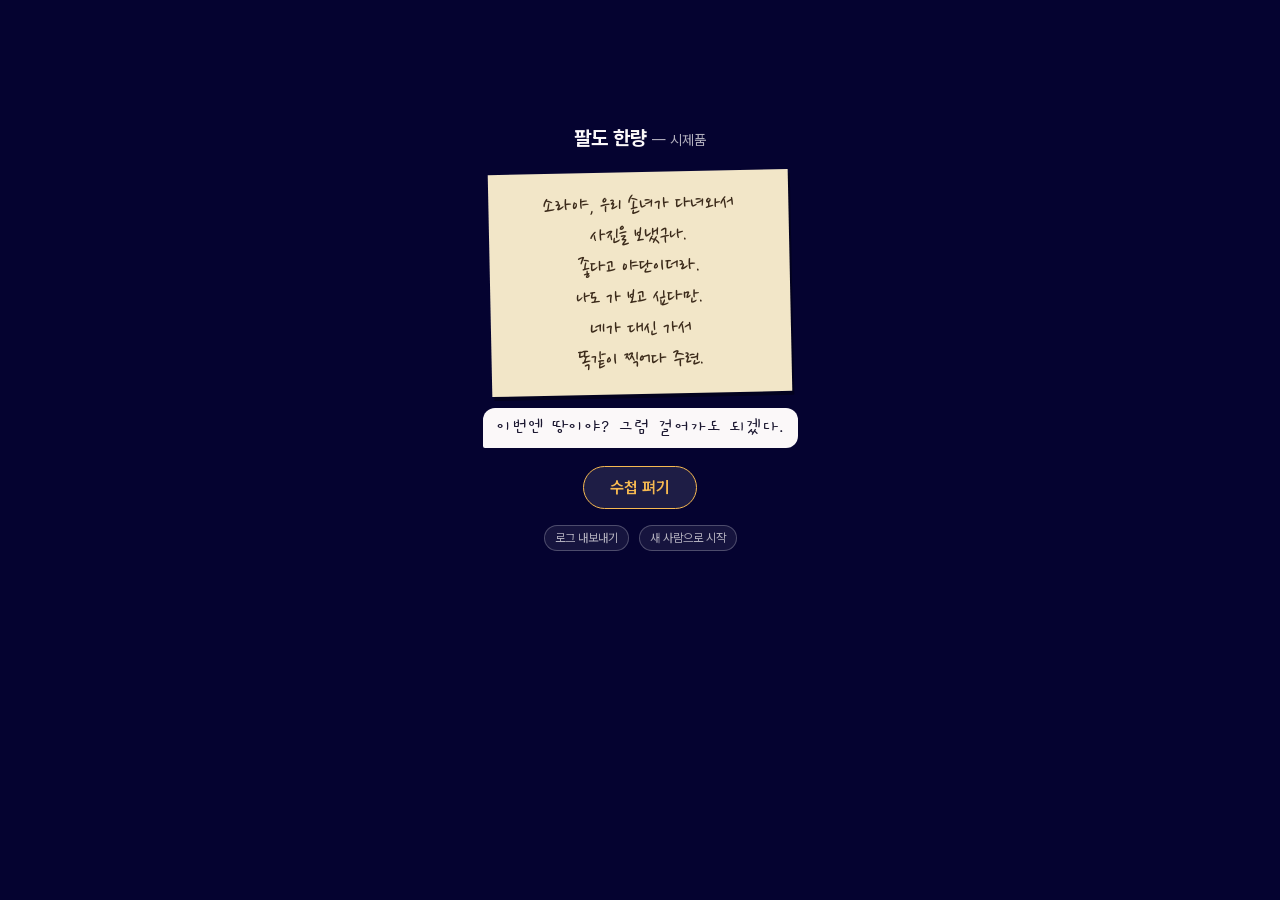
<file: docs/compare/index.html>
<!doctype html>
<html lang="ko">
<head>
<meta charset="utf-8">
<meta name="viewport" content="width=device-width, initial-scale=1, viewport-fit=cover">
<title>팔도 한량 — 시제품</title>
<link rel="stylesheet" href="../assets/fonts/pretendard/pretendardvariable-dynamic-subset.css">
<link rel="stylesheet" href="../assets/fonts/nanum-pen-script/400.css">
<link rel="stylesheet" href="../assets/fonts/gaegu/400.css">
<link rel="stylesheet" href="style.css">
</head>
<body>
<main id="app">
  <p id="notice" hidden></p>
  <section data-screen="start" hidden></section>
  <section data-screen="journal" hidden></section>
  <section data-screen="place" hidden></section>
  <section data-screen="result" hidden></section>
  <section data-screen="ask" hidden></section>
  <section data-screen="broken" hidden></section>
</main>
<!-- 해 계산. 보통 스크립트라 모듈보다 먼저 읽는다. 못 읽으면 성산의 하늘은 연출로 바뀐다. -->
<script src="../assets/sun.js"></script>
<script type="module" src="main.js"></script>
</body>
</html>
</file>
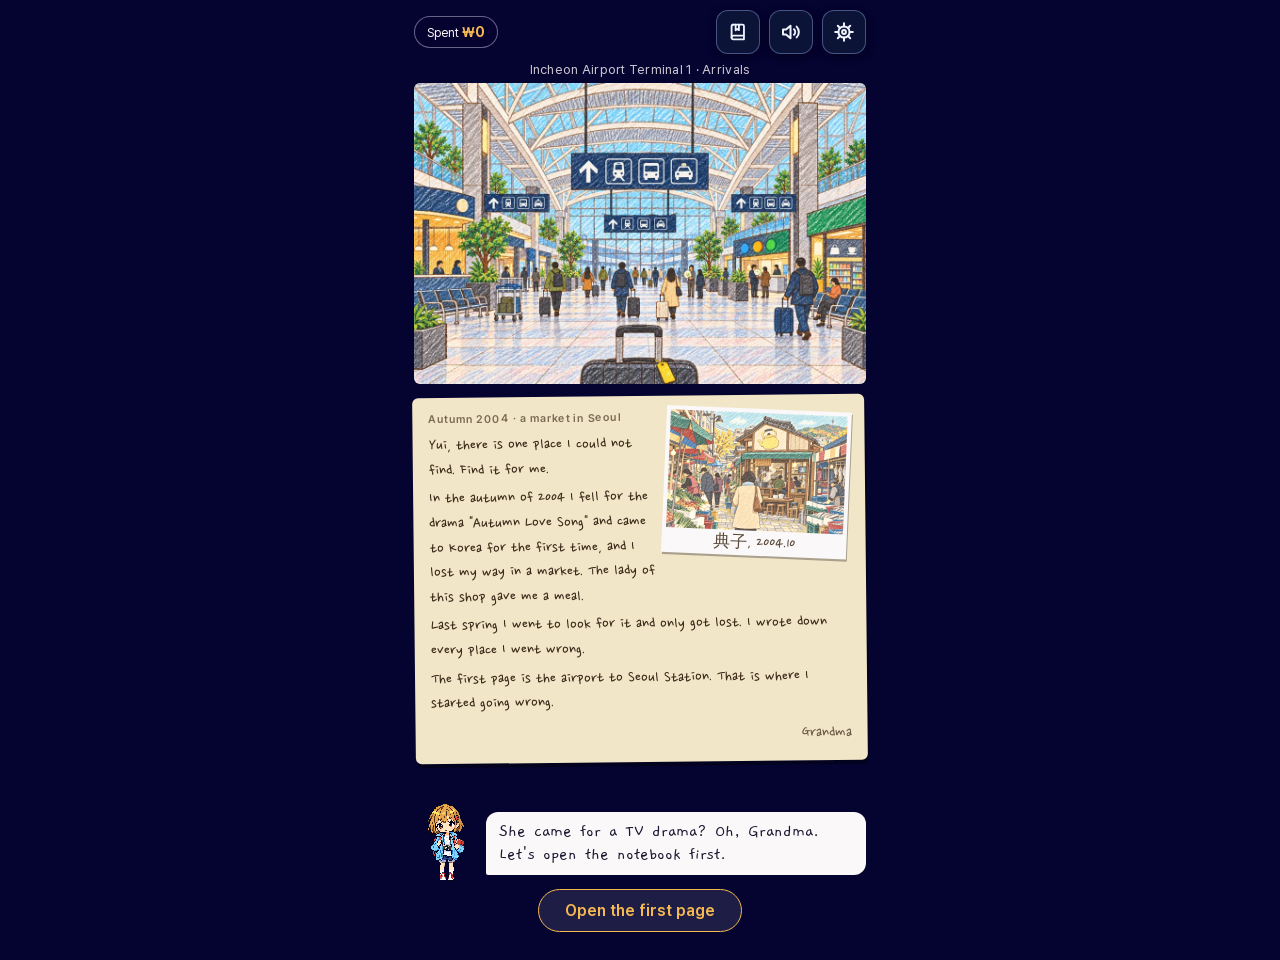
<file: docs/trip/index.html>
<!doctype html>
<html lang="ko">
<head>
<meta charset="utf-8">
<meta name="viewport" content="width=device-width, initial-scale=1, viewport-fit=cover">
<title>Korea Oddity — 할머니의 수첩</title>
<link rel="stylesheet" href="../assets/fonts/pretendard/pretendardvariable-dynamic-subset.css">
<link rel="stylesheet" href="../assets/fonts/nanum-pen-script/400.css">
<link rel="stylesheet" href="../assets/fonts/gaegu/400.css">
<link rel="stylesheet" href="style.css">
</head>
<body>
<main id="app">
  <!-- 위쪽 단추 줄: 우주 한량(1권)의 유리 단추와 아이콘. 왼쪽은 유이의 지갑이다. -->
  <header id="top">
    <div id="wallet" class="glass"></div>
    <nav id="nav">
      <button id="journalButton"></button>
      <button id="soundButton"></button>
      <button id="settingsButton"></button>
    </nav>
  </header>
  <section id="screen"></section>
</main>

<div id="journal" class="sheet"><div>
  <h1 id="journalTitle"></h1>
  <section id="journalBody"></section>
  <button id="closeJournal" class="closer"></button>
</div></div>

<!-- 설정: 1권의 설정 창과 같은 꼴. 갈래는 Options, Help, About 이다. -->
<div id="settings" class="sheet"><div>
  <h1 id="settingsTitle"></h1>
  <div id="settingsTabs" role="tablist"><button role="tab" data-tab="options">Options</button><button role="tab" data-tab="help">Help</button><button role="tab" data-tab="about">About</button></div>
  <section data-tab="options"><dl>
    <dt>언어 · Language</dt><dd id="langRow"><button data-lang="ko" lang="ko">한국어</button><button data-lang="en" lang="en">English</button><button data-lang="ja" lang="ja">日本語</button><button data-lang="zh" lang="zh-Hans">中文</button></dd>
    <dt id="soundTerm"></dt><dd><button id="soundSwitch"></button></dd>
    <dt id="testTerm"></dt><dd><button id="restartButton"></button></dd>
  </dl></section>
  <section data-tab="help" hidden><p id="helpLead"></p><dl id="helpList"></dl></section>
  <section data-tab="about" hidden><dl id="aboutList"></dl></section>
  <button id="closeSettings" class="closer"></button>
</div></div>

<script type="module" src="main.js"></script>
</body>
</html>
</file>
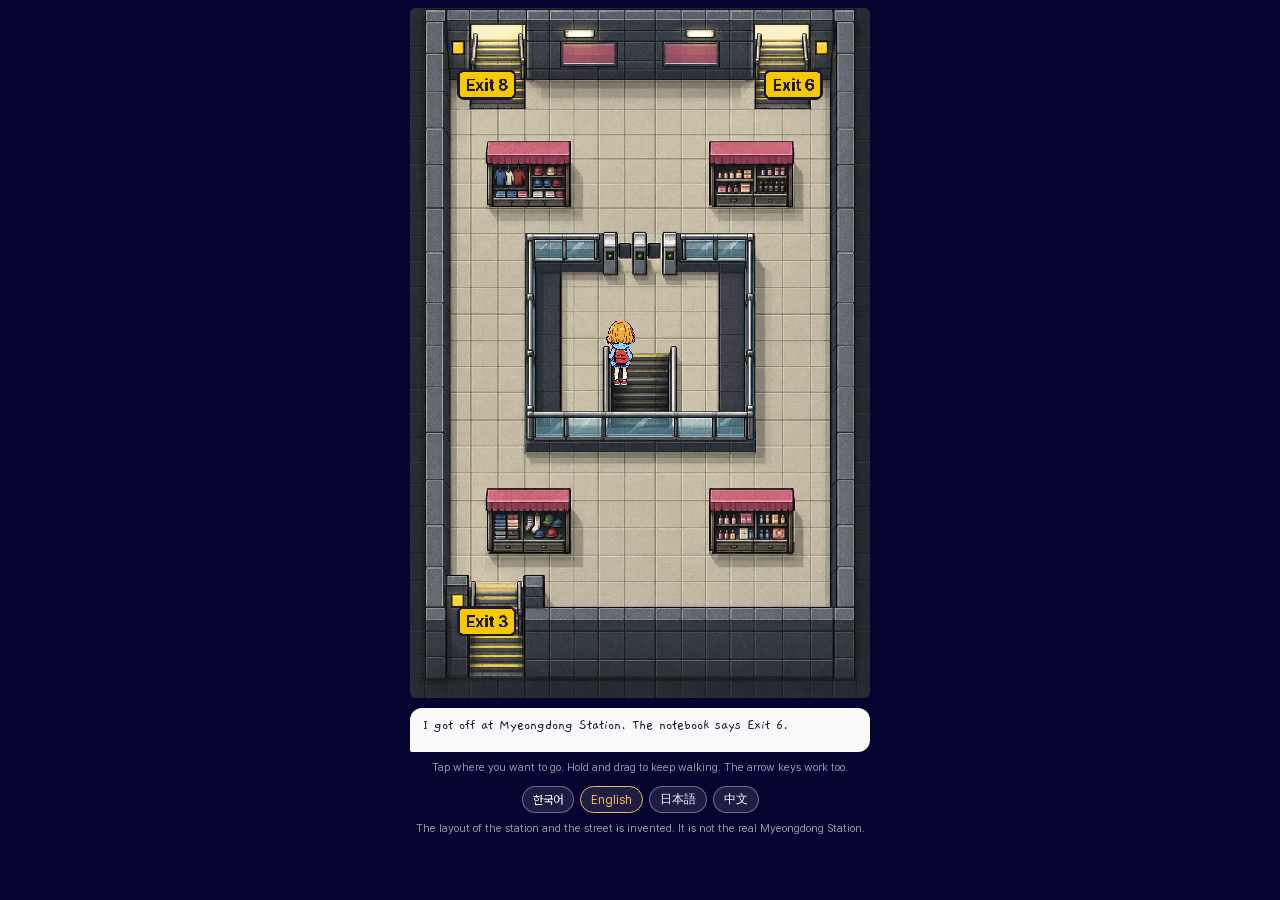
<file: docs/walk/index.html>
<!doctype html>
<html lang="ko">
<head>
<meta charset="utf-8">
<meta name="viewport" content="width=device-width, initial-scale=1, viewport-fit=cover">
<title>Korea Oddity — 명동역 걷기 시험판</title>
<link rel="stylesheet" href="../assets/fonts/pretendard/pretendardvariable-dynamic-subset.css">
<link rel="stylesheet" href="../assets/fonts/gaegu/400.css">
<link rel="stylesheet" href="style.css">
</head>
<body>
<main id="app">
  <!-- 지도 하나가 세로 화면에 통째로 보인다. 유이는 그 위를 걷는다. -->
  <div id="stage">
    <canvas id="map" width="768" height="1152"></canvas>
    <div id="overlay" hidden><img id="overlayArt" alt="" draggable="false"></div>
  </div>
  <p id="bubble" class="yui"></p>
  <p id="result" hidden></p>
  <button id="again" class="main" hidden></button>
  <p id="hint" class="note"></p>
  <p id="langs"><button data-lang="ko" lang="ko">한국어</button><button data-lang="en" lang="en">English</button><button data-lang="ja" lang="ja">日本語</button><button data-lang="zh" lang="zh-Hans">中文</button></p>
  <p id="note" class="note"></p>
</main>
<script type="module" src="main.js"></script>
</body>
</html>
</file>
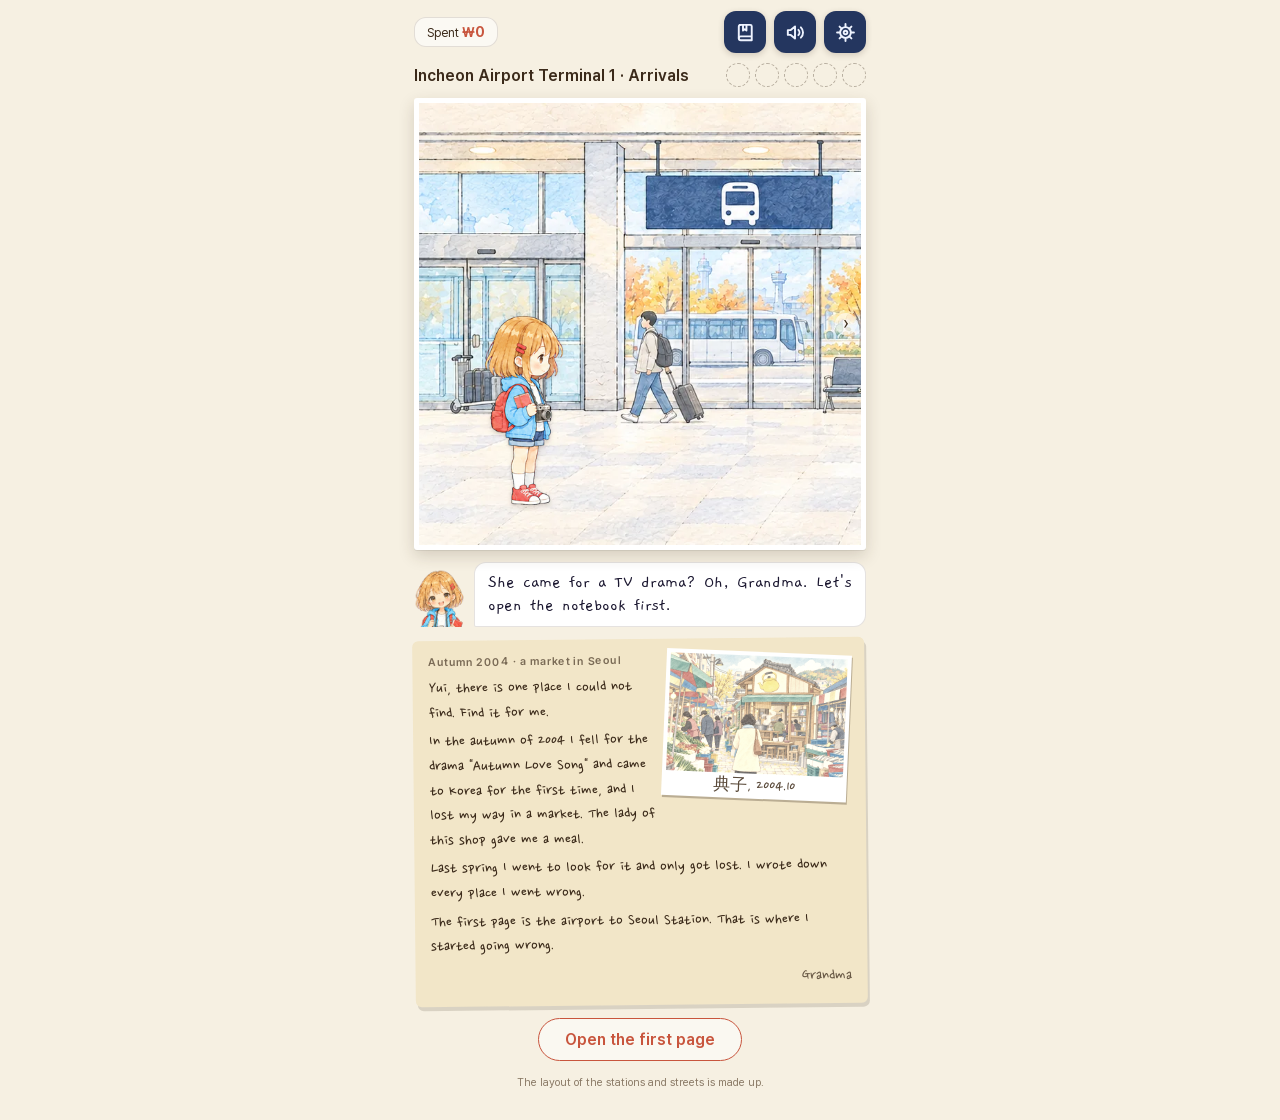
<file: docs/water/index.html>
<!doctype html>
<html lang="ko">
<head>
<meta charset="utf-8">
<meta name="viewport" content="width=device-width, initial-scale=1, viewport-fit=cover">
<title>Korea Oddity — 할머니의 수첩</title>
<link rel="stylesheet" href="../assets/fonts/pretendard/pretendardvariable-dynamic-subset.css">
<link rel="stylesheet" href="../assets/fonts/nanum-pen-script/400.css">
<link rel="stylesheet" href="../assets/fonts/gaegu/400.css">
<link rel="stylesheet" href="style.css">
</head>
<body>
<main id="app">
  <!-- 위쪽 줄: 왼쪽은 유이의 지갑, 오른쪽은 수첩, 효과음, 설정. 아이콘은 우주 한량(1권)의 것이다. -->
  <header id="top">
    <div id="wallet"></div>
    <nav id="nav">
      <button id="journalButton"></button>
      <button id="soundButton"></button>
      <button id="settingsButton"></button>
    </nav>
  </header>
  <!-- 지금 있는 곳과 이 쪽에서 모은 것 -->
  <div id="where">
    <h1 id="place"></h1>
    <div id="found"></div>
  </div>
  <section id="screen"></section>
  <p id="note" class="note"></p>
</main>

<div id="journal" class="modal"><div>
  <h1 id="journalTitle"></h1>
  <section id="journalBody"></section>
  <button id="closeJournal" class="closer"></button>
</div></div>

<!-- 설정: 1권의 설정 창과 같은 꼴. 머리에 판 번호와 글자 크기 단추, 갈래는 Options, Help, Changes, About 이다. -->
<div id="settings" class="modal"><div>
  <div class="sheetHead"><h1 id="settingsTitle"></h1><small id="appVersion"></small><div class="textSize" role="group"><button data-way="-1">가<span aria-hidden="true">−</span></button><button data-way="1">가<span aria-hidden="true">+</span></button></div></div>
  <div id="settingsTabs" role="tablist"><button role="tab" data-tab="options">Options</button><button role="tab" data-tab="help">Help</button><button role="tab" data-tab="news">Changes</button><button role="tab" data-tab="about">About</button></div>
  <section data-tab="options"><dl>
    <dt>언어 · Language</dt><dd id="langRow"><button data-lang="ko" lang="ko">한국어</button><button data-lang="en" lang="en">English</button><button data-lang="ja" lang="ja">日本語</button><button data-lang="zh" lang="zh-Hans">中文</button></dd>
    <dt id="soundTerm"></dt><dd><button id="soundSwitch"></button></dd>
    <dt id="testTerm"></dt><dd><button id="restartButton"></button></dd>
  </dl></section>
  <section data-tab="help" hidden><p id="helpLead"></p><dl id="helpList"></dl></section>
  <section data-tab="news" hidden><p id="newsStarted"></p><ul id="newsList"></ul></section>
  <section data-tab="about" hidden><dl id="aboutList"></dl></section>
  <button id="closeSettings" class="closer"></button>
</div></div>

<script src="../assets/changes.js"></script>
<script type="module" src="main.js"></script>
</body>
</html>
</file>
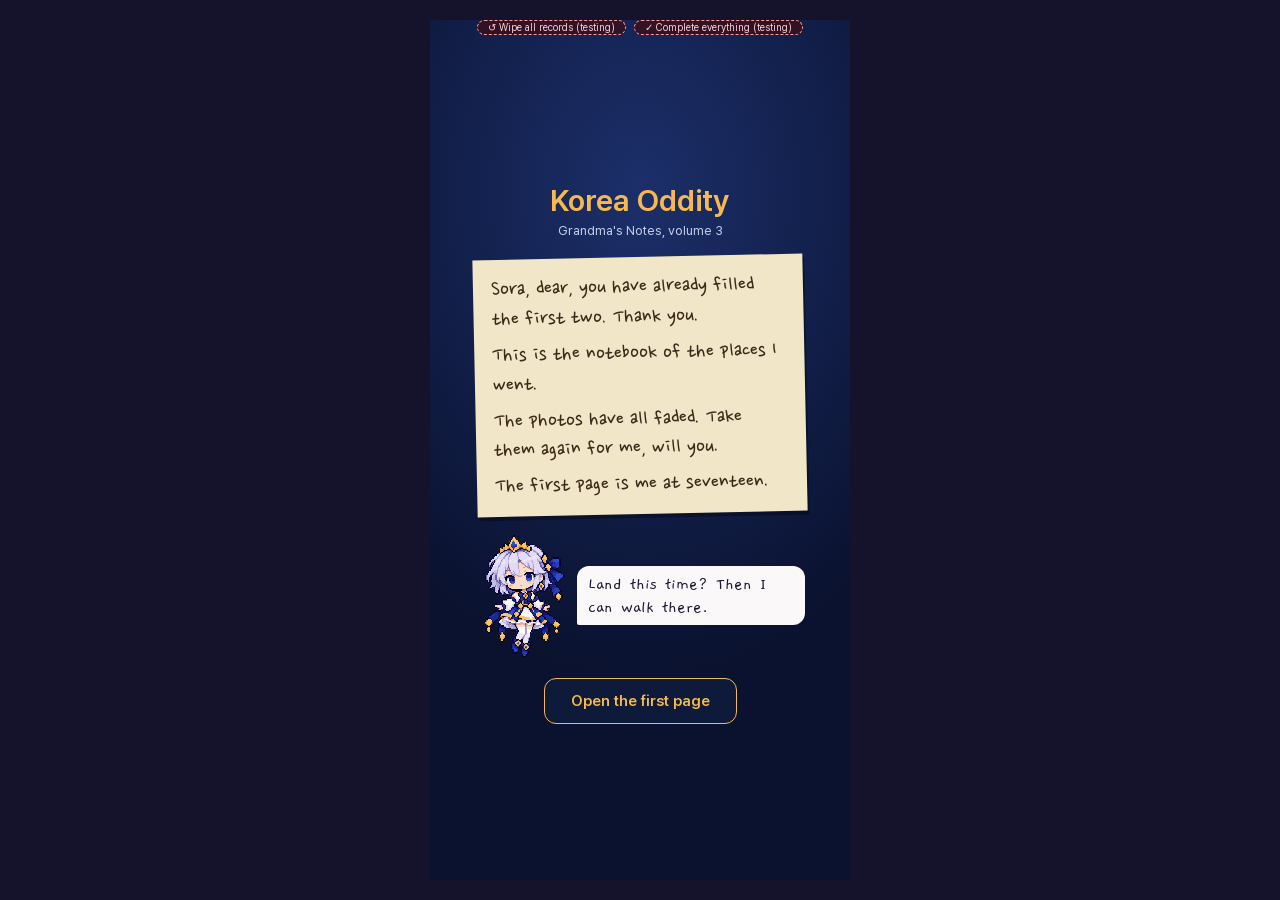
<file: docs/overlay-proto.html>
<!doctype html>
<html lang="ko">
<head>
<meta charset="utf-8">
<meta name="viewport" content="width=device-width, initial-scale=1, maximum-scale=1, user-scalable=no">
<title>팔도 한량 사진 포개기 손맛 시험</title>
<style>
/* 손맛만 보려고 만든 시험판이다. 게임 코드가 아니다. 땅 그림은 임시로 그린 것이고, 절기 날짜는 어림이다. */
:root{--night:#050330;--navy:#1a2894;--gold:#f6b951;--white:#fbf8f9;--lav:#e2daf6;--paper:#f2e6c8;--ink:#3b2a1a}
*{box-sizing:border-box;-webkit-tap-highlight-color:transparent}
html,body{margin:0;height:100%;background:#15122b;overflow:hidden;overscroll-behavior:none}
body{display:grid;place-items:center;font-family:"Pretendard Variable",Pretendard,"Segoe UI","Malgun Gothic",sans-serif;color:var(--white);user-select:none;-webkit-user-select:none}
#ph{position:relative;width:min(100vw,420px);height:min(100dvh,860px);overflow:hidden;background:#141c7c}
#ph>*{position:absolute}
canvas.full{inset:0;width:100%;height:100%;pointer-events:none}
.glass{background:rgba(5,3,48,.6);border:1px solid rgba(226,218,246,.45);border-radius:16px}
#date{top:14px;left:16px;pointer-events:none;text-shadow:0 1px 6px rgba(5,3,48,.7)}
#date b{display:block;font-size:34px;font-weight:600;letter-spacing:-.02em;line-height:1.1}
#date{max-width:46%}
#date span{display:block;font-size:13px;line-height:1.3}
/* 영어는 절기와 지명이 길어 단추 줄 밑으로 내려 화면 너비를 다 쓴다. */
:lang(en) #date{max-width:calc(100% - 32px)}
:lang(en) #date span{margin-top:10px}
#name{top:112px;left:16px;font-size:12px;padding:4px 10px;pointer-events:none}
/* 위쪽 단추 줄과 설정 창: 우주 한량(1권)의 유리 단추와 아이콘(assets/ui/icon-*.svg)을 그대로 옮겼다. */
#nav{top:14px;right:14px;display:flex;gap:9px}
#nav button,#settings button{border:1px solid #9fb4ff66;border-radius:12px;background:#0d1a3acc;box-shadow:0 2px 10px #0006;color:#eef3ff;font:inherit}
#nav button{display:inline-flex;flex-direction:column;align-items:center;justify-content:center;gap:1px;width:44px;min-height:44px;padding:0;font-size:0}
#nav button::before{content:"";flex:none;width:24px;height:24px;background:center / contain no-repeat}
#nav button:active,#settings button:active{border-color:var(--gold);background:#1c2f6ae6}
#nav #journalButton{font-size:9px;font-weight:600;line-height:1;font-variant-numeric:tabular-nums}
#nav #journalButton::before{width:19px;height:19px;background-image:url("assets/ui/icon-journal.svg")}
#nav #soundButton::before{background-image:url("assets/ui/icon-sound-on.svg")}
#nav #soundButton.off::before{background-image:url("assets/ui/icon-sound-off.svg")}
#nav #bgmButton::before{background-image:url("assets/ui/icon-music-on.svg")}
#nav #bgmButton.off::before{background-image:url("assets/ui/icon-music-off.svg")}
#nav #settingsButton::before{background-image:url("assets/ui/icon-settings.svg")}
#nav .off{opacity:.8}
#toast{left:50%;bottom:150px;transform:translateX(-50%);padding:7px 13px;font-size:12px;white-space:nowrap;opacity:0;transition:opacity .3s;pointer-events:none}
/* 설정 창의 톤은 우주 한량(1권)의 설정과 같다: 남색 유리 판, 금빛 작은 제목, 고른 것은 금빛 테와 글자, 닫는 단추도 금빛 테. */
#settings{inset:0;background:#02070da8;backdrop-filter:blur(7px);-webkit-backdrop-filter:blur(7px);display:none;place-items:center}
#settings.on{display:grid}
#settings>div{width:calc(100% - 24px);max-width:560px;background:#0d1a3af2;color:#eef3ff;border:1px solid #9fb4ff66;border-radius:18px;padding:20px;box-shadow:0 30px 100px #000a}
#settings h1{margin:0 0 14px;font-size:24px;font-weight:600;line-height:1.3}
#settings dl{margin:0}
#settings dt{font-size:13px;font-weight:600;color:var(--gold);margin-top:12px}
#settings dt:first-child{margin-top:0}
#settings dd{margin:3px 0 0;font-size:13px;line-height:1.6;color:#c3cdea;display:flex;flex-wrap:wrap;gap:6px}
#settings button{min-height:36px;padding:6px 14px;font-size:13px;background:#182a5c99;box-shadow:none}
#settings dd button{margin-top:5px}
#settings #langRow{flex-wrap:nowrap;gap:4px}
#settings #langRow button{flex:1 1 0;min-width:0;padding:6px 0;font-size:12px;white-space:nowrap}
#settings button.on{border-color:var(--gold);color:var(--gold)}
#settings #closeSettings{margin-top:auto;width:100%;min-height:44px;border-color:var(--gold);color:var(--gold);font-weight:600;background:#0d1a3a}
/* 설정의 갈래: Options 와 Changes. 1권의 설정에서 가져온 꼴이다. */
#settings>div{height:min(640px,calc(min(100dvh,860px) * .9));display:flex;flex-direction:column}   /* 어느 갈래를 열어도 창의 크기가 같다(1권) */
#settingsTabs{display:flex;gap:6px;margin:0 0 14px}
#settings #settingsTabs button{flex:1 1 0;min-width:0;min-height:38px;padding:6px 2px;font-size:12px}
#settings #settingsTabs button[aria-selected="true"]{border-color:var(--gold);color:var(--gold);font-weight:600}
#settings section{overflow-y:auto;min-height:0;margin-bottom:12px;padding-right:8px;scrollbar-width:thin;scrollbar-color:#9fb4ff66 #0000}
#settings section[hidden]{display:none}
#settings p{margin:0 0 12px;font-size:13px;line-height:1.7;color:#c3cdea}
:lang(ko) #settings dd,:lang(ko) #settings p{word-break:keep-all}
#aboutTitle{margin:6px 0 16px;text-align:center}
#aboutTitle b{display:block;font-size:24px;font-weight:600;color:var(--gold);line-height:1.3}
#aboutTitle span{font-size:12px;color:#c3cdea}
/* 인트로: 수첩 첫 장의 쪽지(기획서 8절 "시작"). 처음 열 때 한 번 보인다. */
#intro{inset:0;display:none;flex-direction:column;align-items:center;justify-content:center;gap:18px;padding:34px 22px 28px;background:radial-gradient(120% 80% at 50% 20%,#1c2f6a,#0a1230 70%);color:#eef3ff;text-align:center}
#intro.on{display:flex}
#introTitle b{display:block;font-size:30px;font-weight:600;color:var(--gold);line-height:1.25}
#introTitle span{font-size:13px;color:#c3cdea}
#introNote{width:100%;max-width:330px;background:var(--paper);color:var(--ink);padding:16px 18px 14px;transform:rotate(-1.2deg);box-shadow:2px 4px 0 rgba(0,0,0,.35);text-align:left;font-family:"Nanum Pen Script","Gowun Batang",cursive;font-size:23px;line-height:1.3}
:lang(ja) #introNote{font-family:"Yomogi","Nanum Pen Script",cursive;font-size:17px;line-height:1.55}
:lang(zh-Hans) #introNote{font-family:"Ma Shan Zheng","Nanum Pen Script",cursive;font-size:20px;line-height:1.45}
#introNote p{margin:0 0 6px}
#introNote p:last-child{margin:0}
#introSora{display:flex;align-items:center;gap:6px;width:100%;max-width:330px}
#introSora img{width:96px;flex:none;image-rendering:pixelated}
#introSora span{background:var(--white);color:#1b1730;padding:7px 11px;border-radius:12px 12px 12px 2px;text-align:left;font-family:"Gaegu","Pretendard Variable",Pretendard,"Malgun Gothic",sans-serif;font-size:18px;line-height:1.25}
:lang(ko) #introSora span,:lang(ko) #bubble{word-break:keep-all}
#introGo{min-height:46px;padding:8px 26px;border:1px solid var(--gold);border-radius:12px;background:#0d1a3a;color:var(--gold);font:inherit;font-size:15px;font-weight:600}
#introGo:active{background:#1c2f6ae6}
/* 시험용 단추 둘: 1권의 것과 같은 꼴이다. 만드는 사람의 기기(localhost 나 파일)에서만 보인다. */
#testBar{top:0;left:50%;transform:translateX(-50%);display:flex;gap:8px;pointer-events:none}
#testBar[hidden]{display:none}
#testBar button{flex:none;white-space:nowrap;height:15px;padding:0 10px;border:1px dashed #ff9d9d;border-radius:10px;background:#3a0f1acc;color:#ffd0d0;font:inherit;font-size:10px;line-height:13px;pointer-events:auto}
#newsStarted{white-space:pre-line;margin:0 0 10px;font-size:12px;color:#c3cdea}
#newsList{margin:0;padding:0;list-style:none}
#newsList li{display:grid;grid-template-columns:38px 1fr;gap:0 6px;padding:7px 0;border-bottom:1px solid #9fb4ff22;font-size:14px;line-height:1.55;overflow-wrap:anywhere}
/* 한국어만 낱말 사이에서 줄을 바꾼다. 일본어와 중국어는 띄어쓰기가 없어 그렇게 하면 줄이 화면 밖으로 나간다. */
:lang(ko) #newsList li,:lang(ko) #newsStarted{word-break:keep-all}
#newsList time{color:var(--gold);font-size:12px;font-variant-numeric:tabular-nums;line-height:1.8}
/* 안내 줄: 지금 할 일 한 줄. 1권의 첫 안내(#guide)처럼 몇째인지와 할 일을 적고, 누를 것이 있으면 단추를 붙인다. */
#hint{left:50%;transform:translateX(-50%);display:flex;align-items:center;gap:8px;max-width:calc(100% - 20px);padding:6px 12px;font-size:12px;white-space:nowrap;transition:opacity .4s;pointer-events:none}
#hint i{font-style:normal;color:var(--gold);font-weight:600;font-variant-numeric:tabular-nums}
#hint.step{border-color:var(--gold);padding:5px 6px 5px 12px;font-size:13px}
#hint button{pointer-events:auto;min-height:30px;padding:4px 12px;border:1px solid var(--gold);border-radius:10px;background:#0d1a3acc;color:var(--gold);font:inherit;font-weight:600}
#hint button:active{background:#1c2f6ae6}
#memo{left:14px;max-width:70%;background:var(--paper);color:var(--ink);padding:6px 10px 5px;transform:rotate(-1.5deg);
  box-shadow:1px 2px 0 rgba(59,42,26,.4);pointer-events:none}
/* 손글씨 글꼴: 한국어는 나눔손글씨 펜, 일본어는 Yomogi, 중국어는 Ma Shan Zheng(모두 구글 글꼴, OFL). 메모는 고른 말 하나로만 적는다. */
#memo b{display:block;font-family:"Nanum Pen Script","Gowun Batang",cursive;font-weight:400;font-size:21px;line-height:1.15}
:lang(ja) #memo b,:lang(ja) #card .hand{font-family:"Yomogi","Nanum Pen Script",cursive;font-size:16px;line-height:1.3}
:lang(zh-Hans) #memo b,:lang(zh-Hans) #card .hand{font-family:"Ma Shan Zheng","Nanum Pen Script",cursive;font-size:18px;line-height:1.3}
#sora{left:10px;bottom:118px;width:84px;image-rendering:pixelated;pointer-events:none}   /* 크기는 layout() 이 화면 높이에 맞춰 다시 준다 */
#bubble{left:88px;bottom:190px;background:var(--white);color:#1b1730;padding:6px 10px;border-radius:12px 12px 12px 2px;
  font-family:"Gaegu","Pretendard Variable",Pretendard,"Malgun Gothic",sans-serif;font-size:18px;line-height:1.2;transition:opacity .25s;opacity:0;pointer-events:none}
#fly,#hit{touch-action:none;cursor:grab}
#fly{left:0;right:0;top:0;bottom:120px}
#hit{left:0;right:0;bottom:0;height:120px}
#flash{inset:0;background:#fff;opacity:0;pointer-events:none}
#post{left:50%;transform:translateX(-50%) rotate(-1.2deg);background:#f7efd9;color:var(--ink);padding:10px 10px 6px;
  box-shadow:0 10px 30px rgba(0,0,0,.5);display:none}
#post div{display:flex;gap:6px}
#post canvas{display:block;border:1px solid #cbb98c;border-radius:6px}
#post #pm,#post #pdm{display:none}
#post.three #pm{display:block}
#post.three #pdm{display:inline}
#post.three p{font-size:16px}
#post p{margin:6px 2px 0;display:flex;justify-content:space-between;font-family:"Nanum Pen Script","Gowun Batang",cursive;font-size:20px;line-height:1.1}
/* 수첩: 단추를 누르면 열린다. 지도와 칸 두 갈래. 종이와 제본은 2권의 화면 어림에서 가져왔다. */
#journal{inset:0;background:rgba(5,3,48,.62);display:none}
#journal.on{display:block}
#journal .book{position:absolute;left:12px;right:12px;top:12px;bottom:12px;background:var(--paper);color:var(--ink);border-radius:6px 14px 14px 6px;border-left:12px solid #6b4a2b;
  padding:14px 12px 0 12px;font-family:"Gowun Batang","Malgun Gothic",serif;box-shadow:0 10px 30px rgba(0,0,0,.5);display:flex;flex-direction:column;overflow:hidden}
#journal header{display:flex;align-items:baseline;gap:8px}
#journal h1{margin:0;font-size:19px}
#journal header small{font-size:12px;font-variant-numeric:tabular-nums}
#closeJournal{margin-left:auto;border:1px solid var(--ink);border-radius:8px;background:none;color:var(--ink);font:inherit;font-size:14px;width:34px;height:34px}
#journalTabs{display:flex;gap:4px;margin-top:8px;border-bottom:2px solid var(--ink)}
#journalTabs button{padding:5px 16px;border:1px solid var(--ink);border-bottom:0;border-radius:7px 7px 0 0;background:none;color:var(--ink);font:inherit;font-size:13px}
#journalTabs button.on{background:var(--ink);color:var(--paper)}
#journal section{flex:1;min-height:0;display:none;flex-direction:column}
#journal section.on{display:flex}
#mapCanvas{width:100%;flex:1;min-height:0;touch-action:none}
#mapCard{margin:0;padding:8px 2px 10px;border-top:1px dashed #b9a777;font-size:13px;line-height:1.45;min-height:84px}
#mapCard b{font-size:15px}
#mapCard button{margin-top:6px;border:1px solid var(--ink);border-radius:8px;background:var(--ink);color:var(--paper);font:inherit;font-size:13px;padding:6px 14px}
#journalList{overflow-y:auto;padding-bottom:12px}
#journalList h2{margin:12px 0 2px;font-size:13px;border-bottom:1px solid var(--ink)}
#journalList div{display:grid;grid-template-columns:26px 1fr auto;gap:0 6px;padding:5px 0;border-bottom:1px dashed #b9a777;font-size:13px;align-items:baseline}
#journalList div.done{background:rgba(246,185,81,.25)}
#journalList b.real::after{content:" ★";color:#b5803b}
#mapCard button+button{margin-left:6px;background:none;color:var(--ink)}
#journalList i{font-style:normal;font-size:11px;opacity:.7;font-variant-numeric:tabular-nums}
#journalList em{font-style:normal;font-size:11px;opacity:.75}
#journalList small{grid-column:2/4;font-size:11px;opacity:.7}
/* 이야기 카드와 가는 길: 접혀 있고 눌러야 펼쳐진다(기획서 4절). */
#chips{right:14px;display:grid;gap:6px;justify-items:end}
/* 내 사진: 관광객이 그 자리에서 정말 찍은 사진. 이 기기에만 남는다. */
#mine{inset:0;background:rgba(5,3,48,.62);display:none;place-items:center}
#mine.on{display:grid}
#mine>div{width:88%;background:var(--paper);color:var(--ink);border-radius:6px;padding:16px 16px 14px;box-shadow:0 10px 30px rgba(0,0,0,.5);font-family:"Gowun Batang","Malgun Gothic",serif}
#mine h1{margin:0 0 8px;font-size:18px;border-bottom:2px solid var(--ink);padding-bottom:6px}
#mine img{display:none;width:100%;border:1px solid #cbb98c;border-radius:6px;margin-bottom:8px}
#mine img.on{display:block}
#mine p{margin:6px 0;font-size:13px;line-height:1.55}
#mine .hand{font-family:"Nanum Pen Script","Gowun Batang",cursive;font-size:21px;line-height:1.2;min-height:1.2em}
#mine .row{display:flex;flex-wrap:wrap;gap:6px;margin-top:8px}
#mine button,#mine label{border:1px solid var(--ink);border-radius:8px;background:none;color:var(--ink);font:inherit;font-size:14px;padding:8px 14px;cursor:pointer}
#mine label input{display:none}
#mine #closeMine{margin-top:12px;width:100%;background:var(--ink);color:var(--paper)}
#cam{inset:0;background:#000;display:none}
#cam.on{display:block}
#cam video{position:absolute;inset:0;width:100%;height:100%;object-fit:cover}
#camGhost{position:absolute;left:50%;transform:translateX(-50%);border:3px solid var(--white);border-radius:12px;box-shadow:0 0 0 2000px rgba(5,3,48,.45);pointer-events:none}
#camHint{position:absolute;left:50%;top:14px;transform:translateX(-50%);padding:6px 12px;font-size:12px;white-space:nowrap}
#camBar{position:absolute;left:0;right:0;bottom:22px;display:flex;justify-content:center;align-items:center;gap:22px}
#camBar button{color:var(--white);font:inherit;font-size:13px;padding:9px 14px}
#camBar #camShoot{width:68px;height:68px;border-radius:50%;background:var(--white);border:4px solid var(--gold);padding:0}
#chips button{padding:7px 12px;color:var(--white);font:inherit;font-size:12px}
#card{inset:0;background:rgba(5,3,48,.62);display:none;place-items:center}
#card.on{display:grid}
#card>div{width:88%;background:var(--paper);color:var(--ink);border-radius:6px;padding:16px 16px 14px;box-shadow:0 10px 30px rgba(0,0,0,.5);font-family:"Gowun Batang","Malgun Gothic",serif}
#card h1{margin:0 0 8px;font-size:18px;border-bottom:2px solid var(--ink);padding-bottom:6px}
#card p{margin:6px 0;font-size:14px;line-height:1.6}
#card ol{margin:6px 0;padding-left:20px;font-size:14px;line-height:1.7}
#card .hand{font-family:"Nanum Pen Script","Gowun Batang",cursive;font-size:21px;line-height:1.2;margin-top:10px}
#card .quiz{border-top:1px dashed #b9a777;margin-top:10px;padding-top:8px}
#card .pick{display:flex;gap:6px;margin-top:6px}
#card button{border:1px solid var(--ink);border-radius:8px;background:none;color:var(--ink);font:inherit;font-size:14px;padding:7px 14px}
#card button.right{background:var(--gold);border-color:var(--gold)}
#card button.wrong{opacity:.45;text-decoration:line-through}
#card #closeCard{margin-top:14px;width:100%;background:var(--ink);color:var(--paper)}
#chips #again{display:none}   /* 찍은 뒤에만 보인다. 다음에 할 일이 아니라 되돌리는 단추라 작은 단추들 끝에 둔다 */
</style>
<!-- 글씨는 1권, 2권과 같은 세 벌이다: 화면은 Pretendard, 할머니는 나눔손글씨 펜, 소라는 개구. 파일을 함께 싣는다. -->
<link rel="stylesheet" href="assets/fonts/pretendard/pretendardvariable-dynamic-subset.css">
<link rel="stylesheet" href="assets/fonts/nanum-pen-script/400.css">
<link rel="stylesheet" href="assets/fonts/gaegu/400.css">
<!-- 일본어와 중국어의 손글씨만 구글 글꼴 서버에서 받는다(임시). -->
<link rel="preconnect" href="https://fonts.googleapis.com">
<link href="https://fonts.googleapis.com/css2?family=Yomogi&family=Ma+Shan+Zheng&display=swap" rel="stylesheet">
</head>
<body>
<div id="ph">
  <canvas id="scene" class="full"></canvas>
  <canvas id="dial" class="full"></canvas>
  <div id="memo"><b></b></div>
  <img id="sora" src="mock/sora.png" alt="소라">
  <div id="bubble"></div>
  <div id="date"><b></b><span></span></div>
  <div id="name" class="glass"></div>
  <div id="hint" class="glass"></div>
  <div id="fly"></div>
  <div id="hit"></div>
  <nav id="nav">
    <button id="journalButton"></button>
    <button id="soundButton"></button>
    <button id="bgmButton"></button>
    <button id="settingsButton"></button>
  </nav>
  <div id="chips"><button id="storyButton" class="glass"></button><button id="routeButton" class="glass"></button><button id="mineButton" class="glass"></button><button id="again" class="glass"></button></div>
  <div id="toast" class="glass"></div>
  <div id="post"><div><canvas id="pl"></canvas><canvas id="pr"></canvas><canvas id="pm"></canvas></div><p><span id="pd0"></span><span id="pd"></span><span id="pdm"></span></p></div>
  <div id="flash"></div>
  <div id="journal"><div class="book">
    <header><h1 id="journalTitle"></h1><small id="journalCount"></small><button id="closeJournal" aria-label="닫기">✕</button></header>
    <div id="journalTabs"><button data-tab="map"></button><button data-tab="list"></button></div>
    <section data-tab="map"><canvas id="mapCanvas"></canvas><p id="mapCard"></p></section>
    <section data-tab="list" id="journalList"></section>
  </div></div>
  <div id="mine"><div>
    <h1 id="mineTitle"></h1>
    <img id="mineShow" alt="">
    <p class="hand" id="mineSay"></p>
    <p id="mineNote"></p>
    <div class="row"><button id="mineCam"></button><label><span id="mineFileText"></span><input id="mineFile" type="file" accept="image/*"></label><button id="mineDrop"></button></div>
    <button id="closeMine"></button>
  </div></div>
  <div id="cam">
    <video id="camVideo" playsinline muted></video>
    <canvas id="camGhost"></canvas>
    <div id="camHint" class="glass"></div>
    <div id="camBar"><button id="camToggle" class="glass"></button><button id="camShoot" aria-label="찍기"></button><button id="camClose" class="glass"></button></div>
  </div>
  <div id="card"><div><h1 id="cardTitle"></h1><div id="cardBody"></div><button id="closeCard"></button></div></div>
  <div id="settings"><div>
    <h1 id="settingsTitle"></h1>
    <div id="settingsTabs" role="tablist"><button role="tab" data-tab="options">Options</button><button role="tab" data-tab="help">Help</button><button role="tab" data-tab="news">Changes</button><button role="tab" data-tab="about">About</button></div>
    <section data-tab="news" hidden><p id="newsStarted"></p><ul id="newsList"></ul></section>
    <section data-tab="options"><dl>
      <dt>언어 · Language</dt><dd id="langRow"><button data-lang="ko" lang="ko">한국어</button><button data-lang="en" lang="en">English</button><button data-lang="ja" lang="ja">日本語</button><button data-lang="zh" lang="zh-Hans">中文</button></dd>
      <dt id="soundTerm"></dt><dd><button id="soundSwitch"></button><button id="musicSwitch"></button></dd><dd id="soundNote"></dd>
    </dl></section>
    <section data-tab="help" hidden><p id="helpLead"></p><dl id="helpList"></dl></section>
    <section data-tab="about" hidden><div id="aboutTitle"><b></b><span></span></div><dl id="aboutList"></dl></section>
    <button id="closeSettings"></button>
  </div></div>
  <div id="intro">
    <div id="introTitle"><b></b><span></span></div>
    <div id="introNote"></div>
    <div id="introSora"><img src="mock/sora.png" alt=""><span></span></div>
    <button id="introGo"></button>
  </div>
  <div id="testBar" hidden><button id="testReset"></button><button id="testAll"></button></div>
</div>
<script src="assets/music.js"></script>
<script src="assets/squares.js"></script>
<script src="assets/sun.js"></script>
<script src="assets/coast.js"></script>
<script src="assets/changes.js"></script>
<script>
const $ = id => document.getElementById(id);
const ph = $('ph'), scene = $('scene'), dial = $('dial'), fly = $('fly'), hit = $('hit');
const clamp = (v, a, b) => Math.max(a, Math.min(b, v));
const mod = (v, n) => ((v % n) + n) % n;
const smooth = t => t * t * (3 - 2 * t);

// ── 말 ──────────────────────────────────────────────────────────────
// 한국어, 일본어, 중국어(간체). 설정에서 고르고, 고르지 않으면 기기의 말을 따른다. 1권과 같은 방식이다.
// 지명과 절기는 고른 말 하나로만 적는다. 한자와 한글을 나란히 적지 않는다(사용자, 2026.10.7).
// 단추 이름은 1권의 사전에서 가져왔고, 나머지는 번역 시험 2차의 글과 임시 번역이다. 원어민이 보지 않았다.
const LANG_KEY = 'koreaoddity.lang.v1';
const TEXT = {
  ko: { started: '만들기 시작한 날: {y}년 {m}월 {d}일', days: '팔도 유람 오늘로 {n}일째', markGood: '좋은 때', markToday: '오늘', hint: '화면을 끌어 사진과 그 자리를 포개 보렴', good: '좋은 때로', today: '오늘로', again: '다시 찾기',
    sunset: '해 짐', month: '월', sound: '효과음', music: '배경 음악', settings: '설정', close: '닫기', soundTerm: '소리', on: '켜짐', off: '꺼짐',
    soundNote: '배경 음악은 스무 곡이 돌아가며 흐릅니다. 위쪽의 스피커 단추와 음표 단추로도 켜고 끕니다.', noJournal: '수첩은 아직 없습니다.', mine: '내 사진', mineTitle: '내가 찍은 사진', mineCam: '그 자리에서 찍기', mineFile: '사진첩에서 고르기', mineDrop: '지우기', mineNote: '정말 다녀왔다면 그 자리에서 찍은 사진을 붙여 보렴. 사진은 이 기기에만 남는다.',
    mineThanks: '정말 다녀왔구나. 고맙다.', camHint: '할머니의 사진과 풍경을 포개어 찍어 보렴', camGhostOn: '사진 겹치기', camGhostOff: '사진 끄기', camClose: '닫기', camNo: '이 브라우저에서는 카메라를 열 수 없습니다. 사진첩에서 골라 주세요.', visited: '다녀온 곳', hush: '쉬잇~',
    journalTitle: '할머니의 수첩 3권', tabMap: '지도', tabList: '칸', went: '갔다', saw: '봤다', missed: '못 봤다', go: '가기', here: '지금 이 자리입니다.',
    noArt: '이 칸은 아직 그림이 없습니다.', pick: '점을 누르면 그 칸이 보입니다.', rough: '자리는 어림입니다.',
    story: '이야기', route: '가는 길', quizHead: '맞혀 보렴.', right: '맞았다. 꼼꼼히 읽었구나.', wrong: '답은 "{}". 다음에 또 맞혀 보렴.', check: '가기 전에 확인하렴.', routeLocked: '사진을 포개 찍으면 가는 길이 붙습니다.', guide2: '이야기를 읽어 보렴', guide3: '가는 길도 보아 두렴', guide4: '다음 장으로 넘어가렴', guide5: '시험판은 여기까지란다', journal: '수첩',
    regions: { '서울·경기·인천': '서울·경기·인천', '강원': '강원', '충청': '충청', '전라': '전라', '경상': '경상', '제주': '제주', '섬과 끝': '섬과 끝' } },
  ja: { started: '作りはじめた日: {y}年{m}月{d}日', days: '八道めぐり、今日で{n}日目', markGood: 'いい季節', markToday: '今日', hint: '画面を引いて、写真とその場所を重ねてごらん', good: 'いい季節へ', today: '今日へ', again: 'もう一度さがす',
    sunset: '日の入り', month: '月', sound: '効果音', music: '音楽', settings: '設定', close: '閉じる', soundTerm: '音', on: 'オン', off: 'オフ',
    soundNote: '音楽は二十曲が順に流れます。上のスピーカーと音符のボタンでもオン・オフできます。', noJournal: '手帳はまだありません。', mine: 'わたしの写真', mineTitle: 'わたしが撮った写真', mineCam: 'その場所で撮る', mineFile: 'アルバムから選ぶ', mineDrop: '消す', mineNote: 'ほんとうに行ってきたなら、その場所で撮った写真を貼ってごらん。写真はこの端末にだけ残る。',
    mineThanks: 'ほんとうに行ってきたんだね。ありがとう。', camHint: 'おばあちゃんの写真と景色を重ねて撮ってごらん', camGhostOn: '写真を重ねる', camGhostOff: '写真を消す', camClose: '閉じる', camNo: 'このブラウザではカメラを開けません。アルバムから選んでください。', visited: '行った場所', hush: 'しーっ',
    journalTitle: 'おばあちゃんの手帳 3巻', tabMap: '地図', tabList: 'マス', went: '行った', saw: '見た', missed: '見られなかった', go: '行く', here: '今いる場所です。',
    noArt: 'このマスはまだ絵がありません。', pick: '点を押すとそのマスが見えます。', rough: '場所はおおよそです。',
    story: '物語', route: '行き方', quizHead: '当ててごらん。', right: '正解だよ。ていねいに読んだね。', wrong: '答えは「{}」。次にまた当ててごらん。', check: '行く前に確かめてごらん。', routeLocked: '写真を重ねて撮ると、行き方がつきます。', guide2: '物語を読んでごらん', guide3: '行き方も見ておいで', guide4: '次のページへ進んでごらん', guide5: 'テスト版はここまでだよ', journal: '手帳',
    regions: { '서울·경기·인천': 'ソウル・京畿・仁川', '강원': '江原', '충청': '忠清', '전라': '全羅', '경상': '慶尚', '제주': '済州', '섬과 끝': '島と果て' } },
  zh: { started: '开始制作的日子：{y}年{m}月{d}日', days: '八道游览，今天是第{n}天', markGood: '好时节', markToday: '今天', hint: '拖动画面，把照片和那个地方叠在一起吧', good: '去好时节', today: '回到今天', again: '再找一次',
    sunset: '日落', month: '月', sound: '音效', music: '背景音乐', settings: '设置', close: '关闭', soundTerm: '声音', on: '开', off: '关',
    soundNote: '背景音乐有二十首，轮流播放。也可以用上方的喇叭按钮和音符按钮开关。', noJournal: '笔记本还没有。', mine: '我的照片', mineTitle: '我拍的照片', mineCam: '在那个地方拍', mineFile: '从相册里选', mineDrop: '删除', mineNote: '要是真的去过，就把在那儿拍的照片贴上来吧。照片只留在这台设备里。',
    mineThanks: '真的去过啦。谢谢你呀。', camHint: '把奶奶的照片和风景叠在一起拍吧', camGhostOn: '叠上照片', camGhostOff: '关掉照片', camClose: '关闭', camNo: '这个浏览器打不开相机。请从相册里选。', visited: '去过的地方', hush: '嘘～',
    journalTitle: '奶奶的笔记本 第3本', tabMap: '地图', tabList: '格', went: '去过', saw: '看过', missed: '没看到', go: '前往', here: '现在就在这里。',
    noArt: '这一格还没有图。', pick: '点一下圆点，就能看到那一格。', rough: '位置是大概的。',
    story: '故事', route: '怎么去', quizHead: '猜猜看吧。', right: '答对啦。读得真仔细呀。', wrong: '答案是“{}”。下次再来猜猜吧。', check: '去之前先确认一下吧。', routeLocked: '把照片叠好拍下来，就会附上去的路。', guide2: '读读故事吧', guide3: '也看看怎么去吧', guide4: '翻到下一页吧', guide5: '试用版就到这里啦', journal: '笔记本',
    regions: { '서울·경기·인천': '首尔·京畿·仁川', '강원': '江原', '충청': '忠清', '전라': '全罗', '경상': '庆尚', '제주': '济州', '섬과 끝': '岛屿与尽头' } },
  en: { started: 'Making began: {m}/{d}/{y}', days: 'Day {n} of roaming the eight provinces', markGood: 'Best time', markToday: 'Today', hint: 'Drag the view and lay the photo over the place', good: 'To the best time', today: 'To today', again: 'Find it again',
    sunset: 'Sunset', month: '', months: 'Jan Feb Mar Apr May Jun Jul Aug Sep Oct Nov Dec'.split(' '), sound: 'Sound', music: 'Music', settings: 'Settings', close: 'Close', soundTerm: 'Sound', on: 'on', off: 'off',
    soundNote: 'Twenty tunes play in turn. The speaker and note buttons at the top switch them too.', noJournal: 'There is no notebook yet.', mine: 'My photo', mineTitle: 'The photo I took', mineCam: 'Shoot on the spot', mineFile: 'Pick from the album', mineDrop: 'Remove', mineNote: 'If you have really been there, add the photo you took on the spot. It stays on this device only.',
    mineThanks: 'So you really went. Thank you.', camHint: "Lay Grandma's photo over the view and shoot", camGhostOn: 'Show the photo', camGhostOff: 'Hide the photo', camClose: 'Close', camNo: 'This browser cannot open the camera. Please pick from the album.', visited: 'Visited', hush: 'Shh~',
    journalTitle: "Grandma's Notes, volume 3", tabMap: 'Map', tabList: 'Squares', went: 'Went', saw: 'Saw', missed: 'Missed', go: 'Go', here: 'You are here now.',
    noArt: 'This square has no picture yet.', pick: 'Press a dot to see that square.', rough: 'The position is rough.',
    story: 'Story', route: 'Directions', quizHead: 'Have a guess.', right: 'Right. You read it with care.', wrong: 'The answer is "{}". Have another guess next time.', check: 'Check before you go.', routeLocked: 'Lay the photo over the view and take it, and the directions are added.', guide2: 'Now read the story', guide3: 'Have a look at the directions too', guide4: 'Turn to the next page', guide5: 'The prototype ends here', journal: 'Notebook',
    regions: { '서울·경기·인천': 'Seoul, Gyeonggi, Incheon', '강원': 'Gangwon', '충청': 'Chungcheong', '전라': 'Jeolla', '경상': 'Gyeongsang', '제주': 'Jeju', '섬과 끝': 'Islands and ends' } },
};
// 설정의 Help 쪽(도움말)과 About 쪽. 갈래의 짜임은 1권의 설정에서 가져왔고 글은 여기서 썼다. 일본어, 중국어, 영어는 임시 번역이다.
const HELP = {
  ko: { lead: '할머니의 옛 사진을 들고 그 자리를 찾아가, 사진과 오늘의 풍경을 포개어 찍는 놀이입니다.', items: [
    ['사진 포개기', '화면 위쪽을 끌면 풍경이 움직입니다. 반투명한 할머니의 사진과 풍경이 겹치는 자리에 가까이 가면 저절로 맞춰져 찍히고, 엽서가 됩니다.'],
    ['안내 줄', '사진 틀 위에 지금 할 일이 한 줄로 뜹니다. 사진 포개기, 이야기, 가는 길, 다음 칸의 차례입니다.'],
    ['다시 찾기', '찍은 뒤에 처음부터 다시 해 보려면 오른쪽 작은 단추들 끝의 "다시 찾기"를 누릅니다.'],
    ['계절 다이얼', '아래쪽 다이얼을 좌우로 굴리면 날짜가 바뀝니다. 한 칸이 5일이고 한 바퀴가 한 해입니다. 철에 따라 풍경의 색과 해 지는 시각이 바뀝니다.'],
    ['좋은 때와 오늘', '다이얼에 별과 딱지로 표시됩니다. 딱지가 다이얼 끝에 걸려 있으면 눌러서 그날로 갑니다.'],
    ['이야기와 가는 길', '이야기에는 그 자리의 이야기 세 문장과 문제 하나가 있습니다. 가는 길은 사진을 포개 찍은 뒤에 열립니다.'],
    ['내 사진', '정말 다녀왔다면 그 자리에서 카메라에 할머니의 사진을 겹쳐 놓고 찍거나, 사진첩에서 골라 붙입니다. 엽서의 셋째 장이 됩니다.'],
    ['수첩', '위쪽의 수첩 단추로 엽니다. 지도와 칸 목록에서 100칸을 보고 "가기"로 다른 칸으로 옮깁니다. 지금은 첨성대와 부석사 두 칸에 그림이 있습니다.'],
    ['소리', '위쪽의 스피커 단추는 효과음, 음표 단추는 배경 음악을 켜고 끕니다.'] ] },
  ja: { lead: 'おばあちゃんの昔の写真を持ってその場所をたずね、写真と今日の景色を重ねて撮る遊びです。', items: [
    ['写真を重ねる', '画面の上のほうを引くと景色が動きます。半透明のおばあちゃんの写真と景色が重なる場所に近づくと、ひとりでに合わさって撮れ、はがきになります。'],
    ['案内の行', '写真の枠の上に、今することが一行で出ます。写真を重ねる、物語、行き方、次のマスの順です。'],
    ['もう一度さがす', '撮ったあとではじめからやり直すには、右の小さなボタンの最後の「もう一度さがす」を押します。'],
    ['季節のダイヤル', '下のダイヤルを左右に回すと日付が変わります。一目盛りが5日、一周が一年です。季節によって景色の色と日の入りの時刻が変わります。'],
    ['いい季節と今日', 'ダイヤルに星と札で示されます。札がダイヤルの端にかかっていたら、押すとその日へ行きます。'],
    ['物語と行き方', '物語にはその場所の話が三つの文と問題一つで入っています。行き方は写真を重ねて撮ったあとに開きます。'],
    ['わたしの写真', 'ほんとうに行ってきたなら、その場所でカメラにおばあちゃんの写真を重ねて撮るか、アルバムから選んで貼ります。はがきの3枚目になります。'],
    ['手帳', '上の手帳のボタンで開きます。地図とマスの一覧で100マスを見て、「行く」でほかのマスへ移ります。今は瞻星台と浮石寺の二マスに絵があります。'],
    ['音', '上のスピーカーのボタンは効果音、音符のボタンは音楽をオン・オフします。'] ] },
  zh: { lead: '带着奶奶的老照片去找那个地方，把照片和今天的风景叠在一起拍下来的游戏。', items: [
    ['叠照片', '拖动画面上方，风景就会移动。靠近半透明的奶奶照片和风景重合的位置，就会自动对齐并拍下来，变成明信片。'],
    ['引导条', '照片框上方会用一行字告诉你现在该做什么。顺序是叠照片、故事、怎么去、下一格。'],
    ['再找一次', '拍完以后想从头再来，就按右边小按钮最后的“再找一次”。'],
    ['季节拨盘', '左右转动下方的拨盘，日期就会改变。一格是5天，一圈是一年。风景的颜色和日落的时间会随季节变化。'],
    ['好时节和今天', '在拨盘上用星星和标签标出。标签挂在拨盘边上时，按一下就去那一天。'],
    ['故事和怎么去', '故事里有那个地方的三句话和一道题。把照片叠好拍下来以后，“怎么去”才会打开。'],
    ['我的照片', '要是真的去过，就在那个地方把奶奶的照片叠在相机上拍，或者从相册里选一张贴上。它会成为明信片的第三张。'],
    ['笔记本', '用上方的笔记本按钮打开。在地图和格子列表里看100格，按“前往”去别的格子。现在瞻星台和浮石寺两格有图。'],
    ['声音', '上方的喇叭按钮开关音效，音符按钮开关背景音乐。'] ] },
  en: { lead: "A game of taking Grandma's old photos to the places they show, and laying each photo over today's view to take it again.", items: [
    ['Laying the photo', "Drag the upper part of the screen and the view moves. Come close to where Grandma's see-through photo and the view line up, and it snaps into place, is taken, and becomes a postcard."],
    ['The guide line', 'Above the photo frame one line tells you what to do now: lay the photo, the story, the directions, the next square, in that order.'],
    ['Find it again', 'To start over after taking it, press "Find it again" at the end of the small buttons on the right.'],
    ['The season dial', 'Roll the dial at the bottom left or right to change the date. One tick is 5 days and one turn is a year. The colours of the view and the time of sunset change with the season.'],
    ['Best time and today', "They are marked on the dial with a star and a tag. When a tag sits at the dial's edge, press it to go to that day."],
    ['Story and directions', 'The story holds three sentences about the place and one question. The directions open once you have laid the photo over the view and taken it.'],
    ['My photo', "If you have really been there, lay Grandma's photo over the camera on the spot and shoot, or pick a photo from your album. It becomes the third picture of the postcard."],
    ['Notebook', 'Open it with the notebook button at the top. See the 100 squares on the map and in the list, and press "Go" to move to another. For now two squares, Cheomseongdae and Buseoksa, have pictures.'],
    ['Sound', 'At the top, the speaker button switches the sound effects and the note button the music.'] ] },
};
// 인트로의 글. 쪽지 넉 줄은 기획서 8절 "시작", 소라의 말은 12절의 1번이다. 일본어, 중국어, 영어는 1권의 말씨(ソラや…ておくれ, 小索拉, Sora, dear)를 본으로 한 임시 번역이다.
// 시험용 단추의 글은 1권의 사전에서 가져왔다.
const INTRO = {
  ko: { note: ['소라야, 앞의 두 권은 벌써 채웠구나. 고맙다.', '이건 내가 다닌 데를 적은 수첩이란다.', '사진이 다 바랬구나. 네가 새로 찍어다 주련.', '첫 장은 열일곱 살 나다.'], sora: '이번엔 땅이야? 그럼 걸어가도 되겠다.', go: '첫 장 펴기',
    reset: '↺ 모든 답사 기록 초기화 (시험용)', resetTip: '시험용: 모든 답사 기록을 지우고 처음부터 다시 시작합니다', all: '✓ 모든 임무 완료 (시험용)', allTip: '시험용: 칸 100개를 모두 채운 것으로 합니다' },
  ja: { note: ['ソラや、前の二冊はもう埋めたんだね。ありがとう。', 'これはわたしが歩いたところを書いた手帳だよ。', '写真がすっかり色あせたね。おまえが新しく撮ってきておくれ。', '最初のページは十七歳のわたしだよ。'], sora: '今度は地面？じゃあ歩いて行けるね。', go: '最初のページをひらく',
    reset: '↺ 記録を初期化 (テスト用)', resetTip: 'テスト用: すべての探検記録を消して、最初からやり直します', all: '✓ すべて完了 (テスト用)', allTip: 'テスト用: 100マスをすべて埋めたことにします' },
  zh: { note: ['小索拉，前两本已经填满了呀。谢谢你。', '这是我写下自己去过的地方的笔记本。', '照片都褪色了。你替我重新拍回来吧。', '第一页是十七岁的我。'], sora: '这次是陆地？那走着去也行啦。', go: '翻开第一页',
    reset: '↺ 重置所有探访记录（测试用）', resetTip: '测试用：清除所有探访记录，从头重新开始', all: '✓ 完成所有任务（测试用）', allTip: '测试用：把100格全部记为已填好' },
  en: { note: ['Sora, dear, you have already filled the first two. Thank you.', 'This is the notebook of the places I went.', 'The photos have all faded. Take them again for me, will you.', 'The first page is me at seventeen.'], sora: 'Land this time? Then I can walk there.', go: 'Open the first page',
    reset: '↺ Wipe all records (testing)', resetTip: 'For testing: wipes every record and starts again from the beginning', all: '✓ Complete everything (testing)', allTip: 'For testing: marks all 100 squares as filled' },
};
const ABOUT = {
  ko: { title: '팔도 한량', sub: '할머니의 수첩 3권', items: [
    ['만든 사람', '우주한량, 우주토끼'],
    ['시험판', '아직 게임이 아니라 손맛을 보는 시험판입니다. 칸 100개 가운데 2개에 그림이 있습니다.'],
    ['개인정보', '모으지 않습니다. 채운 칸과 내 사진은 이 기기에만 남고 서버로 보내지 않습니다. 일본어와 중국어 손글씨 글꼴만 구글 글꼴 서버에서 받습니다.'],
    ['가져온 것', '화면의 틀과 소라는 우주 한량(1권), 다이얼은 시간 한량(2권)의 것입니다. 땅 모양은 Natural Earth, 해의 자리는 NOAA의 식, 이름과 좌표는 위키백과와 위키데이터가 바탕입니다. 풍경 그림은 OpenAI의 그림 그리기로 주문했습니다. 글꼴은 Pretendard, 개구, 나눔손글씨 펜입니다.'] ] },
  ja: { title: 'Korea Oddity', sub: 'おばあちゃんの手帳 3巻', items: [
    ['作った人', '우주한량, 우주토끼'],
    ['テスト版', 'まだゲームではなく、手ざわりを確かめるテスト版です。100マスのうち2マスに絵があります。'],
    ['個人情報', '集めません。埋めたマスとわたしの写真はこの端末にだけ残り、サーバーへは送りません。日本語と中国語の手書きフォントだけはGoogle Fontsのサーバーから受け取ります。'],
    ['もらってきたもの', '画面の枠組みとソラはSpace Oddity（1巻）、ダイヤルはTime Oddity（2巻）のものです。陸の形はNatural Earth、太陽の位置はNOAAの式、名前と座標はウィキペディアとウィキデータがもとです。景色の絵はOpenAIの画像生成に注文しました。フォントはPretendard、Gaegu、Nanum Pen Scriptです。'] ] },
  zh: { title: 'Korea Oddity', sub: '奶奶的笔记本 第3本', items: [
    ['制作者', '우주한량, 우주토끼'],
    ['试用版', '这还不是游戏，是用来试手感的试用版。100格里有2格有图。'],
    ['个人信息', '不收集。填好的格子和我的照片只留在这台设备里，不会发送到服务器。只有日语和中文的手写字体从Google Fonts的服务器获取。'],
    ['借用的东西', '画面的框架和索拉来自Space Oddity（第1本），拨盘来自Time Oddity（第2本）。陆地的形状来自Natural Earth，太阳的位置用NOAA的公式，名称和坐标以维基百科和维基数据为底。风景图是向OpenAI的图像生成订做的。字体是Pretendard、Gaegu、Nanum Pen Script。'] ] },
  en: { title: 'Korea Oddity', sub: "Grandma's Notes, volume 3", items: [
    ['Made by', '우주한량, 우주토끼'],
    ['Prototype', 'This is not the game yet but a prototype for trying the feel. Two of the 100 squares have pictures.'],
    ['Privacy', 'None is collected. The squares you fill and your own photos stay on this device and are never sent to a server. Only the Japanese and Chinese handwriting fonts are fetched from the Google Fonts server.'],
    ['Borrowed', "The frame of the screen and Sora come from Space Oddity (volume 1), the dial from Time Oddity (volume 2). The shape of the land is from Natural Earth, the sun's position from NOAA's formulas, and names and coordinates are based on Wikipedia and Wikidata. The pictures of the views were ordered from OpenAI's image generation. The fonts are Pretendard, Gaegu and Nanum Pen Script."] ] },
};
// 칸마다 다른 글. 카드, 문제, 가는 길은 번역 시험 3차(filled-A.json)에서, 소라와 메모의 말은 1차와 2차에서 가져왔다.
// 첨성대의 중국어 메모만 임시 번역이다. choices 는 문제의 보기이고 answer 는 그 가운데 맞는 것의 차례다.
const SQ_TEXT = {
  cheomseongdae: {
    answer: 1,
    ko: { name: '첨성대', where: '경주, 경북', memo: '1971.5.12. 수학여행. 단체사진을 찍었다.', bubble: '어느 애가 할머니야? 다 똑같아.',
      card: ['첨성대는 신라의 선덕여왕 때 세운 돌탑이다.', '높이는 약 9미터이다.', '사람들은 이 탑에서 별을 관측했다고 전한다.'], quiz: '어느 나라가 첨성대를 세웠을까?', choices: ['고려', '신라', '조선'],
      routes: ['김해공항이나 부산항으로 입국한다.', '부산에서 경주까지 열차나 버스를 탄다.', '첨성대는 밤에도 볼 수 있다.'] },
    ja: { name: '瞻星台', where: '慶州、慶尚北道', memo: '1971.5.12. 修学旅行。集合写真を撮った。', bubble: 'どの子がおばあちゃん？みんなおんなじ。',
      card: ['瞻星台は新羅の善徳女王の時に建てた石塔である。', '高さは約9メートルである。', '人々はこの塔で星を観測したと伝えられている。'], quiz: 'どの国が瞻星台を建てたのだろうか。', choices: ['高麗', '新羅', '朝鮮王朝'],
      routes: ['金海国際空港か釜山港から入国する。', '釜山から慶州まで列車かバスに乗る。', '瞻星台は夜でも見られる。'] },
    zh: { name: '瞻星台', where: '庆州，庆尚北道', memo: '1971.5.12. 修学旅行。拍了集体照。', bubble: '哪个孩子是奶奶？都一个样。',
      card: ['瞻星台是新罗的善德女王时期建造的石塔。', '高度约为9米。', '相传人们曾在这座塔上观测星星。'], quiz: '哪个国家建造了瞻星台？', choices: ['高丽', '新罗', '朝鲜王朝'],
      routes: ['从金海国际机场或釜山港入境。', '从釜山到庆州乘坐列车或公共汽车。', '瞻星台夜晚也可以看到。'] },
    en: { name: 'Cheomseongdae', where: 'Gyeongju, North Gyeongsang', memo: '12 May 1971. School trip. We took a group photo.', bubble: 'Which kid is Grandma? They all look the same.',
      card: ['Cheomseongdae is a stone tower built in the reign of Queen Seondeok of Silla.', 'It is about 9 metres tall.', 'It is said that people watched the stars from this tower.'], quiz: 'Which kingdom built Cheomseongdae?', choices: ['Goryeo', 'Silla', 'Joseon'],
      routes: ['Enter the country at Gimhae International Airport or the Port of Busan.', 'Take a train or a bus from Busan to Gyeongju.', 'Cheomseongdae can be seen at night as well.'] },
  },
  buseoksa: {
    answer: 1,
    ko: { name: '부석사', where: '영주, 경북', memo: '1985.11. 저녁. 산이 겹겹이 보였다.', bubble: '겹쳤다! 산은 그대로네.',
      card: ['부석사는 신라의 의상이 676년에 세운 절이다.', '무량수전은 한국에서 가장 오래된 목조 건물 가운데 하나이다.', '무량수전 앞에 서면 소백산 능선이 보인다.'], quiz: '의상은 몇 년에 부석사를 세웠을까?', choices: ['576', '676', '776'],
      routes: ['인천공항으로 입국한다.', '영주역까지 열차를 타고, 부석사까지 버스를 탄다.', '해 질 때의 경치가 유명하다.'] },
    ja: { name: '浮石寺', where: '栄州、慶尚北道', memo: '1985.11. 夕方。山が幾重にも見えた。', bubble: '重なった！山はそのままだね。',
      card: ['浮石寺は新羅の義湘が676年に建てた寺である。', '無量寿殿は韓国で最も古い木造建築の一つである。', '無量寿殿の前に立つと小白山の稜線が見える。'], quiz: '義湘は何年に浮石寺を建てたのだろうか。', choices: ['576', '676', '776'],
      routes: ['仁川国際空港から入国する。', '栄州駅まで列車に乗り、浮石寺までバスに乗る。', '日没時の景色が有名である。'] },
    zh: { name: '浮石寺', where: '荣州，庆尚北道', memo: '1985.11. 傍晚。看见山层层叠叠。', bubble: '重合啦！山还是老样子呢。',
      card: ['浮石寺是新罗的义湘于676年建造的寺庙。', '无量寿殿是韩国现存最古老的木结构建筑之一。', '站在无量寿殿前，可以看到小白山的山脊线。'], quiz: '义湘是在哪一年建造了浮石寺？', choices: ['576', '676', '776'],
      routes: ['从仁川国际机场入境。', '乘列车到荣州站，再乘公共汽车到浮石寺。', '日落时的景色很有名。'] },
    en: { name: 'Buseoksa', where: 'Yeongju, North Gyeongsang', memo: 'November 1985. Evening. The hills lay fold on fold.', bubble: "They line up! The hills haven't changed.",
      card: ['Buseoksa is a temple that Uisang of Silla founded in 676.', 'Muryangsujeon is one of the oldest wooden buildings in Korea.', 'Stand before Muryangsujeon and you can see the ridges of Sobaeksan.'], quiz: 'In what year did Uisang found Buseoksa?', choices: ['576', '676', '776'],
      routes: ['Enter the country at Incheon International Airport.', 'Take a train to Yeongju station, then a bus to Buseoksa.', 'The view at sunset is famous.'] },
  },
};
// 지금 서 있는 칸. 첫 칸은 첨성대다(기획서 8절). 주소에 ?sq=buseoksa 를 붙이면 그 칸에서 연다.
let HERE = new URLSearchParams(location.search).get('sq') ?? 'cheomseongdae';
if (!SQ_TEXT[HERE]) HERE = 'cheomseongdae';
const q = k => SQ_TEXT[HERE][lang][k];
let lang = 'ko';
try { lang = localStorage.getItem(LANG_KEY) ?? (/^(ko|ja|zh|en)\b/i.exec(navigator.language ?? 'ko')?.[1].toLowerCase() ?? 'en'); } catch { /* 저장소가 없으면 한국어 */ }
lang = new URLSearchParams(location.search).get('lang') ?? lang;   // 주소에 ?lang=ja 를 붙이면 그 말로 연다(그림 파일로 찍을 때 쓴다)
if (!TEXT[lang]) lang = 'ko';
const t = k => TEXT[lang][k];
// 설정의 Help 쪽과 About 쪽을 고른 말로 채운다.
function renderHelp() {
  const rows = (list, items) => list.replaceChildren(...items.flatMap(([term, text]) => {
    const dt = document.createElement('dt'), dd = document.createElement('dd');
    dt.textContent = term; dd.textContent = text; return [dt, dd];
  }));
  $('helpLead').textContent = HELP[lang].lead; rows($('helpList'), HELP[lang].items);
  $('aboutTitle').firstElementChild.textContent = ABOUT[lang].title; $('aboutTitle').lastElementChild.textContent = ABOUT[lang].sub; rows($('aboutList'), ABOUT[lang].items);
  const intro = INTRO[lang];
  $('introTitle').firstElementChild.textContent = ABOUT[lang].title; $('introTitle').lastElementChild.textContent = ABOUT[lang].sub;
  $('introNote').replaceChildren(...intro.note.map(text => { const p = document.createElement('p'); p.textContent = text; return p; }));
  $('introSora').lastElementChild.textContent = intro.sora; $('introGo').textContent = intro.go;
  $('testReset').textContent = intro.reset; $('testReset').title = intro.resetTip; $('testAll').textContent = intro.all; $('testAll').title = intro.allTip;
}
// 안내 줄: 이 칸에서 지금 할 일. 찍기(1) → 이야기(2) → 가는 길(3) → 다음 칸(4). 문제를 풀어야 2가, 가는 길을 열어야 3이 넘어간다.
// 읽은 것과 본 것은 이번에 연 동안만 기억한다.
const readStory = new Set(), seenRoute = new Set();
function showGuide() {
  const el = $('hint'), count = document.createElement('i');
  let step = 1, text = t('hint'), label = null, act = null;
  if (shot && !readStory.has(HERE)) { step = 2; text = t('guide2'); label = t('story'); act = () => openCard('story'); }
  else if (shot && !seenRoute.has(HERE)) { step = 3; text = t('guide3'); label = t('route'); act = () => openCard('route'); }
  else if (shot) {
    step = 4;
    const next = Object.keys(SCENES).find(id => id !== HERE && !filled.has(id));
    if (next) { text = t('guide4'); label = SQ_TEXT[next][lang].name; act = () => go(next); }
    else { text = t('guide5'); label = t('journal'); act = () => $('journalButton').click(); }
  }
  count.textContent = step + '/4';
  el.replaceChildren(count, text);
  if (label) { const b = document.createElement('button'); b.textContent = label; b.onclick = act; el.append(b); }
  el.classList.toggle('step', step > 1);
  if (shot) el.style.opacity = 1;
}
function setLang(next) {
  lang = next;
  try { localStorage.setItem(LANG_KEY, lang); } catch { /* 저장하지 못해도 이번에는 바뀐다 */ }
  document.documentElement.lang = lang === 'zh' ? 'zh-Hans' : lang;
  $('name').textContent = q('name'); showGuide(); $('again').textContent = t('again');
  $('memo').firstElementChild.textContent = q('memo');
  if (hushAt >= 0) $('bubble').textContent = t('hush'); else if (shot) $('bubble').textContent = q('bubble');
  $('settingsTitle').textContent = t('settings'); $('closeSettings').textContent = t('close');
  $('soundTerm').textContent = t('soundTerm'); $('soundNote').textContent = t('soundNote'); showSound(); renderNews(); renderHelp();
  $('soundButton').setAttribute('aria-label', t('sound')); $('bgmButton').setAttribute('aria-label', t('music')); $('settingsButton').setAttribute('aria-label', t('settings'));
  document.querySelectorAll('#langRow button').forEach(b => b.classList.toggle('on', b.dataset.lang === lang));
  $('storyButton').textContent = t('story'); $('routeButton').textContent = t('route'); $('closeCard').textContent = t('close');
  $('mineButton').textContent = t('mine'); $('mineCam').textContent = t('mineCam'); $('mineFileText').textContent = t('mineFile'); $('mineDrop').textContent = t('mineDrop');
  $('mineNote').textContent = t('mineNote'); $('closeMine').textContent = t('close'); $('camHint').textContent = t('camHint'); $('camClose').textContent = t('camClose');
  if ($('mine').classList.contains('on')) openMine(mineFor);
  if ($('card').classList.contains('on')) openCard(cardKind);
  showJournal();
}

// ── 날 ──────────────────────────────────────────────────────────────
// 날은 1월 1일을 0으로 센 번호다(0 → 364). 한 해가 돌면 제자리로 온다.
const YEAR = 365, STEP = 5, PX = 12;   // 눈금 한 칸(12픽셀)이 5일이다. 365 = 73칸.
const TODAY = 279;                     // 10.7
let GOOD = TODAY + 30;                 // 이 칸의 좋은 때. 칸을 옮기면 바뀐다(SCENES 의 good)
let anchor = TODAY;                    // 눈금의 기준. 눈금은 이 날에서 5일마다 선다. 좋은 때나 오늘에 걸리면 그날로 옮긴다.
const MONTH0 = [0, 31, 59, 90, 120, 151, 181, 212, 243, 273, 304, 334];
// 24절기가 시작하는 날 번호(어림, 하루쯤 어긋날 수 있다)와 이름. 한국어는 한글, 일본어와 중국어는 그 나라의 한자로 적는다.
const TERM_DAYS = [4, 19, 34, 49, 63, 78, 93, 109, 124, 140, 155, 171, 187, 202, 218, 234, 249, 265, 280, 295, 310, 325, 340, 355];
const TERM_NAMES = {
  ko: '소한 대한 입춘 우수 경칩 춘분 청명 곡우 입하 소만 망종 하지 소서 대서 입추 처서 백로 추분 한로 상강 입동 소설 대설 동지'.split(' '),
  ja: '小寒 大寒 立春 雨水 啓蟄 春分 清明 穀雨 立夏 小満 芒種 夏至 小暑 大暑 立秋 処暑 白露 秋分 寒露 霜降 立冬 小雪 大雪 冬至'.split(' '),
  zh: '小寒 大寒 立春 雨水 惊蛰 春分 清明 谷雨 立夏 小满 芒种 夏至 小暑 大暑 立秋 处暑 白露 秋分 寒露 霜降 立冬 小雪 大雪 冬至'.split(' '),
  en: 'Minor Cold|Major Cold|Start of Spring|Rain Water|Awakening of Insects|Spring Equinox|Clear and Bright|Grain Rain|Start of Summer|Grain Buds|Grain in Ear|Summer Solstice|Minor Heat|Major Heat|Start of Autumn|End of Heat|White Dew|Autumn Equinox|Cold Dew|Frost Descent|Start of Winter|Minor Snow|Major Snow|Winter Solstice'.split('|'),
};
const TERM_AT = new Map(TERM_DAYS.map((day, i) => [day, i]));
function dateText(n) {
  const m = mod(Math.round(n), YEAR);
  let i = 11; while (MONTH0[i] > m) i--;
  return `${i + 1}.${m - MONTH0[i] + 1}`;
}
function termOf(n) {
  const m = mod(Math.round(n), YEAR);
  let i = TERM_DAYS.length - 1;
  TERM_DAYS.forEach((day, k) => { if (day <= m) i = k; });
  return TERM_NAMES[lang][i];
}
// a에서 b까지 가장 가까운 길(-182 → 182일)
const gap = (a, b) => mod(b - a + YEAR / 2, YEAR) - YEAR / 2;

// ── 색판 ────────────────────────────────────────────────────────────
// 한 구도에 색판 넷이다. 산 다섯 겹은 먼 것부터 적는다.
const hex = s => [1, 3, 5].map(i => parseInt(s.slice(i, i + 2), 16));
const PAL = {
  winter: { top: '#aebbd4', bot: '#f0d9cf', sun: '#fff1dc', r: ['#cfd6e2', '#b4bfcf', '#98a6ba', '#7c8ba3', '#5f6f89'], ground: '#d9dde6' },
  spring: { top: '#a9c8ea', bot: '#f8dcc6', sun: '#fff0c8', r: ['#b9c7d8', '#9fb8a8', '#86ad84', '#6f9f63', '#5a8c4a'], ground: '#b7c28c' },
  summer: { top: '#7fb4e2', bot: '#f6e2b0', sun: '#fff3b8', r: ['#9db7c9', '#6fa58d', '#4f9468', '#3b7f4d', '#2c6a3b'], ground: '#9db06a' },
  autumn: { top: '#d7a98f', bot: '#f9b765', sun: '#ffe2a0', r: ['#c9b8c4', '#c89a7a', '#c9743f', '#b9502c', '#8f3a22'], ground: '#c9a56a' },
};
for (const p of Object.values(PAL)) { for (const k of ['top', 'bot', 'sun', 'ground']) p[k] = hex(p[k]); p.r = p.r.map(hex); }
const mix = (a, b, t) => a.map((v, i) => v + (b[i] - v) * t);
const mixPal = (a, b, t) => ({ top: mix(a.top, b.top, t), bot: mix(a.bot, b.bot, t), sun: mix(a.sun, b.sun, t), ground: mix(a.ground, b.ground, t), r: a.r.map((v, i) => mix(v, b.r[i], t)) });
const css = c => `rgb(${c.map(Math.round).join(',')})`;
// 철의 한가운데: 겨울 1.16, 봄 4.16, 여름 7.20, 가을 10.28. 그 사이는 녹여 잇는다.
const SEASONS = [[15, 'winter'], [105, 'spring'], [200, 'summer'], [300, 'autumn']];
function seasonAt(n) {
  const m = mod(n, YEAR);
  for (let i = 0; i < 4; i++) {
    const [a, an] = SEASONS[i], [b0, bn] = SEASONS[(i + 1) % 4], b = i === 3 ? b0 + YEAR : b0;
    const x = m < SEASONS[0][0] ? m + YEAR : m;
    if (x >= a && x < b) {
      const t = smooth((x - a) / (b - a)), w = { winter: 0, spring: 0, summer: 0, autumn: 0 };
      w[an] = 1 - t; w[bn] += t;
      return { pal: mixPal(PAL[an], PAL[bn], t), w };
    }
  }
}
// 할머니 사진: 찍은 철의 색을 노랗게 바랜 것
const FADE = [236, 208, 150];
const fadedPal = season => mixPal(PAL[season], { top: FADE, bot: FADE, sun: FADE, ground: FADE, r: [FADE, FADE, FADE, FADE, FADE] }, 0.52);
const seasonOnly = season => ({ winter: 0, spring: 0, summer: 0, autumn: 0, [season]: 1 });

// ── 땅 그림 ─────────────────────────────────────────────────────────
// 그림은 코드로 그리지 않는다. 발주서를 써서 챗GPT의 그림 그리기에 맡기고 받은 것을 쓴다(docs/art-order-1.md).
// 한 자리의 그림은 앞뒤로 나눈 겹 석 장이다. 가까운 겹일수록 소라가 움직일 때 많이 밀린다(K). 그래서 한 자리에서만
// 모든 겹이 할머니의 사진과 포개진다. 장면은 칸마다 하나다(SCENES).
let W = 0, H = 0;

// 받은 겹 그림(발주서 1, docs/art-order-1.md). tools/key-sky.py 가 잰 값이다.
// HOR: 그림에서 윤곽이 가장 낮게 내려온 높이(위에서부터의 비율). 맨 앞 겹에서는 땅의 윗가장자리다. 이 높이를 화면의 at 에 맞춘다.
// FOOT: 그림 맨 아래의 색(여름). 지금은 값이 있으면 "그림 아래로 땅을 잇는다"는 뜻으로만 쓴다.
const HOR = { cheomFar: 0.498, cheomMid: 0.497, cheomFront: 0.604, busFar: 0.435, busMid: 0.503, busFront: 0.604 };
const FOOT = { cheomFar: '#4b8291', cheomMid: '#70aa54', cheomFront: '#6ea84d', busFar: '#a3b9c7', busMid: '#60974e', busFront: '#e4ca99' };
const SCENES = {
  cheomseongdae: {
    target: { x: -38, y: 14 }, start: { x: 118, y: -30 },
    good: 129,            // 5.10. 사진은 1971.5.12 다. 눈금이 5일마다라 가장 가까운 날에 건다
    photoDate: '1971.5', photoSeason: 'spring',
    viewAz: 265, beforeSet: 80,   // 서쪽을 보고, 해 지기 80분 전. 보는 쪽은 어림이다
    layers: [
      { src: 'cheom-far', K: 0.06, at: 0.350, hor: HOR.cheomFar, foot: FOOT.cheomFar },
      { src: 'cheom-mid', K: 0.22, at: 0.415, hor: HOR.cheomMid, foot: FOOT.cheomMid },
      { src: 'cheom-front', K: 0.5, at: 0.430, hor: HOR.cheomFront, foot: FOOT.cheomFront, stone: true },
    ],
    photoOnly: { src: 'cheom-class', K: 0.5, at: 0.442, hor: 0.563 },   // 사진에만 있는 것. hor 는 아이들의 발이 닿는 높이다
  },
  buseoksa: {
    target: { x: 46, y: -18 }, start: { x: -124, y: 30 },
    good: TODAY + 30,     // 11.6. 가을 저녁
    photoDate: '1985.11', photoSeason: 'autumn',
    viewAz: 235, beforeSet: 40,   // 남서쪽을 보고, 해 지기 40분 전. 보는 쪽은 어림이다
    layers: [
      { src: 'bus-far', K: 0.06, at: 0.320, hor: HOR.busFar, foot: FOOT.busFar },
      { src: 'bus-mid', K: 0.22, at: 0.370, hor: HOR.busMid, foot: FOOT.busMid },
      { src: 'bus-front', K: 0.5, at: 0.455, hor: HOR.busFront, foot: FOOT.busFront, stone: true },
    ],
    photoOnly: null,
  },
};
let S = SCENES[HERE];

// 해: 그 자리, 그날, 해 지기 얼마 전의 높이와 방위를 셈해 그린다(assets/sun.js). 가로로 80도가 보인다.
const placeOf = id => (typeof SQUARES === 'undefined' ? null : SQUARES.find(x => x.id === id)) ?? { lat: 36.5, lon: 128.5 };
let PLACE = placeOf(HERE);
const VIEW_WIDE = 80;
function sunSpot(day) {
  const n = mod(Math.round(day), YEAR), p = sunAt(PLACE.lat, PLACE.lon, n, sunTimes(PLACE.lat, PLACE.lon, n).set - S.beforeSet);
  return { x: W * 0.5 + (p.az - S.viewAz) / VIEW_WIDE * W, y: H * 0.315 - p.alt * W / VIEW_WIDE };
}
// ── 받은 겹 그림으로 그리기 ──
// 겹마다 철의 그림이 넉 장 있다(봄, 여름, 가을, 겨울). 받은 그림(여름)에서 풀과 나무와 먼 산의 색만 바꿔 미리 만들어 둔
// 것이다(tools/season-layers.py). 윤곽이 같아서, 다이얼을 돌리면 이웃한 두 철의 그림을 겹쳐 녹여 잇는다.
const SEASON_NAMES = ['winter', 'spring', 'summer', 'autumn'];
const PICS = {};
function pic(name) {
  if (!PICS[name]) { PICS[name] = new Image(); PICS[name].onload = () => { if (W) layout(); }; PICS[name].src = `assets/scenes/${name}.webp`; }
  return PICS[name];
}
const usable = im => im.complete && im.naturalWidth > 0;
const painted = sc => sc.layers.every(L => SEASON_NAMES.every(season => usable(pic(`${L.src}-${season}`)))) && (!sc.photoOnly || usable(pic(sc.photoOnly.src)));
const LAYER_WIDE = 1.45;   // 겹 그림의 너비는 화면 너비의 1.45배다. 좌우로 밀 여유다(맨 앞 겹이 85픽셀씩)
function drawPic(c, im, L, cam, alpha) {
  const dw = W * LAYER_WIDE, dh = dw * im.naturalHeight / im.naturalWidth;
  const x = W / 2 - dw / 2 - cam.x * L.K, y = H * L.at + cam.y * L.K - dh * L.hor;
  c.globalAlpha = alpha;
  c.drawImage(im, x, y, dw, dh);
  // 그림 아래로 같은 땅을 잇는다. 그림 맨 아래의 띠를 점 하나로 줄여 그 색 하나로 화면 아래까지 칠한다(줄을 그대로 늘이면
  // 세로줄 무늬가 생긴다). 사진에만 있는 겹(foot 없음)은 잇지 않는다.
  if (L.foot) {
    if (!im.footDot) { im.footDot = document.createElement('canvas'); im.footDot.width = im.footDot.height = 1; im.footDot.getContext('2d').drawImage(im, 0, im.naturalHeight - 14, im.naturalWidth, 12, 0, 0, 1, 1); }
    c.drawImage(im.footDot, 0, 0, 1, 1, 0, y + dh - 1, W, Math.max(1, H - (y + dh) + 2));
  }
  c.globalAlpha = 1;
}
function drawPainted(c, cam, w, isPhoto) {
  // 무게가 큰 철을 먼저 다 그리고, 그 위에 다른 철을 그 무게만큼 얹는다.
  const [main, other] = SEASON_NAMES.filter(season => w[season] > 0.004).sort((a, b) => w[b] - w[a]);
  for (const L of S.layers) {
    drawPic(c, pic(`${L.src}-${main}`), L, cam, 1);
    if (other) drawPic(c, pic(`${L.src}-${other}`), L, cam, w[other]);
  }
  if (isPhoto && S.photoOnly) drawPic(c, pic(S.photoOnly.src), S.photoOnly, cam, 1);
  if (isPhoto) { c.fillStyle = 'rgba(236,208,150,.42)'; c.fillRect(0, 0, W, H); }   // 바랜 사진의 누런빛
}

// isPhoto: 할머니의 사진을 그릴 때 켠다. 사진에만 있는 것을 더하고 바랜 빛을 입힌다.
function drawScene(c, cam, pal, w, isPhoto, sun) {
  const g = c.createLinearGradient(0, 0, 0, H * 0.5);
  g.addColorStop(0, css(pal.top)); g.addColorStop(1, css(pal.bot));
  c.fillStyle = g; c.fillRect(0, 0, W, H);
  c.fillStyle = css(pal.sun); c.beginPath(); c.arc(sun.x - cam.x * 0.03, sun.y + cam.y * 0.03, 16, 0, 6.2832); c.fill();
  if (painted(S)) drawPainted(c, cam, w, isPhoto);   // 그림을 아직 못 읽었으면 하늘만 보인다
}

// ── 상태 ────────────────────────────────────────────────────────────
let TARGET = S.target;   // 할머니가 섰던 자리
const cam = { ...S.start }, cv = { x: 0, y: 0 };
GOOD = S.good;
let shot = false, flying = false, touched = false;
let d = TODAY, dv = TODAY;          // 다이얼이 선 날, 다이얼이 그려지는 자리
let dragging = false, d0 = d, acc = 0, vp = 0, target = null, moved = false, lastX = 0, lastT = 0;
let frame = { x: 0, y: 0, w: 0, h: 0 };
const photo = document.createElement('canvas'), snap = document.createElement('canvas');

function layout() {
  const r = ph.getBoundingClientRect(), dpr = window.devicePixelRatio || 1;
  W = r.width; H = r.height;
  for (const c of [scene, dial, photo, snap]) { c.width = W * dpr; c.height = H * dpr; c.getContext('2d').setTransform(dpr, 0, 0, dpr, 0, 0); }
  const fw = W * 0.74, fh = fw * 0.72;
  frame = { x: (W - fw) / 2, y: H * 0.205, w: fw, h: fh };
  drawScene(photo.getContext('2d'), TARGET, fadedPal(S.photoSeason), seasonOnly(S.photoSeason), true, sunSpot(GOOD));
  $('memo').style.top = frame.y + fh + 16 + 'px';
  $('hint').style.top = frame.y - 50 + 'px';
  $('post').style.top = frame.y - 6 + 'px';
  $('chips').style.top = frame.y + fh + 14 + 'px';
  // 소라의 크기는 우주 한량(1권)과 같다. 세로로 긴 손전화(390×844)에서 화면 높이의 20.8%, 넓은 화면에서 34.6%까지.
  // 1권의 src/core/pose.js(heroScaleFor)와 src/render/spriteHero.js(높이 2.4의 카드를 6 앞에, 시야 60도)를 옮긴 셈이다.
  const wide = Math.max(0, Math.min(1, (W / H - 390 / 844) / (1.2 - 390 / 844)));
  // 낮은 화면에서는 두 줄짜리 메모를 가리지 않을 만큼만 키운다.
  const soraH = Math.round(Math.min(H * (2.4 * (0.78 + 0.52 * wide) / 1.3) / (12 * Math.tan(Math.PI / 6)), H - 118 - (frame.y + fh + 74))), soraW = Math.round(soraH * 192 / 256);
  $('sora').style.width = soraW + 'px';
  $('bubble').style.left = 10 + soraW - 6 + 'px'; 
  const bubbleBottom = 118 + Math.round(soraH * 0.64), chipsBottom = frame.y + fh + 14 + 4 * 36;   // 작은 단추 넷이 말풍선 높이까지 내려오면 그만큼 비켜 준다
  $('bubble').style.maxWidth = W - soraW - 14 - (H - bubbleBottom - 60 < chipsBottom ? 92 : 0) + 'px'; $('bubble').style.bottom = 118 + Math.round(soraH * 0.64) + 'px';
  if (shot) fillPost();
}

// ── 손가락 ──────────────────────────────────────────────────────────
// 맨 아래 120픽셀은 다이얼, 그 위는 날기다. 손가락을 처음 댄 자리로 정한다.
fly.addEventListener('pointerdown', e => { if (shot) return; fly.setPointerCapture(e.pointerId); flying = true; cv.x = cv.y = 0; lastX = e.clientX; fly._y = e.clientY; lastT = performance.now(); if (!touched) { touched = true; $('hint').style.opacity = 0; } });
fly.addEventListener('pointermove', e => {
  if (!flying) return;
  const now = performance.now(), dt = Math.max(4, now - lastT), dx = e.clientX - lastX, dy = e.clientY - fly._y;
  move(-dx, dy); cv.x += (-dx / dt - cv.x) * 0.35; cv.y += (dy / dt - cv.y) * 0.35;
  lastX = e.clientX; fly._y = e.clientY; lastT = now;
});
for (const ev of ['pointerup', 'pointercancel']) fly.addEventListener(ev, () => { flying = false; });
function move(dx, dy) { cam.x = clamp(cam.x + dx, -170, 170); cam.y = clamp(cam.y + dy, -44, 44); }

let downX = 0, dragged = 0;   // 누른 자리와 끈 거리. 끌지 않고 뗀 것은 누른 것이다
hit.addEventListener('pointerdown', e => {
  hit.setPointerCapture(e.pointerId); dragging = true; target = null; vp = 0; d0 = d; downX = e.clientX; dragged = 0;
  acc = clamp((d - dv) / STEP, -0.5, 0.5) * PX;   // 굴러가던 호를 잡으면 그 자리에서 이어 끈다
  lastX = e.clientX; lastT = performance.now();
});
hit.addEventListener('pointermove', e => {
  if (!dragging) return;
  const now = performance.now(), dt = Math.max(4, now - lastT), dx = e.clientX - lastX;
  vp += (dx / dt - vp) * 0.35; step(dx); moved = true; dragged += Math.abs(dx); lastX = e.clientX; lastT = now;
});
for (const ev of ['pointerup', 'pointercancel']) hit.addEventListener(ev, () => { dragging = false; vp = clamp(vp, -1.5, 1.5); });
// 다이얼의 한쪽 끝을 누르면(끌지 않고) 그쪽 끝의 딱지가 가리키는 날로 구른다.
hit.addEventListener('pointerup', () => {
  if (dragged > 6) return;
  const x = downX - ph.getBoundingClientRect().left, to = x < 110 ? endOlder : x > W - 110 ? endNewer : null;
  if (to) { vp = 0; moved = false; target = d + gap(d, to.day); }
});
// 오른쪽으로 끌면 지난 날이 온다. 한 칸에 꼭 5일씩 넘어간다.
function step(dpx) { acc += dpx; d = d0 - Math.round(acc / PX) * STEP; dv = d0 - acc / PX * STEP; }

function tick(dt) {
  // 날기: 놓으면 조금 미끄러지고, 할머니 자리 가까이에서 멈추면 그 자리로 끌려간다.
  if (!shot && !flying) {
    if (Math.hypot(cv.x, cv.y) > 0.02) { move(cv.x * dt, cv.y * dt); cv.x *= Math.exp(-dt / 220); cv.y *= Math.exp(-dt / 220); }
    else if (touched && dist() < 14) { cam.x += (TARGET.x - cam.x) * Math.min(1, dt * 0.01); cam.y += (TARGET.y - cam.y) * Math.min(1, dt * 0.01); }
  }
  if (!shot && touched && dist() < 2.5) capture();
  // 다이얼
  if (dragging) { if (performance.now() - lastT > 70) vp *= 0.7; return; }
  if (target !== null) {
    d += (target - d) * Math.min(1, dt * 0.008);
    if (Math.abs(target - d) < 0.3) { d = target; target = null; anchor = d; lastIdx = null; }
    return;
  }
  if (Math.abs(vp) > 0.015) { step(vp * dt); vp *= Math.exp(-dt / 500); moved = true; return; }
  vp = 0;
  if (moved) {   // 좋은 때에서 한 칸 안에 멈추면 그날에 걸린다
    moved = false; d0 = d; acc = 0;
    const off = gap(d, GOOD);
    if (off !== 0 && Math.abs(off) <= STEP) target = d + off;
  }
}
const dist = () => Math.hypot(cam.x - TARGET.x, cam.y - TARGET.y);

// ── 찍기 ────────────────────────────────────────────────────────────
let shotDay = TODAY;   // 찍은 날. 화면 크기가 바뀌면 이 날의 색으로 엽서를 다시 그린다.
function fillPost() {
  const s = seasonAt(shotDay), dpr = window.devicePixelRatio || 1;
  drawScene(snap.getContext('2d'), TARGET, s.pal, s.w, false, sunSpot(shotDay));
  // 내 사진이 있으면 석 장이 나란하다: 할머니의 바랜 사진, 소라의 오늘, 내가 그 자리에서 찍은 것.
  const my = mine.get(HERE), n = my ? 3 : 2, pw = my ? (W - 60) / 3 : frame.w * 0.5, phh = pw * frame.h / frame.w;
  $('post').classList.toggle('three', Boolean(my));
  for (const id of ['pl', 'pr', 'pm']) { const c = $(id); c.width = pw * dpr; c.height = phh * dpr; c.style.width = pw + 'px'; c.style.height = phh + 'px'; }
  for (const [id, src] of [['pl', photo], ['pr', snap]]) {
    const c = $(id); c.getContext('2d').drawImage(src, frame.x * dpr, frame.y * dpr, frame.w * dpr, frame.h * dpr, 0, 0, c.width, c.height);
  }
  if (my) {
    $('pdm').textContent = my.at;
    const im = new Image();
    im.onload = () => { const c = $('pm'); cover(c.getContext('2d'), im, im.naturalWidth, im.naturalHeight, c.width, c.height); };
    im.src = my.url;
  }
}
// 그림을 틀에 꽉 차게, 넘치는 쪽을 잘라 그린다
function cover(c, src, sw, sh, dw, dh) {
  const k = Math.max(dw / sw, dh / sh), cw = dw / k, ch = dh / k;
  c.drawImage(src, (sw - cw) / 2, (sh - ch) / 2, cw, ch, 0, 0, dw, dh);
}
function capture() {
  shot = true; cam.x = TARGET.x; cam.y = TARGET.y; cv.x = cv.y = 0;
  shotDay = dv; fillPost();
  $('pd0').textContent = S.photoDate; $('pd').textContent = dateText(d);
  $('post').style.display = 'block'; $('again').style.display = 'block';
  hushAt = -1; $('sora').src = 'mock/sora.png'; $('bubble').textContent = q('bubble'); $('bubble').style.opacity = 1; fill(HERE); showGuide();
  if (location.hash === '#shot') return;   // 그림 파일로 찍을 때는 번쩍임을 뺀다
  const f = $('flash'); f.style.transition = 'none'; f.style.opacity = 0.9;
  requestAnimationFrame(() => { f.style.transition = 'opacity .5s'; f.style.opacity = 0; });
  shutter();
}
function unshoot() { shot = false; touched = false; cv.x = cv.y = 0; $('post').style.display = $('again').style.display = 'none'; $('bubble').style.opacity = 0; $('hint').style.opacity = 1; showGuide(); }
$('again').onclick = () => {
  unshoot();
  const a = Math.random() * 6.2832; cam.x = clamp(TARGET.x + Math.cos(a) * 150, -170, 170); cam.y = Math.sin(a) > 0 ? 40 : -40;
};
// 다른 칸으로 간다(수첩의 "가기"). 장면, 좋은 때, 자리, 글이 모두 그 칸의 것으로 바뀐다. 다이얼의 날은 그대로다.
function go(id) {
  HERE = id; S = SCENES[id]; TARGET = S.target; GOOD = S.good; PLACE = placeOf(id);
  unshoot(); cam.x = S.start.x; cam.y = S.start.y; hushAt = -1; $('sora').src = 'mock/sora.png';
  $('card').classList.remove('on'); $('journal').classList.remove('on');
  layout(); setLang(lang); toast(q('name'));
}

// ── 그리기 ──────────────────────────────────────────────────────────
// ── 다이얼 ──────────────────────────────────────────────────────────
// 생김새는 시간 한량(2권)의 다이얼 그대로다(2권 game/src/ui/dialView.js 를 옮겼다. 사용자, 2026.10.7: "시간 한량에게 디자인
// 물어봐서, 디자인 다시 고쳐줘"). 사용자가 2권에서 다섯 차례에 걸쳐 굳힌 것이다: 별자리판 같은 짙은 남색의 두꺼운 유리,
// 은은하게 빛나는 금빛 가장자리, 유리 속에서 함께 도는 북두칠성과 별가루, 테에 맺혀 깜박이는 빛, 굴릴 때 유리 위의 반짝임.
// 3권에서 다른 것은 눈금의 뜻뿐이다. 한 칸이 5일이고, 달이 바뀌는 날에 긴 눈금과 달 이름이 선다.
const UI_FONT = '"Pretendard Variable", Pretendard, "Malgun Gothic", sans-serif';
const GLASS_TOP = '#0c1442', GLASS_FOOT = '#04061e';
const GOLD = '#d8b866', GOLD_LIT = '#f3dc9a', GOLD_SHADE = '#8a6f34', GOLD_BRIGHT = '#ffe9a8', TAG = '#0d1546';
const APEX_FROM_FOOT = 96;   // 호의 꼭대기가 화면 아래에서 몇 픽셀 위인가
const KICK_MS = 80;          // 눈금이 지나갈 때 바늘이 이만큼 동안 1픽셀 내려앉는다
// 북두칠성. 별마다 실제 자리다: 꼴의 가운데에서 동쪽(왼쪽)과 북쪽으로 몇 도인가. 2권에서 적경과 적위로 셈한 값이다.
const DIPPER = [
  { east: -11.5, north: 6.75, bright: true }, { east: -11.8, north: 1.38, bright: true }, { east: -4.3, north: -1.31, bright: true },
  { east: -1.2, north: 2.03, bright: false }, { east: 4.3, north: 0.96, bright: true }, { east: 8.6, north: -0.07, bright: true }, { east: 12.0, north: -5.69, bright: true },
];
const ALCOR = { east: 9.1, north: 0.35 };
const DIPPER_LINES = [[0, 1], [1, 2], [2, 3], [3, 0], [3, 4], [4, 5], [5, 6]];
const DIPPER_PX_PER_DEG = 3.6, DIPPER_DEPTH = 74, DIPPER_EVERY = 20;   // 눈금 20칸(240픽셀)마다 하나
const SPARK_MS = 340, SPARKS_PER_TICK = 1.6, SPARKS_AT_MOST = 40;
const BEVEL = 9, GLOW = '255,236,180', GLOW_STRENGTH = 0.85;
// 같은 두 정수에는 늘 같은 0 → 1의 수
function chance(a, b) {
  let x = (a * 374761393 + b * 668265263) | 0;
  x = Math.imul(x ^ (x >>> 13), 1274126177);
  return ((x ^ (x >>> 16)) >>> 0) / 4294967296;
}
let kickedAt = -1000, sparks = [], lastTurn = null, owed = 0;
let endOlder = null, endNewer = null;   // 화면 밖에 있는 가장 가까운 표시. 다이얼의 그쪽 끝을 누르면 거기로 구른다

function drawDial(now) {
  const c = dial.getContext('2d'); c.clearRect(0, 0, W, H);
  const radius = W * 1.15, cx = W / 2, apex = H - APEX_FROM_FOOT, cy = apex + radius;
  const turn = dv / STEP;   // 다이얼이 돈 만큼(눈금 칸)
  const disc = () => { c.beginPath(); c.arc(cx, cy, radius, 0, Math.PI * 2); };
  // 눈금 칸 u 가 테에서 depth 픽셀 안쪽에 놓이는 자리
  const at = (u, depth) => { const a = ((u - turn) * PX) / radius; return { x: cx + Math.sin(a) * (radius - depth), y: cy - Math.cos(a) * (radius - depth) }; };
  const ring = (r, colour, width, alpha = 1, dash = null) => {
    c.globalAlpha = alpha; c.strokeStyle = colour; c.lineWidth = width;
    if (dash) c.setLineDash(dash);
    c.beginPath(); c.arc(cx, cy, r, 0, Math.PI * 2); c.stroke();
    c.setLineDash([]); c.globalAlpha = 1;
  };
  const star = (x, y, size) => {   // 네 갈래 별
    c.beginPath();
    for (let i = 0; i < 8; i++) { const r = i % 2 === 0 ? size : size * 0.3, a = (i * Math.PI) / 4 - Math.PI / 2; c.lineTo(x + Math.cos(a) * r, y + Math.sin(a) * r); }
    c.closePath();
  };
  const tagWidth = (text, pad = 8) => { c.font = `600 12px ${UI_FONT}`; return Math.max(36, c.measureText(text).width + pad * 2); };
  const tag = (text, x, y, pad = 8, height = 22) => {   // 같은 유리로 만든 작은 딱지. 금빛 테와 글씨
    const wide = tagWidth(text, pad);
    c.save(); c.shadowColor = 'rgba(0,0,0,.4)'; c.shadowBlur = 4; c.shadowOffsetY = 1; c.fillStyle = TAG;
    c.beginPath(); c.roundRect(x - wide / 2, y - height / 2, wide, height, 4); c.fill(); c.restore();
    c.strokeStyle = GOLD; c.lineWidth = 1; c.beginPath(); c.roundRect(x - wide / 2, y - height / 2, wide, height, 4); c.stroke();
    c.fillStyle = GOLD_LIT; c.textAlign = 'center'; c.textBaseline = 'middle'; c.fillText(text, x, y + 0.5);
  };

  // 다이얼 둘레의 땅을 어둡게 누른다. 2권의 다이얼은 어두운 땅 위에 놓여 금빛 테와 유리의 빛이 도드라진다(사용자가 보낸
  // 영상, 2026.10.7). 3권의 땅은 밝은 풀밭과 흙마당이라 같은 색의 유리가 검게 보이고 빛이 묻혔다. 그래서 테에 가까울수록
  // 짙어지는 남색 그늘을 먼저 깐다. 테에서 150픽셀 밖까지 번진다.
  const shade = c.createRadialGradient(cx, cy, radius, cx, cy, radius + 150);
  shade.addColorStop(0, 'rgba(8,6,40,.78)'); shade.addColorStop(0.35, 'rgba(8,6,40,.42)'); shade.addColorStop(1, 'rgba(8,6,40,0)');
  c.fillStyle = shade; c.fillRect(0, apex - 150, W, H);
  // 유리. 테 위의 땅에 옅은 그림자가 진다.
  c.save(); c.shadowColor = 'rgba(0,0,0,.45)'; c.shadowBlur = 9; c.shadowOffsetY = -1;
  const glass = c.createLinearGradient(0, apex, 0, H);
  glass.addColorStop(0, GLASS_TOP); glass.addColorStop(1, GLASS_FOOT);
  c.fillStyle = glass; disc(); c.fill(); c.restore();

  // 유리 속의 별자리판. 다이얼과 함께 돈다: 점선 동그라미 둘, 별가루, 북두칠성. 꾸밈이지 계산한 하늘이 아니다.
  c.save(); disc(); c.clip();
  ring(radius - 52, GOLD, 0.8, 0.5, [5, 6]);
  ring(radius - 92, GOLD, 0.8, 0.4, [2, 7]);
  const span = Math.ceil(W / 2 / PX) + 6, middle = Math.round(turn);
  c.fillStyle = '#ffffff';
  for (let i = middle - span; i <= middle + span; i++) for (let k = 0; k < 2; k++) {
    if (chance(i, 20 + k) > 0.55) continue;
    const p = at(i + chance(i, 30 + k) - 0.5, 44 + chance(i, 40 + k) * 90);
    c.globalAlpha = 0.18 + chance(i, 50 + k) * 0.3;
    c.beginPath(); c.arc(p.x, p.y, 0.7, 0, Math.PI * 2); c.fill();
  }
  for (let n = Math.floor((middle - span) / DIPPER_EVERY) - 1; n <= Math.floor((middle + span) / DIPPER_EVERY) + 1; n++) {
    const centre = n * DIPPER_EVERY + DIPPER_EVERY / 2;
    const spot = ({ east, north }) => at(centre - (east * DIPPER_PX_PER_DEG) / PX, DIPPER_DEPTH - north * DIPPER_PX_PER_DEG);
    const stars = DIPPER.map(spot);
    c.strokeStyle = GOLD_BRIGHT; c.lineWidth = 1; c.globalAlpha = 0.75;
    c.beginPath();
    for (const [from, to] of DIPPER_LINES) { c.moveTo(stars[from].x, stars[from].y); c.lineTo(stars[to].x, stars[to].y); }
    c.stroke();
    c.fillStyle = GOLD_BRIGHT;
    DIPPER.forEach((one, k) => {
      c.save(); c.globalAlpha = one.bright ? 1 : 0.95;
      if (one.bright) { c.shadowColor = GOLD_BRIGHT; c.shadowBlur = 5; star(stars[k].x, stars[k].y, 5.5); c.fill(); }
      else { c.beginPath(); c.arc(stars[k].x, stars[k].y, 1.8, 0, Math.PI * 2); c.fill(); }
      c.restore();
    });
    const alcor = spot(ALCOR);
    c.globalAlpha = 0.76; c.beginPath(); c.arc(alcor.x, alcor.y, 0.9, 0, Math.PI * 2); c.fill();
  }
  c.globalAlpha = 1;
  // 유리 윗부분을 가로지르는 윤기
  const sheen = c.createLinearGradient(0, apex, 0, apex + 46);
  sheen.addColorStop(0, 'rgba(160,180,255,.14)'); sheen.addColorStop(1, 'rgba(160,180,255,0)');
  c.fillStyle = sheen; c.fillRect(0, apex, W, 46);
  const arc = (r, from, to, colour, width, blur = 0) => {
    c.save(); c.strokeStyle = colour; c.lineWidth = width; c.lineCap = 'round';
    if (blur) { c.shadowColor = colour; c.shadowBlur = blur; }
    c.beginPath(); c.arc(cx, cy, r, -Math.PI / 2 + from, -Math.PI / 2 + to); c.stroke(); c.restore();
  };
  // 유리의 두께: 테 바로 안의 빛 띠, 깎인 면이 끝나는 어두운 줄, 그 아래 가는 빛, 짧은 되비침 둘
  ring(radius - 8 - BEVEL / 2, 'rgba(190,210,255,1)', BEVEL, 0.15);
  ring(radius - 9 - BEVEL, 'rgba(0,0,16,1)', 2.5, 0.55);
  ring(radius - 11.5 - BEVEL, 'rgba(170,195,255,1)', 1, 0.3);
  arc(radius - 8 - BEVEL / 2, -0.3, -0.08, 'rgba(255,255,255,.5)', Math.min(3, BEVEL / 3.5), 6);
  arc(radius - 8 - BEVEL / 2, 0.15, 0.21, 'rgba(255,255,255,.35)', 2, 4);
  // 굴릴 때의 반짝임: 지난 프레임보다 많이 돌았을수록 많이 켜진다. 유리에 붙어 함께 돌고 3분의 1초에 사라진다.
  const turned = lastTurn === null ? 0 : Math.abs(turn - lastTurn);
  owed = Math.min(6, owed + turned * SPARKS_PER_TICK);
  while (owed >= 1 && sparks.length < SPARKS_AT_MOST) {
    owed -= 1;
    sparks.push({ u: turn + (Math.random() - 0.5) * (W / PX), depth: 4 + Math.random() * 86, size: 2.5 + Math.random() * 3.5, born: now });
  }
  sparks = sparks.filter(spark => now - spark.born < SPARK_MS);
  for (const spark of sparks) {
    const p = at(spark.u, spark.depth), life = (now - spark.born) / SPARK_MS;
    c.save(); c.globalAlpha = Math.sin(life * Math.PI); c.shadowColor = 'rgba(255,255,255,.95)'; c.shadowBlur = 8; c.fillStyle = '#ffffff';
    star(p.x, p.y, spark.size * (0.6 + 0.4 * Math.sin(life * Math.PI))); c.fill(); c.restore();
  }
  lastTurn = turn;
  // 테가 빛을 받는 곳에 맺힌 빛. 저마다 다른 박자로 천천히 깜박인다.
  for (const [angle, size, beat] of [[-0.24, 6, 0], [0.11, 4.5, 1.9], [0.31, 5, 3.7], [-0.06, 3.5, 2.8]]) {
    c.save(); c.globalAlpha = 0.55 + 0.45 * Math.sin(now / 900 + beat); c.shadowColor = 'rgba(255,255,255,.95)'; c.shadowBlur = 10; c.fillStyle = '#ffffff';
    star(cx + Math.sin(angle) * (radius - 3), cy - Math.cos(angle) * (radius - 3), size); c.fill(); c.restore();
  }
  arc(radius - 12, -0.32, -0.04, 'rgba(255,255,255,.55)', 2.5, 8);
  // 가장자리에 빛이 모인다
  ring(radius - 7, `rgba(${GLOW},1)`, 12, 0.13 * GLOW_STRENGTH / 0.6);
  c.restore();
  // 그 빛이 테 밖으로 조금 넘친다
  c.save(); c.shadowColor = `rgba(${GLOW},${GLOW_STRENGTH})`; c.shadowBlur = 12; ring(radius - 1, `rgba(${GLOW},.9)`, 1.5); c.restore();
  // 금빛 테 둘, 그 사이가 유리다
  ring(radius - 1.2, GOLD, 2.4); ring(radius - 0.3, GOLD_LIT, 0.7, 0.9); ring(radius - 6, GOLD, 1.2, 0.9); ring(radius - 7, GOLD_SHADE, 0.6, 0.8);

  // 눈금: 가는 금빛. 5일마다 짧은 것, 달이 바뀌는 날에 긴 것과 달 이름(바로 선 글씨).
  const reach = Math.ceil((radius * 0.7) / PX * STEP);
  c.strokeStyle = GOLD_LIT; c.fillStyle = GOLD_LIT; c.lineCap = 'butt';
  c.font = `600 12px ${UI_FONT}`; c.textAlign = 'center'; c.textBaseline = 'middle';
  for (let n = Math.floor(dv - reach); n <= dv + reach; n++) {
    const m = mod(n, YEAR), month = MONTH0.indexOf(m);
    // 달이 바뀌는 날에서 이틀 안에 드는 짧은 눈금은 긋지 않는다. 긴 눈금 곁에 바짝 붙어 두 줄로 보이기 때문이다.
    const nearMonth = MONTH0.some(m0 => Math.abs(gap(m, m0)) <= 2);
    const long = month >= 0 ? 18 : mod(n - anchor, STEP) === 0 && !nearMonth ? 8 : 0;
    if (!long) continue;
    const from = at(n / STEP, 11), to = at(n / STEP, 11 + long);
    c.globalAlpha = long === 18 ? 1 : long === 12 ? 0.75 : 0.5; c.lineWidth = long === 18 ? 2 : 1;
    c.beginPath(); c.moveTo(from.x, from.y); c.lineTo(to.x, to.y); c.stroke();
    if (long === 18) { const p = at(n / STEP, 11 + 18 + 13); c.globalAlpha = 1; c.fillText(t('months')?.[month] ?? `${month + 1}${t('month')}`, p.x, p.y); }
  }
  c.globalAlpha = 1;

  // 볼 것이 있는 날: 밝은 눈금, 테 위에서 빛나는 별, 딱지. 날짜를 몰라도 찾을 수 있게(2권에서 사용자가 정한 것).
  endOlder = endNewer = null;
  const marks = [{ day: GOOD, label: t('markGood') }];
  if (gap(GOOD, TODAY) !== 0) marks.push({ day: TODAY, label: t('markToday') });
  for (const mark of marks) {
    const away = gap(dv, mark.day), u = (dv + away) / STEP;
    if (Math.abs(away) / STEP * PX > W / 2 - 30) {
      if (away < 0 && (!endOlder || away > endOlder.away)) endOlder = { ...mark, away };
      if (away > 0 && (!endNewer || away < endNewer.away)) endNewer = { ...mark, away };
      continue;
    }
    const from = at(u, 10), to = at(u, 11 + 22);
    c.strokeStyle = GOLD_BRIGHT; c.lineWidth = 3; c.beginPath(); c.moveTo(from.x, from.y); c.lineTo(to.x, to.y); c.stroke();
    const top = at(u, -13);
    c.save(); c.shadowColor = 'rgba(255,233,168,.95)'; c.shadowBlur = 10; c.fillStyle = GOLD_BRIGHT; star(top.x, top.y, 8); c.fill(); c.restore();
    const near = Math.abs(away) / STEP * PX < 26, label = at(u, -37);   // 바늘 아래에 오면 딱지를 옆으로 비킨다
    tag(mark.label, label.x + (near ? (away < 0 ? -30 : 30) : 0), label.y);
  }
  // 양 끝의 딱지는 화면 밖의 가장 가까운 표시를 가리킨다. 그쪽 끝을 누르면 거기로 구른다.
  const endY = H - 84;
  if (endOlder) { const text = `‹  ${endOlder.label}`; tag(text, 12 + tagWidth(text) / 2, endY, 8, 24); }
  if (endNewer) { const text = `${endNewer.label}  ›`; tag(text, W - 12 - tagWidth(text) / 2, endY, 8, 24); }

  // 바늘: 테 위에 박힌 금빛 화살촉. 눈금이 지나갈 때 1픽셀 내려앉는다.
  const tip = apex + 3 + (now - kickedAt < KICK_MS ? 1 : 0);
  const head = () => { c.beginPath(); c.moveTo(cx - 9, tip - 16); c.lineTo(cx + 9, tip - 16); c.lineTo(cx, tip); c.closePath(); };
  c.save(); c.shadowColor = 'rgba(0,0,0,.5)'; c.shadowBlur = 4; c.shadowOffsetY = 1;
  const gold = c.createLinearGradient(cx - 9, 0, cx + 9, 0);
  gold.addColorStop(0, GOLD_LIT); gold.addColorStop(0.5, GOLD); gold.addColorStop(1, GOLD_SHADE);
  c.fillStyle = gold; head(); c.fill(); c.restore();
  c.strokeStyle = GOLD_SHADE; c.lineWidth = 0.8; head(); c.stroke();
}

function drawAll() {
  const c = scene.getContext('2d'), s = seasonAt(dv), dpr = window.devicePixelRatio || 1;
  drawScene(c, cam, s.pal, s.w, false, sunSpot(dv));
  if (!shot) {
    const near = clamp(1 - dist() / 40, 0, 1), f = frame;
    c.save(); c.beginPath(); c.roundRect(f.x, f.y, f.w, f.h, 12); c.clip();
    c.globalAlpha = 0.6; c.drawImage(photo, f.x * dpr, f.y * dpr, f.w * dpr, f.h * dpr, f.x, f.y, f.w, f.h); c.restore();
    c.save(); c.shadowColor = 'rgba(5,3,48,.5)'; c.shadowBlur = 10;
    c.strokeStyle = css(mix([251, 248, 249], [246, 185, 81], near)); c.lineWidth = 4 + near * 2;
    c.beginPath(); c.roundRect(f.x, f.y, f.w, f.h, 12); c.stroke(); c.restore();
  }
  drawDial(performance.now());
  $('date').firstElementChild.textContent = dateText(d);
  $('date').lastElementChild.textContent = `${termOf(d)} · ${q('where')} · ${t('sunset')} ${clockText(sunTimes(PLACE.lat, PLACE.lon, mod(Math.round(d), YEAR)).set)}`;
  $('journalButton').textContent = `${filled.size}/100`;
}

// ── 소리 ────────────────────────────────────────────────────────────
// 눈금 소리는 시간 한량의 다이얼 시험판에서 그대로 옮겼다. 중심 1,200Hz, 달이 바뀌는 눈금은 760Hz.
let ac = null, music = null, noise = null, lastClick = 0, lastIdx = null;
function wake() {
  if (!ac) {
    const AC = window.AudioContext || window.webkitAudioContext; if (!AC) return;
    ac = new AC(); if (typeof createMusic === 'function') { music = createMusic(ac, ac.destination, new URLSearchParams(location.search).get('tune')); music.set(musicOn); } noise = ac.createBuffer(1, ac.sampleRate * 0.045, ac.sampleRate);
    const b = noise.getChannelData(0);
    for (let i = 0; i < b.length; i++) b[i] = (Math.random() * 2 - 1) * Math.exp(-i / (b.length * 0.18));
  }
  if (ac.state === 'suspended') ac.resume();
}
addEventListener('pointerdown', wake);
function burst(freq, vol, when = 0) {
  const s = ac.createBufferSource(), f = ac.createBiquadFilter(), v = ac.createGain();
  s.buffer = noise; f.type = 'bandpass'; f.frequency.value = freq; f.Q.value = 1.0; v.gain.value = vol;
  s.connect(f); f.connect(v); v.connect(ac.destination); s.start(ac.currentTime + when);
}
// 눈금 소리의 크기. 2권의 값(1)이 크다고 하여 절반으로 줄였다(2026.10.7). 셔터 소리는 그대로다.
const DIAL_VOLUME = 0.5;
function click(big) {
  const now = performance.now(); if (!ac || muted || now - lastClick < 22) return; lastClick = now;
  burst(big ? 760 : 1200, (big ? 0.75 : 0.5) * DIAL_VOLUME);
  const o = ac.createOscillator(), og = ac.createGain(), t0 = ac.currentTime;
  o.type = 'sine'; o.frequency.setValueAtTime(big ? 240 : 340, t0); o.frequency.exponentialRampToValueAtTime(big ? 130 : 190, t0 + 0.035);
  og.gain.setValueAtTime((big ? 0.22 : 0.12) * DIAL_VOLUME, t0); og.gain.exponentialRampToValueAtTime(0.001, t0 + 0.04);
  o.connect(og); og.connect(ac.destination); o.start(t0); o.stop(t0 + 0.06);
}
function shutter() { if (!ac || muted) return; burst(2400, 0.9); burst(900, 0.8, 0.07); }   // 셔터가 열리고 닫히는 소리(임시)
function sound() {
  const idx = Math.round((d - anchor) / STEP);
  if (lastIdx !== null && idx !== lastIdx && target === null) {
    const a = Math.min(idx, lastIdx) * STEP + anchor, b = Math.max(idx, lastIdx) * STEP + anchor;
    click(MONTH0.some(m0 => mod(m0 - a - 1, YEAR) < b - a));   // 이 걸음에 달이 바뀌었는가
    kickedAt = performance.now();
  }
  lastIdx = idx;
}

// ── 위쪽 단추와 설정 ────────────────────────────────────────────────
const MUTE_KEY = 'koreaoddity.muted', MUSIC_KEY = 'koreaoddity.music';
const stored = (key, fallback) => { try { return localStorage.getItem(key) ?? fallback; } catch { return fallback; } };
const store = (key, value) => { try { localStorage.setItem(key, value); } catch { /* 저장하지 못해도 이번에는 바뀐다 */ } };
let muted = stored(MUTE_KEY, '0') === '1', musicOn = stored(MUSIC_KEY, '1') === '1', toastTimer = 0;   // filled: 채운 칸 수. 시험판에는 칸이 하나뿐이다.
function toast(text) { const el = $('toast'); el.textContent = text; el.style.opacity = 1; clearTimeout(toastTimer); toastTimer = setTimeout(() => { el.style.opacity = 0; }, 1600); }
function showSound() {
  $('soundButton').classList.toggle('off', muted); $('bgmButton').classList.toggle('off', !musicOn);
  $('soundSwitch').textContent = `${t('sound')}: ${muted ? t('off') : t('on')}`; $('soundSwitch').classList.toggle('on', !muted);
  $('musicSwitch').textContent = `${t('music')}: ${musicOn ? t('on') : t('off')}`; $('musicSwitch').classList.toggle('on', musicOn);
}
// 소리나 음악을 끄면 소라가 손가락을 입에 대고 "쉬잇~" 한다. 1권에서 그대로 가져왔다(그림 넉 장을 1초에 넉 장씩 한 번, 3초 동안).
const HUSH_S = 3, HUSH_FPS = 4;
for (let i = 1; i <= 4; i++) new Image().src = `assets/sora/see-hush-${i}.png`;   // 미리 받아 둔다
let hushAt = -1, hushHold = false;
function hush() { hushAt = performance.now(); $('bubble').textContent = t('hush'); $('bubble').style.opacity = 1; }
function showSora(now) {
  if (hushAt < 0) return;
  const sec = (now - hushAt) / 1000;
  if (sec < HUSH_S || hushHold) { $('sora').src = `assets/sora/see-hush-${Math.min(4, Math.floor(sec * HUSH_FPS) + 1)}.png`; return; }
  hushAt = -1; $('sora').src = 'mock/sora.png';
  if (shot) $('bubble').textContent = q('bubble'); else $('bubble').style.opacity = 0;
}
const flipSound = () => { muted = !muted; store(MUTE_KEY, muted ? '1' : '0'); showSound(); if (muted) hush(); };
const flipMusic = () => { musicOn = !musicOn; store(MUSIC_KEY, musicOn ? '1' : '0'); if (music) music.set(musicOn); showSound(); if (!musicOn) hush(); };
$('soundButton').onclick = $('soundSwitch').onclick = flipSound;
$('bgmButton').onclick = $('musicSwitch').onclick = flipMusic;

// ── 이야기 카드와 가는 길 ───────────────────────────────────────────
// 문제의 보기는 셋이다. 고르면 할머니의 말이 손글씨로 뜬다.
let cardKind = 'story';
function openCard(kind) {
  cardKind = kind;
  $('cardTitle').textContent = `${q('name')} · ${t(kind)}`;
  const answer = SQ_TEXT[HERE].answer;
  if (kind === 'story') {
    $('cardBody').innerHTML = q('card').map(line => `<p>${line}</p>`).join('') +
      `<div class="quiz"><p><b>${t('quizHead')}</b> ${q('quiz')}</p><div class="pick">${q('choices').map((c, i) => `<button data-c="${i}">${c}</button>`).join('')}</div><p class="hand" id="quizSay"></p></div>`;
    $('cardBody').querySelectorAll('.pick button').forEach(b => { b.onclick = () => {
      const ok = Number(b.dataset.c) === answer;
      $('cardBody').querySelectorAll('.pick button').forEach(x => x.classList.toggle('right', Number(x.dataset.c) === answer));
      if (!ok) b.classList.add('wrong');
      $('quizSay').textContent = ok ? t('right') : t('wrong').replace('{}', q('choices')[answer]);
      readStory.add(HERE); showGuide();
    }; });
  } else {
    $('cardBody').innerHTML = `<ol>${q('routes').map(line => `<li>${line}</li>`).join('')}</ol><p class="hand">${t('check')}</p>`;
    seenRoute.add(HERE); showGuide();
  }
  $('card').classList.add('on');
}
$('storyButton').onclick = () => openCard('story');
$('routeButton').onclick = () => { if (filled.has(HERE)) openCard('route'); else toast(t('routeLocked')); };
$('closeCard').onclick = () => $('card').classList.remove('on');
$('card').onclick = e => { if (e.target === $('card')) $('card').classList.remove('on'); };

// ── 내 사진 ─────────────────────────────────────────────────────────
// 3권은 게임을 끄고 정말 가 볼 수 있는 권이다. "가는 길"이 화면 밖으로 나가는 문이라면, 이것은 다녀와서 들어오는 문이다
// (사용자, 2026.10.7: "관광객들이 자신이 실제로 찍은 사진과 게임의 사진을 비교하는 맛도 필요할 것 같은데").
// 세 가지다. 엽서에 내 사진이 셋째 장으로 붙고, 수첩에 "다녀온 곳"이 따로 세어지고, 그 자리에서는 카메라 화면에 할머니의
// 사진을 겹쳐 놓고 포개어 찍는다. 사진은 이 기기의 IndexedDB 에만 둔다. 서버로 보내지 않는다. 위치는 확인하지 않는다.
const mine = new Map();   // 칸 id → { url: 줄여서 담은 JPEG(data URL), at: 붙인 날 }
let mineFor = HERE, photoDb = null;
function openDb() {
  return new Promise(resolve => {
    try {
      const req = indexedDB.open('koreaoddity', 1);
      req.onupgradeneeded = () => req.result.createObjectStore('photos');
      req.onsuccess = () => resolve(req.result);
      req.onerror = () => resolve(null);
    } catch { resolve(null); }   // 저장소를 못 쓰면 이번에 켠 동안만 남는다
  });
}
openDb().then(db => {
  photoDb = db; if (!db) return;
  const cursor = db.transaction('photos').objectStore('photos').openCursor();
  cursor.onsuccess = () => { const at = cursor.result; if (at) { mine.set(at.key, at.value); at.continue(); } else { showJournal(); if (shot) fillPost(); } };
});
function keepMine(id, value) {
  if (value) mine.set(id, value); else mine.delete(id);
  if (photoDb) { const store = photoDb.transaction('photos', 'readwrite').objectStore('photos'); if (value) store.put(value, id); else store.delete(id); }
  showJournal(); if (shot && id === HERE) fillPost();
}
// 사진을 가로 960픽셀 안으로 줄여 JPEG 으로 담는다. 한 장에 100KB 남짓이다.
function shrink(src, sw, sh, ratio) {
  const c = document.createElement('canvas');
  if (ratio) { c.width = 960; c.height = Math.round(960 / ratio); cover(c.getContext('2d'), src, sw, sh, c.width, c.height); }
  else { const k = Math.min(1, 960 / Math.max(sw, sh)); c.width = Math.round(sw * k); c.height = Math.round(sh * k); c.getContext('2d').drawImage(src, 0, 0, c.width, c.height); }
  return c.toDataURL('image/jpeg', 0.82);
}
const todayText = () => { const now = new Date(); return `${now.getFullYear()}.${now.getMonth() + 1}.${now.getDate()}`; };
function openMine(id, thanks = false) {
  mineFor = id;
  const sq = squares.find(x => x.id === id), my = mine.get(id);
  $('mineTitle').textContent = `${sq ? nameOf(sq) : q('name')} · ${t('mineTitle')}`;
  $('mineShow').classList.toggle('on', Boolean(my)); if (my) $('mineShow').src = my.url;
  $('mineSay').textContent = thanks ? t('mineThanks') : '';
  $('mineDrop').style.display = my ? '' : 'none';
  $('mine').classList.add('on');
}
$('mineButton').onclick = () => openMine(HERE);
$('closeMine').onclick = () => $('mine').classList.remove('on');
$('mine').onclick = e => { if (e.target === $('mine')) $('mine').classList.remove('on'); };
$('mineDrop').onclick = () => { keepMine(mineFor, null); openMine(mineFor); };
$('mineFile').onchange = e => {
  const file = e.target.files[0]; e.target.value = '';
  if (!file) return;
  const im = new Image();
  im.onload = () => { keepMine(mineFor, { url: shrink(im, im.naturalWidth, im.naturalHeight), at: todayText() }); URL.revokeObjectURL(im.src); openMine(mineFor, true); };
  im.src = URL.createObjectURL(file);
};

// 그 자리에서 찍기: 카메라 화면 위에 할머니의 사진을 반투명으로 겹쳐 놓는다. 게임에서 하던 포개기를 현실에서 한다.
// 할머니의 사진은 지금 서 있는 칸의 것만 있다. 다른 칸의 사진을 찍을 때는 겹치는 것 없이 찍는다.
let camStream = null, ghostOn = true;
function camLayout() {
  const g = $('camGhost'), w = W * 0.86, h = w * frame.h / frame.w, dpr = window.devicePixelRatio || 1;
  g.style.width = w + 'px'; g.style.height = h + 'px'; g.style.top = (H - h) / 2 - 30 + 'px';
  g.width = w * dpr; g.height = h * dpr;
  const c = g.getContext('2d'); c.clearRect(0, 0, g.width, g.height);
  const has = ghostOn && mineFor === HERE;
  if (has) { c.globalAlpha = 0.5; c.drawImage(photo, frame.x * dpr, frame.y * dpr, frame.w * dpr, frame.h * dpr, 0, 0, g.width, g.height); c.globalAlpha = 1; }
  $('camToggle').textContent = ghostOn ? t('camGhostOff') : t('camGhostOn');
  $('camToggle').style.visibility = mineFor === HERE ? 'visible' : 'hidden';
  $('camHint').style.visibility = has ? 'visible' : 'hidden';
}
function closeCam() {
  if (camStream) for (const track of camStream.getTracks()) track.stop();
  camStream = null; $('camVideo').srcObject = null; $('cam').classList.remove('on');
}
$('mineCam').onclick = async () => {
  if (!navigator.mediaDevices?.getUserMedia) { toast(t('camNo')); return; }
  try { camStream = await navigator.mediaDevices.getUserMedia({ video: { facingMode: { ideal: 'environment' }, width: { ideal: 1920 } }, audio: false }); }
  catch { toast(t('camNo')); return; }
  $('camVideo').srcObject = camStream; $('camVideo').play();
  $('mine').classList.remove('on'); $('cam').classList.add('on'); camLayout();
};
$('camToggle').onclick = () => { ghostOn = !ghostOn; camLayout(); };
$('camClose').onclick = () => { closeCam(); openMine(mineFor); };
$('camShoot').onclick = () => {
  const v = $('camVideo'); if (!v.videoWidth) return;
  // 화면에 보이던 틀 안의 그림만 담는다. 영상은 화면에 꽉 차게(cover) 놓여 있으므로 틀이 영상의 어디인지 셈한다.
  const k = Math.max(W / v.videoWidth, H / v.videoHeight), box = $('camGhost').getBoundingClientRect(), stage = ph.getBoundingClientRect();
  const sx = (v.videoWidth - W / k) / 2 + (box.left - stage.left) / k, sy = (v.videoHeight - H / k) / 2 + (box.top - stage.top) / k;
  const c = document.createElement('canvas'); c.width = 960; c.height = Math.round(960 * box.height / box.width);
  c.getContext('2d').drawImage(v, sx, sy, box.width / k, box.height / k, 0, 0, c.width, c.height);
  keepMine(mineFor, { url: c.toDataURL('image/jpeg', 0.82), at: todayText() });
  shutter(); closeCam(); openMine(mineFor, true);
};

// ── 수첩 ────────────────────────────────────────────────────────────
// 칸 100개(assets/squares.js). 시험판에 그림이 있는 칸은 63번 첨성대와 68번 부석사 둘이다. 채운 칸은 기억한다.
const FILLED_KEY = 'koreaoddity.filled.v1';
const squares = typeof SQUARES === 'undefined' ? [] : SQUARES;
const filled = new Set(stored(FILLED_KEY, '').split(',').filter(Boolean));
function fill(id) { filled.add(id); store(FILLED_KEY, [...filled].join(',')); showJournal(); }
const REGION_COLOR = { '서울·경기·인천': '#3b5bb5', '강원': '#2f8f7a', '충청': '#b5803b', '전라': '#5a8c4a', '경상': '#b9502c', '제주': '#8a4fa8', '섬과 끝': '#3b2a1a' };
// 그 말의 이름 하나만 보인다(한글을 나란히 적지 않는다). 일본어와 중국어에 아직 이름이 없는 칸만 한글이 보인다.
const nameOf = sq => sq[lang] ?? sq.ko;
let picked = null, journalTab = 'map';

function showJournal() {
  $('journalTitle').textContent = t('journalTitle'); $('journalCount').textContent = `${filled.size}/100` + (mine.size ? ` · ${t('visited')} ${mine.size}` : '');
  document.querySelectorAll('#journalTabs button').forEach(b => { b.textContent = t(b.dataset.tab === 'map' ? 'tabMap' : 'tabList'); b.classList.toggle('on', b.dataset.tab === journalTab); });
  document.querySelectorAll('#journal section').forEach(el => el.classList.toggle('on', el.dataset.tab === journalTab));
  let html = '', region = null;
  for (const sq of squares) {
    if (sq.region !== region) { region = sq.region; html += `<h2>${t('regions')[region]}</h2>`; }
    html += `<div data-id="${sq.id}" class="${filled.has(sq.id) ? 'done' : ''}"><i>${sq.no}</i><b class="${mine.has(sq.id) ? 'real' : ''}">${nameOf(sq)}</b><em>${t(sq.grandma)}</em><small>${lang === 'ko' ? sq.where + ' · ' + sq.what : ''}</small></div>`;
  }
  $('journalList').innerHTML = html;
  showCard();
  if ($('journal').classList.contains('on') && journalTab === 'map') drawMap();
}
function showCard() {
  const sq = squares.find(x => x.id === picked);
  if (!sq) { $('mapCard').textContent = t('pick'); return; }
  const sub = [lang === 'ko' ? sq.where : '', t(sq.grandma)].filter(Boolean).join(' · ');
  $('mapCard').innerHTML = `<b>${sq.no} ${nameOf(sq)}</b><br>${sub}${lang === 'ko' ? '<br>' + sq.what + ' · ' + sq.best : ''}${sq.rough ? '<br><small>' + t('rough') + '</small>' : ''}<br><button id="goSquare">${t('go')}</button><button id="mineSquare">${t('mine')}${mine.has(sq.id) ? ' ★' : ''}</button>`;
  $('mineSquare').onclick = () => openMine(sq.id);
  $('goSquare').onclick = () => { if (sq.id === HERE) { $('journal').classList.remove('on'); toast(t('here')); } else if (SCENES[sq.id]) go(sq.id); else toast(t('noArt')); };
}
// 지도: 땅은 Natural Earth 의 바닷가 선(assets/coast.js)이고, 그 위에 칸 100개의 점을 찍는다.
const MAP = { lon0: 124.4, lon1: 131.1, lat0: 33.0, lat1: 38.8, squeeze: Math.cos(36 * Math.PI / 180) };
let mapDots = [];
function drawMap() {
  const c = $('mapCanvas'), r = c.getBoundingClientRect(), dpr = window.devicePixelRatio || 1;
  if (!r.width) return;
  c.width = r.width * dpr; c.height = r.height * dpr;
  const g = c.getContext('2d'); g.setTransform(dpr, 0, 0, dpr, 0, 0);
  const wu = (MAP.lon1 - MAP.lon0) * MAP.squeeze, hu = MAP.lat1 - MAP.lat0, k = Math.min((r.width - 16) / wu, (r.height - 16) / hu);
  const ox = (r.width - wu * k) / 2, oy = (r.height - hu * k) / 2;
  const X = lon => ox + (lon - MAP.lon0) * MAP.squeeze * k, Y = lat => oy + (MAP.lat1 - lat) * k;
  g.save(); g.beginPath(); g.rect(ox, oy, wu * k, hu * k); g.clip();
  g.fillStyle = '#e3d3a6'; g.strokeStyle = '#a8946a'; g.lineWidth = 1; g.lineJoin = 'round';
  for (const land of typeof COAST === 'undefined' ? [] : COAST) {
    g.beginPath();
    for (let i = 0; i < land.length; i += 2) g.lineTo(X(land[i]), Y(land[i + 1]));
    g.closePath(); g.fill(); g.stroke();
  }
  g.restore();
  g.strokeStyle = 'rgba(59,42,26,.12)'; g.lineWidth = 1;   // 위도와 경도 1도마다 옅은 줄
  for (let lon = 125; lon <= 131; lon++) { const x = ox + (lon - MAP.lon0) * MAP.squeeze * k; g.beginPath(); g.moveTo(x, oy); g.lineTo(x, oy + hu * k); g.stroke(); }
  for (let lat = 33; lat <= 38; lat++) { const y = oy + (MAP.lat1 - lat) * k; g.beginPath(); g.moveTo(ox, y); g.lineTo(ox + wu * k, y); g.stroke(); }
  mapDots = squares.map(sq => ({ sq, x: ox + (sq.lon - MAP.lon0) * MAP.squeeze * k, y: oy + (MAP.lat1 - sq.lat) * k }));
  for (const { sq, x, y } of mapDots) {
    g.beginPath(); g.arc(x, y, filled.has(sq.id) ? 6 : 4.2, 0, 6.2832);
    g.fillStyle = filled.has(sq.id) ? '#f6b951' : REGION_COLOR[sq.region]; g.globalAlpha = filled.has(sq.id) ? 1 : 0.8; g.fill(); g.globalAlpha = 1;
    if (filled.has(sq.id)) { g.strokeStyle = '#3b2a1a'; g.lineWidth = 1.5; g.stroke(); }
    else if (SCENES[sq.id]) { g.fillStyle = '#fbf8f9'; g.beginPath(); g.arc(x, y, 1.8, 0, 6.2832); g.fill(); }   // 그림이 있는 칸은 가운데가 희다
  }
  for (const { sq, x, y } of mapDots) if (mine.has(sq.id)) {   // 정말 다녀온 곳: 금빛 테를 한 겹 더
    g.strokeStyle = '#b5803b'; g.lineWidth = 2; g.beginPath(); g.arc(x, y, 9, 0, 6.2832); g.stroke();
  }
  const p = mapDots.find(d => d.sq.id === picked);
  if (p) { g.strokeStyle = '#3b2a1a'; g.lineWidth = 2; g.beginPath(); g.arc(p.x, p.y, 10, 0, 6.2832); g.stroke(); }
}
$('mapCanvas').addEventListener('pointerdown', e => {
  const r = $('mapCanvas').getBoundingClientRect(), x = e.clientX - r.left, y = e.clientY - r.top;
  let best = null, bd = 22;
  for (const d of mapDots) { const q = Math.hypot(d.x - x, d.y - y); if (q < bd) { bd = q; best = d; } }
  if (best) { picked = best.sq.id; showCard(); drawMap(); }
});
$('journalList').onclick = e => { const row = e.target.closest('div[data-id]'); if (row) { picked = row.dataset.id; journalTab = 'map'; showJournal(); } };
document.querySelectorAll('#journalTabs button').forEach(b => { b.onclick = () => { journalTab = b.dataset.tab; showJournal(); }; });
$('journalButton').onclick = () => { $('journal').classList.add('on'); showJournal(); };
$('closeJournal').onclick = () => $('journal').classList.remove('on');
addEventListener('resize', () => { if ($('journal').classList.contains('on')) drawMap(); });
// ── 설정의 갈래와 바뀐 것들 ─────────────────────────────────────────
// 1권의 설정처럼 갈래를 둔다. "Changes" 쪽은 날마다 바뀐 것을 한 줄씩 보인다(assets/changes.js ← docs/바뀐-것들.md).
// 날짜는 그날의 첫 줄에만 적는다. 맨 위에 만들기 시작한 날과 오늘로 며칠째인지를 적는다. 그날이 1일째다.
const NEWS = typeof CHANGES === 'undefined' ? [] : CHANGES;
const stamp = day => { const [y, m, d] = day.split('-').map(Number); return Date.UTC(y, m - 1, d); };
function renderNews() {
  const now = new Date(), today = `${now.getFullYear()}-${String(now.getMonth() + 1).padStart(2, '0')}-${String(now.getDate()).padStart(2, '0')}`;
  if (typeof CHANGES_STARTED !== 'undefined') {
    const [y, m, d] = CHANGES_STARTED.split('-').map(Number), days = Math.round((stamp(today) - stamp(CHANGES_STARTED)) / 86400000) + 1;
    const began = t('started').replace('{y}', y).replace('{m}', m).replace('{d}', d);
    $('newsStarted').textContent = days >= 1 ? `${began}\n${t('days').replace('{n}', days.toLocaleString())}` : began;
  }
  const words = (typeof CHANGE_WORDS === 'undefined' ? {} : CHANGE_WORDS)[lang] ?? {};
  let lastDay = null;
  $('newsList').replaceChildren(...NEWS.filter(c => stamp(c.day) <= stamp(today)).map(({ day, text }) => {
    const item = document.createElement('li'), when = document.createElement('time');
    const [, month, date] = day.split('-').map(Number);
    when.dateTime = day; when.textContent = day === lastDay ? '' : `${month}.${date}`; lastDay = day;
    item.append(when, words[text] ?? text);
    return item;
  }));
}
function showTab(name) {
  document.querySelectorAll('#settingsTabs button').forEach(b => b.setAttribute('aria-selected', String(b.dataset.tab === name)));
  document.querySelectorAll('#settings section').forEach(el => { el.hidden = el.dataset.tab !== name; });
  if (name === 'news') $('settings').querySelector('section[data-tab="news"]').scrollTop = 0;
}
document.querySelectorAll('#settingsTabs button').forEach(b => { b.onclick = () => showTab(b.dataset.tab); });
$('settingsButton').onclick = () => { renderNews(); showTab('options'); $('settings').classList.add('on'); };
$('closeSettings').onclick = () => $('settings').classList.remove('on');
$('settings').onclick = e => { if (e.target === $('settings')) $('settings').classList.remove('on'); };
document.querySelectorAll('#langRow button').forEach(b => { b.onclick = () => setLang(b.dataset.lang); });
setLang(lang);

let prev = performance.now();
function loop(now) {
  const dt = Math.min(50, now - prev); prev = now;
  tick(dt); sound(); if (music) music.tick('near'); showSora(now);
  if (!(dragging || Math.abs(vp) > 0.015)) dv += (d - dv) * Math.min(1, dt * 0.01);
  drawAll(); requestAnimationFrame(loop);
}
addEventListener('resize', layout);
layout();
// 주소 끝에 #near 나 #shot 을 붙이면 그 장면에서 시작한다. 화면을 그림 파일로 찍을 때 쓴다.
if (location.hash === '#near' || location.hash === '#shot') { d = dv = anchor = GOOD; $('hint').style.opacity = 0; cam.x = TARGET.x - 22; cam.y = TARGET.y + 9; }
if (location.hash === '#shot') { cam.x = TARGET.x; cam.y = TARGET.y; touched = true; }
// ── 인트로와 시험용 단추 ──────────────────────────────────────────────
// 인트로는 처음 열 때 한 번 보인다. 주소로 칸(?sq=)이나 장면(#shot 들)을 고르면 건너뛰고, #intro 를 붙이면 언제나 보인다.
const INTRO_KEY = 'koreaoddity.intro.v1';
$('introGo').onclick = () => { store(INTRO_KEY, '1'); $('intro').classList.remove('on'); wake(); };
if (location.hash === '#intro' || (stored(INTRO_KEY, '') !== '1' && !location.hash && !new URLSearchParams(location.search).has('sq'))) $('intro').classList.add('on');
// 시험용 단추는 만드는 사람의 기기에서만 보인다(1권과 같다): 파일로 열었거나, localhost 나 집 안의 주소일 때.
const atHome = location.protocol === 'file:' || /^(localhost|127\.0\.0\.1|\[::1\]|.*\.localhost|.*\.test|10\.\d+\.\d+\.\d+|192\.168\.\d+\.\d+|172\.(1[6-9]|2\d|3[01])\.\d+\.\d+)$/.test(location.hostname);
$('testBar').hidden = !atHome || new URLSearchParams(location.search).has('bare');   // 그림 파일로 찍을 때는 ?bare=1 로 뺀다(tools/shots.ps1)
// 초기화: 채운 칸, 내 사진, 인트로를 본 것을 지우고 첫 칸의 인트로부터 다시 연다. 고른 말과 소리는 남긴다.
$('testReset').onclick = () => {
  for (const key of [FILLED_KEY, INTRO_KEY, 'koreaoddity.filled.before-all']) { try { localStorage.removeItem(key); } catch { /* 저장소가 없으면 지울 것도 없다 */ } }
  const again = () => { location.href = location.pathname; };
  if (!photoDb) { again(); return; }
  const tx = photoDb.transaction('photos', 'readwrite'); tx.objectStore('photos').clear(); tx.oncomplete = tx.onerror = tx.onabort = again;
};
// 모든 임무 완료: 칸 100개를 모두 채운 것으로 한다. 그 전의 기록은 열쇠 하나에 따로 남긴다.
$('testAll').onclick = () => {
  store('koreaoddity.filled.before-all', [...filled].join(','));
  for (const sq of squares) filled.add(sq.id);
  store(FILLED_KEY, [...filled].join(',')); store(INTRO_KEY, '1');
  location.reload();
};
if (location.hash === '#settings') { showTab('options'); $('settings').classList.add('on'); }
if (location.hash === '#changes') { renderNews(); showTab('news'); $('settings').classList.add('on'); }
if (location.hash === '#story') openCard('story');
if (location.hash === '#route') openCard('route');
if (location.hash === '#mine') openMine(HERE);
if (location.hash === '#journal' || location.hash === '#list') { picked = HERE; journalTab = location.hash === '#list' ? 'list' : 'map'; $('journal').classList.add('on'); showJournal(); }
if (location.hash === '#hush') { muted = true; showSound(); hush(); hushHold = true; }   // 넷째 그림에서 멈춘다
requestAnimationFrame(loop);
</script>
</body>
</html>
</file>
<file: docs/assets/fonts/pretendard/pretendardvariable-dynamic-subset.css>
/*
Copyright (c) 2021 Kil Hyung-jin, with Reserved Font Name Pretendard.
https://github.com/orioncactus/pretendard

This Font Software is licensed under the SIL Open Font License, Version 1.1.
This license is copied below, and is also available with a FAQ at:
http://scripts.sil.org/OFL
*/
/* [0] */
@font-face {
	font-family: 'Pretendard Variable';
	font-style: normal;
	font-display: swap;
	font-weight: 45 920;
	src: url(./woff2-dynamic-subset/PretendardVariable.subset.0.woff2) format('woff2-variations');
	unicode-range: U+f9ca-fa0b, U+ff03-ff05, U+ff07, U+ff0a-ff0b, U+ff0d-ff19, U+ff1b, U+ff1d, U+ff20-ff5b, U+ff5d, U+ffe0-ffe3, U+ffe5-ffe6;
}

/* [1] */
@font-face {
	font-family: 'Pretendard Variable';
	font-style: normal;
	font-display: swap;
	font-weight: 45 920;
	src: url(./woff2-dynamic-subset/PretendardVariable.subset.1.woff2) format('woff2-variations');
	unicode-range: U+d723-d728, U+d72a-d733, U+d735-d748, U+d74a-d74f, U+d752-d753, U+d755-d757, U+d75a-d75f, U+d762-d764, U+d766-d768, U+d76a-d76b, U+d76d-d76f, U+d771-d787, U+d789-d78b, U+d78d-d78f, U+d791-d797, U+d79a, U+d79c, U+d79e-d7a3, U+f900-f909, U+f90b-f92e;
}

/* [2] */
@font-face {
	font-family: 'Pretendard Variable';
	font-style: normal;
	font-display: swap;
	font-weight: 45 920;
	src: url(./woff2-dynamic-subset/PretendardVariable.subset.2.woff2) format('woff2-variations');
	unicode-range: U+d679-d68b, U+d68e-d69e, U+d6a0, U+d6a2-d6a7, U+d6a9-d6c3, U+d6c6-d6c7, U+d6c9-d6cb, U+d6cd-d6d3, U+d6d5-d6d6, U+d6d8-d6e3, U+d6e5-d6e7, U+d6e9-d6fb, U+d6fd-d717, U+d719-d71f, U+d721-d722;
}

/* [3] */
@font-face {
	font-family: 'Pretendard Variable';
	font-style: normal;
	font-display: swap;
	font-weight: 45 920;
	src: url(./woff2-dynamic-subset/PretendardVariable.subset.3.woff2) format('woff2-variations');
	unicode-range: U+d5bc-d5c7, U+d5ca-d5cb, U+d5cd-d5cf, U+d5d1-d5d7, U+d5d9-d5da, U+d5dc, U+d5de-d5e3, U+d5e6-d5e7, U+d5e9-d5eb, U+d5ed-d5f6, U+d5f8, U+d5fa-d5ff, U+d602-d603, U+d605-d607, U+d609-d60f, U+d612-d613, U+d616-d61b, U+d61d-d637, U+d63a-d63b, U+d63d-d63f, U+d641-d647, U+d64a-d64c, U+d64e-d653, U+d656-d657, U+d659-d65b, U+d65d-d666, U+d668, U+d66a-d678;
}

/* [4] */
@font-face {
	font-family: 'Pretendard Variable';
	font-style: normal;
	font-display: swap;
	font-weight: 45 920;
	src: url(./woff2-dynamic-subset/PretendardVariable.subset.4.woff2) format('woff2-variations');
	unicode-range: U+d507, U+d509-d50b, U+d50d-d513, U+d515-d53b, U+d53e-d53f, U+d541-d543, U+d545-d54c, U+d54e, U+d550, U+d552-d557, U+d55a-d55b, U+d55d-d55f, U+d561-d564, U+d566-d567, U+d56a, U+d56c, U+d56e-d573, U+d576-d577, U+d579-d583, U+d585-d586, U+d58a-d5a4, U+d5a6-d5bb;
}

/* [5] */
@font-face {
	font-family: 'Pretendard Variable';
	font-style: normal;
	font-display: swap;
	font-weight: 45 920;
	src: url(./woff2-dynamic-subset/PretendardVariable.subset.5.woff2) format('woff2-variations');
	unicode-range: U+d464-d477, U+d47a-d47b, U+d47d-d47f, U+d481-d487, U+d489-d48a, U+d48c, U+d48e-d4e7, U+d4e9-d503, U+d505-d506;
}

/* [6] */
@font-face {
	font-family: 'Pretendard Variable';
	font-style: normal;
	font-display: swap;
	font-weight: 45 920;
	src: url(./woff2-dynamic-subset/PretendardVariable.subset.6.woff2) format('woff2-variations');
	unicode-range: U+d3bf-d3c7, U+d3ca-d3cf, U+d3d1-d3eb, U+d3ee-d3ef, U+d3f1-d3f3, U+d3f5-d3fb, U+d3fd-d400, U+d402-d45b, U+d45d-d463;
}

/* [7] */
@font-face {
	font-family: 'Pretendard Variable';
	font-style: normal;
	font-display: swap;
	font-weight: 45 920;
	src: url(./woff2-dynamic-subset/PretendardVariable.subset.7.woff2) format('woff2-variations');
	unicode-range: U+d2ff, U+d302-d304, U+d306-d30b, U+d30f, U+d311-d313, U+d315-d31b, U+d31e, U+d322-d324, U+d326-d327, U+d32a-d32b, U+d32d-d32f, U+d331-d337, U+d339-d33c, U+d33e-d37b, U+d37e-d37f, U+d381-d383, U+d385-d38b, U+d38e-d390, U+d392-d397, U+d39a-d39b, U+d39d-d39f, U+d3a1-d3a7, U+d3a9-d3aa, U+d3ac, U+d3ae-d3b3, U+d3b5-d3b7, U+d3b9-d3bb, U+d3bd-d3be;
}

/* [8] */
@font-face {
	font-family: 'Pretendard Variable';
	font-style: normal;
	font-display: swap;
	font-weight: 45 920;
	src: url(./woff2-dynamic-subset/PretendardVariable.subset.8.woff2) format('woff2-variations');
	unicode-range: U+d257-d27f, U+d281-d29b, U+d29d-d29f, U+d2a1-d2ab, U+d2ad-d2b7, U+d2ba-d2bb, U+d2bd-d2bf, U+d2c1-d2c7, U+d2c9-d2ef, U+d2f2-d2f3, U+d2f5-d2f7, U+d2f9-d2fe;
}

/* [9] */
@font-face {
	font-family: 'Pretendard Variable';
	font-style: normal;
	font-display: swap;
	font-weight: 45 920;
	src: url(./woff2-dynamic-subset/PretendardVariable.subset.9.woff2) format('woff2-variations');
	unicode-range: U+d1b4, U+d1b6-d1f3, U+d1f5-d22b, U+d22e-d22f, U+d231-d233, U+d235-d23b, U+d23d-d240, U+d242-d256;
}

/* [10] */
@font-face {
	font-family: 'Pretendard Variable';
	font-style: normal;
	font-display: swap;
	font-weight: 45 920;
	src: url(./woff2-dynamic-subset/PretendardVariable.subset.10.woff2) format('woff2-variations');
	unicode-range: U+d105-d12f, U+d132-d133, U+d135-d137, U+d139-d13f, U+d141-d142, U+d144, U+d146-d14b, U+d14e-d14f, U+d151-d153, U+d155-d15b, U+d15e-d187, U+d189-d19f, U+d1a2-d1a3, U+d1a5-d1a7, U+d1a9-d1af, U+d1b2-d1b3;
}

/* [11] */
@font-face {
	font-family: 'Pretendard Variable';
	font-style: normal;
	font-display: swap;
	font-weight: 45 920;
	src: url(./woff2-dynamic-subset/PretendardVariable.subset.11.woff2) format('woff2-variations');
	unicode-range: U+d04b-d04f, U+d051-d057, U+d059-d06b, U+d06d-d06f, U+d071-d073, U+d075-d07b, U+d07e-d0a3, U+d0a6-d0a7, U+d0a9-d0ab, U+d0ad-d0b3, U+d0b6, U+d0b8, U+d0ba-d0bf, U+d0c2-d0c3, U+d0c5-d0c7, U+d0c9-d0cf, U+d0d2, U+d0d6-d0db, U+d0de-d0df, U+d0e1-d0e3, U+d0e5-d0eb, U+d0ee-d0f0, U+d0f2-d104;
}

/* [12] */
@font-face {
	font-family: 'Pretendard Variable';
	font-style: normal;
	font-display: swap;
	font-weight: 45 920;
	src: url(./woff2-dynamic-subset/PretendardVariable.subset.12.woff2) format('woff2-variations');
	unicode-range: U+cfa2-cfc3, U+cfc5-cfdf, U+cfe2-cfe3, U+cfe5-cfe7, U+cfe9-cff4, U+cff6-cffb, U+cffd-cfff, U+d001-d003, U+d005-d017, U+d019-d033, U+d036-d037, U+d039-d03b, U+d03d-d04a;
}

/* [13] */
@font-face {
	font-family: 'Pretendard Variable';
	font-style: normal;
	font-display: swap;
	font-weight: 45 920;
	src: url(./woff2-dynamic-subset/PretendardVariable.subset.13.woff2) format('woff2-variations');
	unicode-range: U+cef0-cef3, U+cef6, U+cef9-ceff, U+cf01-cf03, U+cf05-cf07, U+cf09-cf0f, U+cf11-cf12, U+cf14-cf1b, U+cf1d-cf1f, U+cf21-cf2f, U+cf31-cf53, U+cf56-cf57, U+cf59-cf5b, U+cf5d-cf63, U+cf66, U+cf68, U+cf6a-cf6f, U+cf71-cf84, U+cf86-cf8b, U+cf8d-cfa1;
}

/* [14] */
@font-face {
	font-family: 'Pretendard Variable';
	font-style: normal;
	font-display: swap;
	font-weight: 45 920;
	src: url(./woff2-dynamic-subset/PretendardVariable.subset.14.woff2) format('woff2-variations');
	unicode-range: U+ce3c-ce57, U+ce5a-ce5b, U+ce5d-ce5f, U+ce61-ce67, U+ce6a, U+ce6c, U+ce6e-ce73, U+ce76-ce77, U+ce79-ce7b, U+ce7d-ce83, U+ce85-ce88, U+ce8a-ce8f, U+ce91-ce93, U+ce95-ce97, U+ce99-ce9f, U+cea2, U+cea4-ceab, U+cead-cee3, U+cee6-cee7, U+cee9-ceeb, U+ceed-ceef;
}

/* [15] */
@font-face {
	font-family: 'Pretendard Variable';
	font-style: normal;
	font-display: swap;
	font-weight: 45 920;
	src: url(./woff2-dynamic-subset/PretendardVariable.subset.15.woff2) format('woff2-variations');
	unicode-range: U+cd92-cd93, U+cd96-cd97, U+cd99-cd9b, U+cd9d-cda3, U+cda6-cda8, U+cdaa-cdaf, U+cdb1-cdc3, U+cdc5-cdcb, U+cdcd-cde7, U+cde9-ce03, U+ce05-ce1f, U+ce22-ce34, U+ce36-ce3b;
}

/* [16] */
@font-face {
	font-family: 'Pretendard Variable';
	font-style: normal;
	font-display: swap;
	font-weight: 45 920;
	src: url(./woff2-dynamic-subset/PretendardVariable.subset.16.woff2) format('woff2-variations');
	unicode-range: U+ccef-cd07, U+cd0a-cd0b, U+cd0d-cd1a, U+cd1c, U+cd1e-cd2b, U+cd2d-cd5b, U+cd5d-cd77, U+cd79-cd91;
}

/* [17] */
@font-face {
	font-family: 'Pretendard Variable';
	font-style: normal;
	font-display: swap;
	font-weight: 45 920;
	src: url(./woff2-dynamic-subset/PretendardVariable.subset.17.woff2) format('woff2-variations');
	unicode-range: U+cc3f-cc43, U+cc46-cc47, U+cc49-cc4b, U+cc4d-cc53, U+cc55-cc58, U+cc5a-cc5f, U+cc61-cc97, U+cc9a-cc9b, U+cc9d-cc9f, U+cca1-cca7, U+ccaa, U+ccac, U+ccae-ccb3, U+ccb6-ccb7, U+ccb9-ccbb, U+ccbd-cccf, U+ccd1-cce3, U+cce5-ccee;
}

/* [18] */
@font-face {
	font-family: 'Pretendard Variable';
	font-style: normal;
	font-display: swap;
	font-weight: 45 920;
	src: url(./woff2-dynamic-subset/PretendardVariable.subset.18.woff2) format('woff2-variations');
	unicode-range: U+cb91-cbd3, U+cbd5-cbe3, U+cbe5-cc0b, U+cc0e-cc0f, U+cc11-cc13, U+cc15-cc1b, U+cc1d-cc20, U+cc23-cc27, U+cc2a-cc2b, U+cc2d, U+cc2f, U+cc31-cc37, U+cc3a, U+cc3c;
}

/* [19] */
@font-face {
	font-family: 'Pretendard Variable';
	font-style: normal;
	font-display: swap;
	font-weight: 45 920;
	src: url(./woff2-dynamic-subset/PretendardVariable.subset.19.woff2) format('woff2-variations');
	unicode-range: U+caf4-cb47, U+cb4a-cb90;
}

/* [20] */
@font-face {
	font-family: 'Pretendard Variable';
	font-style: normal;
	font-display: swap;
	font-weight: 45 920;
	src: url(./woff2-dynamic-subset/PretendardVariable.subset.20.woff2) format('woff2-variations');
	unicode-range: U+ca4a-ca4b, U+ca4e-ca4f, U+ca51-ca53, U+ca55-ca5b, U+ca5d-ca60, U+ca62-ca83, U+ca85-cabb, U+cabe-cabf, U+cac1-cac3, U+cac5-cacb, U+cacd-cad0, U+cad2, U+cad4-cad8, U+cada-caf3;
}

/* [21] */
@font-face {
	font-family: 'Pretendard Variable';
	font-style: normal;
	font-display: swap;
	font-weight: 45 920;
	src: url(./woff2-dynamic-subset/PretendardVariable.subset.21.woff2) format('woff2-variations');
	unicode-range: U+c996-c997, U+c99a-c99c, U+c99e-c9bf, U+c9c2-c9c3, U+c9c5-c9c7, U+c9c9-c9cf, U+c9d2, U+c9d4, U+c9d7-c9d8, U+c9db, U+c9de-c9df, U+c9e1-c9e3, U+c9e5-c9e6, U+c9e8-c9eb, U+c9ee-c9f0, U+c9f2-c9f7, U+c9f9-ca0b, U+ca0d-ca28, U+ca2a-ca49;
}

/* [22] */
@font-face {
	font-family: 'Pretendard Variable';
	font-style: normal;
	font-display: swap;
	font-weight: 45 920;
	src: url(./woff2-dynamic-subset/PretendardVariable.subset.22.woff2) format('woff2-variations');
	unicode-range: U+c8e9-c8f4, U+c8f6-c8fb, U+c8fe-c8ff, U+c901-c903, U+c905-c90b, U+c90e-c910, U+c912-c917, U+c919-c92b, U+c92d-c94f, U+c951-c953, U+c955-c96b, U+c96d-c973, U+c975-c987, U+c98a-c98b, U+c98d-c98f, U+c991-c995;
}

/* [23] */
@font-face {
	font-family: 'Pretendard Variable';
	font-style: normal;
	font-display: swap;
	font-weight: 45 920;
	src: url(./woff2-dynamic-subset/PretendardVariable.subset.23.woff2) format('woff2-variations');
	unicode-range: U+c841-c84b, U+c84d-c86f, U+c872-c873, U+c875-c877, U+c879-c87f, U+c882-c884, U+c887-c88a, U+c88d-c8c3, U+c8c5-c8df, U+c8e1-c8e8;
}

/* [24] */
@font-face {
	font-family: 'Pretendard Variable';
	font-style: normal;
	font-display: swap;
	font-weight: 45 920;
	src: url(./woff2-dynamic-subset/PretendardVariable.subset.24.woff2) format('woff2-variations');
	unicode-range: U+c779-c77b, U+c77e-c782, U+c786, U+c78b, U+c78d, U+c78f, U+c792-c793, U+c795, U+c797, U+c799-c79f, U+c7a2, U+c7a7-c7ab, U+c7ae-c7bb, U+c7bd-c7c0, U+c7c2-c7c7, U+c7c9-c7dc, U+c7de-c7ff, U+c802-c803, U+c805-c807, U+c809, U+c80b-c80f, U+c812, U+c814, U+c817-c81b, U+c81e-c81f, U+c821-c823, U+c825-c82e, U+c830-c837, U+c839-c83b, U+c83d-c840;
}

/* [25] */
@font-face {
	font-family: 'Pretendard Variable';
	font-style: normal;
	font-display: swap;
	font-weight: 45 920;
	src: url(./woff2-dynamic-subset/PretendardVariable.subset.25.woff2) format('woff2-variations');
	unicode-range: U+c6bb-c6bf, U+c6c2, U+c6c4, U+c6c6-c6cb, U+c6ce-c6cf, U+c6d1-c6d3, U+c6d5-c6db, U+c6dd-c6df, U+c6e1-c6e7, U+c6e9-c6eb, U+c6ed-c6ef, U+c6f1-c6f8, U+c6fa-c703, U+c705-c707, U+c709-c70b, U+c70d-c716, U+c718, U+c71a-c71f, U+c722-c723, U+c725-c727, U+c729-c734, U+c736-c73b, U+c73e-c73f, U+c741-c743, U+c745-c74b, U+c74e-c750, U+c752-c757, U+c759-c773, U+c776-c777;
}

/* [26] */
@font-face {
	font-family: 'Pretendard Variable';
	font-style: normal;
	font-display: swap;
	font-weight: 45 920;
	src: url(./woff2-dynamic-subset/PretendardVariable.subset.26.woff2) format('woff2-variations');
	unicode-range: U+c5f5-c5fb, U+c5fe, U+c602-c605, U+c607, U+c609-c60f, U+c611-c61a, U+c61c-c623, U+c626-c627, U+c629-c62b, U+c62d, U+c62f-c632, U+c636, U+c638, U+c63a-c63f, U+c642-c643, U+c645-c647, U+c649-c652, U+c656-c65b, U+c65d-c65f, U+c661-c663, U+c665-c677, U+c679-c67b, U+c67d-c693, U+c696-c697, U+c699-c69b, U+c69d-c6a3, U+c6a6, U+c6a8, U+c6aa-c6af, U+c6b2-c6b3, U+c6b5-c6b7, U+c6b9-c6ba;
}

/* [27] */
@font-face {
	font-family: 'Pretendard Variable';
	font-style: normal;
	font-display: swap;
	font-weight: 45 920;
	src: url(./woff2-dynamic-subset/PretendardVariable.subset.27.woff2) format('woff2-variations');
	unicode-range: U+c517-c527, U+c52a-c52b, U+c52d-c52f, U+c531-c538, U+c53a, U+c53c, U+c53e-c543, U+c546-c547, U+c54b, U+c54d-c552, U+c556, U+c55a-c55b, U+c55d, U+c55f, U+c562-c563, U+c565-c567, U+c569-c56f, U+c572, U+c574, U+c576-c57b, U+c57e-c57f, U+c581-c583, U+c585-c586, U+c588-c58b, U+c58e, U+c590, U+c592-c596, U+c599-c5b3, U+c5b6-c5b7, U+c5ba, U+c5be-c5c3, U+c5ca-c5cb, U+c5cd, U+c5cf, U+c5d2-c5d3, U+c5d5-c5d7, U+c5d9-c5df, U+c5e1-c5e2, U+c5e4, U+c5e6-c5eb, U+c5ef, U+c5f1-c5f3;
}

/* [28] */
@font-face {
	font-family: 'Pretendard Variable';
	font-style: normal;
	font-display: swap;
	font-weight: 45 920;
	src: url(./woff2-dynamic-subset/PretendardVariable.subset.28.woff2) format('woff2-variations');
	unicode-range: U+c475-c4ef, U+c4f2-c4f3, U+c4f5-c4f7, U+c4f9-c4ff, U+c502-c50b, U+c50d-c516;
}

/* [29] */
@font-face {
	font-family: 'Pretendard Variable';
	font-style: normal;
	font-display: swap;
	font-weight: 45 920;
	src: url(./woff2-dynamic-subset/PretendardVariable.subset.29.woff2) format('woff2-variations');
	unicode-range: U+c3d0-c3d7, U+c3da-c3db, U+c3dd-c3de, U+c3e1-c3ec, U+c3ee-c3f3, U+c3f5-c42b, U+c42d-c463, U+c466-c474;
}

/* [30] */
@font-face {
	font-family: 'Pretendard Variable';
	font-style: normal;
	font-display: swap;
	font-weight: 45 920;
	src: url(./woff2-dynamic-subset/PretendardVariable.subset.30.woff2) format('woff2-variations');
	unicode-range: U+c32b-c367, U+c36a-c36b, U+c36d-c36f, U+c371-c377, U+c37a-c37b, U+c37e-c383, U+c385-c387, U+c389-c3cf;
}

/* [31] */
@font-face {
	font-family: 'Pretendard Variable';
	font-style: normal;
	font-display: swap;
	font-weight: 45 920;
	src: url(./woff2-dynamic-subset/PretendardVariable.subset.31.woff2) format('woff2-variations');
	unicode-range: U+c26a-c26b, U+c26d-c26f, U+c271-c273, U+c275-c27b, U+c27e-c287, U+c289-c28f, U+c291-c297, U+c299-c29a, U+c29c-c2a3, U+c2a5-c2a7, U+c2a9-c2ab, U+c2ad-c2b3, U+c2b6, U+c2b8, U+c2ba-c2bb, U+c2bd-c2db, U+c2de-c2df, U+c2e1-c2e2, U+c2e5-c2ea, U+c2ee, U+c2f0, U+c2f2-c2f5, U+c2f7, U+c2fa-c2fb, U+c2fd-c2ff, U+c301-c307, U+c309-c30c, U+c30e-c312, U+c315-c323, U+c325-c328, U+c32a;
}

/* [32] */
@font-face {
	font-family: 'Pretendard Variable';
	font-style: normal;
	font-display: swap;
	font-weight: 45 920;
	src: url(./woff2-dynamic-subset/PretendardVariable.subset.32.woff2) format('woff2-variations');
	unicode-range: U+c1bc-c1c3, U+c1c5-c1df, U+c1e1-c1fb, U+c1fd-c203, U+c205-c20c, U+c20e, U+c210-c217, U+c21a-c21b, U+c21d-c21e, U+c221-c227, U+c229-c22a, U+c22c, U+c22e, U+c230, U+c233-c24f, U+c251-c257, U+c259-c269;
}

/* [33] */
@font-face {
	font-family: 'Pretendard Variable';
	font-style: normal;
	font-display: swap;
	font-weight: 45 920;
	src: url(./woff2-dynamic-subset/PretendardVariable.subset.33.woff2) format('woff2-variations');
	unicode-range: U+c101-c11b, U+c11f, U+c121-c123, U+c125-c12b, U+c12e, U+c132-c137, U+c13a-c13b, U+c13d-c13f, U+c141-c147, U+c14a, U+c14c-c153, U+c155-c157, U+c159-c15b, U+c15d-c166, U+c169-c16f, U+c171-c177, U+c179-c18b, U+c18e-c18f, U+c191-c193, U+c195-c19b, U+c19d-c19e, U+c1a0, U+c1a2-c1a4, U+c1a6-c1bb;
}

/* [34] */
@font-face {
	font-family: 'Pretendard Variable';
	font-style: normal;
	font-display: swap;
	font-weight: 45 920;
	src: url(./woff2-dynamic-subset/PretendardVariable.subset.34.woff2) format('woff2-variations');
	unicode-range: U+c049-c057, U+c059-c05b, U+c05d-c05f, U+c061-c067, U+c069-c08f, U+c091-c0ab, U+c0ae-c0af, U+c0b1-c0b3, U+c0b5, U+c0b7-c0bb, U+c0be, U+c0c2-c0c7, U+c0ca-c0cb, U+c0cd-c0cf, U+c0d1-c0d7, U+c0d9-c0da, U+c0dc, U+c0de-c0e3, U+c0e5-c0eb, U+c0ed-c0f3, U+c0f6, U+c0f8, U+c0fa-c0ff;
}

/* [35] */
@font-face {
	font-family: 'Pretendard Variable';
	font-style: normal;
	font-display: swap;
	font-weight: 45 920;
	src: url(./woff2-dynamic-subset/PretendardVariable.subset.35.woff2) format('woff2-variations');
	unicode-range: U+bfa7-bfaf, U+bfb1-bfc4, U+bfc6-bfcb, U+bfce-bfcf, U+bfd1-bfd3, U+bfd5-bfdb, U+bfdd-c048;
}

/* [36] */
@font-face {
	font-family: 'Pretendard Variable';
	font-style: normal;
	font-display: swap;
	font-weight: 45 920;
	src: url(./woff2-dynamic-subset/PretendardVariable.subset.36.woff2) format('woff2-variations');
	unicode-range: U+bf07, U+bf09-bf3f, U+bf41-bf4f, U+bf52-bf54, U+bf56-bfa6;
}

/* [37] */
@font-face {
	font-family: 'Pretendard Variable';
	font-style: normal;
	font-display: swap;
	font-weight: 45 920;
	src: url(./woff2-dynamic-subset/PretendardVariable.subset.37.woff2) format('woff2-variations');
	unicode-range: U+be56, U+be58, U+be5c-be5f, U+be62-be63, U+be65-be67, U+be69-be74, U+be76-be7b, U+be7e-be7f, U+be81-be8e, U+be90, U+be92-bea7, U+bea9-becf, U+bed2-bed3, U+bed5-bed6, U+bed9-bee3, U+bee6-bf06;
}

/* [38] */
@font-face {
	font-family: 'Pretendard Variable';
	font-style: normal;
	font-display: swap;
	font-weight: 45 920;
	src: url(./woff2-dynamic-subset/PretendardVariable.subset.38.woff2) format('woff2-variations');
	unicode-range: U+bdb0-bdd3, U+bdd5-bdef, U+bdf1-be0b, U+be0d-be0f, U+be11-be13, U+be15-be43, U+be46-be47, U+be49-be4b, U+be4d-be53;
}

/* [39] */
@font-face {
	font-family: 'Pretendard Variable';
	font-style: normal;
	font-display: swap;
	font-weight: 45 920;
	src: url(./woff2-dynamic-subset/PretendardVariable.subset.39.woff2) format('woff2-variations');
	unicode-range: U+bd03, U+bd06, U+bd08, U+bd0a-bd0f, U+bd11-bd22, U+bd25-bd47, U+bd49-bd58, U+bd5a-bd7f, U+bd82-bd83, U+bd85-bd87, U+bd8a-bd8f, U+bd91-bd92, U+bd94, U+bd96-bd98, U+bd9a-bdaf;
}

/* [40] */
@font-face {
	font-family: 'Pretendard Variable';
	font-style: normal;
	font-display: swap;
	font-weight: 45 920;
	src: url(./woff2-dynamic-subset/PretendardVariable.subset.40.woff2) format('woff2-variations');
	unicode-range: U+bc4e-bc83, U+bc86-bc87, U+bc89-bc8b, U+bc8d-bc93, U+bc96, U+bc98, U+bc9b-bc9f, U+bca2-bca3, U+bca5-bca7, U+bca9-bcb2, U+bcb4-bcbb, U+bcbe-bcbf, U+bcc1-bcc3, U+bcc5-bccc, U+bcce-bcd0, U+bcd2-bcd4, U+bcd6-bcf3, U+bcf7, U+bcf9-bcfb, U+bcfd-bd02;
}

/* [41] */
@font-face {
	font-family: 'Pretendard Variable';
	font-style: normal;
	font-display: swap;
	font-weight: 45 920;
	src: url(./woff2-dynamic-subset/PretendardVariable.subset.41.woff2) format('woff2-variations');
	unicode-range: U+bb90-bba3, U+bba5-bbab, U+bbad-bbbf, U+bbc1-bbf7, U+bbfa-bbfb, U+bbfd-bbfe, U+bc01-bc07, U+bc09-bc0a, U+bc0e, U+bc10, U+bc12-bc13, U+bc17, U+bc19-bc1a, U+bc1e, U+bc20-bc23, U+bc26, U+bc28, U+bc2a-bc2c, U+bc2e-bc2f, U+bc32-bc33, U+bc35-bc37, U+bc39-bc3f, U+bc41-bc42, U+bc44, U+bc46-bc48, U+bc4a-bc4d;
}

/* [42] */
@font-face {
	font-family: 'Pretendard Variable';
	font-style: normal;
	font-display: swap;
	font-weight: 45 920;
	src: url(./woff2-dynamic-subset/PretendardVariable.subset.42.woff2) format('woff2-variations');
	unicode-range: U+bae6-bafb, U+bafd-bb17, U+bb19-bb33, U+bb37, U+bb39-bb3a, U+bb3d-bb43, U+bb45-bb46, U+bb48, U+bb4a-bb4f, U+bb51-bb53, U+bb55-bb57, U+bb59-bb62, U+bb64-bb8f;
}

/* [43] */
@font-face {
	font-family: 'Pretendard Variable';
	font-style: normal;
	font-display: swap;
	font-weight: 45 920;
	src: url(./woff2-dynamic-subset/PretendardVariable.subset.43.woff2) format('woff2-variations');
	unicode-range: U+ba30-ba37, U+ba3a-ba3b, U+ba3d-ba3f, U+ba41-ba47, U+ba49-ba4a, U+ba4c, U+ba4e-ba53, U+ba56-ba57, U+ba59-ba5b, U+ba5d-ba63, U+ba65-ba66, U+ba68-ba6f, U+ba71-ba73, U+ba75-ba77, U+ba79-ba84, U+ba86, U+ba88-baa7, U+baaa, U+baad-baaf, U+bab1-bab7, U+baba, U+babc, U+babe-bae5;
}

/* [44] */
@font-face {
	font-family: 'Pretendard Variable';
	font-style: normal;
	font-display: swap;
	font-weight: 45 920;
	src: url(./woff2-dynamic-subset/PretendardVariable.subset.44.woff2) format('woff2-variations');
	unicode-range: U+b96e-b973, U+b976-b977, U+b979-b97b, U+b97d-b983, U+b986, U+b988, U+b98a-b98d, U+b98f-b9ab, U+b9ae-b9af, U+b9b1-b9b3, U+b9b5-b9bb, U+b9be, U+b9c0, U+b9c2-b9c7, U+b9ca-b9cb, U+b9cd, U+b9d2-b9d7, U+b9da, U+b9dc, U+b9df-b9e0, U+b9e2, U+b9e6-b9e7, U+b9e9-b9f3, U+b9f6, U+b9f8, U+b9fb-ba2f;
}

/* [45] */
@font-face {
	font-family: 'Pretendard Variable';
	font-style: normal;
	font-display: swap;
	font-weight: 45 920;
	src: url(./woff2-dynamic-subset/PretendardVariable.subset.45.woff2) format('woff2-variations');
	unicode-range: U+b8bf-b8cb, U+b8cd-b8e0, U+b8e2-b8e7, U+b8ea-b8eb, U+b8ed-b8ef, U+b8f1-b8f7, U+b8fa, U+b8fc, U+b8fe-b903, U+b905-b917, U+b919-b91f, U+b921-b93b, U+b93d-b957, U+b95a-b95b, U+b95d-b95f, U+b961-b967, U+b969-b96c;
}

/* [46] */
@font-face {
	font-family: 'Pretendard Variable';
	font-style: normal;
	font-display: swap;
	font-weight: 45 920;
	src: url(./woff2-dynamic-subset/PretendardVariable.subset.46.woff2) format('woff2-variations');
	unicode-range: U+b80d-b80f, U+b811-b817, U+b81a, U+b81c-b823, U+b826-b827, U+b829-b82b, U+b82d-b833, U+b836, U+b83a-b83f, U+b841-b85b, U+b85e-b85f, U+b861-b863, U+b865-b86b, U+b86e, U+b870, U+b872-b8af, U+b8b1-b8be;
}

/* [47] */
@font-face {
	font-family: 'Pretendard Variable';
	font-style: normal;
	font-display: swap;
	font-weight: 45 920;
	src: url(./woff2-dynamic-subset/PretendardVariable.subset.47.woff2) format('woff2-variations');
	unicode-range: U+b74d-b75f, U+b761-b763, U+b765-b774, U+b776-b77b, U+b77e-b77f, U+b781-b783, U+b785-b78b, U+b78e, U+b792-b796, U+b79a-b79b, U+b79d-b7a7, U+b7aa, U+b7ae-b7b3, U+b7b6-b7c8, U+b7ca-b7eb, U+b7ee-b7ef, U+b7f1-b7f3, U+b7f5-b7fb, U+b7fe, U+b802-b806, U+b80a-b80b;
}

/* [48] */
@font-face {
	font-family: 'Pretendard Variable';
	font-style: normal;
	font-display: swap;
	font-weight: 45 920;
	src: url(./woff2-dynamic-subset/PretendardVariable.subset.48.woff2) format('woff2-variations');
	unicode-range: U+b6a7-b6aa, U+b6ac-b6b0, U+b6b2-b6ef, U+b6f1-b727, U+b72a-b72b, U+b72d-b72e, U+b731-b737, U+b739-b73a, U+b73c-b743, U+b745-b74c;
}

/* [49] */
@font-face {
	font-family: 'Pretendard Variable';
	font-style: normal;
	font-display: swap;
	font-weight: 45 920;
	src: url(./woff2-dynamic-subset/PretendardVariable.subset.49.woff2) format('woff2-variations');
	unicode-range: U+b605-b60f, U+b612-b617, U+b619-b624, U+b626-b69b, U+b69e-b6a3, U+b6a5-b6a6;
}

/* [50] */
@font-face {
	font-family: 'Pretendard Variable';
	font-style: normal;
	font-display: swap;
	font-weight: 45 920;
	src: url(./woff2-dynamic-subset/PretendardVariable.subset.50.woff2) format('woff2-variations');
	unicode-range: U+b55f, U+b562-b583, U+b585-b59f, U+b5a2-b5a3, U+b5a5-b5a7, U+b5a9-b5b2, U+b5b5-b5ba, U+b5bd-b604;
}

/* [51] */
@font-face {
	font-family: 'Pretendard Variable';
	font-style: normal;
	font-display: swap;
	font-weight: 45 920;
	src: url(./woff2-dynamic-subset/PretendardVariable.subset.51.woff2) format('woff2-variations');
	unicode-range: U+b4a5-b4b6, U+b4b8-b4bf, U+b4c1-b4c7, U+b4c9-b4db, U+b4de-b4df, U+b4e1-b4e2, U+b4e5-b4eb, U+b4ee, U+b4f0, U+b4f2-b513, U+b516-b517, U+b519-b51a, U+b51d-b523, U+b526, U+b528, U+b52b-b52f, U+b532-b533, U+b535-b537, U+b539-b53f, U+b541-b544, U+b546-b54b, U+b54d-b54f, U+b551-b55b, U+b55d-b55e;
}

/* [52] */
@font-face {
	font-family: 'Pretendard Variable';
	font-style: normal;
	font-display: swap;
	font-weight: 45 920;
	src: url(./woff2-dynamic-subset/PretendardVariable.subset.52.woff2) format('woff2-variations');
	unicode-range: U+b3f8-b3fb, U+b3fd-b40f, U+b411-b417, U+b419-b41b, U+b41d-b41f, U+b421-b427, U+b42a-b42b, U+b42d-b44f, U+b452-b453, U+b455-b457, U+b459-b45f, U+b462-b464, U+b466-b46b, U+b46d-b47f, U+b481-b4a3;
}

/* [53] */
@font-face {
	font-family: 'Pretendard Variable';
	font-style: normal;
	font-display: swap;
	font-weight: 45 920;
	src: url(./woff2-dynamic-subset/PretendardVariable.subset.53.woff2) format('woff2-variations');
	unicode-range: U+b342-b353, U+b356-b357, U+b359-b35b, U+b35d-b35e, U+b360-b363, U+b366, U+b368, U+b36a-b36d, U+b36f, U+b372-b373, U+b375-b377, U+b379-b37f, U+b381-b382, U+b384, U+b386-b38b, U+b38d-b3c3, U+b3c6-b3c7, U+b3c9-b3ca, U+b3cd-b3d3, U+b3d6, U+b3d8, U+b3da-b3f7;
}

/* [54] */
@font-face {
	font-family: 'Pretendard Variable';
	font-style: normal;
	font-display: swap;
	font-weight: 45 920;
	src: url(./woff2-dynamic-subset/PretendardVariable.subset.54.woff2) format('woff2-variations');
	unicode-range: U+b27c-b283, U+b285-b28f, U+b292-b293, U+b295-b297, U+b29a-b29f, U+b2a1-b2a4, U+b2a7-b2a9, U+b2ab, U+b2ad-b2c7, U+b2ca-b2cb, U+b2cd-b2cf, U+b2d1-b2d7, U+b2da, U+b2dc, U+b2de-b2e3, U+b2e7, U+b2e9-b2ea, U+b2ef-b2f3, U+b2f6, U+b2f8, U+b2fa-b2fb, U+b2fd-b2fe, U+b302-b303, U+b305-b307, U+b309-b30f, U+b312, U+b316-b31b, U+b31d-b341;
}

/* [55] */
@font-face {
	font-family: 'Pretendard Variable';
	font-style: normal;
	font-display: swap;
	font-weight: 45 920;
	src: url(./woff2-dynamic-subset/PretendardVariable.subset.55.woff2) format('woff2-variations');
	unicode-range: U+b1d6-b1e7, U+b1e9-b1fc, U+b1fe-b203, U+b206-b207, U+b209-b20b, U+b20d-b213, U+b216-b21f, U+b221-b257, U+b259-b273, U+b275-b27b;
}

/* [56] */
@font-face {
	font-family: 'Pretendard Variable';
	font-style: normal;
	font-display: swap;
	font-weight: 45 920;
	src: url(./woff2-dynamic-subset/PretendardVariable.subset.56.woff2) format('woff2-variations');
	unicode-range: U+b120-b122, U+b126-b127, U+b129-b12b, U+b12d-b133, U+b136, U+b138, U+b13a-b13f, U+b142-b143, U+b145-b14f, U+b151-b153, U+b156-b157, U+b159-b177, U+b17a-b17b, U+b17d-b17f, U+b181-b187, U+b189-b18c, U+b18e-b191, U+b195-b1a7, U+b1a9-b1cb, U+b1cd-b1d5;
}

/* [57] */
@font-face {
	font-family: 'Pretendard Variable';
	font-style: normal;
	font-display: swap;
	font-weight: 45 920;
	src: url(./woff2-dynamic-subset/PretendardVariable.subset.57.woff2) format('woff2-variations');
	unicode-range: U+b05f-b07b, U+b07e-b07f, U+b081-b083, U+b085-b08b, U+b08d-b097, U+b09b, U+b09d-b09f, U+b0a2-b0a7, U+b0aa, U+b0b0, U+b0b2, U+b0b6-b0b7, U+b0b9-b0bb, U+b0bd-b0c3, U+b0c6-b0c7, U+b0ca-b0cf, U+b0d1-b0df, U+b0e1-b0e4, U+b0e6-b107, U+b10a-b10b, U+b10d-b10f, U+b111-b112, U+b114-b117, U+b119-b11a, U+b11c-b11f;
}

/* [58] */
@font-face {
	font-family: 'Pretendard Variable';
	font-style: normal;
	font-display: swap;
	font-weight: 45 920;
	src: url(./woff2-dynamic-subset/PretendardVariable.subset.58.woff2) format('woff2-variations');
	unicode-range: U+afac-afb7, U+afba-afbb, U+afbd-afbf, U+afc1-afc6, U+afca-afcc, U+afce-afd3, U+afd5-afe7, U+afe9-afef, U+aff1-b00b, U+b00d-b00f, U+b011-b013, U+b015-b01b, U+b01d-b027, U+b029-b043, U+b045-b047, U+b049, U+b04b, U+b04d-b052, U+b055-b056, U+b058-b05c, U+b05e;
}

/* [59] */
@font-face {
	font-family: 'Pretendard Variable';
	font-style: normal;
	font-display: swap;
	font-weight: 45 920;
	src: url(./woff2-dynamic-subset/PretendardVariable.subset.59.woff2) format('woff2-variations');
	unicode-range: U+af03-af07, U+af09-af2b, U+af2e-af33, U+af35-af3b, U+af3e-af40, U+af44-af47, U+af4a-af5c, U+af5e-af63, U+af65-af7f, U+af81-afab;
}

/* [60] */
@font-face {
	font-family: 'Pretendard Variable';
	font-style: normal;
	font-display: swap;
	font-weight: 45 920;
	src: url(./woff2-dynamic-subset/PretendardVariable.subset.60.woff2) format('woff2-variations');
	unicode-range: U+ae56-ae5b, U+ae5e-ae60, U+ae62-ae64, U+ae66-ae67, U+ae69-ae6b, U+ae6d-ae83, U+ae85-aebb, U+aebf, U+aec1-aec3, U+aec5-aecb, U+aece, U+aed0, U+aed2-aed7, U+aed9-aef3, U+aef5-af02;
}

/* [61] */
@font-face {
	font-family: 'Pretendard Variable';
	font-style: normal;
	font-display: swap;
	font-weight: 45 920;
	src: url(./woff2-dynamic-subset/PretendardVariable.subset.61.woff2) format('woff2-variations');
	unicode-range: U+ad9c-ada3, U+ada5-adbf, U+adc1-adc3, U+adc5-adc7, U+adc9-add2, U+add4-addb, U+addd-addf, U+ade1-ade3, U+ade5-adf7, U+adfa-adfb, U+adfd-adff, U+ae02-ae07, U+ae0a, U+ae0c, U+ae0e-ae13, U+ae15-ae2f, U+ae31-ae33, U+ae35-ae37, U+ae39-ae3f, U+ae42, U+ae44, U+ae46-ae49, U+ae4b, U+ae4f, U+ae51-ae53, U+ae55;
}

/* [62] */
@font-face {
	font-family: 'Pretendard Variable';
	font-style: normal;
	font-display: swap;
	font-weight: 45 920;
	src: url(./woff2-dynamic-subset/PretendardVariable.subset.62.woff2) format('woff2-variations');
	unicode-range: U+ace2-ace3, U+ace5-ace6, U+ace9-acef, U+acf2, U+acf4, U+acf7-acfb, U+acfe-acff, U+ad01-ad03, U+ad05-ad0b, U+ad0d-ad10, U+ad12-ad1b, U+ad1d-ad33, U+ad35-ad48, U+ad4a-ad4f, U+ad51-ad6b, U+ad6e-ad6f, U+ad71-ad72, U+ad77-ad7c, U+ad7e, U+ad80, U+ad82-ad87, U+ad89-ad8b, U+ad8d-ad8f, U+ad91-ad9b;
}

/* [63] */
@font-face {
	font-family: 'Pretendard Variable';
	font-style: normal;
	font-display: swap;
	font-weight: 45 920;
	src: url(./woff2-dynamic-subset/PretendardVariable.subset.63.woff2) format('woff2-variations');
	unicode-range: U+ac25-ac2c, U+ac2e, U+ac30, U+ac32-ac37, U+ac39-ac3f, U+ac41-ac4c, U+ac4e-ac6f, U+ac72-ac73, U+ac75-ac76, U+ac79-ac7f, U+ac82, U+ac84-ac88, U+ac8a-ac8b, U+ac8d-ac8f, U+ac91-ac93, U+ac95-ac9b, U+ac9d-ac9e, U+aca1-aca7, U+acab, U+acad-acaf, U+acb1-acb7, U+acba-acbb, U+acbe-acc0, U+acc2-acc3, U+acc5-acdf;
}

/* [64] */
@font-face {
	font-family: 'Pretendard Variable';
	font-style: normal;
	font-display: swap;
	font-weight: 45 920;
	src: url(./woff2-dynamic-subset/PretendardVariable.subset.64.woff2) format('woff2-variations');
	unicode-range: U+99df, U+99ed, U+99f1, U+99ff, U+9a01, U+9a08, U+9a0e-9a0f, U+9a19, U+9a2b, U+9a30, U+9a36-9a37, U+9a40, U+9a43, U+9a45, U+9a4d, U+9a55, U+9a57, U+9a5a-9a5b, U+9a5f, U+9a62, U+9a65, U+9a69-9a6a, U+9aa8, U+9ab8, U+9ad3, U+9ae5, U+9aee, U+9b1a, U+9b27, U+9b2a, U+9b31, U+9b3c, U+9b41-9b45, U+9b4f, U+9b54, U+9b5a, U+9b6f, U+9b8e, U+9b91, U+9b9f, U+9bab, U+9bae, U+9bc9, U+9bd6, U+9be4, U+9be8, U+9c0d, U+9c10, U+9c12, U+9c15, U+9c25, U+9c32, U+9c3b, U+9c47, U+9c49, U+9c57, U+9ce5, U+9ce7, U+9ce9, U+9cf3-9cf4, U+9cf6, U+9d09, U+9d1b, U+9d26, U+9d28, U+9d3b, U+9d51, U+9d5d, U+9d60-9d61, U+9d6c, U+9d72, U+9da9, U+9daf, U+9db4, U+9dc4, U+9dd7, U+9df2, U+9df8-9dfa, U+9e1a, U+9e1e, U+9e75, U+9e79, U+9e7d, U+9e7f, U+9e92-9e93, U+9e97, U+9e9d, U+9e9f, U+9ea5, U+9eb4-9eb5, U+9ebb, U+9ebe, U+9ec3, U+9ecd-9ece, U+9ed4, U+9ed8, U+9edb-9edc, U+9ede, U+9ee8, U+9ef4, U+9f07-9f08, U+9f0e, U+9f13, U+9f20, U+9f3b, U+9f4a-9f4b, U+9f4e, U+9f52, U+9f5f, U+9f61, U+9f67, U+9f6a, U+9f6c, U+9f77, U+9f8d, U+9f90, U+9f95, U+9f9c, U+ac02-ac03, U+ac05-ac06, U+ac09-ac0f, U+ac17-ac18, U+ac1b, U+ac1e-ac1f, U+ac21-ac23;
}

/* [65] */
@font-face {
	font-family: 'Pretendard Variable';
	font-style: normal;
	font-display: swap;
	font-weight: 45 920;
	src: url(./woff2-dynamic-subset/PretendardVariable.subset.65.woff2) format('woff2-variations');
	unicode-range: U+338c-339c, U+339f-33a0, U+33a2-33cb, U+33cf-33d0, U+33d3, U+33d6, U+33d8, U+33db-33dd, U+4e01, U+4e03, U+4e07-4e08, U+4e11, U+4e14-4e15, U+4e18-4e19, U+4e1e, U+4e32, U+4e38-4e39, U+4e42-4e43, U+4e45, U+4e4d-4e4f, U+4e56, U+4e58-4e59, U+4e5d-4e5e, U+4e6b, U+4e6d, U+4e73, U+4e76-4e77, U+4e7e, U+4e82, U+4e86, U+4e88, U+4e8e, U+4e90-4e92, U+4e94-4e95, U+4e98, U+4e9b, U+4e9e, U+4ea1-4ea2, U+4ea4-4ea6, U+4ea8, U+4eab, U+4ead-4eae, U+4eb6, U+4ec0-4ec1, U+4ec4, U+4ec7, U+4ecb, U+4ecd, U+4ed4-4ed5, U+4ed7-4ed9, U+4edd, U+4edf, U+4ee4, U+4ef0, U+4ef2, U+4ef6-4ef7, U+4efb, U+4f01, U+4f09, U+4f0b, U+4f0d-4f11, U+4f2f, U+4f34, U+4f36, U+4f38, U+4f3a, U+4f3c-4f3d;
}

/* [66] */
@font-face {
	font-family: 'Pretendard Variable';
	font-style: normal;
	font-display: swap;
	font-weight: 45 920;
	src: url(./woff2-dynamic-subset/PretendardVariable.subset.66.woff2) format('woff2-variations');
	unicode-range: U+3136, U+3138, U+313a-3140, U+3143-3144, U+3150, U+3152, U+3154-3156, U+3158-315b, U+315d-315f, U+3162, U+3164-318c, U+318e, U+3200-321b, U+3231, U+3239, U+3251-325a, U+3260-327b, U+327e-327f, U+328a-3290, U+3294, U+329e, U+32a5, U+3380-3384, U+3388-338b;
}

/* [67] */
@font-face {
	font-family: 'Pretendard Variable';
	font-style: normal;
	font-display: swap;
	font-weight: 45 920;
	src: url(./woff2-dynamic-subset/PretendardVariable.subset.67.woff2) format('woff2-variations');
	unicode-range: U+2f7d, U+2f7f-2f8b, U+2f8e-2f90, U+2f92-2f97, U+2f99-2fa0, U+2fa2-2fa3, U+2fa5-2fa9, U+2fac-2fb1, U+2fb3-2fbc, U+2fc1-2fca, U+2fcd-2fd4, U+3003, U+3012-3019, U+301c, U+301e-3020, U+3036, U+3041, U+3043, U+3045, U+3047, U+3049, U+304e, U+3050, U+3052, U+3056, U+305a, U+305c, U+305e, U+3062, U+3065, U+306c, U+3070-307d, U+3080, U+3085, U+3087, U+308e, U+3090-3091, U+30a1, U+30a5, U+30a9, U+30ae, U+30b1-30b2, U+30b4, U+30b6, U+30bc-30be, U+30c2, U+30c5, U+30cc, U+30d2, U+30d4, U+30d8-30dd, U+30e4, U+30e6, U+30e8, U+30ee, U+30f0-30f2, U+30f4-30f6, U+3133, U+3135;
}

/* [68] */
@font-face {
	font-family: 'Pretendard Variable';
	font-style: normal;
	font-display: swap;
	font-weight: 45 920;
	src: url(./woff2-dynamic-subset/PretendardVariable.subset.68.woff2) format('woff2-variations');
	unicode-range: U+2541-254b, U+25a4-25a9, U+25b1, U+25b5, U+25b9, U+25bf, U+25c1, U+25c3, U+25c9-25ca, U+25cc, U+25ce, U+25d0-25d1, U+25e6, U+25ef, U+260f, U+261d, U+261f, U+262f, U+2660, U+2664, U+2667-2669, U+266d, U+266f, U+2716, U+271a, U+273d, U+2756, U+2776-277f, U+278a-2793, U+2963, U+2965, U+2ac5-2ac6, U+2acb-2acc, U+2f00, U+2f04, U+2f06, U+2f08, U+2f0a-2f0b, U+2f11-2f12, U+2f14, U+2f17-2f18, U+2f1c-2f1d, U+2f1f-2f20, U+2f23-2f26, U+2f28-2f29, U+2f2b, U+2f2d, U+2f2f-2f32, U+2f38, U+2f3c-2f40, U+2f42-2f4c, U+2f4f-2f52, U+2f54-2f58, U+2f5a-2f66, U+2f69-2f70, U+2f72-2f76, U+2f78, U+2f7a-2f7c;
}

/* [69] */
@font-face {
	font-family: 'Pretendard Variable';
	font-style: normal;
	font-display: swap;
	font-weight: 45 920;
	src: url(./woff2-dynamic-subset/PretendardVariable.subset.69.woff2) format('woff2-variations');
	unicode-range: U+2479-2487, U+249c-24d1, U+24d3-24d7, U+24d9-24e9, U+24eb-24f4, U+2500-2501, U+2503, U+250c-2513, U+2515-2516, U+2518-2540;
}

/* [70] */
@font-face {
	font-family: 'Pretendard Variable';
	font-style: normal;
	font-display: swap;
	font-weight: 45 920;
	src: url(./woff2-dynamic-subset/PretendardVariable.subset.70.woff2) format('woff2-variations');
	unicode-range: U+215b-215e, U+2162-2169, U+2170-2179, U+2195-2199, U+21b0-21b4, U+21bc, U+21c0, U+21c4-21c5, U+21cd, U+21cf-21d4, U+21e0-21e3, U+21e6-21e9, U+2200, U+2202-2203, U+2206-2209, U+220b-220c, U+220f, U+2211, U+2213, U+221a, U+221d-2220, U+2222, U+2225-2227, U+2229-222c, U+222e, U+2234-2237, U+223d, U+2243, U+2245, U+2248, U+2250-2253, U+225a, U+2260-2262, U+2264-2267, U+226a-226b, U+226e-2273, U+2276-2277, U+2279-227b, U+2280-2287, U+228a-228b, U+2295-2297, U+22a3-22a5, U+22bb-22bc, U+22ce-22cf, U+22da-22db, U+22ee-22ef, U+2306, U+2312, U+2314, U+2467-2478;
}

/* [71] */
@font-face {
	font-family: 'Pretendard Variable';
	font-style: normal;
	font-display: swap;
	font-weight: 45 920;
	src: url(./woff2-dynamic-subset/PretendardVariable.subset.71.woff2) format('woff2-variations');
	unicode-range: U+81-82, U+84, U+a2-a5, U+a7-a8, U+aa, U+ac, U+b1-b3, U+b6, U+b8-ba, U+bc-be, U+c0, U+c2, U+c6-cb, U+ce-d0, U+d4, U+d8-d9, U+db-dc, U+de-df, U+e6, U+eb, U+ee-f0, U+f4, U+f7-f9, U+fb, U+fe-ff, U+111, U+126-127, U+132-133, U+138, U+13f-142, U+149-14b, U+152-153, U+166-167, U+2bc, U+2c7, U+2d0, U+2d8-2d9, U+2db-2dd, U+391-394, U+396-3a1, U+3a3-3a9, U+3b2-3b6, U+3b8, U+3bc, U+3be-3c1, U+3c3-3c9, U+2010, U+2015-2016, U+2018-2019, U+201b, U+201f-2021, U+2025, U+2030, U+2033-2036, U+203c, U+203e, U+2042, U+2074, U+207a-207f, U+2081-2084, U+2109, U+2113, U+2116, U+2121, U+2126, U+212b, U+2153-2154;
}

/* [72] */
@font-face {
	font-family: 'Pretendard Variable';
	font-style: normal;
	font-display: swap;
	font-weight: 45 920;
	src: url(./woff2-dynamic-subset/PretendardVariable.subset.72.woff2) format('woff2-variations');
	unicode-range: U+e8, U+2da, U+2160, U+2194, U+3054, U+3058, U+306d, U+3086, U+308d, U+30ac, U+30bb, U+30c4, U+30cd-30ce, U+30e2, U+3132, U+3146, U+3149, U+339d, U+4e3b, U+4f0a, U+4fdd, U+4fe1, U+5409, U+540c, U+5834, U+592a-592b, U+5b9a, U+5dde, U+5e0c, U+5e73, U+5f0f, U+60f3, U+653f, U+661f, U+662f, U+667a, U+683c, U+6b4c, U+6c11, U+767c, U+76ee, U+76f4, U+77f3, U+79d1, U+7a7a, U+7b2c, U+7d22, U+8207, U+8a00, U+8a71, U+9280, U+9580, U+958b, U+96c6, U+9762, U+98df, U+9ed1, U+ac2d, U+adc8, U+add3, U+af48, U+b014, U+b134-b135, U+b158, U+b2aa, U+b35f, U+b6a4, U+b9cf, U+bb63, U+bd23, U+be91, U+c29b, U+c3f4, U+c42c, U+c55c, U+c573, U+c58f, U+c78c, U+c7dd, U+c8f5, U+cad1, U+cc48, U+cf10, U+cf20, U+d03c, U+d07d, U+d2a0, U+d30e, U+d38d, U+d3a8, U+d3c8, U+d5e5, U+d5f9, U+d6e4, U+f90a, U+ff02, U+ff1c;
}

/* [73] */
@font-face {
	font-family: 'Pretendard Variable';
	font-style: normal;
	font-display: swap;
	font-weight: 45 920;
	src: url(./woff2-dynamic-subset/PretendardVariable.subset.73.woff2) format('woff2-variations');
	unicode-range: U+3b1, U+2466, U+25a1, U+25a3, U+261c, U+3008-3009, U+305b, U+305d, U+3069, U+30a7, U+30ba, U+30cf, U+30ef, U+3151, U+3157, U+4e4b, U+4e5f, U+4e8c, U+4eca, U+4ed6, U+4f5b, U+50cf, U+5149, U+5165, U+5171, U+5229, U+529b, U+5316, U+539f, U+53f2, U+571f, U+5728, U+58eb, U+591c, U+5b78, U+5c11, U+5c55, U+5ddd, U+5e02, U+5fb7, U+60c5, U+610f, U+611f, U+6625, U+66f8, U+6797, U+679c, U+682a, U+6d2a, U+706b, U+7406, U+767b, U+76f8, U+77e5, U+7acb, U+898b, U+8a69, U+8def, U+8fd1, U+901a, U+90e8, U+91cd, U+975e, U+ae14, U+ae6c, U+aec0, U+afc7, U+afc9, U+b01c, U+b028, U+b308, U+b311, U+b314, U+b31c, U+b524, U+b560, U+b764, U+b920, U+b9e3, U+bd48, U+be7d, U+c0db, U+c231, U+c270, U+c2e3, U+c37d, U+c3ed, U+c530, U+c6a5, U+c6dc, U+c7a4, U+c954, U+c974, U+d000, U+d565, U+d667, U+d6c5, U+d79d, U+ff1e;
}

/* [74] */
@font-face {
	font-family: 'Pretendard Variable';
	font-style: normal;
	font-display: swap;
	font-weight: 45 920;
	src: url(./woff2-dynamic-subset/PretendardVariable.subset.74.woff2) format('woff2-variations');
	unicode-range: U+131, U+2032, U+2465, U+2642, U+3048, U+3051, U+3083-3084, U+308f, U+30c0, U+30d1, U+30d3, U+30d6, U+30df, U+30e7, U+3153, U+4e16, U+4e8b, U+4ee5, U+5206, U+52a0, U+52d5, U+53e4, U+53ef, U+54c1, U+57ce, U+597d, U+5b8c, U+5ea6, U+5f8c, U+5f97, U+6210, U+6240, U+624b, U+6728, U+6bd4, U+7236, U+7269, U+7279, U+738b, U+7528, U+7530, U+767e, U+798f, U+8005, U+8a18, U+90fd, U+91cc, U+9577, U+9593, U+98a8, U+ac20, U+acf6, U+ad90, U+af5d, U+af80, U+afcd, U+aff0, U+b0a1, U+b0b5, U+b1fd, U+b2fc, U+b380, U+b51b, U+b584, U+b5b3, U+b8fd, U+b93c, U+b9f4, U+bb44, U+bc08, U+bc27, U+bc49, U+be55, U+be64, U+bfb0, U+bfc5, U+c178, U+c21f, U+c314, U+c4f1, U+c58d, U+c664, U+c698, U+c6a7, U+c6c1, U+c9ed, U+cac0, U+cacc, U+cad9, U+ccb5, U+cdcc, U+d0e4, U+d143, U+d320, U+d330, U+d54d, U+ff06, U+ff1f, U+ff5e;
}

/* [75] */
@font-face {
	font-family: 'Pretendard Variable';
	font-style: normal;
	font-display: swap;
	font-weight: 45 920;
	src: url(./woff2-dynamic-subset/PretendardVariable.subset.75.woff2) format('woff2-variations');
	unicode-range: U+b4, U+20a9, U+20ac, U+2190, U+24d8, U+2502, U+2514, U+2592, U+25c7-25c8, U+2663, U+3060, U+3064, U+3081, U+3088, U+30a3, U+30a6, U+30aa, U+30b5, U+30c7, U+30ca-30cb, U+30d0, U+30e3, U+30e5, U+339e, U+4e09, U+4eac, U+4f5c, U+5167-5168, U+516c, U+51fa, U+5408, U+540d, U+591a, U+5b57, U+6211, U+65b9, U+660e, U+6642, U+6700, U+6b63, U+6e2f, U+7063, U+7532, U+793e, U+81ea, U+8272, U+82b1, U+897f, U+8eca, U+91ce, U+ac38, U+ad76, U+ae84, U+aecc, U+b07d, U+b0b1, U+b215, U+b2a0, U+b310, U+b3d7, U+b52a, U+b618, U+b775, U+b797, U+bcd5, U+bd59, U+be80, U+bea8, U+bed1, U+bee4-bee5, U+c060, U+c2ef, U+c329, U+c3dc, U+c597, U+c5bd, U+c5e5, U+c69c, U+c9d6, U+ca29, U+ca5c, U+ca84, U+cc39, U+cc3b, U+ce89, U+cee5, U+cf65, U+cf85, U+d058, U+d145, U+d22d, U+d325, U+d37d, U+d3ad, U+d769, U+ff0c;
}

/* [76] */
@font-face {
	font-family: 'Pretendard Variable';
	font-style: normal;
	font-display: swap;
	font-weight: 45 920;
	src: url(./woff2-dynamic-subset/PretendardVariable.subset.76.woff2) format('woff2-variations');
	unicode-range: U+2161, U+2228, U+2299, U+2464, U+2517, U+2640, U+3042, U+304a, U+3053, U+3061, U+307f, U+3082, U+308c, U+3092, U+30a8, U+30ab, U+30ad, U+30b0, U+30b3, U+30b7, U+30c1, U+30c6, U+30c9, U+30d5, U+30d7, U+30de, U+30e0-30e1, U+30ec-30ed, U+4e0b, U+4e0d, U+4ee3, U+53f0, U+548c, U+5b89, U+5bb6, U+5c0f, U+611b, U+6771, U+6aa2, U+6bcd, U+6c34, U+6cd5, U+6d77, U+767d, U+795e, U+8ecd, U+9999, U+9ad8, U+ac07, U+ac1a, U+ac40, U+ad0c, U+ad88, U+ada4, U+ae01, U+ae65, U+aebd, U+aec4, U+afe8, U+b139, U+b205, U+b383, U+b38c, U+b42c, U+b461, U+b55c, U+b78f, U+b8fb, U+b9f7, U+bafc, U+bc99, U+bed8, U+bfcd, U+c0bf, U+c0f9, U+c167, U+c204, U+c20f, U+c22f, U+c258, U+c298, U+c2bc, U+c388, U+c501, U+c50c, U+c5b9, U+c5ce, U+c641, U+c648, U+c73d, U+ca50, U+ca61, U+cc4c, U+ceac, U+d0d4, U+d5f7, U+d6d7, U+ff1a;
}

/* [77] */
@font-face {
	font-family: 'Pretendard Variable';
	font-style: normal;
	font-display: swap;
	font-weight: 45 920;
	src: url(./woff2-dynamic-subset/PretendardVariable.subset.77.woff2) format('woff2-variations');
	unicode-range: U+2103, U+2463, U+25c6, U+25cb, U+266c, U+3001, U+300a, U+3046, U+304c-304d, U+304f, U+3055, U+3059, U+3063, U+3066-3068, U+306f, U+3089, U+30b8, U+30bf, U+314f, U+4e0a, U+570b, U+5730, U+5916, U+5929, U+5c71, U+5e74, U+5fc3, U+601d, U+6027, U+63d0, U+6709, U+6734, U+751f, U+7684, U+82f1, U+9053, U+91d1, U+97f3, U+ac2f, U+ac4d, U+adc4, U+ade4, U+ae41, U+ae4d-ae4e, U+aed1, U+afb9, U+b0e0, U+b299, U+b365, U+b46c, U+b480, U+b4c8, U+b7b4, U+b819, U+b918, U+baab, U+bab9, U+be8f, U+bed7, U+c0ec, U+c19f, U+c1a5, U+c3d9, U+c464, U+c53d, U+c553, U+c570, U+c5cc, U+c633, U+c6a4, U+c7a3, U+c7a6, U+c886, U+c9d9-c9da, U+c9ec, U+ca0c, U+cc21, U+cd1b, U+cd78, U+cdc4, U+cef8, U+cfe4, U+d0a5, U+d0b5, U+d0ec, U+d15d, U+d188, U+d23c, U+d2ac, U+d729, U+d79b, U+ff01, U+ff08-ff09, U+ff5c;
}

/* [78] */
@font-face {
	font-family: 'Pretendard Variable';
	font-style: normal;
	font-display: swap;
	font-weight: 45 920;
	src: url(./woff2-dynamic-subset/PretendardVariable.subset.78.woff2) format('woff2-variations');
	unicode-range: U+2039-203a, U+223c, U+25b3, U+25b7, U+25bd, U+25cf, U+266a, U+3002, U+300b, U+304b, U+3057, U+305f, U+306a-306b, U+307e, U+308a-308b, U+3093, U+30a2, U+30af, U+30b9, U+30c3, U+30c8, U+30e9-30eb, U+33a1, U+4e00, U+524d, U+5357, U+5b50, U+7121, U+884c, U+9751, U+ac94, U+aebe, U+aecd, U+af08, U+af41, U+af49, U+b010, U+b053, U+b109, U+b11b, U+b128, U+b154, U+b291, U+b2e6, U+b301, U+b385, U+b525, U+b5b4, U+b729, U+b72f, U+b738, U+b7ff, U+b837, U+b975, U+ba67, U+bb47, U+bc1f, U+bd90, U+bfd4, U+c27c, U+c324, U+c379, U+c3e0, U+c465, U+c53b, U+c58c, U+c610, U+c653, U+c6cd, U+c813, U+c82f, U+c999, U+c9e0, U+cac4, U+cad3, U+cbd4, U+cc10, U+cc22, U+ccb8, U+ccbc, U+cda5, U+ce84, U+cea3, U+cf67, U+cfe1, U+d241, U+d30d, U+d31c, U+d391, U+d401, U+d479, U+d5c9, U+d5db, U+d649, U+d6d4;
}

/* [79] */
@font-face {
	font-family: 'Pretendard Variable';
	font-style: normal;
	font-display: swap;
	font-weight: 45 920;
	src: url(./woff2-dynamic-subset/PretendardVariable.subset.79.woff2) format('woff2-variations');
	unicode-range: U+b0, U+e9, U+2193, U+2462, U+260e, U+261e, U+300e-300f, U+3044, U+30a4, U+30fb-30fc, U+314d, U+5973, U+6545, U+6708, U+7537, U+ac89, U+ac9c, U+acc1, U+ad04, U+ad75, U+ad7d, U+ae45, U+ae61, U+af42, U+b0ab, U+b0af, U+b0b3, U+b12c, U+b194, U+b1a8, U+b220, U+b258, U+b284, U+b2ff, U+b315, U+b371, U+b3d4-b3d5, U+b460, U+b527, U+b534, U+b810, U+b818, U+b98e, U+ba55, U+bbac, U+bc0b, U+bc40, U+bca1, U+bccd, U+bd93, U+be54, U+be5a, U+bf08, U+bf50, U+bf55, U+bfdc, U+c0c0, U+c0d0, U+c0f4, U+c100, U+c11e, U+c170, U+c20d, U+c274, U+c290, U+c308, U+c369, U+c539, U+c587, U+c5ff, U+c6ec, U+c70c, U+c7ad, U+c7c8, U+c83c, U+c881, U+cb48, U+cc60, U+ce69, U+ce6b, U+ce75, U+cf04, U+cf08, U+cf55, U+cf70, U+cffc, U+d0b7, U+d1a8, U+d2c8, U+d384, U+d47c, U+d48b, U+d5dd, U+d5e8, U+d720, U+d759, U+f981;
}

/* [80] */
@font-face {
	font-family: 'Pretendard Variable';
	font-style: normal;
	font-display: swap;
	font-weight: 45 920;
	src: url(./woff2-dynamic-subset/PretendardVariable.subset.80.woff2) format('woff2-variations');
	unicode-range: U+e0, U+e2, U+395, U+3b7, U+3ba, U+2460-2461, U+25a0, U+3010-3011, U+306e, U+30f3, U+314a, U+314c, U+5927, U+65b0, U+7e41, U+97d3, U+9ad4, U+ad49, U+ae0b, U+ae0d, U+ae43, U+ae5d, U+aecf, U+af3c, U+af64, U+afd4, U+b080, U+b084, U+b0c5, U+b10c, U+b1e8, U+b2ac, U+b36e, U+b451, U+b515, U+b540, U+b561, U+b6ab, U+b6b1, U+b72c, U+b730, U+b744, U+b800, U+b8ec, U+b8f0, U+b904, U+b968, U+b96d, U+b987, U+b9d9, U+bb36, U+bb49, U+bc2d, U+bc43, U+bcf6, U+bd89, U+be57, U+be61, U+bed4, U+c090, U+c130, U+c148, U+c19c, U+c2f9, U+c36c, U+c37c, U+c384, U+c3df, U+c575, U+c584, U+c660, U+c719, U+c816, U+ca4d, U+ca54, U+cabc, U+cb49, U+cc14, U+cff5, U+d004, U+d038, U+d0b4, U+d0d3, U+d0e0, U+d0ed, U+d131, U+d1b0, U+d31f, U+d33d, U+d3a0, U+d3ab, U+d514, U+d584, U+d6a1, U+d6cc, U+d749, U+d760, U+d799;
}

/* [81] */
@font-face {
	font-family: 'Pretendard Variable';
	font-style: normal;
	font-display: swap;
	font-weight: 45 920;
	src: url(./woff2-dynamic-subset/PretendardVariable.subset.81.woff2) format('woff2-variations');
	unicode-range: U+24, U+60, U+3b9, U+3bb, U+3bd, U+2191, U+2606, U+300c-300d, U+3131, U+3134, U+3139, U+3141-3142, U+3148, U+3161, U+3163, U+321c, U+4eba, U+5317, U+ac31, U+ac77, U+ac9f, U+acb9, U+acf0-acf1, U+acfd, U+ad73, U+af3d, U+b00c, U+b04a, U+b057, U+b0c4, U+b188, U+b1cc, U+b214, U+b2db, U+b2ee, U+b304, U+b4ed, U+b518, U+b5bc, U+b625, U+b69c-b69d, U+b7ac, U+b801, U+b86c, U+b959, U+b95c, U+b985, U+ba48, U+bb58, U+bc0c, U+bc38, U+bc85, U+bc9a, U+bf40, U+c068, U+c0bd, U+c0cc, U+c12f, U+c149, U+c1e0, U+c22b, U+c22d, U+c250, U+c2fc, U+c300, U+c313, U+c370, U+c3d8, U+c557, U+c580, U+c5e3, U+c62e, U+c634, U+c6f0, U+c74d, U+c783, U+c78e, U+c796, U+c7bc, U+c92c, U+ca4c, U+cc1c, U+cc54, U+cc59, U+ce04, U+cf30, U+cfc4, U+d140, U+d321, U+d38c, U+d399, U+d54f, U+d587, U+d5d0, U+d6e8, U+d770;
}

/* [82] */
@font-face {
	font-family: 'Pretendard Variable';
	font-style: normal;
	font-display: swap;
	font-weight: 45 920;
	src: url(./woff2-dynamic-subset/PretendardVariable.subset.82.woff2) format('woff2-variations');
	unicode-range: U+d7, U+ea, U+fc, U+2192, U+25bc, U+3000, U+3137, U+3145, U+315c, U+7f8e, U+ac13, U+ac71, U+ac90, U+acb8, U+ace7, U+ad7f, U+ae50, U+aef4, U+af34, U+afbc, U+b048, U+b09a, U+b0ad, U+b0bc, U+b113, U+b125, U+b141, U+b20c, U+b2d9, U+b2ed, U+b367, U+b369, U+b374, U+b3cb, U+b4ec, U+b611, U+b760, U+b81b, U+b834, U+b8b0, U+b8e1, U+b989, U+b9d1, U+b9e1, U+b9fa, U+ba4d, U+ba78, U+bb35, U+bb54, U+bbf9, U+bc11, U+bcb3, U+bd05, U+bd95, U+bdd4, U+be10, U+bed0, U+bf51, U+c0d8, U+c232, U+c2b7, U+c2eb, U+c378, U+c500, U+c52c, U+c549, U+c568, U+c598, U+c5c9, U+c61b, U+c639, U+c67c, U+c717, U+c78a, U+c80a, U+c90c-c90d, U+c950, U+c9e7, U+cbe4, U+cca9, U+cce4, U+cdb0, U+ce78, U+ce94, U+ce98, U+cf8c, U+d018, U+d034, U+d0f1, U+d1b1, U+d280, U+d2f8, U+d338, U+d380, U+d3b4, U+d610, U+d69f, U+d6fc, U+d758;
}

/* [83] */
@font-face {
	font-family: 'Pretendard Variable';
	font-style: normal;
	font-display: swap;
	font-weight: 45 920;
	src: url(./woff2-dynamic-subset/PretendardVariable.subset.83.woff2) format('woff2-variations');
	unicode-range: U+e7, U+2022, U+203b, U+25c0, U+2605, U+2661, U+3147, U+318d, U+672c, U+8a9e, U+acaa, U+acbc, U+ad1c, U+ae4a, U+ae5c, U+b044, U+b054, U+b0c8-b0c9, U+b2a6, U+b2d0, U+b35c, U+b364, U+b428, U+b454, U+b465, U+b4b7, U+b4e3, U+b51c, U+b5a1, U+b784, U+b790, U+b7ab, U+b7f4, U+b82c, U+b835, U+b8e9, U+b8f8, U+b9d8, U+b9f9, U+ba5c, U+ba64, U+babd, U+bb18, U+bb3b, U+bbff, U+bc0d, U+bc45, U+bc97, U+bcbc, U+be45, U+be75, U+be7c, U+bfcc, U+c0b6, U+c0f7, U+c14b, U+c2b4, U+c30d, U+c4f8, U+c5bb, U+c5d1, U+c5e0, U+c5ee, U+c5fd, U+c606, U+c6c5, U+c6e0, U+c708, U+c81d, U+c820, U+c824, U+c878, U+c918, U+c96c, U+c9e4, U+c9f1, U+cc2e, U+cd09, U+cea1, U+cef5, U+cef7, U+cf64, U+cf69, U+cfe8, U+d035, U+d0ac, U+d230, U+d234, U+d2f4, U+d31d, U+d575, U+d578, U+d608, U+d614, U+d718, U+d751, U+d761, U+d78c, U+d790;
}

/* [84] */
@font-face {
	font-family: 'Pretendard Variable';
	font-style: normal;
	font-display: swap;
	font-weight: 45 920;
	src: url(./woff2-dynamic-subset/PretendardVariable.subset.84.woff2) format('woff2-variations');
	unicode-range: U+2665, U+3160, U+4e2d, U+6587, U+65e5, U+ac12, U+ac14, U+ac16, U+ac81, U+ad34, U+ade0, U+ae54, U+aebc, U+af2c, U+afc0, U+afc8, U+b04c, U+b08c, U+b099, U+b0a9, U+b0ac, U+b0ae, U+b0b8, U+b123, U+b179, U+b2e5, U+b2f7, U+b4c0, U+b531, U+b538, U+b545, U+b550, U+b5a8, U+b6f0, U+b728, U+b73b, U+b7ad, U+b7ed, U+b809, U+b864, U+b86d, U+b871, U+b9bf, U+b9f5, U+ba40, U+ba4b, U+ba58, U+ba87, U+baac, U+bbc0, U+bc16, U+bc34, U+bd07, U+bd99, U+be59, U+bfd0, U+c058, U+c0e4, U+c0f5, U+c12d, U+c139, U+c228, U+c529, U+c5c7, U+c635, U+c637, U+c735, U+c77d, U+c787, U+c789, U+c8c4, U+c989, U+c98c, U+c9d0, U+c9d3, U+cc0c, U+cc99, U+cd0c, U+cd2c, U+cd98, U+cda4, U+ce59, U+ce60, U+ce6d, U+cea0, U+d0d0-d0d1, U+d0d5, U+d14d, U+d1a4, U+d29c, U+d2f1, U+d301, U+d39c, U+d3bc, U+d4e8, U+d540, U+d5ec, U+d640, U+d750;
}

/* [85] */
@font-face {
	font-family: 'Pretendard Variable';
	font-style: normal;
	font-display: swap;
	font-weight: 45 920;
	src: url(./woff2-dynamic-subset/PretendardVariable.subset.85.woff2) format('woff2-variations');
	unicode-range: U+5e, U+25b2, U+25b6, U+314e, U+ac24, U+ace1, U+ace4, U+ae68, U+af2d, U+b0d0, U+b0e5, U+b150, U+b155, U+b193, U+b2c9, U+b2dd, U+b3c8, U+b3fc, U+b410, U+b458, U+b4dd, U+b5a0, U+b5a4, U+b5bb, U+b7b5, U+b838, U+b840, U+b86f, U+b8f9, U+b960, U+b9e5, U+bab8, U+bb50, U+bc1d, U+bc24-bc25, U+bca8, U+bcbd, U+bd04, U+bd10, U+bd24, U+be48, U+be5b, U+be68, U+c05c, U+c12c, U+c140, U+c15c, U+c168, U+c194, U+c219, U+c27d, U+c2a8, U+c2f1, U+c2f8, U+c368, U+c554-c555, U+c559, U+c564, U+c5d8, U+c5fc, U+c625, U+c65c, U+c6b1, U+c728, U+c794, U+c84c, U+c88c, U+c8e0, U+c8fd, U+c998, U+c9dd, U+cc0d, U+cc30, U+ceec, U+cf13, U+cf1c, U+cf5c, U+d050, U+d07c, U+d0a8, U+d134, U+d138, U+d154, U+d1f4, U+d2bc, U+d329, U+d32c, U+d3d0, U+d3f4, U+d3fc, U+d56b, U+d5cc, U+d600-d601, U+d639, U+d6c8, U+d754, U+d765;
}

/* [86] */
@font-face {
	font-family: 'Pretendard Variable';
	font-style: normal;
	font-display: swap;
	font-weight: 45 920;
	src: url(./woff2-dynamic-subset/PretendardVariable.subset.86.woff2) format('woff2-variations');
	unicode-range: U+3c-3d, U+2026, U+24d2, U+314b, U+ac11, U+acf3, U+ad74, U+ad81, U+adf9, U+ae34, U+af43, U+afb8, U+b05d, U+b07c, U+b110, U+b118, U+b17c, U+b180, U+b18d, U+b192, U+b2cc, U+b355, U+b378, U+b4a4, U+b4ef, U+b78d, U+b799, U+b7a9, U+b7fd, U+b807, U+b80c, U+b839, U+b9b4, U+b9db, U+ba3c, U+bab0, U+bba4, U+bc94, U+be4c, U+c154, U+c1c4, U+c26c, U+c2ac, U+c2ed, U+c4f4, U+c55e, U+c561, U+c571, U+c5b5, U+c5c4, U+c654-c655, U+c695, U+c6e8, U+c6f9, U+c724, U+c751, U+c775, U+c7a0, U+c7c1, U+c874, U+c880, U+c9d5, U+c9f8, U+cabd, U+cc29, U+cc2c, U+cca8, U+ccab, U+ccd0, U+ce21, U+ce35, U+ce7c, U+ce90, U+cee8, U+cef4, U+cfe0, U+d070, U+d0b9, U+d0c1, U+d0c4, U+d0c8, U+d15c, U+d1a1, U+d2c0, U+d300, U+d314, U+d3ed, U+d478, U+d480, U+d48d, U+d508, U+d53d, U+d5e4, U+d611, U+d61c, U+d68d, U+d6a8, U+d798;
}

/* [87] */
@font-face {
	font-family: 'Pretendard Variable';
	font-style: normal;
	font-display: swap;
	font-weight: 45 920;
	src: url(./woff2-dynamic-subset/PretendardVariable.subset.87.woff2) format('woff2-variations');
	unicode-range: U+23, U+25, U+5f, U+a9, U+ac08, U+ac78, U+aca8, U+acac, U+ace8, U+ad70, U+adc0, U+addc, U+b137, U+b140, U+b208, U+b290, U+b2f5, U+b3c5, U+b3cc, U+b420, U+b429, U+b529, U+b530, U+b77d, U+b79c, U+b7a8, U+b7c9, U+b7f0, U+b7fc, U+b828, U+b860, U+b9ad, U+b9c1, U+b9c9, U+b9dd-b9de, U+b9e8, U+ba38-ba39, U+babb, U+bc00, U+bc8c, U+bca0, U+bca4, U+bcd1, U+bcfc, U+bd09, U+bdf0, U+be60, U+c0ad, U+c0b4, U+c0bc, U+c190, U+c1fc, U+c220, U+c288, U+c2b9, U+c2f6, U+c528, U+c545, U+c558, U+c5bc, U+c5d4, U+c600, U+c644, U+c6c0, U+c6c3, U+c721, U+c798, U+c7a1, U+c811, U+c838, U+c871, U+c904, U+c990, U+c9dc, U+cc38, U+cc44, U+cca0, U+cd1d, U+cd95, U+cda9, U+ce5c, U+cf00, U+cf58, U+d150, U+d22c, U+d305, U+d328, U+d37c, U+d3f0, U+d551, U+d5a5, U+d5c8, U+d5d8, U+d63c, U+d64d, U+d669, U+d734, U+d76c;
}

/* [88] */
@font-face {
	font-family: 'Pretendard Variable';
	font-style: normal;
	font-display: swap;
	font-weight: 45 920;
	src: url(./woff2-dynamic-subset/PretendardVariable.subset.88.woff2) format('woff2-variations');
	unicode-range: U+26, U+2b, U+3e, U+40, U+7e, U+ac01, U+ac19, U+ac1d, U+aca0, U+aca9, U+acb0, U+ad8c, U+ae09, U+ae38, U+ae40, U+aed8, U+b09c, U+b0a0, U+b108, U+b204, U+b298, U+b2d8, U+b2eb-b2ec, U+b2f4, U+b313, U+b358, U+b450, U+b4e0, U+b54c, U+b610, U+b780, U+b78c, U+b791, U+b8e8, U+b958, U+b974, U+b984, U+b9b0, U+b9bc-b9bd, U+b9ce, U+ba70, U+bbfc, U+bc0f, U+bc15, U+bc1b, U+bc31, U+bc95, U+bcc0, U+bcc4, U+bd81, U+bd88, U+c0c8, U+c11d, U+c13c, U+c158, U+c18d, U+c1a1, U+c21c, U+c4f0, U+c54a, U+c560, U+c5b8, U+c5c8, U+c5f4, U+c628, U+c62c, U+c678, U+c6cc, U+c808, U+c810, U+c885, U+c88b, U+c900, U+c988, U+c99d, U+c9c8, U+cc3d-cc3e, U+cc45, U+cd08, U+ce20, U+cee4, U+d074, U+d0a4, U+d0dd, U+d2b9, U+d3b8, U+d3c9, U+d488, U+d544, U+d559, U+d56d, U+d588, U+d615, U+d648, U+d655, U+d658, U+d65c;
}

/* [89] */
@font-face {
	font-family: 'Pretendard Variable';
	font-style: normal;
	font-display: swap;
	font-weight: 45 920;
	src: url(./woff2-dynamic-subset/PretendardVariable.subset.89.woff2) format('woff2-variations');
	unicode-range: U+d, U+7c, U+ac10, U+ac15, U+ac74, U+ac80, U+ac83, U+acc4, U+ad11, U+ad50, U+ad6d, U+adfc, U+ae00, U+ae08, U+ae4c, U+b0a8, U+b124, U+b144, U+b178, U+b274, U+b2a5, U+b2e8, U+b2f9, U+b354, U+b370, U+b418, U+b41c, U+b4f1, U+b514, U+b798, U+b808, U+b824-b825, U+b8cc, U+b978, U+b9d0, U+b9e4, U+baa9, U+bb3c, U+bc18, U+bc1c, U+bc30, U+bc84, U+bcf5, U+bcf8, U+bd84, U+be0c, U+be14, U+c0b0, U+c0c9, U+c0dd, U+c124, U+c2dd, U+c2e4, U+c2ec, U+c54c, U+c57c-c57d, U+c591, U+c5c5-c5c6, U+c5ed, U+c608, U+c640, U+c6b8, U+c6d4, U+c784, U+c7ac, U+c800-c801, U+c9c1, U+c9d1, U+cc28, U+cc98, U+cc9c, U+ccad, U+cd5c, U+cd94, U+cd9c, U+cde8, U+ce68, U+cf54, U+d0dc, U+d14c, U+d1a0, U+d1b5, U+d2f0, U+d30c, U+d310, U+d398, U+d45c, U+d50c, U+d53c, U+d560, U+d568, U+d589, U+d604, U+d6c4, U+d788;
}

/* [90] */
@font-face {
	font-family: 'Pretendard Variable';
	font-style: normal;
	font-display: swap;
	font-weight: 45 920;
	src: url(./woff2-dynamic-subset/PretendardVariable.subset.90.woff2) format('woff2-variations');
	unicode-range: U+ac04, U+ac1c, U+ac70, U+ac8c, U+acbd, U+acf5, U+acfc, U+ad00, U+ad6c, U+adf8, U+b098, U+b0b4, U+b294, U+b2c8, U+b300, U+b3c4, U+b3d9, U+b4dc, U+b4e4, U+b77c, U+b7ec, U+b85d, U+b97c, U+b9c8, U+b9cc, U+ba54, U+ba74, U+ba85, U+baa8, U+bb34, U+bb38, U+bbf8, U+bc14, U+bc29, U+bc88, U+bcf4, U+bd80, U+be44, U+c0c1, U+c11c, U+c120, U+c131, U+c138, U+c18c, U+c218, U+c2b5, U+c2e0, U+c544, U+c548, U+c5b4, U+c5d0, U+c5ec, U+c5f0, U+c601, U+c624, U+c694, U+c6a9, U+c6b0, U+c6b4, U+c6d0, U+c704, U+c720, U+c73c, U+c740, U+c744, U+c74c, U+c758, U+c77c, U+c785, U+c788, U+c790-c791, U+c7a5, U+c804, U+c815, U+c81c, U+c870, U+c8fc, U+c911, U+c9c4, U+ccb4, U+ce58, U+ce74, U+d06c, U+d0c0, U+d130, U+d2b8, U+d3ec, U+d504, U+d55c, U+d569, U+d574, U+d638, U+d654, U+d68c;
}

/* [91] */
@font-face {
	font-family: 'Pretendard Variable';
	font-style: normal;
	font-display: swap;
	font-weight: 45 920;
	src: url(./woff2-dynamic-subset/PretendardVariable.subset.91.woff2) format('woff2-variations');
	unicode-range: U+20-22, U+27-2a, U+2c-39, U+3a-3b, U+3f, U+41-4e, U+4f-5d, U+61-7b, U+7d, U+a0-a1, U+ab, U+ad-ae, U+b7, U+bb, U+bf, U+2013-2014, U+201c-201d, U+2122, U+ac00, U+ace0, U+ae30, U+b2e4, U+b85c, U+b9ac, U+c0ac, U+c2a4, U+c2dc, U+c774, U+c778, U+c9c0, U+d558;
}
</file>
<file: docs/assets/fonts/nanum-pen-script/400.css>
/* Nanum Pen Script 400, from the npm package @fontsource/nanum-pen-script 5.3.0 (the
   font files as Google Fonts serves them, unmodified); only the woff2 files are kept. */
/* nanum-pen-script-[0]-400-normal */
@font-face {
  font-family: 'Nanum Pen Script';
  font-style: normal;
  font-display: swap;
  font-weight: 400;
  src: url(./files/nanum-pen-script-0-400-normal.woff2) format('woff2');
  unicode-range: U+f9ca-fa0b,U+ff03-ff05,U+ff07,U+ff0a-ff0b,U+ff0d-ff19,U+ff1b,U+ff1d,U+ff20-ff5b,U+ff5d,U+ffe0-ffe3,U+ffe5-ffe6;
}

/* nanum-pen-script-[2]-400-normal */
@font-face {
  font-family: 'Nanum Pen Script';
  font-style: normal;
  font-display: swap;
  font-weight: 400;
  src: url(./files/nanum-pen-script-2-400-normal.woff2) format('woff2');
  unicode-range: U+d723-d728,U+d72a-d733,U+d735-d748,U+d74a-d74f,U+d752-d753,U+d755-d757,U+d75a-d75f,U+d762-d764,U+d766-d768,U+d76a-d76b,U+d76d-d76f,U+d771-d787,U+d789-d78b,U+d78d-d78f,U+d791-d797,U+d79a,U+d79c,U+d79e-d7a3,U+f900-f909,U+f90b-f92e;
}

/* nanum-pen-script-[3]-400-normal */
@font-face {
  font-family: 'Nanum Pen Script';
  font-style: normal;
  font-display: swap;
  font-weight: 400;
  src: url(./files/nanum-pen-script-3-400-normal.woff2) format('woff2');
  unicode-range: U+d679-d68b,U+d68e-d69e,U+d6a0,U+d6a2-d6a7,U+d6a9-d6c3,U+d6c6-d6c7,U+d6c9-d6cb,U+d6cd-d6d3,U+d6d5-d6d6,U+d6d8-d6e3,U+d6e5-d6e7,U+d6e9-d6fb,U+d6fd-d717,U+d719-d71f,U+d721-d722;
}

/* nanum-pen-script-[4]-400-normal */
@font-face {
  font-family: 'Nanum Pen Script';
  font-style: normal;
  font-display: swap;
  font-weight: 400;
  src: url(./files/nanum-pen-script-4-400-normal.woff2) format('woff2');
  unicode-range: U+d5bc-d5c7,U+d5ca-d5cb,U+d5cd-d5cf,U+d5d1-d5d7,U+d5d9-d5da,U+d5dc,U+d5de-d5e3,U+d5e6-d5e7,U+d5e9-d5eb,U+d5ed-d5f6,U+d5f8,U+d5fa-d5ff,U+d602-d603,U+d605-d607,U+d609-d60f,U+d612-d613,U+d616-d61b,U+d61d-d637,U+d63a-d63b,U+d63d-d63f,U+d641-d647,U+d64a-d64c,U+d64e-d653,U+d656-d657,U+d659-d65b,U+d65d-d666,U+d668,U+d66a-d678;
}

/* nanum-pen-script-[5]-400-normal */
@font-face {
  font-family: 'Nanum Pen Script';
  font-style: normal;
  font-display: swap;
  font-weight: 400;
  src: url(./files/nanum-pen-script-5-400-normal.woff2) format('woff2');
  unicode-range: U+d507,U+d509-d50b,U+d50d-d513,U+d515-d53b,U+d53e-d53f,U+d541-d543,U+d545-d54c,U+d54e,U+d550,U+d552-d557,U+d55a-d55b,U+d55d-d55f,U+d561-d564,U+d566-d567,U+d56a,U+d56c,U+d56e-d573,U+d576-d577,U+d579-d583,U+d585-d586,U+d58a-d5a4,U+d5a6-d5bb;
}

/* nanum-pen-script-[6]-400-normal */
@font-face {
  font-family: 'Nanum Pen Script';
  font-style: normal;
  font-display: swap;
  font-weight: 400;
  src: url(./files/nanum-pen-script-6-400-normal.woff2) format('woff2');
  unicode-range: U+d464-d477,U+d47a-d47b,U+d47d-d47f,U+d481-d487,U+d489-d48a,U+d48c,U+d48e-d4e7,U+d4e9-d503,U+d505-d506;
}

/* nanum-pen-script-[7]-400-normal */
@font-face {
  font-family: 'Nanum Pen Script';
  font-style: normal;
  font-display: swap;
  font-weight: 400;
  src: url(./files/nanum-pen-script-7-400-normal.woff2) format('woff2');
  unicode-range: U+d3bf-d3c7,U+d3ca-d3cf,U+d3d1-d3eb,U+d3ee-d3ef,U+d3f1-d3f3,U+d3f5-d3fb,U+d3fd-d400,U+d402-d45b,U+d45d-d463;
}

/* nanum-pen-script-[8]-400-normal */
@font-face {
  font-family: 'Nanum Pen Script';
  font-style: normal;
  font-display: swap;
  font-weight: 400;
  src: url(./files/nanum-pen-script-8-400-normal.woff2) format('woff2');
  unicode-range: U+d2ff,U+d302-d304,U+d306-d30b,U+d30f,U+d311-d313,U+d315-d31b,U+d31e,U+d322-d324,U+d326-d327,U+d32a-d32b,U+d32d-d32f,U+d331-d337,U+d339-d33c,U+d33e-d37b,U+d37e-d37f,U+d381-d383,U+d385-d38b,U+d38e-d390,U+d392-d397,U+d39a-d39b,U+d39d-d39f,U+d3a1-d3a7,U+d3a9-d3aa,U+d3ac,U+d3ae-d3b3,U+d3b5-d3b7,U+d3b9-d3bb,U+d3bd-d3be;
}

/* nanum-pen-script-[9]-400-normal */
@font-face {
  font-family: 'Nanum Pen Script';
  font-style: normal;
  font-display: swap;
  font-weight: 400;
  src: url(./files/nanum-pen-script-9-400-normal.woff2) format('woff2');
  unicode-range: U+d257-d27f,U+d281-d29b,U+d29d-d29f,U+d2a1-d2ab,U+d2ad-d2b7,U+d2ba-d2bb,U+d2bd-d2bf,U+d2c1-d2c7,U+d2c9-d2ef,U+d2f2-d2f3,U+d2f5-d2f7,U+d2f9-d2fe;
}

/* nanum-pen-script-[10]-400-normal */
@font-face {
  font-family: 'Nanum Pen Script';
  font-style: normal;
  font-display: swap;
  font-weight: 400;
  src: url(./files/nanum-pen-script-10-400-normal.woff2) format('woff2');
  unicode-range: U+d1b4,U+d1b6-d1f3,U+d1f5-d22b,U+d22e-d22f,U+d231-d233,U+d235-d23b,U+d23d-d240,U+d242-d256;
}

/* nanum-pen-script-[11]-400-normal */
@font-face {
  font-family: 'Nanum Pen Script';
  font-style: normal;
  font-display: swap;
  font-weight: 400;
  src: url(./files/nanum-pen-script-11-400-normal.woff2) format('woff2');
  unicode-range: U+d105-d12f,U+d132-d133,U+d135-d137,U+d139-d13f,U+d141-d142,U+d144,U+d146-d14b,U+d14e-d14f,U+d151-d153,U+d155-d15b,U+d15e-d187,U+d189-d19f,U+d1a2-d1a3,U+d1a5-d1a7,U+d1a9-d1af,U+d1b2-d1b3;
}

/* nanum-pen-script-[12]-400-normal */
@font-face {
  font-family: 'Nanum Pen Script';
  font-style: normal;
  font-display: swap;
  font-weight: 400;
  src: url(./files/nanum-pen-script-12-400-normal.woff2) format('woff2');
  unicode-range: U+d04b-d04f,U+d051-d057,U+d059-d06b,U+d06d-d06f,U+d071-d073,U+d075-d07b,U+d07e-d0a3,U+d0a6-d0a7,U+d0a9-d0ab,U+d0ad-d0b3,U+d0b6,U+d0b8,U+d0ba-d0bf,U+d0c2-d0c3,U+d0c5-d0c7,U+d0c9-d0cf,U+d0d2,U+d0d6-d0db,U+d0de-d0df,U+d0e1-d0e3,U+d0e5-d0eb,U+d0ee-d0f0,U+d0f2-d104;
}

/* nanum-pen-script-[13]-400-normal */
@font-face {
  font-family: 'Nanum Pen Script';
  font-style: normal;
  font-display: swap;
  font-weight: 400;
  src: url(./files/nanum-pen-script-13-400-normal.woff2) format('woff2');
  unicode-range: U+cfa2-cfc3,U+cfc5-cfdf,U+cfe2-cfe3,U+cfe5-cfe7,U+cfe9-cff4,U+cff6-cffb,U+cffd-cfff,U+d001-d003,U+d005-d017,U+d019-d033,U+d036-d037,U+d039-d03b,U+d03d-d04a;
}

/* nanum-pen-script-[14]-400-normal */
@font-face {
  font-family: 'Nanum Pen Script';
  font-style: normal;
  font-display: swap;
  font-weight: 400;
  src: url(./files/nanum-pen-script-14-400-normal.woff2) format('woff2');
  unicode-range: U+cef0-cef3,U+cef6,U+cef9-ceff,U+cf01-cf03,U+cf05-cf07,U+cf09-cf0f,U+cf11-cf12,U+cf14-cf1b,U+cf1d-cf1f,U+cf21-cf2f,U+cf31-cf53,U+cf56-cf57,U+cf59-cf5b,U+cf5d-cf63,U+cf66,U+cf68,U+cf6a-cf6f,U+cf71-cf84,U+cf86-cf8b,U+cf8d-cfa1;
}

/* nanum-pen-script-[15]-400-normal */
@font-face {
  font-family: 'Nanum Pen Script';
  font-style: normal;
  font-display: swap;
  font-weight: 400;
  src: url(./files/nanum-pen-script-15-400-normal.woff2) format('woff2');
  unicode-range: U+ce3c-ce57,U+ce5a-ce5b,U+ce5d-ce5f,U+ce61-ce67,U+ce6a,U+ce6c,U+ce6e-ce73,U+ce76-ce77,U+ce79-ce7b,U+ce7d-ce83,U+ce85-ce88,U+ce8a-ce8f,U+ce91-ce93,U+ce95-ce97,U+ce99-ce9f,U+cea2,U+cea4-ceab,U+cead-cee3,U+cee6-cee7,U+cee9-ceeb,U+ceed-ceef;
}

/* nanum-pen-script-[16]-400-normal */
@font-face {
  font-family: 'Nanum Pen Script';
  font-style: normal;
  font-display: swap;
  font-weight: 400;
  src: url(./files/nanum-pen-script-16-400-normal.woff2) format('woff2');
  unicode-range: U+cd92-cd93,U+cd96-cd97,U+cd99-cd9b,U+cd9d-cda3,U+cda6-cda8,U+cdaa-cdaf,U+cdb1-cdc3,U+cdc5-cdcb,U+cdcd-cde7,U+cde9-ce03,U+ce05-ce1f,U+ce22-ce34,U+ce36-ce3b;
}

/* nanum-pen-script-[17]-400-normal */
@font-face {
  font-family: 'Nanum Pen Script';
  font-style: normal;
  font-display: swap;
  font-weight: 400;
  src: url(./files/nanum-pen-script-17-400-normal.woff2) format('woff2');
  unicode-range: U+ccef-cd07,U+cd0a-cd0b,U+cd0d-cd1a,U+cd1c,U+cd1e-cd2b,U+cd2d-cd5b,U+cd5d-cd77,U+cd79-cd91;
}

/* nanum-pen-script-[18]-400-normal */
@font-face {
  font-family: 'Nanum Pen Script';
  font-style: normal;
  font-display: swap;
  font-weight: 400;
  src: url(./files/nanum-pen-script-18-400-normal.woff2) format('woff2');
  unicode-range: U+cc3f-cc43,U+cc46-cc47,U+cc49-cc4b,U+cc4d-cc53,U+cc55-cc58,U+cc5a-cc5f,U+cc61-cc97,U+cc9a-cc9b,U+cc9d-cc9f,U+cca1-cca7,U+ccaa,U+ccac,U+ccae-ccb3,U+ccb6-ccb7,U+ccb9-ccbb,U+ccbd-cccf,U+ccd1-cce3,U+cce5-ccee;
}

/* nanum-pen-script-[19]-400-normal */
@font-face {
  font-family: 'Nanum Pen Script';
  font-style: normal;
  font-display: swap;
  font-weight: 400;
  src: url(./files/nanum-pen-script-19-400-normal.woff2) format('woff2');
  unicode-range: U+cb91-cbd3,U+cbd5-cbe3,U+cbe5-cc0b,U+cc0e-cc0f,U+cc11-cc13,U+cc15-cc1b,U+cc1d-cc20,U+cc23-cc27,U+cc2a-cc2b,U+cc2d,U+cc2f,U+cc31-cc37,U+cc3a,U+cc3c;
}

/* nanum-pen-script-[20]-400-normal */
@font-face {
  font-family: 'Nanum Pen Script';
  font-style: normal;
  font-display: swap;
  font-weight: 400;
  src: url(./files/nanum-pen-script-20-400-normal.woff2) format('woff2');
  unicode-range: U+caf4-cb47,U+cb4a-cb90;
}

/* nanum-pen-script-[21]-400-normal */
@font-face {
  font-family: 'Nanum Pen Script';
  font-style: normal;
  font-display: swap;
  font-weight: 400;
  src: url(./files/nanum-pen-script-21-400-normal.woff2) format('woff2');
  unicode-range: U+ca4a-ca4b,U+ca4e-ca4f,U+ca51-ca53,U+ca55-ca5b,U+ca5d-ca60,U+ca62-ca83,U+ca85-cabb,U+cabe-cabf,U+cac1-cac3,U+cac5-cacb,U+cacd-cad0,U+cad2,U+cad4-cad8,U+cada-caf3;
}

/* nanum-pen-script-[22]-400-normal */
@font-face {
  font-family: 'Nanum Pen Script';
  font-style: normal;
  font-display: swap;
  font-weight: 400;
  src: url(./files/nanum-pen-script-22-400-normal.woff2) format('woff2');
  unicode-range: U+c996-c997,U+c99a-c99c,U+c99e-c9bf,U+c9c2-c9c3,U+c9c5-c9c7,U+c9c9-c9cf,U+c9d2,U+c9d4,U+c9d7-c9d8,U+c9db,U+c9de-c9df,U+c9e1-c9e3,U+c9e5-c9e6,U+c9e8-c9eb,U+c9ee-c9f0,U+c9f2-c9f7,U+c9f9-ca0b,U+ca0d-ca28,U+ca2a-ca49;
}

/* nanum-pen-script-[23]-400-normal */
@font-face {
  font-family: 'Nanum Pen Script';
  font-style: normal;
  font-display: swap;
  font-weight: 400;
  src: url(./files/nanum-pen-script-23-400-normal.woff2) format('woff2');
  unicode-range: U+c8e9-c8f4,U+c8f6-c8fb,U+c8fe-c8ff,U+c901-c903,U+c905-c90b,U+c90e-c910,U+c912-c917,U+c919-c92b,U+c92d-c94f,U+c951-c953,U+c955-c96b,U+c96d-c973,U+c975-c987,U+c98a-c98b,U+c98d-c98f,U+c991-c995;
}

/* nanum-pen-script-[24]-400-normal */
@font-face {
  font-family: 'Nanum Pen Script';
  font-style: normal;
  font-display: swap;
  font-weight: 400;
  src: url(./files/nanum-pen-script-24-400-normal.woff2) format('woff2');
  unicode-range: U+c841-c84b,U+c84d-c86f,U+c872-c873,U+c875-c877,U+c879-c87f,U+c882-c884,U+c887-c88a,U+c88d-c8c3,U+c8c5-c8df,U+c8e1-c8e8;
}

/* nanum-pen-script-[25]-400-normal */
@font-face {
  font-family: 'Nanum Pen Script';
  font-style: normal;
  font-display: swap;
  font-weight: 400;
  src: url(./files/nanum-pen-script-25-400-normal.woff2) format('woff2');
  unicode-range: U+c779-c77b,U+c77e-c782,U+c786,U+c78b,U+c78d,U+c78f,U+c792-c793,U+c795,U+c797,U+c799-c79f,U+c7a2,U+c7a7-c7ab,U+c7ae-c7bb,U+c7bd-c7c0,U+c7c2-c7c7,U+c7c9-c7dc,U+c7de-c7ff,U+c802-c803,U+c805-c807,U+c809,U+c80b-c80f,U+c812,U+c814,U+c817-c81b,U+c81e-c81f,U+c821-c823,U+c825-c82e,U+c830-c837,U+c839-c83b,U+c83d-c840;
}

/* nanum-pen-script-[26]-400-normal */
@font-face {
  font-family: 'Nanum Pen Script';
  font-style: normal;
  font-display: swap;
  font-weight: 400;
  src: url(./files/nanum-pen-script-26-400-normal.woff2) format('woff2');
  unicode-range: U+c6bb-c6bf,U+c6c2,U+c6c4,U+c6c6-c6cb,U+c6ce-c6cf,U+c6d1-c6d3,U+c6d5-c6db,U+c6dd-c6df,U+c6e1-c6e7,U+c6e9-c6eb,U+c6ed-c6ef,U+c6f1-c6f8,U+c6fa-c703,U+c705-c707,U+c709-c70b,U+c70d-c716,U+c718,U+c71a-c71f,U+c722-c723,U+c725-c727,U+c729-c734,U+c736-c73b,U+c73e-c73f,U+c741-c743,U+c745-c74b,U+c74e-c750,U+c752-c757,U+c759-c773,U+c776-c777;
}

/* nanum-pen-script-[27]-400-normal */
@font-face {
  font-family: 'Nanum Pen Script';
  font-style: normal;
  font-display: swap;
  font-weight: 400;
  src: url(./files/nanum-pen-script-27-400-normal.woff2) format('woff2');
  unicode-range: U+c5f5-c5fb,U+c5fe,U+c602-c605,U+c607,U+c609-c60f,U+c611-c61a,U+c61c-c623,U+c626-c627,U+c629-c62b,U+c62d,U+c62f-c632,U+c636,U+c638,U+c63a-c63f,U+c642-c643,U+c645-c647,U+c649-c652,U+c656-c65b,U+c65d-c65f,U+c661-c663,U+c665-c677,U+c679-c67b,U+c67d-c693,U+c696-c697,U+c699-c69b,U+c69d-c6a3,U+c6a6,U+c6a8,U+c6aa-c6af,U+c6b2-c6b3,U+c6b5-c6b7,U+c6b9-c6ba;
}

/* nanum-pen-script-[28]-400-normal */
@font-face {
  font-family: 'Nanum Pen Script';
  font-style: normal;
  font-display: swap;
  font-weight: 400;
  src: url(./files/nanum-pen-script-28-400-normal.woff2) format('woff2');
  unicode-range: U+c517-c527,U+c52a-c52b,U+c52d-c52f,U+c531-c538,U+c53a,U+c53c,U+c53e-c543,U+c546-c547,U+c54b,U+c54d-c552,U+c556,U+c55a-c55b,U+c55d,U+c55f,U+c562-c563,U+c565-c567,U+c569-c56f,U+c572,U+c574,U+c576-c57b,U+c57e-c57f,U+c581-c583,U+c585-c586,U+c588-c58b,U+c58e,U+c590,U+c592-c596,U+c599-c5b3,U+c5b6-c5b7,U+c5ba,U+c5be-c5c3,U+c5ca-c5cb,U+c5cd,U+c5cf,U+c5d2-c5d3,U+c5d5-c5d7,U+c5d9-c5df,U+c5e1-c5e2,U+c5e4,U+c5e6-c5eb,U+c5ef,U+c5f1-c5f3;
}

/* nanum-pen-script-[29]-400-normal */
@font-face {
  font-family: 'Nanum Pen Script';
  font-style: normal;
  font-display: swap;
  font-weight: 400;
  src: url(./files/nanum-pen-script-29-400-normal.woff2) format('woff2');
  unicode-range: U+c475-c4ef,U+c4f2-c4f3,U+c4f5-c4f7,U+c4f9-c4ff,U+c502-c50b,U+c50d-c516;
}

/* nanum-pen-script-[30]-400-normal */
@font-face {
  font-family: 'Nanum Pen Script';
  font-style: normal;
  font-display: swap;
  font-weight: 400;
  src: url(./files/nanum-pen-script-30-400-normal.woff2) format('woff2');
  unicode-range: U+c3d0-c3d7,U+c3da-c3db,U+c3dd-c3de,U+c3e1-c3ec,U+c3ee-c3f3,U+c3f5-c42b,U+c42d-c463,U+c466-c474;
}

/* nanum-pen-script-[31]-400-normal */
@font-face {
  font-family: 'Nanum Pen Script';
  font-style: normal;
  font-display: swap;
  font-weight: 400;
  src: url(./files/nanum-pen-script-31-400-normal.woff2) format('woff2');
  unicode-range: U+c32b-c367,U+c36a-c36b,U+c36d-c36f,U+c371-c377,U+c37a-c37b,U+c37e-c383,U+c385-c387,U+c389-c3cf;
}

/* nanum-pen-script-[32]-400-normal */
@font-face {
  font-family: 'Nanum Pen Script';
  font-style: normal;
  font-display: swap;
  font-weight: 400;
  src: url(./files/nanum-pen-script-32-400-normal.woff2) format('woff2');
  unicode-range: U+c26a-c26b,U+c26d-c26f,U+c271-c273,U+c275-c27b,U+c27e-c287,U+c289-c28f,U+c291-c297,U+c299-c29a,U+c29c-c2a3,U+c2a5-c2a7,U+c2a9-c2ab,U+c2ad-c2b3,U+c2b6,U+c2b8,U+c2ba-c2bb,U+c2bd-c2db,U+c2de-c2df,U+c2e1-c2e2,U+c2e5-c2ea,U+c2ee,U+c2f0,U+c2f2-c2f5,U+c2f7,U+c2fa-c2fb,U+c2fd-c2ff,U+c301-c307,U+c309-c30c,U+c30e-c312,U+c315-c323,U+c325-c328,U+c32a;
}

/* nanum-pen-script-[33]-400-normal */
@font-face {
  font-family: 'Nanum Pen Script';
  font-style: normal;
  font-display: swap;
  font-weight: 400;
  src: url(./files/nanum-pen-script-33-400-normal.woff2) format('woff2');
  unicode-range: U+c1bc-c1c3,U+c1c5-c1df,U+c1e1-c1fb,U+c1fd-c203,U+c205-c20c,U+c20e,U+c210-c217,U+c21a-c21b,U+c21d-c21e,U+c221-c227,U+c229-c22a,U+c22c,U+c22e,U+c230,U+c233-c24f,U+c251-c257,U+c259-c269;
}

/* nanum-pen-script-[34]-400-normal */
@font-face {
  font-family: 'Nanum Pen Script';
  font-style: normal;
  font-display: swap;
  font-weight: 400;
  src: url(./files/nanum-pen-script-34-400-normal.woff2) format('woff2');
  unicode-range: U+c101-c11b,U+c11f,U+c121-c123,U+c125-c12b,U+c12e,U+c132-c137,U+c13a-c13b,U+c13d-c13f,U+c141-c147,U+c14a,U+c14c-c153,U+c155-c157,U+c159-c15b,U+c15d-c166,U+c169-c16f,U+c171-c177,U+c179-c18b,U+c18e-c18f,U+c191-c193,U+c195-c19b,U+c19d-c19e,U+c1a0,U+c1a2-c1a4,U+c1a6-c1bb;
}

/* nanum-pen-script-[35]-400-normal */
@font-face {
  font-family: 'Nanum Pen Script';
  font-style: normal;
  font-display: swap;
  font-weight: 400;
  src: url(./files/nanum-pen-script-35-400-normal.woff2) format('woff2');
  unicode-range: U+c049-c057,U+c059-c05b,U+c05d-c05f,U+c061-c067,U+c069-c08f,U+c091-c0ab,U+c0ae-c0af,U+c0b1-c0b3,U+c0b5,U+c0b7-c0bb,U+c0be,U+c0c2-c0c7,U+c0ca-c0cb,U+c0cd-c0cf,U+c0d1-c0d7,U+c0d9-c0da,U+c0dc,U+c0de-c0e3,U+c0e5-c0eb,U+c0ed-c0f3,U+c0f6,U+c0f8,U+c0fa-c0ff;
}

/* nanum-pen-script-[36]-400-normal */
@font-face {
  font-family: 'Nanum Pen Script';
  font-style: normal;
  font-display: swap;
  font-weight: 400;
  src: url(./files/nanum-pen-script-36-400-normal.woff2) format('woff2');
  unicode-range: U+bfa7-bfaf,U+bfb1-bfc4,U+bfc6-bfcb,U+bfce-bfcf,U+bfd1-bfd3,U+bfd5-bfdb,U+bfdd-c048;
}

/* nanum-pen-script-[37]-400-normal */
@font-face {
  font-family: 'Nanum Pen Script';
  font-style: normal;
  font-display: swap;
  font-weight: 400;
  src: url(./files/nanum-pen-script-37-400-normal.woff2) format('woff2');
  unicode-range: U+bf07,U+bf09-bf3f,U+bf41-bf4f,U+bf52-bf54,U+bf56-bfa6;
}

/* nanum-pen-script-[38]-400-normal */
@font-face {
  font-family: 'Nanum Pen Script';
  font-style: normal;
  font-display: swap;
  font-weight: 400;
  src: url(./files/nanum-pen-script-38-400-normal.woff2) format('woff2');
  unicode-range: U+be56,U+be58,U+be5c-be5f,U+be62-be63,U+be65-be67,U+be69-be74,U+be76-be7b,U+be7e-be7f,U+be81-be8e,U+be90,U+be92-bea7,U+bea9-becf,U+bed2-bed3,U+bed5-bed6,U+bed9-bee3,U+bee6-bf06;
}

/* nanum-pen-script-[39]-400-normal */
@font-face {
  font-family: 'Nanum Pen Script';
  font-style: normal;
  font-display: swap;
  font-weight: 400;
  src: url(./files/nanum-pen-script-39-400-normal.woff2) format('woff2');
  unicode-range: U+bdb0-bdd3,U+bdd5-bdef,U+bdf1-be0b,U+be0d-be0f,U+be11-be13,U+be15-be43,U+be46-be47,U+be49-be4b,U+be4d-be53;
}

/* nanum-pen-script-[40]-400-normal */
@font-face {
  font-family: 'Nanum Pen Script';
  font-style: normal;
  font-display: swap;
  font-weight: 400;
  src: url(./files/nanum-pen-script-40-400-normal.woff2) format('woff2');
  unicode-range: U+bd03,U+bd06,U+bd08,U+bd0a-bd0f,U+bd11-bd22,U+bd25-bd47,U+bd49-bd58,U+bd5a-bd7f,U+bd82-bd83,U+bd85-bd87,U+bd8a-bd8f,U+bd91-bd92,U+bd94,U+bd96-bd98,U+bd9a-bdaf;
}

/* nanum-pen-script-[41]-400-normal */
@font-face {
  font-family: 'Nanum Pen Script';
  font-style: normal;
  font-display: swap;
  font-weight: 400;
  src: url(./files/nanum-pen-script-41-400-normal.woff2) format('woff2');
  unicode-range: U+bc4e-bc83,U+bc86-bc87,U+bc89-bc8b,U+bc8d-bc93,U+bc96,U+bc98,U+bc9b-bc9f,U+bca2-bca3,U+bca5-bca7,U+bca9-bcb2,U+bcb4-bcbb,U+bcbe-bcbf,U+bcc1-bcc3,U+bcc5-bccc,U+bcce-bcd0,U+bcd2-bcd4,U+bcd6-bcf3,U+bcf7,U+bcf9-bcfb,U+bcfd-bd02;
}

/* nanum-pen-script-[42]-400-normal */
@font-face {
  font-family: 'Nanum Pen Script';
  font-style: normal;
  font-display: swap;
  font-weight: 400;
  src: url(./files/nanum-pen-script-42-400-normal.woff2) format('woff2');
  unicode-range: U+bb90-bba3,U+bba5-bbab,U+bbad-bbbf,U+bbc1-bbf7,U+bbfa-bbfb,U+bbfd-bbfe,U+bc01-bc07,U+bc09-bc0a,U+bc0e,U+bc10,U+bc12-bc13,U+bc17,U+bc19-bc1a,U+bc1e,U+bc20-bc23,U+bc26,U+bc28,U+bc2a-bc2c,U+bc2e-bc2f,U+bc32-bc33,U+bc35-bc37,U+bc39-bc3f,U+bc41-bc42,U+bc44,U+bc46-bc48,U+bc4a-bc4d;
}

/* nanum-pen-script-[43]-400-normal */
@font-face {
  font-family: 'Nanum Pen Script';
  font-style: normal;
  font-display: swap;
  font-weight: 400;
  src: url(./files/nanum-pen-script-43-400-normal.woff2) format('woff2');
  unicode-range: U+bae6-bafb,U+bafd-bb17,U+bb19-bb33,U+bb37,U+bb39-bb3a,U+bb3d-bb43,U+bb45-bb46,U+bb48,U+bb4a-bb4f,U+bb51-bb53,U+bb55-bb57,U+bb59-bb62,U+bb64-bb8f;
}

/* nanum-pen-script-[44]-400-normal */
@font-face {
  font-family: 'Nanum Pen Script';
  font-style: normal;
  font-display: swap;
  font-weight: 400;
  src: url(./files/nanum-pen-script-44-400-normal.woff2) format('woff2');
  unicode-range: U+ba30-ba37,U+ba3a-ba3b,U+ba3d-ba3f,U+ba41-ba47,U+ba49-ba4a,U+ba4c,U+ba4e-ba53,U+ba56-ba57,U+ba59-ba5b,U+ba5d-ba63,U+ba65-ba66,U+ba68-ba6f,U+ba71-ba73,U+ba75-ba77,U+ba79-ba84,U+ba86,U+ba88-baa7,U+baaa,U+baad-baaf,U+bab1-bab7,U+baba,U+babc,U+babe-bae5;
}

/* nanum-pen-script-[45]-400-normal */
@font-face {
  font-family: 'Nanum Pen Script';
  font-style: normal;
  font-display: swap;
  font-weight: 400;
  src: url(./files/nanum-pen-script-45-400-normal.woff2) format('woff2');
  unicode-range: U+b96e-b973,U+b976-b977,U+b979-b97b,U+b97d-b983,U+b986,U+b988,U+b98a-b98d,U+b98f-b9ab,U+b9ae-b9af,U+b9b1-b9b3,U+b9b5-b9bb,U+b9be,U+b9c0,U+b9c2-b9c7,U+b9ca-b9cb,U+b9cd,U+b9d2-b9d7,U+b9da,U+b9dc,U+b9df-b9e0,U+b9e2,U+b9e6-b9e7,U+b9e9-b9f3,U+b9f6,U+b9f8,U+b9fb-ba2f;
}

/* nanum-pen-script-[46]-400-normal */
@font-face {
  font-family: 'Nanum Pen Script';
  font-style: normal;
  font-display: swap;
  font-weight: 400;
  src: url(./files/nanum-pen-script-46-400-normal.woff2) format('woff2');
  unicode-range: U+b8bf-b8cb,U+b8cd-b8e0,U+b8e2-b8e7,U+b8ea-b8eb,U+b8ed-b8ef,U+b8f1-b8f7,U+b8fa,U+b8fc,U+b8fe-b903,U+b905-b917,U+b919-b91f,U+b921-b93b,U+b93d-b957,U+b95a-b95b,U+b95d-b95f,U+b961-b967,U+b969-b96c;
}

/* nanum-pen-script-[47]-400-normal */
@font-face {
  font-family: 'Nanum Pen Script';
  font-style: normal;
  font-display: swap;
  font-weight: 400;
  src: url(./files/nanum-pen-script-47-400-normal.woff2) format('woff2');
  unicode-range: U+b80d-b80f,U+b811-b817,U+b81a,U+b81c-b823,U+b826-b827,U+b829-b82b,U+b82d-b833,U+b836,U+b83a-b83f,U+b841-b85b,U+b85e-b85f,U+b861-b863,U+b865-b86b,U+b86e,U+b870,U+b872-b8af,U+b8b1-b8be;
}

/* nanum-pen-script-[48]-400-normal */
@font-face {
  font-family: 'Nanum Pen Script';
  font-style: normal;
  font-display: swap;
  font-weight: 400;
  src: url(./files/nanum-pen-script-48-400-normal.woff2) format('woff2');
  unicode-range: U+b74d-b75f,U+b761-b763,U+b765-b774,U+b776-b77b,U+b77e-b77f,U+b781-b783,U+b785-b78b,U+b78e,U+b792-b796,U+b79a-b79b,U+b79d-b7a7,U+b7aa,U+b7ae-b7b3,U+b7b6-b7c8,U+b7ca-b7eb,U+b7ee-b7ef,U+b7f1-b7f3,U+b7f5-b7fb,U+b7fe,U+b802-b806,U+b80a-b80b;
}

/* nanum-pen-script-[49]-400-normal */
@font-face {
  font-family: 'Nanum Pen Script';
  font-style: normal;
  font-display: swap;
  font-weight: 400;
  src: url(./files/nanum-pen-script-49-400-normal.woff2) format('woff2');
  unicode-range: U+b6a7-b6aa,U+b6ac-b6b0,U+b6b2-b6ef,U+b6f1-b727,U+b72a-b72b,U+b72d-b72e,U+b731-b737,U+b739-b73a,U+b73c-b743,U+b745-b74c;
}

/* nanum-pen-script-[50]-400-normal */
@font-face {
  font-family: 'Nanum Pen Script';
  font-style: normal;
  font-display: swap;
  font-weight: 400;
  src: url(./files/nanum-pen-script-50-400-normal.woff2) format('woff2');
  unicode-range: U+b605-b60f,U+b612-b617,U+b619-b624,U+b626-b69b,U+b69e-b6a3,U+b6a5-b6a6;
}

/* nanum-pen-script-[51]-400-normal */
@font-face {
  font-family: 'Nanum Pen Script';
  font-style: normal;
  font-display: swap;
  font-weight: 400;
  src: url(./files/nanum-pen-script-51-400-normal.woff2) format('woff2');
  unicode-range: U+b55f,U+b562-b583,U+b585-b59f,U+b5a2-b5a3,U+b5a5-b5a7,U+b5a9-b5b2,U+b5b5-b5ba,U+b5bd-b604;
}

/* nanum-pen-script-[52]-400-normal */
@font-face {
  font-family: 'Nanum Pen Script';
  font-style: normal;
  font-display: swap;
  font-weight: 400;
  src: url(./files/nanum-pen-script-52-400-normal.woff2) format('woff2');
  unicode-range: U+b4a5-b4b6,U+b4b8-b4bf,U+b4c1-b4c7,U+b4c9-b4db,U+b4de-b4df,U+b4e1-b4e2,U+b4e5-b4eb,U+b4ee,U+b4f0,U+b4f2-b513,U+b516-b517,U+b519-b51a,U+b51d-b523,U+b526,U+b528,U+b52b-b52f,U+b532-b533,U+b535-b537,U+b539-b53f,U+b541-b544,U+b546-b54b,U+b54d-b54f,U+b551-b55b,U+b55d-b55e;
}

/* nanum-pen-script-[53]-400-normal */
@font-face {
  font-family: 'Nanum Pen Script';
  font-style: normal;
  font-display: swap;
  font-weight: 400;
  src: url(./files/nanum-pen-script-53-400-normal.woff2) format('woff2');
  unicode-range: U+b3f8-b3fb,U+b3fd-b40f,U+b411-b417,U+b419-b41b,U+b41d-b41f,U+b421-b427,U+b42a-b42b,U+b42d-b44f,U+b452-b453,U+b455-b457,U+b459-b45f,U+b462-b464,U+b466-b46b,U+b46d-b47f,U+b481-b4a3;
}

/* nanum-pen-script-[54]-400-normal */
@font-face {
  font-family: 'Nanum Pen Script';
  font-style: normal;
  font-display: swap;
  font-weight: 400;
  src: url(./files/nanum-pen-script-54-400-normal.woff2) format('woff2');
  unicode-range: U+b342-b353,U+b356-b357,U+b359-b35b,U+b35d-b35e,U+b360-b363,U+b366,U+b368,U+b36a-b36d,U+b36f,U+b372-b373,U+b375-b377,U+b379-b37f,U+b381-b382,U+b384,U+b386-b38b,U+b38d-b3c3,U+b3c6-b3c7,U+b3c9-b3ca,U+b3cd-b3d3,U+b3d6,U+b3d8,U+b3da-b3f7;
}

/* nanum-pen-script-[55]-400-normal */
@font-face {
  font-family: 'Nanum Pen Script';
  font-style: normal;
  font-display: swap;
  font-weight: 400;
  src: url(./files/nanum-pen-script-55-400-normal.woff2) format('woff2');
  unicode-range: U+b27c-b283,U+b285-b28f,U+b292-b293,U+b295-b297,U+b29a-b29f,U+b2a1-b2a4,U+b2a7-b2a9,U+b2ab,U+b2ad-b2c7,U+b2ca-b2cb,U+b2cd-b2cf,U+b2d1-b2d7,U+b2da,U+b2dc,U+b2de-b2e3,U+b2e7,U+b2e9-b2ea,U+b2ef-b2f3,U+b2f6,U+b2f8,U+b2fa-b2fb,U+b2fd-b2fe,U+b302-b303,U+b305-b307,U+b309-b30f,U+b312,U+b316-b31b,U+b31d-b341;
}

/* nanum-pen-script-[56]-400-normal */
@font-face {
  font-family: 'Nanum Pen Script';
  font-style: normal;
  font-display: swap;
  font-weight: 400;
  src: url(./files/nanum-pen-script-56-400-normal.woff2) format('woff2');
  unicode-range: U+b1d6-b1e7,U+b1e9-b1fc,U+b1fe-b203,U+b206-b207,U+b209-b20b,U+b20d-b213,U+b216-b21f,U+b221-b257,U+b259-b273,U+b275-b27b;
}

/* nanum-pen-script-[57]-400-normal */
@font-face {
  font-family: 'Nanum Pen Script';
  font-style: normal;
  font-display: swap;
  font-weight: 400;
  src: url(./files/nanum-pen-script-57-400-normal.woff2) format('woff2');
  unicode-range: U+b120-b122,U+b126-b127,U+b129-b12b,U+b12d-b133,U+b136,U+b138,U+b13a-b13f,U+b142-b143,U+b145-b14f,U+b151-b153,U+b156-b157,U+b159-b177,U+b17a-b17b,U+b17d-b17f,U+b181-b187,U+b189-b18c,U+b18e-b191,U+b195-b1a7,U+b1a9-b1cb,U+b1cd-b1d5;
}

/* nanum-pen-script-[58]-400-normal */
@font-face {
  font-family: 'Nanum Pen Script';
  font-style: normal;
  font-display: swap;
  font-weight: 400;
  src: url(./files/nanum-pen-script-58-400-normal.woff2) format('woff2');
  unicode-range: U+b05f-b07b,U+b07e-b07f,U+b081-b083,U+b085-b08b,U+b08d-b097,U+b09b,U+b09d-b09f,U+b0a2-b0a7,U+b0aa,U+b0b0,U+b0b2,U+b0b6-b0b7,U+b0b9-b0bb,U+b0bd-b0c3,U+b0c6-b0c7,U+b0ca-b0cf,U+b0d1-b0df,U+b0e1-b0e4,U+b0e6-b107,U+b10a-b10b,U+b10d-b10f,U+b111-b112,U+b114-b117,U+b119-b11a,U+b11c-b11f;
}

/* nanum-pen-script-[59]-400-normal */
@font-face {
  font-family: 'Nanum Pen Script';
  font-style: normal;
  font-display: swap;
  font-weight: 400;
  src: url(./files/nanum-pen-script-59-400-normal.woff2) format('woff2');
  unicode-range: U+afac-afb7,U+afba-afbb,U+afbd-afbf,U+afc1-afc6,U+afca-afcc,U+afce-afd3,U+afd5-afe7,U+afe9-afef,U+aff1-b00b,U+b00d-b00f,U+b011-b013,U+b015-b01b,U+b01d-b027,U+b029-b043,U+b045-b047,U+b049,U+b04b,U+b04d-b052,U+b055-b056,U+b058-b05c,U+b05e;
}

/* nanum-pen-script-[60]-400-normal */
@font-face {
  font-family: 'Nanum Pen Script';
  font-style: normal;
  font-display: swap;
  font-weight: 400;
  src: url(./files/nanum-pen-script-60-400-normal.woff2) format('woff2');
  unicode-range: U+af03-af07,U+af09-af2b,U+af2e-af33,U+af35-af3b,U+af3e-af40,U+af44-af47,U+af4a-af5c,U+af5e-af63,U+af65-af7f,U+af81-afab;
}

/* nanum-pen-script-[61]-400-normal */
@font-face {
  font-family: 'Nanum Pen Script';
  font-style: normal;
  font-display: swap;
  font-weight: 400;
  src: url(./files/nanum-pen-script-61-400-normal.woff2) format('woff2');
  unicode-range: U+ae56-ae5b,U+ae5e-ae60,U+ae62-ae64,U+ae66-ae67,U+ae69-ae6b,U+ae6d-ae83,U+ae85-aebb,U+aebf,U+aec1-aec3,U+aec5-aecb,U+aece,U+aed0,U+aed2-aed7,U+aed9-aef3,U+aef5-af02;
}

/* nanum-pen-script-[62]-400-normal */
@font-face {
  font-family: 'Nanum Pen Script';
  font-style: normal;
  font-display: swap;
  font-weight: 400;
  src: url(./files/nanum-pen-script-62-400-normal.woff2) format('woff2');
  unicode-range: U+ad9c-ada3,U+ada5-adbf,U+adc1-adc3,U+adc5-adc7,U+adc9-add2,U+add4-addb,U+addd-addf,U+ade1-ade3,U+ade5-adf7,U+adfa-adfb,U+adfd-adff,U+ae02-ae07,U+ae0a,U+ae0c,U+ae0e-ae13,U+ae15-ae2f,U+ae31-ae33,U+ae35-ae37,U+ae39-ae3f,U+ae42,U+ae44,U+ae46-ae49,U+ae4b,U+ae4f,U+ae51-ae53,U+ae55;
}

/* nanum-pen-script-[63]-400-normal */
@font-face {
  font-family: 'Nanum Pen Script';
  font-style: normal;
  font-display: swap;
  font-weight: 400;
  src: url(./files/nanum-pen-script-63-400-normal.woff2) format('woff2');
  unicode-range: U+ace2-ace3,U+ace5-ace6,U+ace9-acef,U+acf2,U+acf4,U+acf7-acfb,U+acfe-acff,U+ad01-ad03,U+ad05-ad0b,U+ad0d-ad10,U+ad12-ad1b,U+ad1d-ad33,U+ad35-ad48,U+ad4a-ad4f,U+ad51-ad6b,U+ad6e-ad6f,U+ad71-ad72,U+ad77-ad7c,U+ad7e,U+ad80,U+ad82-ad87,U+ad89-ad8b,U+ad8d-ad8f,U+ad91-ad9b;
}

/* nanum-pen-script-[64]-400-normal */
@font-face {
  font-family: 'Nanum Pen Script';
  font-style: normal;
  font-display: swap;
  font-weight: 400;
  src: url(./files/nanum-pen-script-64-400-normal.woff2) format('woff2');
  unicode-range: U+ac25-ac2c,U+ac2e,U+ac30,U+ac32-ac37,U+ac39-ac3f,U+ac41-ac4c,U+ac4e-ac6f,U+ac72-ac73,U+ac75-ac76,U+ac79-ac7f,U+ac82,U+ac84-ac88,U+ac8a-ac8b,U+ac8d-ac8f,U+ac91-ac93,U+ac95-ac9b,U+ac9d-ac9e,U+aca1-aca7,U+acab,U+acad-acaf,U+acb1-acb7,U+acba-acbb,U+acbe-acc0,U+acc2-acc3,U+acc5-acdf;
}

/* nanum-pen-script-[65]-400-normal */
@font-face {
  font-family: 'Nanum Pen Script';
  font-style: normal;
  font-display: swap;
  font-weight: 400;
  src: url(./files/nanum-pen-script-65-400-normal.woff2) format('woff2');
  unicode-range: U+99df,U+99ed,U+99f1,U+99ff,U+9a01,U+9a08,U+9a0e-9a0f,U+9a19,U+9a2b,U+9a30,U+9a36-9a37,U+9a40,U+9a43,U+9a45,U+9a4d,U+9a55,U+9a57,U+9a5a-9a5b,U+9a5f,U+9a62,U+9a65,U+9a69-9a6a,U+9aa8,U+9ab8,U+9ad3,U+9ae5,U+9aee,U+9b1a,U+9b27,U+9b2a,U+9b31,U+9b3c,U+9b41-9b45,U+9b4f,U+9b54,U+9b5a,U+9b6f,U+9b8e,U+9b91,U+9b9f,U+9bab,U+9bae,U+9bc9,U+9bd6,U+9be4,U+9be8,U+9c0d,U+9c10,U+9c12,U+9c15,U+9c25,U+9c32,U+9c3b,U+9c47,U+9c49,U+9c57,U+9ce5,U+9ce7,U+9ce9,U+9cf3-9cf4,U+9cf6,U+9d09,U+9d1b,U+9d26,U+9d28,U+9d3b,U+9d51,U+9d5d,U+9d60-9d61,U+9d6c,U+9d72,U+9da9,U+9daf,U+9db4,U+9dc4,U+9dd7,U+9df2,U+9df8-9dfa,U+9e1a,U+9e1e,U+9e75,U+9e79,U+9e7d,U+9e7f,U+9e92-9e93,U+9e97,U+9e9d,U+9e9f,U+9ea5,U+9eb4-9eb5,U+9ebb,U+9ebe,U+9ec3,U+9ecd-9ece,U+9ed4,U+9ed8,U+9edb-9edc,U+9ede,U+9ee8,U+9ef4,U+9f07-9f08,U+9f0e,U+9f13,U+9f20,U+9f3b,U+9f4a-9f4b,U+9f4e,U+9f52,U+9f5f,U+9f61,U+9f67,U+9f6a,U+9f6c,U+9f77,U+9f8d,U+9f90,U+9f95,U+9f9c,U+ac02-ac03,U+ac05-ac06,U+ac09-ac0f,U+ac17-ac18,U+ac1b,U+ac1e-ac1f,U+ac21-ac23;
}

/* nanum-pen-script-[93]-400-normal */
@font-face {
  font-family: 'Nanum Pen Script';
  font-style: normal;
  font-display: swap;
  font-weight: 400;
  src: url(./files/nanum-pen-script-93-400-normal.woff2) format('woff2');
  unicode-range: U+338c-339c,U+339f-33a0,U+33a2-33cb,U+33cf-33d0,U+33d3,U+33d6,U+33d8,U+33db-33dd,U+4e01,U+4e03,U+4e07-4e08,U+4e11,U+4e14-4e15,U+4e18-4e19,U+4e1e,U+4e32,U+4e38-4e39,U+4e42-4e43,U+4e45,U+4e4d-4e4f,U+4e56,U+4e58-4e59,U+4e5d-4e5e,U+4e6b,U+4e6d,U+4e73,U+4e76-4e77,U+4e7e,U+4e82,U+4e86,U+4e88,U+4e8e,U+4e90-4e92,U+4e94-4e95,U+4e98,U+4e9b,U+4e9e,U+4ea1-4ea2,U+4ea4-4ea6,U+4ea8,U+4eab,U+4ead-4eae,U+4eb6,U+4ec0-4ec1,U+4ec4,U+4ec7,U+4ecb,U+4ecd,U+4ed4-4ed5,U+4ed7-4ed9,U+4edd,U+4edf,U+4ee4,U+4ef0,U+4ef2,U+4ef6-4ef7,U+4efb,U+4f01,U+4f09,U+4f0b,U+4f0d-4f11,U+4f2f,U+4f34,U+4f36,U+4f38,U+4f3a,U+4f3c-4f3d;
}

/* nanum-pen-script-[94]-400-normal */
@font-face {
  font-family: 'Nanum Pen Script';
  font-style: normal;
  font-display: swap;
  font-weight: 400;
  src: url(./files/nanum-pen-script-94-400-normal.woff2) format('woff2');
  unicode-range: U+3136,U+3138,U+313a-3140,U+3143-3144,U+3150,U+3152,U+3154-3156,U+3158-315b,U+315d-315f,U+3162,U+3164-318c,U+318e,U+3200-321b,U+3231,U+3239,U+3251-325a,U+3260-327b,U+327e-327f,U+328a-3290,U+3294,U+329e,U+32a5,U+3380-3384,U+3388-338b;
}

/* nanum-pen-script-[95]-400-normal */
@font-face {
  font-family: 'Nanum Pen Script';
  font-style: normal;
  font-display: swap;
  font-weight: 400;
  src: url(./files/nanum-pen-script-95-400-normal.woff2) format('woff2');
  unicode-range: U+2f7d,U+2f7f-2f8b,U+2f8e-2f90,U+2f92-2f97,U+2f99-2fa0,U+2fa2-2fa3,U+2fa5-2fa9,U+2fac-2fb1,U+2fb3-2fbc,U+2fc1-2fca,U+2fcd-2fd4,U+3003,U+3012-3019,U+301c,U+301e-3020,U+3036,U+3041,U+3043,U+3045,U+3047,U+3049,U+304e,U+3050,U+3052,U+3056,U+305a,U+305c,U+305e,U+3062,U+3065,U+306c,U+3070-307d,U+3080,U+3085,U+3087,U+308e,U+3090-3091,U+30a1,U+30a5,U+30a9,U+30ae,U+30b1-30b2,U+30b4,U+30b6,U+30bc-30be,U+30c2,U+30c5,U+30cc,U+30d2,U+30d4,U+30d8-30dd,U+30e4,U+30e6,U+30e8,U+30ee,U+30f0-30f2,U+30f4-30f6,U+3133,U+3135;
}

/* nanum-pen-script-[96]-400-normal */
@font-face {
  font-family: 'Nanum Pen Script';
  font-style: normal;
  font-display: swap;
  font-weight: 400;
  src: url(./files/nanum-pen-script-96-400-normal.woff2) format('woff2');
  unicode-range: U+2541-254b,U+25a4-25a9,U+25b1,U+25b5,U+25b9,U+25bf,U+25c1,U+25c3,U+25c9-25ca,U+25cc,U+25ce,U+25d0-25d1,U+25e6,U+25ef,U+260f,U+261d,U+261f,U+262f,U+2660,U+2664,U+2667-2669,U+266d,U+266f,U+2716,U+271a,U+273d,U+2756,U+2776-277f,U+278a-2793,U+2963,U+2965,U+2ac5-2ac6,U+2acb-2acc,U+2f00,U+2f04,U+2f06,U+2f08,U+2f0a-2f0b,U+2f11-2f12,U+2f14,U+2f17-2f18,U+2f1c-2f1d,U+2f1f-2f20,U+2f23-2f26,U+2f28-2f29,U+2f2b,U+2f2d,U+2f2f-2f32,U+2f38,U+2f3c-2f40,U+2f42-2f4c,U+2f4f-2f52,U+2f54-2f58,U+2f5a-2f66,U+2f69-2f70,U+2f72-2f76,U+2f78,U+2f7a-2f7c;
}

/* nanum-pen-script-[97]-400-normal */
@font-face {
  font-family: 'Nanum Pen Script';
  font-style: normal;
  font-display: swap;
  font-weight: 400;
  src: url(./files/nanum-pen-script-97-400-normal.woff2) format('woff2');
  unicode-range: U+2479-2487,U+249c-24d1,U+24d3-24d7,U+24d9-24e9,U+24eb-24f4,U+2500-2501,U+2503,U+250c-2513,U+2515-2516,U+2518-2540;
}

/* nanum-pen-script-[98]-400-normal */
@font-face {
  font-family: 'Nanum Pen Script';
  font-style: normal;
  font-display: swap;
  font-weight: 400;
  src: url(./files/nanum-pen-script-98-400-normal.woff2) format('woff2');
  unicode-range: U+215b-215e,U+2162-2169,U+2170-2179,U+2195-2199,U+21b0-21b4,U+21bc,U+21c0,U+21c4-21c5,U+21cd,U+21cf-21d4,U+21e0-21e3,U+21e6-21e9,U+2200,U+2202-2203,U+2206-2209,U+220b-220c,U+220f,U+2211,U+2213,U+221a,U+221d-2220,U+2222,U+2225-2227,U+2229-222c,U+222e,U+2234-2237,U+223d,U+2243,U+2245,U+2248,U+2250-2253,U+225a,U+2260-2262,U+2264-2267,U+226a-226b,U+226e-2273,U+2276-2277,U+2279-227b,U+2280-2287,U+228a-228b,U+2295-2297,U+22a3-22a5,U+22bb-22bc,U+22ce-22cf,U+22da-22db,U+22ee-22ef,U+2306,U+2312,U+2314,U+2467-2478;
}

/* nanum-pen-script-[99]-400-normal */
@font-face {
  font-family: 'Nanum Pen Script';
  font-style: normal;
  font-display: swap;
  font-weight: 400;
  src: url(./files/nanum-pen-script-99-400-normal.woff2) format('woff2');
  unicode-range: U+81-82,U+84,U+a2-a5,U+a7-a8,U+aa,U+ac-ad,U+b1-b3,U+b6,U+b8-ba,U+bc-be,U+c0,U+c2,U+c6-cb,U+ce-d0,U+d4,U+d8-d9,U+db-dc,U+de-df,U+e6,U+eb,U+ee-f0,U+f4,U+f7-f9,U+fb,U+fe-ff,U+111,U+126-127,U+132-133,U+138,U+13f-142,U+149-14b,U+152-153,U+166-167,U+2bc,U+2c7,U+2d0,U+2d8-2d9,U+2db-2dd,U+391-394,U+396-3a1,U+3a3-3a9,U+3b2-3b6,U+3b8,U+3bc,U+3be-3c1,U+3c3-3c9,U+2010,U+2015-2016,U+2018-2019,U+201b,U+201f-2021,U+2025,U+2030,U+2033-2036,U+203c,U+203e,U+2042,U+2074,U+207a-207f,U+2081-2084,U+2109,U+2113,U+2116,U+2121,U+2126,U+212b,U+2153-2154;
}

/* nanum-pen-script-[100]-400-normal */
@font-face {
  font-family: 'Nanum Pen Script';
  font-style: normal;
  font-display: swap;
  font-weight: 400;
  src: url(./files/nanum-pen-script-100-400-normal.woff2) format('woff2');
  unicode-range: U+e8,U+2da,U+2160,U+2194,U+3054,U+3058,U+306d,U+3086,U+308d,U+30ac,U+30bb,U+30c4,U+30cd-30ce,U+30e2,U+3132,U+3146,U+3149,U+339d,U+4e3b,U+4f0a,U+4fdd,U+4fe1,U+5409,U+540c,U+5834,U+592a-592b,U+5b9a,U+5dde,U+5e0c,U+5e73,U+5f0f,U+60f3,U+653f,U+661f,U+662f,U+667a,U+683c,U+6b4c,U+6c11,U+767c,U+76ee,U+76f4,U+77f3,U+79d1,U+7a7a,U+7b2c,U+7d22,U+8207,U+8a00,U+8a71,U+9280,U+9580,U+958b,U+96c6,U+9762,U+98df,U+9ed1,U+ac2d,U+adc8,U+add3,U+af48,U+b014,U+b134-b135,U+b158,U+b2aa,U+b35f,U+b6a4,U+b9cf,U+bb63,U+bd23,U+be91,U+c29b,U+c3f4,U+c42c,U+c55c,U+c573,U+c58f,U+c78c,U+c7dd,U+c8f5,U+cad1,U+cc48,U+cf10,U+cf20,U+d03c,U+d07d,U+d2a0,U+d30e,U+d38d,U+d3a8,U+d3c8,U+d5e5,U+d5f9,U+d6e4,U+f90a,U+ff02,U+ff1c;
}

/* nanum-pen-script-[101]-400-normal */
@font-face {
  font-family: 'Nanum Pen Script';
  font-style: normal;
  font-display: swap;
  font-weight: 400;
  src: url(./files/nanum-pen-script-101-400-normal.woff2) format('woff2');
  unicode-range: U+3b1,U+2466,U+25a1,U+25a3,U+261c,U+3008-3009,U+305b,U+305d,U+3069,U+30a7,U+30ba,U+30cf,U+30ef,U+3151,U+3157,U+4e4b,U+4e5f,U+4e8c,U+4eca,U+4ed6,U+4f5b,U+50cf,U+5149,U+5165,U+5171,U+5229,U+529b,U+5316,U+539f,U+53f2,U+571f,U+5728,U+58eb,U+591c,U+5b78,U+5c11,U+5c55,U+5ddd,U+5e02,U+5fb7,U+60c5,U+610f,U+611f,U+6625,U+66f8,U+6797,U+679c,U+682a,U+6d2a,U+706b,U+7406,U+767b,U+76f8,U+77e5,U+7acb,U+898b,U+8a69,U+8def,U+8fd1,U+901a,U+90e8,U+91cd,U+975e,U+ae14,U+ae6c,U+aec0,U+afc7,U+afc9,U+b01c,U+b028,U+b308,U+b311,U+b314,U+b31c,U+b524,U+b560,U+b764,U+b920,U+b9e3,U+bd48,U+be7d,U+c0db,U+c231,U+c270,U+c2e3,U+c37d,U+c3ed,U+c530,U+c6a5,U+c6dc,U+c7a4,U+c954,U+c974,U+d000,U+d565,U+d667,U+d6c5,U+d79d,U+ff1e;
}

/* nanum-pen-script-[102]-400-normal */
@font-face {
  font-family: 'Nanum Pen Script';
  font-style: normal;
  font-display: swap;
  font-weight: 400;
  src: url(./files/nanum-pen-script-102-400-normal.woff2) format('woff2');
  unicode-range: U+131,U+2032,U+2465,U+2642,U+3048,U+3051,U+3083-3084,U+308f,U+30c0,U+30d1,U+30d3,U+30d6,U+30df,U+30e7,U+3153,U+4e16,U+4e8b,U+4ee5,U+5206,U+52a0,U+52d5,U+53e4,U+53ef,U+54c1,U+57ce,U+597d,U+5b8c,U+5ea6,U+5f8c,U+5f97,U+6210,U+6240,U+624b,U+6728,U+6bd4,U+7236,U+7269,U+7279,U+738b,U+7528,U+7530,U+767e,U+798f,U+8005,U+8a18,U+90fd,U+91cc,U+9577,U+9593,U+98a8,U+ac20,U+acf6,U+ad90,U+af5d,U+af80,U+afcd,U+aff0,U+b0a1,U+b0b5,U+b1fd,U+b2fc,U+b380,U+b51b,U+b584,U+b5b3,U+b8fd,U+b93c,U+b9f4,U+bb44,U+bc08,U+bc27,U+bc49,U+be55,U+be64,U+bfb0,U+bfc5,U+c178,U+c21f,U+c314,U+c4f1,U+c58d,U+c664,U+c698,U+c6a7,U+c6c1,U+c9ed,U+cac0,U+cacc,U+cad9,U+ccb5,U+cdcc,U+d0e4,U+d143,U+d320,U+d330,U+d54d,U+ff06,U+ff1f,U+ff5e;
}

/* nanum-pen-script-[103]-400-normal */
@font-face {
  font-family: 'Nanum Pen Script';
  font-style: normal;
  font-display: swap;
  font-weight: 400;
  src: url(./files/nanum-pen-script-103-400-normal.woff2) format('woff2');
  unicode-range: U+b4,U+20a9,U+20ac,U+2190,U+24d8,U+2502,U+2514,U+2592,U+25c7-25c8,U+2663,U+3060,U+3064,U+3081,U+3088,U+30a3,U+30a6,U+30aa,U+30b5,U+30c7,U+30ca-30cb,U+30d0,U+30e3,U+30e5,U+339e,U+4e09,U+4eac,U+4f5c,U+5167-5168,U+516c,U+51fa,U+5408,U+540d,U+591a,U+5b57,U+6211,U+65b9,U+660e,U+6642,U+6700,U+6b63,U+6e2f,U+7063,U+7532,U+793e,U+81ea,U+8272,U+82b1,U+897f,U+8eca,U+91ce,U+ac38,U+ad76,U+ae84,U+aecc,U+b07d,U+b0b1,U+b215,U+b2a0,U+b310,U+b3d7,U+b52a,U+b618,U+b775,U+b797,U+bcd5,U+bd59,U+be80,U+bea8,U+bed1,U+bee4-bee5,U+c060,U+c2ef,U+c329,U+c3dc,U+c597,U+c5bd,U+c5e5,U+c69c,U+c9d6,U+ca29,U+ca5c,U+ca84,U+cc39,U+cc3b,U+ce89,U+cee5,U+cf65,U+cf85,U+d058,U+d145,U+d22d,U+d325,U+d37d,U+d3ad,U+d769,U+ff0c;
}

/* nanum-pen-script-[104]-400-normal */
@font-face {
  font-family: 'Nanum Pen Script';
  font-style: normal;
  font-display: swap;
  font-weight: 400;
  src: url(./files/nanum-pen-script-104-400-normal.woff2) format('woff2');
  unicode-range: U+2161,U+2228,U+2299,U+2464,U+2517,U+2640,U+3042,U+304a,U+3053,U+3061,U+307f,U+3082,U+308c,U+3092,U+30a8,U+30ab,U+30ad,U+30b0,U+30b3,U+30b7,U+30c1,U+30c6,U+30c9,U+30d5,U+30d7,U+30de,U+30e0-30e1,U+30ec-30ed,U+4e0b,U+4e0d,U+4ee3,U+53f0,U+548c,U+5b89,U+5bb6,U+5c0f,U+611b,U+6771,U+6aa2,U+6bcd,U+6c34,U+6cd5,U+6d77,U+767d,U+795e,U+8ecd,U+9999,U+9ad8,U+ac07,U+ac1a,U+ac40,U+ad0c,U+ad88,U+ada4,U+ae01,U+ae65,U+aebd,U+aec4,U+afe8,U+b139,U+b205,U+b383,U+b38c,U+b42c,U+b461,U+b55c,U+b78f,U+b8fb,U+b9f7,U+bafc,U+bc99,U+bed8,U+bfcd,U+c0bf,U+c0f9,U+c167,U+c204,U+c20f,U+c22f,U+c258,U+c298,U+c2bc,U+c388,U+c501,U+c50c,U+c5b9,U+c5ce,U+c641,U+c648,U+c73d,U+ca50,U+ca61,U+cc4c,U+ceac,U+d0d4,U+d5f7,U+d6d7,U+ff1a;
}

/* nanum-pen-script-[105]-400-normal */
@font-face {
  font-family: 'Nanum Pen Script';
  font-style: normal;
  font-display: swap;
  font-weight: 400;
  src: url(./files/nanum-pen-script-105-400-normal.woff2) format('woff2');
  unicode-range: U+2103,U+2463,U+25c6,U+25cb,U+266c,U+3001,U+300a,U+3046,U+304c-304d,U+304f,U+3055,U+3059,U+3063,U+3066-3068,U+306f,U+3089,U+30b8,U+30bf,U+314f,U+4e0a,U+570b,U+5730,U+5916,U+5929,U+5c71,U+5e74,U+5fc3,U+601d,U+6027,U+63d0,U+6709,U+6734,U+751f,U+7684,U+82f1,U+9053,U+91d1,U+97f3,U+ac2f,U+ac4d,U+adc4,U+ade4,U+ae41,U+ae4d-ae4e,U+aed1,U+afb9,U+b0e0,U+b299,U+b365,U+b46c,U+b480,U+b4c8,U+b7b4,U+b819,U+b918,U+baab,U+bab9,U+be8f,U+bed7,U+c0ec,U+c19f,U+c1a5,U+c3d9,U+c464,U+c53d,U+c553,U+c570,U+c5cc,U+c633,U+c6a4,U+c7a3,U+c7a6,U+c886,U+c9d9-c9da,U+c9ec,U+ca0c,U+cc21,U+cd1b,U+cd78,U+cdc4,U+cef8,U+cfe4,U+d0a5,U+d0b5,U+d0ec,U+d15d,U+d188,U+d23c,U+d2ac,U+d729,U+d79b,U+ff01,U+ff08-ff09,U+ff5c;
}

/* nanum-pen-script-[106]-400-normal */
@font-face {
  font-family: 'Nanum Pen Script';
  font-style: normal;
  font-display: swap;
  font-weight: 400;
  src: url(./files/nanum-pen-script-106-400-normal.woff2) format('woff2');
  unicode-range: U+2039-203a,U+223c,U+25b3,U+25b7,U+25bd,U+25cf,U+266a,U+3002,U+300b,U+304b,U+3057,U+305f,U+306a-306b,U+307e,U+308a-308b,U+3093,U+30a2,U+30af,U+30b9,U+30c3,U+30c8,U+30e9-30eb,U+33a1,U+4e00,U+524d,U+5357,U+5b50,U+7121,U+884c,U+9751,U+ac94,U+aebe,U+aecd,U+af08,U+af41,U+af49,U+b010,U+b053,U+b109,U+b11b,U+b128,U+b154,U+b291,U+b2e6,U+b301,U+b385,U+b525,U+b5b4,U+b729,U+b72f,U+b738,U+b7ff,U+b837,U+b975,U+ba67,U+bb47,U+bc1f,U+bd90,U+bfd4,U+c27c,U+c324,U+c379,U+c3e0,U+c465,U+c53b,U+c58c,U+c610,U+c653,U+c6cd,U+c813,U+c82f,U+c999,U+c9e0,U+cac4,U+cad3,U+cbd4,U+cc10,U+cc22,U+ccb8,U+ccbc,U+cda5,U+ce84,U+cea3,U+cf67,U+cfe1,U+d241,U+d30d,U+d31c,U+d391,U+d401,U+d479,U+d5c9,U+d5db,U+d649,U+d6d4;
}

/* nanum-pen-script-[107]-400-normal */
@font-face {
  font-family: 'Nanum Pen Script';
  font-style: normal;
  font-display: swap;
  font-weight: 400;
  src: url(./files/nanum-pen-script-107-400-normal.woff2) format('woff2');
  unicode-range: U+b0,U+e9,U+2193,U+2462,U+260e,U+261e,U+300e-300f,U+3044,U+30a4,U+30fb-30fc,U+314d,U+5973,U+6545,U+6708,U+7537,U+ac89,U+ac9c,U+acc1,U+ad04,U+ad75,U+ad7d,U+ae45,U+ae61,U+af42,U+b0ab,U+b0af,U+b0b3,U+b12c,U+b194,U+b1a8,U+b220,U+b258,U+b284,U+b2ff,U+b315,U+b371,U+b3d4-b3d5,U+b460,U+b527,U+b534,U+b810,U+b818,U+b98e,U+ba55,U+bbac,U+bc0b,U+bc40,U+bca1,U+bccd,U+bd93,U+be54,U+be5a,U+bf08,U+bf50,U+bf55,U+bfdc,U+c0c0,U+c0d0,U+c0f4,U+c100,U+c11e,U+c170,U+c20d,U+c274,U+c290,U+c308,U+c369,U+c539,U+c587,U+c5ff,U+c6ec,U+c70c,U+c7ad,U+c7c8,U+c83c,U+c881,U+cb48,U+cc60,U+ce69,U+ce6b,U+ce75,U+cf04,U+cf08,U+cf55,U+cf70,U+cffc,U+d0b7,U+d1a8,U+d2c8,U+d384,U+d47c,U+d48b,U+d5dd,U+d5e8,U+d720,U+d759,U+f981;
}

/* nanum-pen-script-[108]-400-normal */
@font-face {
  font-family: 'Nanum Pen Script';
  font-style: normal;
  font-display: swap;
  font-weight: 400;
  src: url(./files/nanum-pen-script-108-400-normal.woff2) format('woff2');
  unicode-range: U+e0,U+e2,U+395,U+3b7,U+3ba,U+2460-2461,U+25a0,U+3010-3011,U+306e,U+30f3,U+314a,U+314c,U+5927,U+65b0,U+7e41,U+97d3,U+9ad4,U+ad49,U+ae0b,U+ae0d,U+ae43,U+ae5d,U+aecf,U+af3c,U+af64,U+afd4,U+b080,U+b084,U+b0c5,U+b10c,U+b1e8,U+b2ac,U+b36e,U+b451,U+b515,U+b540,U+b561,U+b6ab,U+b6b1,U+b72c,U+b730,U+b744,U+b800,U+b8ec,U+b8f0,U+b904,U+b968,U+b96d,U+b987,U+b9d9,U+bb36,U+bb49,U+bc2d,U+bc43,U+bcf6,U+bd89,U+be57,U+be61,U+bed4,U+c090,U+c130,U+c148,U+c19c,U+c2f9,U+c36c,U+c37c,U+c384,U+c3df,U+c575,U+c584,U+c660,U+c719,U+c816,U+ca4d,U+ca54,U+cabc,U+cb49,U+cc14,U+cff5,U+d004,U+d038,U+d0b4,U+d0d3,U+d0e0,U+d0ed,U+d131,U+d1b0,U+d31f,U+d33d,U+d3a0,U+d3ab,U+d514,U+d584,U+d6a1,U+d6cc,U+d749,U+d760,U+d799;
}

/* nanum-pen-script-[109]-400-normal */
@font-face {
  font-family: 'Nanum Pen Script';
  font-style: normal;
  font-display: swap;
  font-weight: 400;
  src: url(./files/nanum-pen-script-109-400-normal.woff2) format('woff2');
  unicode-range: U+24,U+60,U+3b9,U+3bb,U+3bd,U+2191,U+2606,U+300c-300d,U+3131,U+3134,U+3139,U+3141-3142,U+3148,U+3161,U+3163,U+321c,U+4eba,U+5317,U+ac31,U+ac77,U+ac9f,U+acb9,U+acf0-acf1,U+acfd,U+ad73,U+af3d,U+b00c,U+b04a,U+b057,U+b0c4,U+b188,U+b1cc,U+b214,U+b2db,U+b2ee,U+b304,U+b4ed,U+b518,U+b5bc,U+b625,U+b69c-b69d,U+b7ac,U+b801,U+b86c,U+b959,U+b95c,U+b985,U+ba48,U+bb58,U+bc0c,U+bc38,U+bc85,U+bc9a,U+bf40,U+c068,U+c0bd,U+c0cc,U+c12f,U+c149,U+c1e0,U+c22b,U+c22d,U+c250,U+c2fc,U+c300,U+c313,U+c370,U+c3d8,U+c557,U+c580,U+c5e3,U+c62e,U+c634,U+c6f0,U+c74d,U+c783,U+c78e,U+c796,U+c7bc,U+c92c,U+ca4c,U+cc1c,U+cc54,U+cc59,U+ce04,U+cf30,U+cfc4,U+d140,U+d321,U+d38c,U+d399,U+d54f,U+d587,U+d5d0,U+d6e8,U+d770;
}

/* nanum-pen-script-[110]-400-normal */
@font-face {
  font-family: 'Nanum Pen Script';
  font-style: normal;
  font-display: swap;
  font-weight: 400;
  src: url(./files/nanum-pen-script-110-400-normal.woff2) format('woff2');
  unicode-range: U+d7,U+ea,U+fc,U+2192,U+25bc,U+3000,U+3137,U+3145,U+315c,U+7f8e,U+ac13,U+ac71,U+ac90,U+acb8,U+ace7,U+ad7f,U+ae50,U+aef4,U+af34,U+afbc,U+b048,U+b09a,U+b0ad,U+b0bc,U+b113,U+b125,U+b141,U+b20c,U+b2d9,U+b2ed,U+b367,U+b369,U+b374,U+b3cb,U+b4ec,U+b611,U+b760,U+b81b,U+b834,U+b8b0,U+b8e1,U+b989,U+b9d1,U+b9e1,U+b9fa,U+ba4d,U+ba78,U+bb35,U+bb54,U+bbf9,U+bc11,U+bcb3,U+bd05,U+bd95,U+bdd4,U+be10,U+bed0,U+bf51,U+c0d8,U+c232,U+c2b7,U+c2eb,U+c378,U+c500,U+c52c,U+c549,U+c568,U+c598,U+c5c9,U+c61b,U+c639,U+c67c,U+c717,U+c78a,U+c80a,U+c90c-c90d,U+c950,U+c9e7,U+cbe4,U+cca9,U+cce4,U+cdb0,U+ce78,U+ce94,U+ce98,U+cf8c,U+d018,U+d034,U+d0f1,U+d1b1,U+d280,U+d2f8,U+d338,U+d380,U+d3b4,U+d610,U+d69f,U+d6fc,U+d758;
}

/* nanum-pen-script-[111]-400-normal */
@font-face {
  font-family: 'Nanum Pen Script';
  font-style: normal;
  font-display: swap;
  font-weight: 400;
  src: url(./files/nanum-pen-script-111-400-normal.woff2) format('woff2');
  unicode-range: U+e7,U+2022,U+203b,U+25c0,U+2605,U+2661,U+3147,U+318d,U+672c,U+8a9e,U+acaa,U+acbc,U+ad1c,U+ae4a,U+ae5c,U+b044,U+b054,U+b0c8-b0c9,U+b2a6,U+b2d0,U+b35c,U+b364,U+b428,U+b454,U+b465,U+b4b7,U+b4e3,U+b51c,U+b5a1,U+b784,U+b790,U+b7ab,U+b7f4,U+b82c,U+b835,U+b8e9,U+b8f8,U+b9d8,U+b9f9,U+ba5c,U+ba64,U+babd,U+bb18,U+bb3b,U+bbff,U+bc0d,U+bc45,U+bc97,U+bcbc,U+be45,U+be75,U+be7c,U+bfcc,U+c0b6,U+c0f7,U+c14b,U+c2b4,U+c30d,U+c4f8,U+c5bb,U+c5d1,U+c5e0,U+c5ee,U+c5fd,U+c606,U+c6c5,U+c6e0,U+c708,U+c81d,U+c820,U+c824,U+c878,U+c918,U+c96c,U+c9e4,U+c9f1,U+cc2e,U+cd09,U+cea1,U+cef5,U+cef7,U+cf64,U+cf69,U+cfe8,U+d035,U+d0ac,U+d230,U+d234,U+d2f4,U+d31d,U+d575,U+d578,U+d608,U+d614,U+d718,U+d751,U+d761,U+d78c,U+d790;
}

/* nanum-pen-script-[112]-400-normal */
@font-face {
  font-family: 'Nanum Pen Script';
  font-style: normal;
  font-display: swap;
  font-weight: 400;
  src: url(./files/nanum-pen-script-112-400-normal.woff2) format('woff2');
  unicode-range: U+2665,U+3160,U+4e2d,U+6587,U+65e5,U+ac12,U+ac14,U+ac16,U+ac81,U+ad34,U+ade0,U+ae54,U+aebc,U+af2c,U+afc0,U+afc8,U+b04c,U+b08c,U+b099,U+b0a9,U+b0ac,U+b0ae,U+b0b8,U+b123,U+b179,U+b2e5,U+b2f7,U+b4c0,U+b531,U+b538,U+b545,U+b550,U+b5a8,U+b6f0,U+b728,U+b73b,U+b7ad,U+b7ed,U+b809,U+b864,U+b86d,U+b871,U+b9bf,U+b9f5,U+ba40,U+ba4b,U+ba58,U+ba87,U+baac,U+bbc0,U+bc16,U+bc34,U+bd07,U+bd99,U+be59,U+bfd0,U+c058,U+c0e4,U+c0f5,U+c12d,U+c139,U+c228,U+c529,U+c5c7,U+c635,U+c637,U+c735,U+c77d,U+c787,U+c789,U+c8c4,U+c989,U+c98c,U+c9d0,U+c9d3,U+cc0c,U+cc99,U+cd0c,U+cd2c,U+cd98,U+cda4,U+ce59,U+ce60,U+ce6d,U+cea0,U+d0d0-d0d1,U+d0d5,U+d14d,U+d1a4,U+d29c,U+d2f1,U+d301,U+d39c,U+d3bc,U+d4e8,U+d540,U+d5ec,U+d640,U+d750;
}

/* nanum-pen-script-[113]-400-normal */
@font-face {
  font-family: 'Nanum Pen Script';
  font-style: normal;
  font-display: swap;
  font-weight: 400;
  src: url(./files/nanum-pen-script-113-400-normal.woff2) format('woff2');
  unicode-range: U+5e,U+25b2,U+25b6,U+314e,U+ac24,U+ace1,U+ace4,U+ae68,U+af2d,U+b0d0,U+b0e5,U+b150,U+b155,U+b193,U+b2c9,U+b2dd,U+b3c8,U+b3fc,U+b410,U+b458,U+b4dd,U+b5a0,U+b5a4,U+b5bb,U+b7b5,U+b838,U+b840,U+b86f,U+b8f9,U+b960,U+b9e5,U+bab8,U+bb50,U+bc1d,U+bc24-bc25,U+bca8,U+bcbd,U+bd04,U+bd10,U+bd24,U+be48,U+be5b,U+be68,U+c05c,U+c12c,U+c140,U+c15c,U+c168,U+c194,U+c219,U+c27d,U+c2a8,U+c2f1,U+c2f8,U+c368,U+c554-c555,U+c559,U+c564,U+c5d8,U+c5fc,U+c625,U+c65c,U+c6b1,U+c728,U+c794,U+c84c,U+c88c,U+c8e0,U+c8fd,U+c998,U+c9dd,U+cc0d,U+cc30,U+ceec,U+cf13,U+cf1c,U+cf5c,U+d050,U+d07c,U+d0a8,U+d134,U+d138,U+d154,U+d1f4,U+d2bc,U+d329,U+d32c,U+d3d0,U+d3f4,U+d3fc,U+d56b,U+d5cc,U+d600-d601,U+d639,U+d6c8,U+d754,U+d765;
}

/* nanum-pen-script-[114]-400-normal */
@font-face {
  font-family: 'Nanum Pen Script';
  font-style: normal;
  font-display: swap;
  font-weight: 400;
  src: url(./files/nanum-pen-script-114-400-normal.woff2) format('woff2');
  unicode-range: U+3c-3d,U+2026,U+24d2,U+314b,U+ac11,U+acf3,U+ad74,U+ad81,U+adf9,U+ae34,U+af43,U+afb8,U+b05d,U+b07c,U+b110,U+b118,U+b17c,U+b180,U+b18d,U+b192,U+b2cc,U+b355,U+b378,U+b4a4,U+b4ef,U+b78d,U+b799,U+b7a9,U+b7fd,U+b807,U+b80c,U+b839,U+b9b4,U+b9db,U+ba3c,U+bab0,U+bba4,U+bc94,U+be4c,U+c154,U+c1c4,U+c26c,U+c2ac,U+c2ed,U+c4f4,U+c55e,U+c561,U+c571,U+c5b5,U+c5c4,U+c654-c655,U+c695,U+c6e8,U+c6f9,U+c724,U+c751,U+c775,U+c7a0,U+c7c1,U+c874,U+c880,U+c9d5,U+c9f8,U+cabd,U+cc29,U+cc2c,U+cca8,U+ccab,U+ccd0,U+ce21,U+ce35,U+ce7c,U+ce90,U+cee8,U+cef4,U+cfe0,U+d070,U+d0b9,U+d0c1,U+d0c4,U+d0c8,U+d15c,U+d1a1,U+d2c0,U+d300,U+d314,U+d3ed,U+d478,U+d480,U+d48d,U+d508,U+d53d,U+d5e4,U+d611,U+d61c,U+d68d,U+d6a8,U+d798;
}

/* nanum-pen-script-[115]-400-normal */
@font-face {
  font-family: 'Nanum Pen Script';
  font-style: normal;
  font-display: swap;
  font-weight: 400;
  src: url(./files/nanum-pen-script-115-400-normal.woff2) format('woff2');
  unicode-range: U+23,U+25,U+5f,U+a9,U+ac08,U+ac78,U+aca8,U+acac,U+ace8,U+ad70,U+adc0,U+addc,U+b137,U+b140,U+b208,U+b290,U+b2f5,U+b3c5,U+b3cc,U+b420,U+b429,U+b529,U+b530,U+b77d,U+b79c,U+b7a8,U+b7c9,U+b7f0,U+b7fc,U+b828,U+b860,U+b9ad,U+b9c1,U+b9c9,U+b9dd-b9de,U+b9e8,U+ba38-ba39,U+babb,U+bc00,U+bc8c,U+bca0,U+bca4,U+bcd1,U+bcfc,U+bd09,U+bdf0,U+be60,U+c0ad,U+c0b4,U+c0bc,U+c190,U+c1fc,U+c220,U+c288,U+c2b9,U+c2f6,U+c528,U+c545,U+c558,U+c5bc,U+c5d4,U+c600,U+c644,U+c6c0,U+c6c3,U+c721,U+c798,U+c7a1,U+c811,U+c838,U+c871,U+c904,U+c990,U+c9dc,U+cc38,U+cc44,U+cca0,U+cd1d,U+cd95,U+cda9,U+ce5c,U+cf00,U+cf58,U+d150,U+d22c,U+d305,U+d328,U+d37c,U+d3f0,U+d551,U+d5a5,U+d5c8,U+d5d8,U+d63c,U+d64d,U+d669,U+d734,U+d76c;
}

/* nanum-pen-script-[116]-400-normal */
@font-face {
  font-family: 'Nanum Pen Script';
  font-style: normal;
  font-display: swap;
  font-weight: 400;
  src: url(./files/nanum-pen-script-116-400-normal.woff2) format('woff2');
  unicode-range: U+26,U+2b,U+3e,U+40,U+7e,U+ac01,U+ac19,U+ac1d,U+aca0,U+aca9,U+acb0,U+ad8c,U+ae09,U+ae38,U+ae40,U+aed8,U+b09c,U+b0a0,U+b108,U+b204,U+b298,U+b2d8,U+b2eb-b2ec,U+b2f4,U+b313,U+b358,U+b450,U+b4e0,U+b54c,U+b610,U+b780,U+b78c,U+b791,U+b8e8,U+b958,U+b974,U+b984,U+b9b0,U+b9bc-b9bd,U+b9ce,U+ba70,U+bbfc,U+bc0f,U+bc15,U+bc1b,U+bc31,U+bc95,U+bcc0,U+bcc4,U+bd81,U+bd88,U+c0c8,U+c11d,U+c13c,U+c158,U+c18d,U+c1a1,U+c21c,U+c4f0,U+c54a,U+c560,U+c5b8,U+c5c8,U+c5f4,U+c628,U+c62c,U+c678,U+c6cc,U+c808,U+c810,U+c885,U+c88b,U+c900,U+c988,U+c99d,U+c9c8,U+cc3d-cc3e,U+cc45,U+cd08,U+ce20,U+cee4,U+d074,U+d0a4,U+d0dd,U+d2b9,U+d3b8,U+d3c9,U+d488,U+d544,U+d559,U+d56d,U+d588,U+d615,U+d648,U+d655,U+d658,U+d65c;
}

/* nanum-pen-script-[117]-400-normal */
@font-face {
  font-family: 'Nanum Pen Script';
  font-style: normal;
  font-display: swap;
  font-weight: 400;
  src: url(./files/nanum-pen-script-117-400-normal.woff2) format('woff2');
  unicode-range: U+d,U+48,U+7c,U+ac10,U+ac15,U+ac74,U+ac80,U+ac83,U+acc4,U+ad11,U+ad50,U+ad6d,U+adfc,U+ae00,U+ae08,U+ae4c,U+b0a8,U+b124,U+b144,U+b178,U+b274,U+b2a5,U+b2e8,U+b2f9,U+b354,U+b370,U+b418,U+b41c,U+b4f1,U+b514,U+b798,U+b808,U+b824-b825,U+b8cc,U+b978,U+b9d0,U+b9e4,U+baa9,U+bb3c,U+bc18,U+bc1c,U+bc30,U+bc84,U+bcf5,U+bcf8,U+bd84,U+be0c,U+be14,U+c0b0,U+c0c9,U+c0dd,U+c124,U+c2dd,U+c2e4,U+c2ec,U+c54c,U+c57c-c57d,U+c591,U+c5c5-c5c6,U+c5ed,U+c608,U+c640,U+c6b8,U+c6d4,U+c784,U+c7ac,U+c800-c801,U+c9c1,U+c9d1,U+cc28,U+cc98,U+cc9c,U+ccad,U+cd5c,U+cd94,U+cd9c,U+cde8,U+ce68,U+cf54,U+d0dc,U+d14c,U+d1a0,U+d1b5,U+d2f0,U+d30c,U+d310,U+d398,U+d45c,U+d50c,U+d53c,U+d560,U+d568,U+d589,U+d604,U+d6c4,U+d788;
}

/* nanum-pen-script-[118]-400-normal */
@font-face {
  font-family: 'Nanum Pen Script';
  font-style: normal;
  font-display: swap;
  font-weight: 400;
  src: url(./files/nanum-pen-script-118-400-normal.woff2) format('woff2');
  unicode-range: U+39,U+49,U+4d-4e,U+a0,U+ac04,U+ac1c,U+ac70,U+ac8c,U+acbd,U+acf5,U+acfc,U+ad00,U+ad6c,U+adf8,U+b098,U+b0b4,U+b294,U+b2c8,U+b300,U+b3c4,U+b3d9,U+b4dc,U+b4e4,U+b77c,U+b7ec,U+b85d,U+b97c,U+b9c8,U+b9cc,U+ba54,U+ba74,U+ba85,U+baa8,U+bb34,U+bb38,U+bbf8,U+bc14,U+bc29,U+bc88,U+bcf4,U+bd80,U+be44,U+c0c1,U+c11c,U+c120,U+c131,U+c138,U+c18c,U+c218,U+c2b5,U+c2e0,U+c544,U+c548,U+c5b4,U+c5d0,U+c5ec,U+c5f0,U+c601,U+c624,U+c694,U+c6a9,U+c6b0,U+c6b4,U+c6d0,U+c704,U+c720,U+c73c,U+c740,U+c744,U+c74c,U+c758,U+c77c,U+c785,U+c788,U+c790-c791,U+c7a5,U+c804,U+c815,U+c81c,U+c870,U+c8fc,U+c911,U+c9c4,U+ccb4,U+ce58,U+ce74,U+d06c,U+d0c0,U+d130,U+d2b8,U+d3ec,U+d504,U+d55c,U+d569,U+d574,U+d638,U+d654,U+d68c;
}

/* nanum-pen-script-[119]-400-normal */
@font-face {
  font-family: 'Nanum Pen Script';
  font-style: normal;
  font-display: swap;
  font-weight: 400;
  src: url(./files/nanum-pen-script-119-400-normal.woff2) format('woff2');
  unicode-range: U+20-22,U+27-2a,U+2c-38,U+3a-3b,U+3f,U+41-47,U+4a-4c,U+4f-5d,U+61-7b,U+7d,U+a1,U+ab,U+ae,U+b7,U+bb,U+bf,U+2013-2014,U+201c-201d,U+2122,U+ac00,U+ace0,U+ae30,U+b2e4,U+b85c,U+b9ac,U+c0ac,U+c2a4,U+c2dc,U+c774,U+c778,U+c9c0,U+d558;
}

/* nanum-pen-script-latin-400-normal */
@font-face {
  font-family: 'Nanum Pen Script';
  font-style: normal;
  font-display: swap;
  font-weight: 400;
  src: url(./files/nanum-pen-script-latin-400-normal.woff2) format('woff2');
  unicode-range: U+0000-00FF,U+0131,U+0152-0153,U+02BB-02BC,U+02C6,U+02DA,U+02DC,U+0304,U+0308,U+0329,U+2000-206F,U+20AC,U+2122,U+2191,U+2193,U+2212,U+2215,U+FEFF,U+FFFD;
}
</file>
<file: docs/assets/fonts/gaegu/400.css>
/* Gaegu 400, from the npm package @fontsource/gaegu 5.3.0 (the font files as Google
   Fonts serves them, unmodified); only the woff2 files are kept. */
/* gaegu-[0]-400-normal */
@font-face {
  font-family: 'Gaegu';
  font-style: normal;
  font-display: swap;
  font-weight: 400;
  src: url(./files/gaegu-0-400-normal.woff2) format('woff2');
  unicode-range: U+f9ca-fa0b,U+ff03-ff05,U+ff07,U+ff0a-ff0b,U+ff0d-ff19,U+ff1b,U+ff1d,U+ff20-ff5b,U+ff5d,U+ffe0-ffe3,U+ffe5-ffe6;
}

/* gaegu-[2]-400-normal */
@font-face {
  font-family: 'Gaegu';
  font-style: normal;
  font-display: swap;
  font-weight: 400;
  src: url(./files/gaegu-2-400-normal.woff2) format('woff2');
  unicode-range: U+d723-d728,U+d72a-d733,U+d735-d748,U+d74a-d74f,U+d752-d753,U+d755-d757,U+d75a-d75f,U+d762-d764,U+d766-d768,U+d76a-d76b,U+d76d-d76f,U+d771-d787,U+d789-d78b,U+d78d-d78f,U+d791-d797,U+d79a,U+d79c,U+d79e-d7a3,U+f900-f909,U+f90b-f92e;
}

/* gaegu-[3]-400-normal */
@font-face {
  font-family: 'Gaegu';
  font-style: normal;
  font-display: swap;
  font-weight: 400;
  src: url(./files/gaegu-3-400-normal.woff2) format('woff2');
  unicode-range: U+d679-d68b,U+d68e-d69e,U+d6a0,U+d6a2-d6a7,U+d6a9-d6c3,U+d6c6-d6c7,U+d6c9-d6cb,U+d6cd-d6d3,U+d6d5-d6d6,U+d6d8-d6e3,U+d6e5-d6e7,U+d6e9-d6fb,U+d6fd-d717,U+d719-d71f,U+d721-d722;
}

/* gaegu-[4]-400-normal */
@font-face {
  font-family: 'Gaegu';
  font-style: normal;
  font-display: swap;
  font-weight: 400;
  src: url(./files/gaegu-4-400-normal.woff2) format('woff2');
  unicode-range: U+d5bc-d5c7,U+d5ca-d5cb,U+d5cd-d5cf,U+d5d1-d5d7,U+d5d9-d5da,U+d5dc,U+d5de-d5e3,U+d5e6-d5e7,U+d5e9-d5eb,U+d5ed-d5f6,U+d5f8,U+d5fa-d5ff,U+d602-d603,U+d605-d607,U+d609-d60f,U+d612-d613,U+d616-d61b,U+d61d-d637,U+d63a-d63b,U+d63d-d63f,U+d641-d647,U+d64a-d64c,U+d64e-d653,U+d656-d657,U+d659-d65b,U+d65d-d666,U+d668,U+d66a-d678;
}

/* gaegu-[5]-400-normal */
@font-face {
  font-family: 'Gaegu';
  font-style: normal;
  font-display: swap;
  font-weight: 400;
  src: url(./files/gaegu-5-400-normal.woff2) format('woff2');
  unicode-range: U+d507,U+d509-d50b,U+d50d-d513,U+d515-d53b,U+d53e-d53f,U+d541-d543,U+d545-d54c,U+d54e,U+d550,U+d552-d557,U+d55a-d55b,U+d55d-d55f,U+d561-d564,U+d566-d567,U+d56a,U+d56c,U+d56e-d573,U+d576-d577,U+d579-d583,U+d585-d586,U+d58a-d5a4,U+d5a6-d5bb;
}

/* gaegu-[6]-400-normal */
@font-face {
  font-family: 'Gaegu';
  font-style: normal;
  font-display: swap;
  font-weight: 400;
  src: url(./files/gaegu-6-400-normal.woff2) format('woff2');
  unicode-range: U+d464-d477,U+d47a-d47b,U+d47d-d47f,U+d481-d487,U+d489-d48a,U+d48c,U+d48e-d4e7,U+d4e9-d503,U+d505-d506;
}

/* gaegu-[7]-400-normal */
@font-face {
  font-family: 'Gaegu';
  font-style: normal;
  font-display: swap;
  font-weight: 400;
  src: url(./files/gaegu-7-400-normal.woff2) format('woff2');
  unicode-range: U+d3bf-d3c7,U+d3ca-d3cf,U+d3d1-d3eb,U+d3ee-d3ef,U+d3f1-d3f3,U+d3f5-d3fb,U+d3fd-d400,U+d402-d45b,U+d45d-d463;
}

/* gaegu-[8]-400-normal */
@font-face {
  font-family: 'Gaegu';
  font-style: normal;
  font-display: swap;
  font-weight: 400;
  src: url(./files/gaegu-8-400-normal.woff2) format('woff2');
  unicode-range: U+d2ff,U+d302-d304,U+d306-d30b,U+d30f,U+d311-d313,U+d315-d31b,U+d31e,U+d322-d324,U+d326-d327,U+d32a-d32b,U+d32d-d32f,U+d331-d337,U+d339-d33c,U+d33e-d37b,U+d37e-d37f,U+d381-d383,U+d385-d38b,U+d38e-d390,U+d392-d397,U+d39a-d39b,U+d39d-d39f,U+d3a1-d3a7,U+d3a9-d3aa,U+d3ac,U+d3ae-d3b3,U+d3b5-d3b7,U+d3b9-d3bb,U+d3bd-d3be;
}

/* gaegu-[9]-400-normal */
@font-face {
  font-family: 'Gaegu';
  font-style: normal;
  font-display: swap;
  font-weight: 400;
  src: url(./files/gaegu-9-400-normal.woff2) format('woff2');
  unicode-range: U+d257-d27f,U+d281-d29b,U+d29d-d29f,U+d2a1-d2ab,U+d2ad-d2b7,U+d2ba-d2bb,U+d2bd-d2bf,U+d2c1-d2c7,U+d2c9-d2ef,U+d2f2-d2f3,U+d2f5-d2f7,U+d2f9-d2fe;
}

/* gaegu-[10]-400-normal */
@font-face {
  font-family: 'Gaegu';
  font-style: normal;
  font-display: swap;
  font-weight: 400;
  src: url(./files/gaegu-10-400-normal.woff2) format('woff2');
  unicode-range: U+d1b4,U+d1b6-d1f3,U+d1f5-d22b,U+d22e-d22f,U+d231-d233,U+d235-d23b,U+d23d-d240,U+d242-d256;
}

/* gaegu-[11]-400-normal */
@font-face {
  font-family: 'Gaegu';
  font-style: normal;
  font-display: swap;
  font-weight: 400;
  src: url(./files/gaegu-11-400-normal.woff2) format('woff2');
  unicode-range: U+d105-d12f,U+d132-d133,U+d135-d137,U+d139-d13f,U+d141-d142,U+d144,U+d146-d14b,U+d14e-d14f,U+d151-d153,U+d155-d15b,U+d15e-d187,U+d189-d19f,U+d1a2-d1a3,U+d1a5-d1a7,U+d1a9-d1af,U+d1b2-d1b3;
}

/* gaegu-[12]-400-normal */
@font-face {
  font-family: 'Gaegu';
  font-style: normal;
  font-display: swap;
  font-weight: 400;
  src: url(./files/gaegu-12-400-normal.woff2) format('woff2');
  unicode-range: U+d04b-d04f,U+d051-d057,U+d059-d06b,U+d06d-d06f,U+d071-d073,U+d075-d07b,U+d07e-d0a3,U+d0a6-d0a7,U+d0a9-d0ab,U+d0ad-d0b3,U+d0b6,U+d0b8,U+d0ba-d0bf,U+d0c2-d0c3,U+d0c5-d0c7,U+d0c9-d0cf,U+d0d2,U+d0d6-d0db,U+d0de-d0df,U+d0e1-d0e3,U+d0e5-d0eb,U+d0ee-d0f0,U+d0f2-d104;
}

/* gaegu-[13]-400-normal */
@font-face {
  font-family: 'Gaegu';
  font-style: normal;
  font-display: swap;
  font-weight: 400;
  src: url(./files/gaegu-13-400-normal.woff2) format('woff2');
  unicode-range: U+cfa2-cfc3,U+cfc5-cfdf,U+cfe2-cfe3,U+cfe5-cfe7,U+cfe9-cff4,U+cff6-cffb,U+cffd-cfff,U+d001-d003,U+d005-d017,U+d019-d033,U+d036-d037,U+d039-d03b,U+d03d-d04a;
}

/* gaegu-[14]-400-normal */
@font-face {
  font-family: 'Gaegu';
  font-style: normal;
  font-display: swap;
  font-weight: 400;
  src: url(./files/gaegu-14-400-normal.woff2) format('woff2');
  unicode-range: U+cef0-cef3,U+cef6,U+cef9-ceff,U+cf01-cf03,U+cf05-cf07,U+cf09-cf0f,U+cf11-cf12,U+cf14-cf1b,U+cf1d-cf1f,U+cf21-cf2f,U+cf31-cf53,U+cf56-cf57,U+cf59-cf5b,U+cf5d-cf63,U+cf66,U+cf68,U+cf6a-cf6f,U+cf71-cf84,U+cf86-cf8b,U+cf8d-cfa1;
}

/* gaegu-[15]-400-normal */
@font-face {
  font-family: 'Gaegu';
  font-style: normal;
  font-display: swap;
  font-weight: 400;
  src: url(./files/gaegu-15-400-normal.woff2) format('woff2');
  unicode-range: U+ce3c-ce57,U+ce5a-ce5b,U+ce5d-ce5f,U+ce61-ce67,U+ce6a,U+ce6c,U+ce6e-ce73,U+ce76-ce77,U+ce79-ce7b,U+ce7d-ce83,U+ce85-ce88,U+ce8a-ce8f,U+ce91-ce93,U+ce95-ce97,U+ce99-ce9f,U+cea2,U+cea4-ceab,U+cead-cee3,U+cee6-cee7,U+cee9-ceeb,U+ceed-ceef;
}

/* gaegu-[16]-400-normal */
@font-face {
  font-family: 'Gaegu';
  font-style: normal;
  font-display: swap;
  font-weight: 400;
  src: url(./files/gaegu-16-400-normal.woff2) format('woff2');
  unicode-range: U+cd92-cd93,U+cd96-cd97,U+cd99-cd9b,U+cd9d-cda3,U+cda6-cda8,U+cdaa-cdaf,U+cdb1-cdc3,U+cdc5-cdcb,U+cdcd-cde7,U+cde9-ce03,U+ce05-ce1f,U+ce22-ce34,U+ce36-ce3b;
}

/* gaegu-[17]-400-normal */
@font-face {
  font-family: 'Gaegu';
  font-style: normal;
  font-display: swap;
  font-weight: 400;
  src: url(./files/gaegu-17-400-normal.woff2) format('woff2');
  unicode-range: U+ccef-cd07,U+cd0a-cd0b,U+cd0d-cd1a,U+cd1c,U+cd1e-cd2b,U+cd2d-cd5b,U+cd5d-cd77,U+cd79-cd91;
}

/* gaegu-[18]-400-normal */
@font-face {
  font-family: 'Gaegu';
  font-style: normal;
  font-display: swap;
  font-weight: 400;
  src: url(./files/gaegu-18-400-normal.woff2) format('woff2');
  unicode-range: U+cc3f-cc43,U+cc46-cc47,U+cc49-cc4b,U+cc4d-cc53,U+cc55-cc58,U+cc5a-cc5f,U+cc61-cc97,U+cc9a-cc9b,U+cc9d-cc9f,U+cca1-cca7,U+ccaa,U+ccac,U+ccae-ccb3,U+ccb6-ccb7,U+ccb9-ccbb,U+ccbd-cccf,U+ccd1-cce3,U+cce5-ccee;
}

/* gaegu-[19]-400-normal */
@font-face {
  font-family: 'Gaegu';
  font-style: normal;
  font-display: swap;
  font-weight: 400;
  src: url(./files/gaegu-19-400-normal.woff2) format('woff2');
  unicode-range: U+cb91-cbd3,U+cbd5-cbe3,U+cbe5-cc0b,U+cc0e-cc0f,U+cc11-cc13,U+cc15-cc1b,U+cc1d-cc20,U+cc23-cc27,U+cc2a-cc2b,U+cc2d,U+cc2f,U+cc31-cc37,U+cc3a,U+cc3c;
}

/* gaegu-[20]-400-normal */
@font-face {
  font-family: 'Gaegu';
  font-style: normal;
  font-display: swap;
  font-weight: 400;
  src: url(./files/gaegu-20-400-normal.woff2) format('woff2');
  unicode-range: U+caf4-cb47,U+cb4a-cb90;
}

/* gaegu-[21]-400-normal */
@font-face {
  font-family: 'Gaegu';
  font-style: normal;
  font-display: swap;
  font-weight: 400;
  src: url(./files/gaegu-21-400-normal.woff2) format('woff2');
  unicode-range: U+ca4a-ca4b,U+ca4e-ca4f,U+ca51-ca53,U+ca55-ca5b,U+ca5d-ca60,U+ca62-ca83,U+ca85-cabb,U+cabe-cabf,U+cac1-cac3,U+cac5-cacb,U+cacd-cad0,U+cad2,U+cad4-cad8,U+cada-caf3;
}

/* gaegu-[22]-400-normal */
@font-face {
  font-family: 'Gaegu';
  font-style: normal;
  font-display: swap;
  font-weight: 400;
  src: url(./files/gaegu-22-400-normal.woff2) format('woff2');
  unicode-range: U+c996-c997,U+c99a-c99c,U+c99e-c9bf,U+c9c2-c9c3,U+c9c5-c9c7,U+c9c9-c9cf,U+c9d2,U+c9d4,U+c9d7-c9d8,U+c9db,U+c9de-c9df,U+c9e1-c9e3,U+c9e5-c9e6,U+c9e8-c9eb,U+c9ee-c9f0,U+c9f2-c9f7,U+c9f9-ca0b,U+ca0d-ca28,U+ca2a-ca49;
}

/* gaegu-[23]-400-normal */
@font-face {
  font-family: 'Gaegu';
  font-style: normal;
  font-display: swap;
  font-weight: 400;
  src: url(./files/gaegu-23-400-normal.woff2) format('woff2');
  unicode-range: U+c8e9-c8f4,U+c8f6-c8fb,U+c8fe-c8ff,U+c901-c903,U+c905-c90b,U+c90e-c910,U+c912-c917,U+c919-c92b,U+c92d-c94f,U+c951-c953,U+c955-c96b,U+c96d-c973,U+c975-c987,U+c98a-c98b,U+c98d-c98f,U+c991-c995;
}

/* gaegu-[24]-400-normal */
@font-face {
  font-family: 'Gaegu';
  font-style: normal;
  font-display: swap;
  font-weight: 400;
  src: url(./files/gaegu-24-400-normal.woff2) format('woff2');
  unicode-range: U+c841-c84b,U+c84d-c86f,U+c872-c873,U+c875-c877,U+c879-c87f,U+c882-c884,U+c887-c88a,U+c88d-c8c3,U+c8c5-c8df,U+c8e1-c8e8;
}

/* gaegu-[25]-400-normal */
@font-face {
  font-family: 'Gaegu';
  font-style: normal;
  font-display: swap;
  font-weight: 400;
  src: url(./files/gaegu-25-400-normal.woff2) format('woff2');
  unicode-range: U+c779-c77b,U+c77e-c782,U+c786,U+c78b,U+c78d,U+c78f,U+c792-c793,U+c795,U+c797,U+c799-c79f,U+c7a2,U+c7a7-c7ab,U+c7ae-c7bb,U+c7bd-c7c0,U+c7c2-c7c7,U+c7c9-c7dc,U+c7de-c7ff,U+c802-c803,U+c805-c807,U+c809,U+c80b-c80f,U+c812,U+c814,U+c817-c81b,U+c81e-c81f,U+c821-c823,U+c825-c82e,U+c830-c837,U+c839-c83b,U+c83d-c840;
}

/* gaegu-[26]-400-normal */
@font-face {
  font-family: 'Gaegu';
  font-style: normal;
  font-display: swap;
  font-weight: 400;
  src: url(./files/gaegu-26-400-normal.woff2) format('woff2');
  unicode-range: U+c6bb-c6bf,U+c6c2,U+c6c4,U+c6c6-c6cb,U+c6ce-c6cf,U+c6d1-c6d3,U+c6d5-c6db,U+c6dd-c6df,U+c6e1-c6e7,U+c6e9-c6eb,U+c6ed-c6ef,U+c6f1-c6f8,U+c6fa-c703,U+c705-c707,U+c709-c70b,U+c70d-c716,U+c718,U+c71a-c71f,U+c722-c723,U+c725-c727,U+c729-c734,U+c736-c73b,U+c73e-c73f,U+c741-c743,U+c745-c74b,U+c74e-c750,U+c752-c757,U+c759-c773,U+c776-c777;
}

/* gaegu-[27]-400-normal */
@font-face {
  font-family: 'Gaegu';
  font-style: normal;
  font-display: swap;
  font-weight: 400;
  src: url(./files/gaegu-27-400-normal.woff2) format('woff2');
  unicode-range: U+c5f5-c5fb,U+c5fe,U+c602-c605,U+c607,U+c609-c60f,U+c611-c61a,U+c61c-c623,U+c626-c627,U+c629-c62b,U+c62d,U+c62f-c632,U+c636,U+c638,U+c63a-c63f,U+c642-c643,U+c645-c647,U+c649-c652,U+c656-c65b,U+c65d-c65f,U+c661-c663,U+c665-c677,U+c679-c67b,U+c67d-c693,U+c696-c697,U+c699-c69b,U+c69d-c6a3,U+c6a6,U+c6a8,U+c6aa-c6af,U+c6b2-c6b3,U+c6b5-c6b7,U+c6b9-c6ba;
}

/* gaegu-[28]-400-normal */
@font-face {
  font-family: 'Gaegu';
  font-style: normal;
  font-display: swap;
  font-weight: 400;
  src: url(./files/gaegu-28-400-normal.woff2) format('woff2');
  unicode-range: U+c517-c527,U+c52a-c52b,U+c52d-c52f,U+c531-c538,U+c53a,U+c53c,U+c53e-c543,U+c546-c547,U+c54b,U+c54d-c552,U+c556,U+c55a-c55b,U+c55d,U+c55f,U+c562-c563,U+c565-c567,U+c569-c56f,U+c572,U+c574,U+c576-c57b,U+c57e-c57f,U+c581-c583,U+c585-c586,U+c588-c58b,U+c58e,U+c590,U+c592-c596,U+c599-c5b3,U+c5b6-c5b7,U+c5ba,U+c5be-c5c3,U+c5ca-c5cb,U+c5cd,U+c5cf,U+c5d2-c5d3,U+c5d5-c5d7,U+c5d9-c5df,U+c5e1-c5e2,U+c5e4,U+c5e6-c5eb,U+c5ef,U+c5f1-c5f3;
}

/* gaegu-[29]-400-normal */
@font-face {
  font-family: 'Gaegu';
  font-style: normal;
  font-display: swap;
  font-weight: 400;
  src: url(./files/gaegu-29-400-normal.woff2) format('woff2');
  unicode-range: U+c475-c4ef,U+c4f2-c4f3,U+c4f5-c4f7,U+c4f9-c4ff,U+c502-c50b,U+c50d-c516;
}

/* gaegu-[30]-400-normal */
@font-face {
  font-family: 'Gaegu';
  font-style: normal;
  font-display: swap;
  font-weight: 400;
  src: url(./files/gaegu-30-400-normal.woff2) format('woff2');
  unicode-range: U+c3d0-c3d7,U+c3da-c3db,U+c3dd-c3de,U+c3e1-c3ec,U+c3ee-c3f3,U+c3f5-c42b,U+c42d-c463,U+c466-c474;
}

/* gaegu-[31]-400-normal */
@font-face {
  font-family: 'Gaegu';
  font-style: normal;
  font-display: swap;
  font-weight: 400;
  src: url(./files/gaegu-31-400-normal.woff2) format('woff2');
  unicode-range: U+c32b-c367,U+c36a-c36b,U+c36d-c36f,U+c371-c377,U+c37a-c37b,U+c37e-c383,U+c385-c387,U+c389-c3cf;
}

/* gaegu-[32]-400-normal */
@font-face {
  font-family: 'Gaegu';
  font-style: normal;
  font-display: swap;
  font-weight: 400;
  src: url(./files/gaegu-32-400-normal.woff2) format('woff2');
  unicode-range: U+c26a-c26b,U+c26d-c26f,U+c271-c273,U+c275-c27b,U+c27e-c287,U+c289-c28f,U+c291-c297,U+c299-c29a,U+c29c-c2a3,U+c2a5-c2a7,U+c2a9-c2ab,U+c2ad-c2b3,U+c2b6,U+c2b8,U+c2ba-c2bb,U+c2bd-c2db,U+c2de-c2df,U+c2e1-c2e2,U+c2e5-c2ea,U+c2ee,U+c2f0,U+c2f2-c2f5,U+c2f7,U+c2fa-c2fb,U+c2fd-c2ff,U+c301-c307,U+c309-c30c,U+c30e-c312,U+c315-c323,U+c325-c328,U+c32a;
}

/* gaegu-[33]-400-normal */
@font-face {
  font-family: 'Gaegu';
  font-style: normal;
  font-display: swap;
  font-weight: 400;
  src: url(./files/gaegu-33-400-normal.woff2) format('woff2');
  unicode-range: U+c1bc-c1c3,U+c1c5-c1df,U+c1e1-c1fb,U+c1fd-c203,U+c205-c20c,U+c20e,U+c210-c217,U+c21a-c21b,U+c21d-c21e,U+c221-c227,U+c229-c22a,U+c22c,U+c22e,U+c230,U+c233-c24f,U+c251-c257,U+c259-c269;
}

/* gaegu-[34]-400-normal */
@font-face {
  font-family: 'Gaegu';
  font-style: normal;
  font-display: swap;
  font-weight: 400;
  src: url(./files/gaegu-34-400-normal.woff2) format('woff2');
  unicode-range: U+c101-c11b,U+c11f,U+c121-c123,U+c125-c12b,U+c12e,U+c132-c137,U+c13a-c13b,U+c13d-c13f,U+c141-c147,U+c14a,U+c14c-c153,U+c155-c157,U+c159-c15b,U+c15d-c166,U+c169-c16f,U+c171-c177,U+c179-c18b,U+c18e-c18f,U+c191-c193,U+c195-c19b,U+c19d-c19e,U+c1a0,U+c1a2-c1a4,U+c1a6-c1bb;
}

/* gaegu-[35]-400-normal */
@font-face {
  font-family: 'Gaegu';
  font-style: normal;
  font-display: swap;
  font-weight: 400;
  src: url(./files/gaegu-35-400-normal.woff2) format('woff2');
  unicode-range: U+c049-c057,U+c059-c05b,U+c05d-c05f,U+c061-c067,U+c069-c08f,U+c091-c0ab,U+c0ae-c0af,U+c0b1-c0b3,U+c0b5,U+c0b7-c0bb,U+c0be,U+c0c2-c0c7,U+c0ca-c0cb,U+c0cd-c0cf,U+c0d1-c0d7,U+c0d9-c0da,U+c0dc,U+c0de-c0e3,U+c0e5-c0eb,U+c0ed-c0f3,U+c0f6,U+c0f8,U+c0fa-c0ff;
}

/* gaegu-[36]-400-normal */
@font-face {
  font-family: 'Gaegu';
  font-style: normal;
  font-display: swap;
  font-weight: 400;
  src: url(./files/gaegu-36-400-normal.woff2) format('woff2');
  unicode-range: U+bfa7-bfaf,U+bfb1-bfc4,U+bfc6-bfcb,U+bfce-bfcf,U+bfd1-bfd3,U+bfd5-bfdb,U+bfdd-c048;
}

/* gaegu-[37]-400-normal */
@font-face {
  font-family: 'Gaegu';
  font-style: normal;
  font-display: swap;
  font-weight: 400;
  src: url(./files/gaegu-37-400-normal.woff2) format('woff2');
  unicode-range: U+bf07,U+bf09-bf3f,U+bf41-bf4f,U+bf52-bf54,U+bf56-bfa6;
}

/* gaegu-[38]-400-normal */
@font-face {
  font-family: 'Gaegu';
  font-style: normal;
  font-display: swap;
  font-weight: 400;
  src: url(./files/gaegu-38-400-normal.woff2) format('woff2');
  unicode-range: U+be56,U+be58,U+be5c-be5f,U+be62-be63,U+be65-be67,U+be69-be74,U+be76-be7b,U+be7e-be7f,U+be81-be8e,U+be90,U+be92-bea7,U+bea9-becf,U+bed2-bed3,U+bed5-bed6,U+bed9-bee3,U+bee6-bf06;
}

/* gaegu-[39]-400-normal */
@font-face {
  font-family: 'Gaegu';
  font-style: normal;
  font-display: swap;
  font-weight: 400;
  src: url(./files/gaegu-39-400-normal.woff2) format('woff2');
  unicode-range: U+bdb0-bdd3,U+bdd5-bdef,U+bdf1-be0b,U+be0d-be0f,U+be11-be13,U+be15-be43,U+be46-be47,U+be49-be4b,U+be4d-be53;
}

/* gaegu-[40]-400-normal */
@font-face {
  font-family: 'Gaegu';
  font-style: normal;
  font-display: swap;
  font-weight: 400;
  src: url(./files/gaegu-40-400-normal.woff2) format('woff2');
  unicode-range: U+bd03,U+bd06,U+bd08,U+bd0a-bd0f,U+bd11-bd22,U+bd25-bd47,U+bd49-bd58,U+bd5a-bd7f,U+bd82-bd83,U+bd85-bd87,U+bd8a-bd8f,U+bd91-bd92,U+bd94,U+bd96-bd98,U+bd9a-bdaf;
}

/* gaegu-[41]-400-normal */
@font-face {
  font-family: 'Gaegu';
  font-style: normal;
  font-display: swap;
  font-weight: 400;
  src: url(./files/gaegu-41-400-normal.woff2) format('woff2');
  unicode-range: U+bc4e-bc83,U+bc86-bc87,U+bc89-bc8b,U+bc8d-bc93,U+bc96,U+bc98,U+bc9b-bc9f,U+bca2-bca3,U+bca5-bca7,U+bca9-bcb2,U+bcb4-bcbb,U+bcbe-bcbf,U+bcc1-bcc3,U+bcc5-bccc,U+bcce-bcd0,U+bcd2-bcd4,U+bcd6-bcf3,U+bcf7,U+bcf9-bcfb,U+bcfd-bd02;
}

/* gaegu-[42]-400-normal */
@font-face {
  font-family: 'Gaegu';
  font-style: normal;
  font-display: swap;
  font-weight: 400;
  src: url(./files/gaegu-42-400-normal.woff2) format('woff2');
  unicode-range: U+bb90-bba3,U+bba5-bbab,U+bbad-bbbf,U+bbc1-bbf7,U+bbfa-bbfb,U+bbfd-bbfe,U+bc01-bc07,U+bc09-bc0a,U+bc0e,U+bc10,U+bc12-bc13,U+bc17,U+bc19-bc1a,U+bc1e,U+bc20-bc23,U+bc26,U+bc28,U+bc2a-bc2c,U+bc2e-bc2f,U+bc32-bc33,U+bc35-bc37,U+bc39-bc3f,U+bc41-bc42,U+bc44,U+bc46-bc48,U+bc4a-bc4d;
}

/* gaegu-[43]-400-normal */
@font-face {
  font-family: 'Gaegu';
  font-style: normal;
  font-display: swap;
  font-weight: 400;
  src: url(./files/gaegu-43-400-normal.woff2) format('woff2');
  unicode-range: U+bae6-bafb,U+bafd-bb17,U+bb19-bb33,U+bb37,U+bb39-bb3a,U+bb3d-bb43,U+bb45-bb46,U+bb48,U+bb4a-bb4f,U+bb51-bb53,U+bb55-bb57,U+bb59-bb62,U+bb64-bb8f;
}

/* gaegu-[44]-400-normal */
@font-face {
  font-family: 'Gaegu';
  font-style: normal;
  font-display: swap;
  font-weight: 400;
  src: url(./files/gaegu-44-400-normal.woff2) format('woff2');
  unicode-range: U+ba30-ba37,U+ba3a-ba3b,U+ba3d-ba3f,U+ba41-ba47,U+ba49-ba4a,U+ba4c,U+ba4e-ba53,U+ba56-ba57,U+ba59-ba5b,U+ba5d-ba63,U+ba65-ba66,U+ba68-ba6f,U+ba71-ba73,U+ba75-ba77,U+ba79-ba84,U+ba86,U+ba88-baa7,U+baaa,U+baad-baaf,U+bab1-bab7,U+baba,U+babc,U+babe-bae5;
}

/* gaegu-[45]-400-normal */
@font-face {
  font-family: 'Gaegu';
  font-style: normal;
  font-display: swap;
  font-weight: 400;
  src: url(./files/gaegu-45-400-normal.woff2) format('woff2');
  unicode-range: U+b96e-b973,U+b976-b977,U+b979-b97b,U+b97d-b983,U+b986,U+b988,U+b98a-b98d,U+b98f-b9ab,U+b9ae-b9af,U+b9b1-b9b3,U+b9b5-b9bb,U+b9be,U+b9c0,U+b9c2-b9c7,U+b9ca-b9cb,U+b9cd,U+b9d2-b9d7,U+b9da,U+b9dc,U+b9df-b9e0,U+b9e2,U+b9e6-b9e7,U+b9e9-b9f3,U+b9f6,U+b9f8,U+b9fb-ba2f;
}

/* gaegu-[46]-400-normal */
@font-face {
  font-family: 'Gaegu';
  font-style: normal;
  font-display: swap;
  font-weight: 400;
  src: url(./files/gaegu-46-400-normal.woff2) format('woff2');
  unicode-range: U+b8bf-b8cb,U+b8cd-b8e0,U+b8e2-b8e7,U+b8ea-b8eb,U+b8ed-b8ef,U+b8f1-b8f7,U+b8fa,U+b8fc,U+b8fe-b903,U+b905-b917,U+b919-b91f,U+b921-b93b,U+b93d-b957,U+b95a-b95b,U+b95d-b95f,U+b961-b967,U+b969-b96c;
}

/* gaegu-[47]-400-normal */
@font-face {
  font-family: 'Gaegu';
  font-style: normal;
  font-display: swap;
  font-weight: 400;
  src: url(./files/gaegu-47-400-normal.woff2) format('woff2');
  unicode-range: U+b80d-b80f,U+b811-b817,U+b81a,U+b81c-b823,U+b826-b827,U+b829-b82b,U+b82d-b833,U+b836,U+b83a-b83f,U+b841-b85b,U+b85e-b85f,U+b861-b863,U+b865-b86b,U+b86e,U+b870,U+b872-b8af,U+b8b1-b8be;
}

/* gaegu-[48]-400-normal */
@font-face {
  font-family: 'Gaegu';
  font-style: normal;
  font-display: swap;
  font-weight: 400;
  src: url(./files/gaegu-48-400-normal.woff2) format('woff2');
  unicode-range: U+b74d-b75f,U+b761-b763,U+b765-b774,U+b776-b77b,U+b77e-b77f,U+b781-b783,U+b785-b78b,U+b78e,U+b792-b796,U+b79a-b79b,U+b79d-b7a7,U+b7aa,U+b7ae-b7b3,U+b7b6-b7c8,U+b7ca-b7eb,U+b7ee-b7ef,U+b7f1-b7f3,U+b7f5-b7fb,U+b7fe,U+b802-b806,U+b80a-b80b;
}

/* gaegu-[49]-400-normal */
@font-face {
  font-family: 'Gaegu';
  font-style: normal;
  font-display: swap;
  font-weight: 400;
  src: url(./files/gaegu-49-400-normal.woff2) format('woff2');
  unicode-range: U+b6a7-b6aa,U+b6ac-b6b0,U+b6b2-b6ef,U+b6f1-b727,U+b72a-b72b,U+b72d-b72e,U+b731-b737,U+b739-b73a,U+b73c-b743,U+b745-b74c;
}

/* gaegu-[50]-400-normal */
@font-face {
  font-family: 'Gaegu';
  font-style: normal;
  font-display: swap;
  font-weight: 400;
  src: url(./files/gaegu-50-400-normal.woff2) format('woff2');
  unicode-range: U+b605-b60f,U+b612-b617,U+b619-b624,U+b626-b69b,U+b69e-b6a3,U+b6a5-b6a6;
}

/* gaegu-[51]-400-normal */
@font-face {
  font-family: 'Gaegu';
  font-style: normal;
  font-display: swap;
  font-weight: 400;
  src: url(./files/gaegu-51-400-normal.woff2) format('woff2');
  unicode-range: U+b55f,U+b562-b583,U+b585-b59f,U+b5a2-b5a3,U+b5a5-b5a7,U+b5a9-b5b2,U+b5b5-b5ba,U+b5bd-b604;
}

/* gaegu-[52]-400-normal */
@font-face {
  font-family: 'Gaegu';
  font-style: normal;
  font-display: swap;
  font-weight: 400;
  src: url(./files/gaegu-52-400-normal.woff2) format('woff2');
  unicode-range: U+b4a5-b4b6,U+b4b8-b4bf,U+b4c1-b4c7,U+b4c9-b4db,U+b4de-b4df,U+b4e1-b4e2,U+b4e5-b4eb,U+b4ee,U+b4f0,U+b4f2-b513,U+b516-b517,U+b519-b51a,U+b51d-b523,U+b526,U+b528,U+b52b-b52f,U+b532-b533,U+b535-b537,U+b539-b53f,U+b541-b544,U+b546-b54b,U+b54d-b54f,U+b551-b55b,U+b55d-b55e;
}

/* gaegu-[53]-400-normal */
@font-face {
  font-family: 'Gaegu';
  font-style: normal;
  font-display: swap;
  font-weight: 400;
  src: url(./files/gaegu-53-400-normal.woff2) format('woff2');
  unicode-range: U+b3f8-b3fb,U+b3fd-b40f,U+b411-b417,U+b419-b41b,U+b41d-b41f,U+b421-b427,U+b42a-b42b,U+b42d-b44f,U+b452-b453,U+b455-b457,U+b459-b45f,U+b462-b464,U+b466-b46b,U+b46d-b47f,U+b481-b4a3;
}

/* gaegu-[54]-400-normal */
@font-face {
  font-family: 'Gaegu';
  font-style: normal;
  font-display: swap;
  font-weight: 400;
  src: url(./files/gaegu-54-400-normal.woff2) format('woff2');
  unicode-range: U+b342-b353,U+b356-b357,U+b359-b35b,U+b35d-b35e,U+b360-b363,U+b366,U+b368,U+b36a-b36d,U+b36f,U+b372-b373,U+b375-b377,U+b379-b37f,U+b381-b382,U+b384,U+b386-b38b,U+b38d-b3c3,U+b3c6-b3c7,U+b3c9-b3ca,U+b3cd-b3d3,U+b3d6,U+b3d8,U+b3da-b3f7;
}

/* gaegu-[55]-400-normal */
@font-face {
  font-family: 'Gaegu';
  font-style: normal;
  font-display: swap;
  font-weight: 400;
  src: url(./files/gaegu-55-400-normal.woff2) format('woff2');
  unicode-range: U+b27c-b283,U+b285-b28f,U+b292-b293,U+b295-b297,U+b29a-b29f,U+b2a1-b2a4,U+b2a7-b2a9,U+b2ab,U+b2ad-b2c7,U+b2ca-b2cb,U+b2cd-b2cf,U+b2d1-b2d7,U+b2da,U+b2dc,U+b2de-b2e3,U+b2e7,U+b2e9-b2ea,U+b2ef-b2f3,U+b2f6,U+b2f8,U+b2fa-b2fb,U+b2fd-b2fe,U+b302-b303,U+b305-b307,U+b309-b30f,U+b312,U+b316-b31b,U+b31d-b341;
}

/* gaegu-[56]-400-normal */
@font-face {
  font-family: 'Gaegu';
  font-style: normal;
  font-display: swap;
  font-weight: 400;
  src: url(./files/gaegu-56-400-normal.woff2) format('woff2');
  unicode-range: U+b1d6-b1e7,U+b1e9-b1fc,U+b1fe-b203,U+b206-b207,U+b209-b20b,U+b20d-b213,U+b216-b21f,U+b221-b257,U+b259-b273,U+b275-b27b;
}

/* gaegu-[57]-400-normal */
@font-face {
  font-family: 'Gaegu';
  font-style: normal;
  font-display: swap;
  font-weight: 400;
  src: url(./files/gaegu-57-400-normal.woff2) format('woff2');
  unicode-range: U+b120-b122,U+b126-b127,U+b129-b12b,U+b12d-b133,U+b136,U+b138,U+b13a-b13f,U+b142-b143,U+b145-b14f,U+b151-b153,U+b156-b157,U+b159-b177,U+b17a-b17b,U+b17d-b17f,U+b181-b187,U+b189-b18c,U+b18e-b191,U+b195-b1a7,U+b1a9-b1cb,U+b1cd-b1d5;
}

/* gaegu-[58]-400-normal */
@font-face {
  font-family: 'Gaegu';
  font-style: normal;
  font-display: swap;
  font-weight: 400;
  src: url(./files/gaegu-58-400-normal.woff2) format('woff2');
  unicode-range: U+b05f-b07b,U+b07e-b07f,U+b081-b083,U+b085-b08b,U+b08d-b097,U+b09b,U+b09d-b09f,U+b0a2-b0a7,U+b0aa,U+b0b0,U+b0b2,U+b0b6-b0b7,U+b0b9-b0bb,U+b0bd-b0c3,U+b0c6-b0c7,U+b0ca-b0cf,U+b0d1-b0df,U+b0e1-b0e4,U+b0e6-b107,U+b10a-b10b,U+b10d-b10f,U+b111-b112,U+b114-b117,U+b119-b11a,U+b11c-b11f;
}

/* gaegu-[59]-400-normal */
@font-face {
  font-family: 'Gaegu';
  font-style: normal;
  font-display: swap;
  font-weight: 400;
  src: url(./files/gaegu-59-400-normal.woff2) format('woff2');
  unicode-range: U+afac-afb7,U+afba-afbb,U+afbd-afbf,U+afc1-afc6,U+afca-afcc,U+afce-afd3,U+afd5-afe7,U+afe9-afef,U+aff1-b00b,U+b00d-b00f,U+b011-b013,U+b015-b01b,U+b01d-b027,U+b029-b043,U+b045-b047,U+b049,U+b04b,U+b04d-b052,U+b055-b056,U+b058-b05c,U+b05e;
}

/* gaegu-[60]-400-normal */
@font-face {
  font-family: 'Gaegu';
  font-style: normal;
  font-display: swap;
  font-weight: 400;
  src: url(./files/gaegu-60-400-normal.woff2) format('woff2');
  unicode-range: U+af03-af07,U+af09-af2b,U+af2e-af33,U+af35-af3b,U+af3e-af40,U+af44-af47,U+af4a-af5c,U+af5e-af63,U+af65-af7f,U+af81-afab;
}

/* gaegu-[61]-400-normal */
@font-face {
  font-family: 'Gaegu';
  font-style: normal;
  font-display: swap;
  font-weight: 400;
  src: url(./files/gaegu-61-400-normal.woff2) format('woff2');
  unicode-range: U+ae56-ae5b,U+ae5e-ae60,U+ae62-ae64,U+ae66-ae67,U+ae69-ae6b,U+ae6d-ae83,U+ae85-aebb,U+aebf,U+aec1-aec3,U+aec5-aecb,U+aece,U+aed0,U+aed2-aed7,U+aed9-aef3,U+aef5-af02;
}

/* gaegu-[62]-400-normal */
@font-face {
  font-family: 'Gaegu';
  font-style: normal;
  font-display: swap;
  font-weight: 400;
  src: url(./files/gaegu-62-400-normal.woff2) format('woff2');
  unicode-range: U+ad9c-ada3,U+ada5-adbf,U+adc1-adc3,U+adc5-adc7,U+adc9-add2,U+add4-addb,U+addd-addf,U+ade1-ade3,U+ade5-adf7,U+adfa-adfb,U+adfd-adff,U+ae02-ae07,U+ae0a,U+ae0c,U+ae0e-ae13,U+ae15-ae2f,U+ae31-ae33,U+ae35-ae37,U+ae39-ae3f,U+ae42,U+ae44,U+ae46-ae49,U+ae4b,U+ae4f,U+ae51-ae53,U+ae55;
}

/* gaegu-[63]-400-normal */
@font-face {
  font-family: 'Gaegu';
  font-style: normal;
  font-display: swap;
  font-weight: 400;
  src: url(./files/gaegu-63-400-normal.woff2) format('woff2');
  unicode-range: U+ace2-ace3,U+ace5-ace6,U+ace9-acef,U+acf2,U+acf4,U+acf7-acfb,U+acfe-acff,U+ad01-ad03,U+ad05-ad0b,U+ad0d-ad10,U+ad12-ad1b,U+ad1d-ad33,U+ad35-ad48,U+ad4a-ad4f,U+ad51-ad6b,U+ad6e-ad6f,U+ad71-ad72,U+ad77-ad7c,U+ad7e,U+ad80,U+ad82-ad87,U+ad89-ad8b,U+ad8d-ad8f,U+ad91-ad9b;
}

/* gaegu-[64]-400-normal */
@font-face {
  font-family: 'Gaegu';
  font-style: normal;
  font-display: swap;
  font-weight: 400;
  src: url(./files/gaegu-64-400-normal.woff2) format('woff2');
  unicode-range: U+ac25-ac2c,U+ac2e,U+ac30,U+ac32-ac37,U+ac39-ac3f,U+ac41-ac4c,U+ac4e-ac6f,U+ac72-ac73,U+ac75-ac76,U+ac79-ac7f,U+ac82,U+ac84-ac88,U+ac8a-ac8b,U+ac8d-ac8f,U+ac91-ac93,U+ac95-ac9b,U+ac9d-ac9e,U+aca1-aca7,U+acab,U+acad-acaf,U+acb1-acb7,U+acba-acbb,U+acbe-acc0,U+acc2-acc3,U+acc5-acdf;
}

/* gaegu-[65]-400-normal */
@font-face {
  font-family: 'Gaegu';
  font-style: normal;
  font-display: swap;
  font-weight: 400;
  src: url(./files/gaegu-65-400-normal.woff2) format('woff2');
  unicode-range: U+99df,U+99ed,U+99f1,U+99ff,U+9a01,U+9a08,U+9a0e-9a0f,U+9a19,U+9a2b,U+9a30,U+9a36-9a37,U+9a40,U+9a43,U+9a45,U+9a4d,U+9a55,U+9a57,U+9a5a-9a5b,U+9a5f,U+9a62,U+9a65,U+9a69-9a6a,U+9aa8,U+9ab8,U+9ad3,U+9ae5,U+9aee,U+9b1a,U+9b27,U+9b2a,U+9b31,U+9b3c,U+9b41-9b45,U+9b4f,U+9b54,U+9b5a,U+9b6f,U+9b8e,U+9b91,U+9b9f,U+9bab,U+9bae,U+9bc9,U+9bd6,U+9be4,U+9be8,U+9c0d,U+9c10,U+9c12,U+9c15,U+9c25,U+9c32,U+9c3b,U+9c47,U+9c49,U+9c57,U+9ce5,U+9ce7,U+9ce9,U+9cf3-9cf4,U+9cf6,U+9d09,U+9d1b,U+9d26,U+9d28,U+9d3b,U+9d51,U+9d5d,U+9d60-9d61,U+9d6c,U+9d72,U+9da9,U+9daf,U+9db4,U+9dc4,U+9dd7,U+9df2,U+9df8-9dfa,U+9e1a,U+9e1e,U+9e75,U+9e79,U+9e7d,U+9e7f,U+9e92-9e93,U+9e97,U+9e9d,U+9e9f,U+9ea5,U+9eb4-9eb5,U+9ebb,U+9ebe,U+9ec3,U+9ecd-9ece,U+9ed4,U+9ed8,U+9edb-9edc,U+9ede,U+9ee8,U+9ef4,U+9f07-9f08,U+9f0e,U+9f13,U+9f20,U+9f3b,U+9f4a-9f4b,U+9f4e,U+9f52,U+9f5f,U+9f61,U+9f67,U+9f6a,U+9f6c,U+9f77,U+9f8d,U+9f90,U+9f95,U+9f9c,U+ac02-ac03,U+ac05-ac06,U+ac09-ac0f,U+ac17-ac18,U+ac1b,U+ac1e-ac1f,U+ac21-ac23;
}

/* gaegu-[94]-400-normal */
@font-face {
  font-family: 'Gaegu';
  font-style: normal;
  font-display: swap;
  font-weight: 400;
  src: url(./files/gaegu-94-400-normal.woff2) format('woff2');
  unicode-range: U+3136,U+3138,U+313a-3140,U+3143-3144,U+3150,U+3152,U+3154-3156,U+3158-315b,U+315d-315f,U+3162,U+3164-318c,U+318e,U+3200-321b,U+3231,U+3239,U+3251-325a,U+3260-327b,U+327e-327f,U+328a-3290,U+3294,U+329e,U+32a5,U+3380-3384,U+3388-338b;
}

/* gaegu-[95]-400-normal */
@font-face {
  font-family: 'Gaegu';
  font-style: normal;
  font-display: swap;
  font-weight: 400;
  src: url(./files/gaegu-95-400-normal.woff2) format('woff2');
  unicode-range: U+2f7d,U+2f7f-2f8b,U+2f8e-2f90,U+2f92-2f97,U+2f99-2fa0,U+2fa2-2fa3,U+2fa5-2fa9,U+2fac-2fb1,U+2fb3-2fbc,U+2fc1-2fca,U+2fcd-2fd4,U+3003,U+3012-3019,U+301c,U+301e-3020,U+3036,U+3041,U+3043,U+3045,U+3047,U+3049,U+304e,U+3050,U+3052,U+3056,U+305a,U+305c,U+305e,U+3062,U+3065,U+306c,U+3070-307d,U+3080,U+3085,U+3087,U+308e,U+3090-3091,U+30a1,U+30a5,U+30a9,U+30ae,U+30b1-30b2,U+30b4,U+30b6,U+30bc-30be,U+30c2,U+30c5,U+30cc,U+30d2,U+30d4,U+30d8-30dd,U+30e4,U+30e6,U+30e8,U+30ee,U+30f0-30f2,U+30f4-30f6,U+3133,U+3135;
}

/* gaegu-[99]-400-normal */
@font-face {
  font-family: 'Gaegu';
  font-style: normal;
  font-display: swap;
  font-weight: 400;
  src: url(./files/gaegu-99-400-normal.woff2) format('woff2');
  unicode-range: U+81-82,U+84,U+a2-a5,U+a7-a8,U+aa,U+ac-ad,U+b1-b3,U+b6,U+b8-ba,U+bc-be,U+c0,U+c2,U+c6-cb,U+ce-d0,U+d4,U+d8-d9,U+db-dc,U+de-df,U+e6,U+eb,U+ee-f0,U+f4,U+f7-f9,U+fb,U+fe-ff,U+111,U+126-127,U+132-133,U+138,U+13f-142,U+149-14b,U+152-153,U+166-167,U+2bc,U+2c7,U+2d0,U+2d8-2d9,U+2db-2dd,U+391-394,U+396-3a1,U+3a3-3a9,U+3b2-3b6,U+3b8,U+3bc,U+3be-3c1,U+3c3-3c9,U+2010,U+2015-2016,U+2018-2019,U+201b,U+201f-2021,U+2025,U+2030,U+2033-2036,U+203c,U+203e,U+2042,U+2074,U+207a-207f,U+2081-2084,U+2109,U+2113,U+2116,U+2121,U+2126,U+212b,U+2153-2154;
}

/* gaegu-[100]-400-normal */
@font-face {
  font-family: 'Gaegu';
  font-style: normal;
  font-display: swap;
  font-weight: 400;
  src: url(./files/gaegu-100-400-normal.woff2) format('woff2');
  unicode-range: U+e8,U+2da,U+2160,U+2194,U+3054,U+3058,U+306d,U+3086,U+308d,U+30ac,U+30bb,U+30c4,U+30cd-30ce,U+30e2,U+3132,U+3146,U+3149,U+339d,U+4e3b,U+4f0a,U+4fdd,U+4fe1,U+5409,U+540c,U+5834,U+592a-592b,U+5b9a,U+5dde,U+5e0c,U+5e73,U+5f0f,U+60f3,U+653f,U+661f,U+662f,U+667a,U+683c,U+6b4c,U+6c11,U+767c,U+76ee,U+76f4,U+77f3,U+79d1,U+7a7a,U+7b2c,U+7d22,U+8207,U+8a00,U+8a71,U+9280,U+9580,U+958b,U+96c6,U+9762,U+98df,U+9ed1,U+ac2d,U+adc8,U+add3,U+af48,U+b014,U+b134-b135,U+b158,U+b2aa,U+b35f,U+b6a4,U+b9cf,U+bb63,U+bd23,U+be91,U+c29b,U+c3f4,U+c42c,U+c55c,U+c573,U+c58f,U+c78c,U+c7dd,U+c8f5,U+cad1,U+cc48,U+cf10,U+cf20,U+d03c,U+d07d,U+d2a0,U+d30e,U+d38d,U+d3a8,U+d3c8,U+d5e5,U+d5f9,U+d6e4,U+f90a,U+ff02,U+ff1c;
}

/* gaegu-[101]-400-normal */
@font-face {
  font-family: 'Gaegu';
  font-style: normal;
  font-display: swap;
  font-weight: 400;
  src: url(./files/gaegu-101-400-normal.woff2) format('woff2');
  unicode-range: U+3b1,U+2466,U+25a1,U+25a3,U+261c,U+3008-3009,U+305b,U+305d,U+3069,U+30a7,U+30ba,U+30cf,U+30ef,U+3151,U+3157,U+4e4b,U+4e5f,U+4e8c,U+4eca,U+4ed6,U+4f5b,U+50cf,U+5149,U+5165,U+5171,U+5229,U+529b,U+5316,U+539f,U+53f2,U+571f,U+5728,U+58eb,U+591c,U+5b78,U+5c11,U+5c55,U+5ddd,U+5e02,U+5fb7,U+60c5,U+610f,U+611f,U+6625,U+66f8,U+6797,U+679c,U+682a,U+6d2a,U+706b,U+7406,U+767b,U+76f8,U+77e5,U+7acb,U+898b,U+8a69,U+8def,U+8fd1,U+901a,U+90e8,U+91cd,U+975e,U+ae14,U+ae6c,U+aec0,U+afc7,U+afc9,U+b01c,U+b028,U+b308,U+b311,U+b314,U+b31c,U+b524,U+b560,U+b764,U+b920,U+b9e3,U+bd48,U+be7d,U+c0db,U+c231,U+c270,U+c2e3,U+c37d,U+c3ed,U+c530,U+c6a5,U+c6dc,U+c7a4,U+c954,U+c974,U+d000,U+d565,U+d667,U+d6c5,U+d79d,U+ff1e;
}

/* gaegu-[102]-400-normal */
@font-face {
  font-family: 'Gaegu';
  font-style: normal;
  font-display: swap;
  font-weight: 400;
  src: url(./files/gaegu-102-400-normal.woff2) format('woff2');
  unicode-range: U+131,U+2032,U+2465,U+2642,U+3048,U+3051,U+3083-3084,U+308f,U+30c0,U+30d1,U+30d3,U+30d6,U+30df,U+30e7,U+3153,U+4e16,U+4e8b,U+4ee5,U+5206,U+52a0,U+52d5,U+53e4,U+53ef,U+54c1,U+57ce,U+597d,U+5b8c,U+5ea6,U+5f8c,U+5f97,U+6210,U+6240,U+624b,U+6728,U+6bd4,U+7236,U+7269,U+7279,U+738b,U+7528,U+7530,U+767e,U+798f,U+8005,U+8a18,U+90fd,U+91cc,U+9577,U+9593,U+98a8,U+ac20,U+acf6,U+ad90,U+af5d,U+af80,U+afcd,U+aff0,U+b0a1,U+b0b5,U+b1fd,U+b2fc,U+b380,U+b51b,U+b584,U+b5b3,U+b8fd,U+b93c,U+b9f4,U+bb44,U+bc08,U+bc27,U+bc49,U+be55,U+be64,U+bfb0,U+bfc5,U+c178,U+c21f,U+c314,U+c4f1,U+c58d,U+c664,U+c698,U+c6a7,U+c6c1,U+c9ed,U+cac0,U+cacc,U+cad9,U+ccb5,U+cdcc,U+d0e4,U+d143,U+d320,U+d330,U+d54d,U+ff06,U+ff1f,U+ff5e;
}

/* gaegu-[103]-400-normal */
@font-face {
  font-family: 'Gaegu';
  font-style: normal;
  font-display: swap;
  font-weight: 400;
  src: url(./files/gaegu-103-400-normal.woff2) format('woff2');
  unicode-range: U+b4,U+20a9,U+20ac,U+2190,U+24d8,U+2502,U+2514,U+2592,U+25c7-25c8,U+2663,U+3060,U+3064,U+3081,U+3088,U+30a3,U+30a6,U+30aa,U+30b5,U+30c7,U+30ca-30cb,U+30d0,U+30e3,U+30e5,U+339e,U+4e09,U+4eac,U+4f5c,U+5167-5168,U+516c,U+51fa,U+5408,U+540d,U+591a,U+5b57,U+6211,U+65b9,U+660e,U+6642,U+6700,U+6b63,U+6e2f,U+7063,U+7532,U+793e,U+81ea,U+8272,U+82b1,U+897f,U+8eca,U+91ce,U+ac38,U+ad76,U+ae84,U+aecc,U+b07d,U+b0b1,U+b215,U+b2a0,U+b310,U+b3d7,U+b52a,U+b618,U+b775,U+b797,U+bcd5,U+bd59,U+be80,U+bea8,U+bed1,U+bee4-bee5,U+c060,U+c2ef,U+c329,U+c3dc,U+c597,U+c5bd,U+c5e5,U+c69c,U+c9d6,U+ca29,U+ca5c,U+ca84,U+cc39,U+cc3b,U+ce89,U+cee5,U+cf65,U+cf85,U+d058,U+d145,U+d22d,U+d325,U+d37d,U+d3ad,U+d769,U+ff0c;
}

/* gaegu-[104]-400-normal */
@font-face {
  font-family: 'Gaegu';
  font-style: normal;
  font-display: swap;
  font-weight: 400;
  src: url(./files/gaegu-104-400-normal.woff2) format('woff2');
  unicode-range: U+2161,U+2228,U+2299,U+2464,U+2517,U+2640,U+3042,U+304a,U+3053,U+3061,U+307f,U+3082,U+308c,U+3092,U+30a8,U+30ab,U+30ad,U+30b0,U+30b3,U+30b7,U+30c1,U+30c6,U+30c9,U+30d5,U+30d7,U+30de,U+30e0-30e1,U+30ec-30ed,U+4e0b,U+4e0d,U+4ee3,U+53f0,U+548c,U+5b89,U+5bb6,U+5c0f,U+611b,U+6771,U+6aa2,U+6bcd,U+6c34,U+6cd5,U+6d77,U+767d,U+795e,U+8ecd,U+9999,U+9ad8,U+ac07,U+ac1a,U+ac40,U+ad0c,U+ad88,U+ada4,U+ae01,U+ae65,U+aebd,U+aec4,U+afe8,U+b139,U+b205,U+b383,U+b38c,U+b42c,U+b461,U+b55c,U+b78f,U+b8fb,U+b9f7,U+bafc,U+bc99,U+bed8,U+bfcd,U+c0bf,U+c0f9,U+c167,U+c204,U+c20f,U+c22f,U+c258,U+c298,U+c2bc,U+c388,U+c501,U+c50c,U+c5b9,U+c5ce,U+c641,U+c648,U+c73d,U+ca50,U+ca61,U+cc4c,U+ceac,U+d0d4,U+d5f7,U+d6d7,U+ff1a;
}

/* gaegu-[105]-400-normal */
@font-face {
  font-family: 'Gaegu';
  font-style: normal;
  font-display: swap;
  font-weight: 400;
  src: url(./files/gaegu-105-400-normal.woff2) format('woff2');
  unicode-range: U+2103,U+2463,U+25c6,U+25cb,U+266c,U+3001,U+300a,U+3046,U+304c-304d,U+304f,U+3055,U+3059,U+3063,U+3066-3068,U+306f,U+3089,U+30b8,U+30bf,U+314f,U+4e0a,U+570b,U+5730,U+5916,U+5929,U+5c71,U+5e74,U+5fc3,U+601d,U+6027,U+63d0,U+6709,U+6734,U+751f,U+7684,U+82f1,U+9053,U+91d1,U+97f3,U+ac2f,U+ac4d,U+adc4,U+ade4,U+ae41,U+ae4d-ae4e,U+aed1,U+afb9,U+b0e0,U+b299,U+b365,U+b46c,U+b480,U+b4c8,U+b7b4,U+b819,U+b918,U+baab,U+bab9,U+be8f,U+bed7,U+c0ec,U+c19f,U+c1a5,U+c3d9,U+c464,U+c53d,U+c553,U+c570,U+c5cc,U+c633,U+c6a4,U+c7a3,U+c7a6,U+c886,U+c9d9-c9da,U+c9ec,U+ca0c,U+cc21,U+cd1b,U+cd78,U+cdc4,U+cef8,U+cfe4,U+d0a5,U+d0b5,U+d0ec,U+d15d,U+d188,U+d23c,U+d2ac,U+d729,U+d79b,U+ff01,U+ff08-ff09,U+ff5c;
}

/* gaegu-[106]-400-normal */
@font-face {
  font-family: 'Gaegu';
  font-style: normal;
  font-display: swap;
  font-weight: 400;
  src: url(./files/gaegu-106-400-normal.woff2) format('woff2');
  unicode-range: U+2039-203a,U+223c,U+25b3,U+25b7,U+25bd,U+25cf,U+266a,U+3002,U+300b,U+304b,U+3057,U+305f,U+306a-306b,U+307e,U+308a-308b,U+3093,U+30a2,U+30af,U+30b9,U+30c3,U+30c8,U+30e9-30eb,U+33a1,U+4e00,U+524d,U+5357,U+5b50,U+7121,U+884c,U+9751,U+ac94,U+aebe,U+aecd,U+af08,U+af41,U+af49,U+b010,U+b053,U+b109,U+b11b,U+b128,U+b154,U+b291,U+b2e6,U+b301,U+b385,U+b525,U+b5b4,U+b729,U+b72f,U+b738,U+b7ff,U+b837,U+b975,U+ba67,U+bb47,U+bc1f,U+bd90,U+bfd4,U+c27c,U+c324,U+c379,U+c3e0,U+c465,U+c53b,U+c58c,U+c610,U+c653,U+c6cd,U+c813,U+c82f,U+c999,U+c9e0,U+cac4,U+cad3,U+cbd4,U+cc10,U+cc22,U+ccb8,U+ccbc,U+cda5,U+ce84,U+cea3,U+cf67,U+cfe1,U+d241,U+d30d,U+d31c,U+d391,U+d401,U+d479,U+d5c9,U+d5db,U+d649,U+d6d4;
}

/* gaegu-[107]-400-normal */
@font-face {
  font-family: 'Gaegu';
  font-style: normal;
  font-display: swap;
  font-weight: 400;
  src: url(./files/gaegu-107-400-normal.woff2) format('woff2');
  unicode-range: U+b0,U+e9,U+2193,U+2462,U+260e,U+261e,U+300e-300f,U+3044,U+30a4,U+30fb-30fc,U+314d,U+5973,U+6545,U+6708,U+7537,U+ac89,U+ac9c,U+acc1,U+ad04,U+ad75,U+ad7d,U+ae45,U+ae61,U+af42,U+b0ab,U+b0af,U+b0b3,U+b12c,U+b194,U+b1a8,U+b220,U+b258,U+b284,U+b2ff,U+b315,U+b371,U+b3d4-b3d5,U+b460,U+b527,U+b534,U+b810,U+b818,U+b98e,U+ba55,U+bbac,U+bc0b,U+bc40,U+bca1,U+bccd,U+bd93,U+be54,U+be5a,U+bf08,U+bf50,U+bf55,U+bfdc,U+c0c0,U+c0d0,U+c0f4,U+c100,U+c11e,U+c170,U+c20d,U+c274,U+c290,U+c308,U+c369,U+c539,U+c587,U+c5ff,U+c6ec,U+c70c,U+c7ad,U+c7c8,U+c83c,U+c881,U+cb48,U+cc60,U+ce69,U+ce6b,U+ce75,U+cf04,U+cf08,U+cf55,U+cf70,U+cffc,U+d0b7,U+d1a8,U+d2c8,U+d384,U+d47c,U+d48b,U+d5dd,U+d5e8,U+d720,U+d759,U+f981;
}

/* gaegu-[108]-400-normal */
@font-face {
  font-family: 'Gaegu';
  font-style: normal;
  font-display: swap;
  font-weight: 400;
  src: url(./files/gaegu-108-400-normal.woff2) format('woff2');
  unicode-range: U+e0,U+e2,U+395,U+3b7,U+3ba,U+2460-2461,U+25a0,U+3010-3011,U+306e,U+30f3,U+314a,U+314c,U+5927,U+65b0,U+7e41,U+97d3,U+9ad4,U+ad49,U+ae0b,U+ae0d,U+ae43,U+ae5d,U+aecf,U+af3c,U+af64,U+afd4,U+b080,U+b084,U+b0c5,U+b10c,U+b1e8,U+b2ac,U+b36e,U+b451,U+b515,U+b540,U+b561,U+b6ab,U+b6b1,U+b72c,U+b730,U+b744,U+b800,U+b8ec,U+b8f0,U+b904,U+b968,U+b96d,U+b987,U+b9d9,U+bb36,U+bb49,U+bc2d,U+bc43,U+bcf6,U+bd89,U+be57,U+be61,U+bed4,U+c090,U+c130,U+c148,U+c19c,U+c2f9,U+c36c,U+c37c,U+c384,U+c3df,U+c575,U+c584,U+c660,U+c719,U+c816,U+ca4d,U+ca54,U+cabc,U+cb49,U+cc14,U+cff5,U+d004,U+d038,U+d0b4,U+d0d3,U+d0e0,U+d0ed,U+d131,U+d1b0,U+d31f,U+d33d,U+d3a0,U+d3ab,U+d514,U+d584,U+d6a1,U+d6cc,U+d749,U+d760,U+d799;
}

/* gaegu-[109]-400-normal */
@font-face {
  font-family: 'Gaegu';
  font-style: normal;
  font-display: swap;
  font-weight: 400;
  src: url(./files/gaegu-109-400-normal.woff2) format('woff2');
  unicode-range: U+24,U+60,U+3b9,U+3bb,U+3bd,U+2191,U+2606,U+300c-300d,U+3131,U+3134,U+3139,U+3141-3142,U+3148,U+3161,U+3163,U+321c,U+4eba,U+5317,U+ac31,U+ac77,U+ac9f,U+acb9,U+acf0-acf1,U+acfd,U+ad73,U+af3d,U+b00c,U+b04a,U+b057,U+b0c4,U+b188,U+b1cc,U+b214,U+b2db,U+b2ee,U+b304,U+b4ed,U+b518,U+b5bc,U+b625,U+b69c-b69d,U+b7ac,U+b801,U+b86c,U+b959,U+b95c,U+b985,U+ba48,U+bb58,U+bc0c,U+bc38,U+bc85,U+bc9a,U+bf40,U+c068,U+c0bd,U+c0cc,U+c12f,U+c149,U+c1e0,U+c22b,U+c22d,U+c250,U+c2fc,U+c300,U+c313,U+c370,U+c3d8,U+c557,U+c580,U+c5e3,U+c62e,U+c634,U+c6f0,U+c74d,U+c783,U+c78e,U+c796,U+c7bc,U+c92c,U+ca4c,U+cc1c,U+cc54,U+cc59,U+ce04,U+cf30,U+cfc4,U+d140,U+d321,U+d38c,U+d399,U+d54f,U+d587,U+d5d0,U+d6e8,U+d770;
}

/* gaegu-[110]-400-normal */
@font-face {
  font-family: 'Gaegu';
  font-style: normal;
  font-display: swap;
  font-weight: 400;
  src: url(./files/gaegu-110-400-normal.woff2) format('woff2');
  unicode-range: U+d7,U+ea,U+fc,U+2192,U+25bc,U+3000,U+3137,U+3145,U+315c,U+7f8e,U+ac13,U+ac71,U+ac90,U+acb8,U+ace7,U+ad7f,U+ae50,U+aef4,U+af34,U+afbc,U+b048,U+b09a,U+b0ad,U+b0bc,U+b113,U+b125,U+b141,U+b20c,U+b2d9,U+b2ed,U+b367,U+b369,U+b374,U+b3cb,U+b4ec,U+b611,U+b760,U+b81b,U+b834,U+b8b0,U+b8e1,U+b989,U+b9d1,U+b9e1,U+b9fa,U+ba4d,U+ba78,U+bb35,U+bb54,U+bbf9,U+bc11,U+bcb3,U+bd05,U+bd95,U+bdd4,U+be10,U+bed0,U+bf51,U+c0d8,U+c232,U+c2b7,U+c2eb,U+c378,U+c500,U+c52c,U+c549,U+c568,U+c598,U+c5c9,U+c61b,U+c639,U+c67c,U+c717,U+c78a,U+c80a,U+c90c-c90d,U+c950,U+c9e7,U+cbe4,U+cca9,U+cce4,U+cdb0,U+ce78,U+ce94,U+ce98,U+cf8c,U+d018,U+d034,U+d0f1,U+d1b1,U+d280,U+d2f8,U+d338,U+d380,U+d3b4,U+d610,U+d69f,U+d6fc,U+d758;
}

/* gaegu-[111]-400-normal */
@font-face {
  font-family: 'Gaegu';
  font-style: normal;
  font-display: swap;
  font-weight: 400;
  src: url(./files/gaegu-111-400-normal.woff2) format('woff2');
  unicode-range: U+e7,U+2022,U+203b,U+25c0,U+2605,U+2661,U+3147,U+318d,U+672c,U+8a9e,U+acaa,U+acbc,U+ad1c,U+ae4a,U+ae5c,U+b044,U+b054,U+b0c8-b0c9,U+b2a6,U+b2d0,U+b35c,U+b364,U+b428,U+b454,U+b465,U+b4b7,U+b4e3,U+b51c,U+b5a1,U+b784,U+b790,U+b7ab,U+b7f4,U+b82c,U+b835,U+b8e9,U+b8f8,U+b9d8,U+b9f9,U+ba5c,U+ba64,U+babd,U+bb18,U+bb3b,U+bbff,U+bc0d,U+bc45,U+bc97,U+bcbc,U+be45,U+be75,U+be7c,U+bfcc,U+c0b6,U+c0f7,U+c14b,U+c2b4,U+c30d,U+c4f8,U+c5bb,U+c5d1,U+c5e0,U+c5ee,U+c5fd,U+c606,U+c6c5,U+c6e0,U+c708,U+c81d,U+c820,U+c824,U+c878,U+c918,U+c96c,U+c9e4,U+c9f1,U+cc2e,U+cd09,U+cea1,U+cef5,U+cef7,U+cf64,U+cf69,U+cfe8,U+d035,U+d0ac,U+d230,U+d234,U+d2f4,U+d31d,U+d575,U+d578,U+d608,U+d614,U+d718,U+d751,U+d761,U+d78c,U+d790;
}

/* gaegu-[112]-400-normal */
@font-face {
  font-family: 'Gaegu';
  font-style: normal;
  font-display: swap;
  font-weight: 400;
  src: url(./files/gaegu-112-400-normal.woff2) format('woff2');
  unicode-range: U+2665,U+3160,U+4e2d,U+6587,U+65e5,U+ac12,U+ac14,U+ac16,U+ac81,U+ad34,U+ade0,U+ae54,U+aebc,U+af2c,U+afc0,U+afc8,U+b04c,U+b08c,U+b099,U+b0a9,U+b0ac,U+b0ae,U+b0b8,U+b123,U+b179,U+b2e5,U+b2f7,U+b4c0,U+b531,U+b538,U+b545,U+b550,U+b5a8,U+b6f0,U+b728,U+b73b,U+b7ad,U+b7ed,U+b809,U+b864,U+b86d,U+b871,U+b9bf,U+b9f5,U+ba40,U+ba4b,U+ba58,U+ba87,U+baac,U+bbc0,U+bc16,U+bc34,U+bd07,U+bd99,U+be59,U+bfd0,U+c058,U+c0e4,U+c0f5,U+c12d,U+c139,U+c228,U+c529,U+c5c7,U+c635,U+c637,U+c735,U+c77d,U+c787,U+c789,U+c8c4,U+c989,U+c98c,U+c9d0,U+c9d3,U+cc0c,U+cc99,U+cd0c,U+cd2c,U+cd98,U+cda4,U+ce59,U+ce60,U+ce6d,U+cea0,U+d0d0-d0d1,U+d0d5,U+d14d,U+d1a4,U+d29c,U+d2f1,U+d301,U+d39c,U+d3bc,U+d4e8,U+d540,U+d5ec,U+d640,U+d750;
}

/* gaegu-[113]-400-normal */
@font-face {
  font-family: 'Gaegu';
  font-style: normal;
  font-display: swap;
  font-weight: 400;
  src: url(./files/gaegu-113-400-normal.woff2) format('woff2');
  unicode-range: U+5e,U+25b2,U+25b6,U+314e,U+ac24,U+ace1,U+ace4,U+ae68,U+af2d,U+b0d0,U+b0e5,U+b150,U+b155,U+b193,U+b2c9,U+b2dd,U+b3c8,U+b3fc,U+b410,U+b458,U+b4dd,U+b5a0,U+b5a4,U+b5bb,U+b7b5,U+b838,U+b840,U+b86f,U+b8f9,U+b960,U+b9e5,U+bab8,U+bb50,U+bc1d,U+bc24-bc25,U+bca8,U+bcbd,U+bd04,U+bd10,U+bd24,U+be48,U+be5b,U+be68,U+c05c,U+c12c,U+c140,U+c15c,U+c168,U+c194,U+c219,U+c27d,U+c2a8,U+c2f1,U+c2f8,U+c368,U+c554-c555,U+c559,U+c564,U+c5d8,U+c5fc,U+c625,U+c65c,U+c6b1,U+c728,U+c794,U+c84c,U+c88c,U+c8e0,U+c8fd,U+c998,U+c9dd,U+cc0d,U+cc30,U+ceec,U+cf13,U+cf1c,U+cf5c,U+d050,U+d07c,U+d0a8,U+d134,U+d138,U+d154,U+d1f4,U+d2bc,U+d329,U+d32c,U+d3d0,U+d3f4,U+d3fc,U+d56b,U+d5cc,U+d600-d601,U+d639,U+d6c8,U+d754,U+d765;
}

/* gaegu-[114]-400-normal */
@font-face {
  font-family: 'Gaegu';
  font-style: normal;
  font-display: swap;
  font-weight: 400;
  src: url(./files/gaegu-114-400-normal.woff2) format('woff2');
  unicode-range: U+3c-3d,U+2026,U+24d2,U+314b,U+ac11,U+acf3,U+ad74,U+ad81,U+adf9,U+ae34,U+af43,U+afb8,U+b05d,U+b07c,U+b110,U+b118,U+b17c,U+b180,U+b18d,U+b192,U+b2cc,U+b355,U+b378,U+b4a4,U+b4ef,U+b78d,U+b799,U+b7a9,U+b7fd,U+b807,U+b80c,U+b839,U+b9b4,U+b9db,U+ba3c,U+bab0,U+bba4,U+bc94,U+be4c,U+c154,U+c1c4,U+c26c,U+c2ac,U+c2ed,U+c4f4,U+c55e,U+c561,U+c571,U+c5b5,U+c5c4,U+c654-c655,U+c695,U+c6e8,U+c6f9,U+c724,U+c751,U+c775,U+c7a0,U+c7c1,U+c874,U+c880,U+c9d5,U+c9f8,U+cabd,U+cc29,U+cc2c,U+cca8,U+ccab,U+ccd0,U+ce21,U+ce35,U+ce7c,U+ce90,U+cee8,U+cef4,U+cfe0,U+d070,U+d0b9,U+d0c1,U+d0c4,U+d0c8,U+d15c,U+d1a1,U+d2c0,U+d300,U+d314,U+d3ed,U+d478,U+d480,U+d48d,U+d508,U+d53d,U+d5e4,U+d611,U+d61c,U+d68d,U+d6a8,U+d798;
}

/* gaegu-[115]-400-normal */
@font-face {
  font-family: 'Gaegu';
  font-style: normal;
  font-display: swap;
  font-weight: 400;
  src: url(./files/gaegu-115-400-normal.woff2) format('woff2');
  unicode-range: U+23,U+25,U+5f,U+a9,U+ac08,U+ac78,U+aca8,U+acac,U+ace8,U+ad70,U+adc0,U+addc,U+b137,U+b140,U+b208,U+b290,U+b2f5,U+b3c5,U+b3cc,U+b420,U+b429,U+b529,U+b530,U+b77d,U+b79c,U+b7a8,U+b7c9,U+b7f0,U+b7fc,U+b828,U+b860,U+b9ad,U+b9c1,U+b9c9,U+b9dd-b9de,U+b9e8,U+ba38-ba39,U+babb,U+bc00,U+bc8c,U+bca0,U+bca4,U+bcd1,U+bcfc,U+bd09,U+bdf0,U+be60,U+c0ad,U+c0b4,U+c0bc,U+c190,U+c1fc,U+c220,U+c288,U+c2b9,U+c2f6,U+c528,U+c545,U+c558,U+c5bc,U+c5d4,U+c600,U+c644,U+c6c0,U+c6c3,U+c721,U+c798,U+c7a1,U+c811,U+c838,U+c871,U+c904,U+c990,U+c9dc,U+cc38,U+cc44,U+cca0,U+cd1d,U+cd95,U+cda9,U+ce5c,U+cf00,U+cf58,U+d150,U+d22c,U+d305,U+d328,U+d37c,U+d3f0,U+d551,U+d5a5,U+d5c8,U+d5d8,U+d63c,U+d64d,U+d669,U+d734,U+d76c;
}

/* gaegu-[116]-400-normal */
@font-face {
  font-family: 'Gaegu';
  font-style: normal;
  font-display: swap;
  font-weight: 400;
  src: url(./files/gaegu-116-400-normal.woff2) format('woff2');
  unicode-range: U+26,U+2b,U+3e,U+40,U+7e,U+ac01,U+ac19,U+ac1d,U+aca0,U+aca9,U+acb0,U+ad8c,U+ae09,U+ae38,U+ae40,U+aed8,U+b09c,U+b0a0,U+b108,U+b204,U+b298,U+b2d8,U+b2eb-b2ec,U+b2f4,U+b313,U+b358,U+b450,U+b4e0,U+b54c,U+b610,U+b780,U+b78c,U+b791,U+b8e8,U+b958,U+b974,U+b984,U+b9b0,U+b9bc-b9bd,U+b9ce,U+ba70,U+bbfc,U+bc0f,U+bc15,U+bc1b,U+bc31,U+bc95,U+bcc0,U+bcc4,U+bd81,U+bd88,U+c0c8,U+c11d,U+c13c,U+c158,U+c18d,U+c1a1,U+c21c,U+c4f0,U+c54a,U+c560,U+c5b8,U+c5c8,U+c5f4,U+c628,U+c62c,U+c678,U+c6cc,U+c808,U+c810,U+c885,U+c88b,U+c900,U+c988,U+c99d,U+c9c8,U+cc3d-cc3e,U+cc45,U+cd08,U+ce20,U+cee4,U+d074,U+d0a4,U+d0dd,U+d2b9,U+d3b8,U+d3c9,U+d488,U+d544,U+d559,U+d56d,U+d588,U+d615,U+d648,U+d655,U+d658,U+d65c;
}

/* gaegu-[117]-400-normal */
@font-face {
  font-family: 'Gaegu';
  font-style: normal;
  font-display: swap;
  font-weight: 400;
  src: url(./files/gaegu-117-400-normal.woff2) format('woff2');
  unicode-range: U+d,U+48,U+7c,U+ac10,U+ac15,U+ac74,U+ac80,U+ac83,U+acc4,U+ad11,U+ad50,U+ad6d,U+adfc,U+ae00,U+ae08,U+ae4c,U+b0a8,U+b124,U+b144,U+b178,U+b274,U+b2a5,U+b2e8,U+b2f9,U+b354,U+b370,U+b418,U+b41c,U+b4f1,U+b514,U+b798,U+b808,U+b824-b825,U+b8cc,U+b978,U+b9d0,U+b9e4,U+baa9,U+bb3c,U+bc18,U+bc1c,U+bc30,U+bc84,U+bcf5,U+bcf8,U+bd84,U+be0c,U+be14,U+c0b0,U+c0c9,U+c0dd,U+c124,U+c2dd,U+c2e4,U+c2ec,U+c54c,U+c57c-c57d,U+c591,U+c5c5-c5c6,U+c5ed,U+c608,U+c640,U+c6b8,U+c6d4,U+c784,U+c7ac,U+c800-c801,U+c9c1,U+c9d1,U+cc28,U+cc98,U+cc9c,U+ccad,U+cd5c,U+cd94,U+cd9c,U+cde8,U+ce68,U+cf54,U+d0dc,U+d14c,U+d1a0,U+d1b5,U+d2f0,U+d30c,U+d310,U+d398,U+d45c,U+d50c,U+d53c,U+d560,U+d568,U+d589,U+d604,U+d6c4,U+d788;
}

/* gaegu-[118]-400-normal */
@font-face {
  font-family: 'Gaegu';
  font-style: normal;
  font-display: swap;
  font-weight: 400;
  src: url(./files/gaegu-118-400-normal.woff2) format('woff2');
  unicode-range: U+39,U+49,U+4d-4e,U+a0,U+ac04,U+ac1c,U+ac70,U+ac8c,U+acbd,U+acf5,U+acfc,U+ad00,U+ad6c,U+adf8,U+b098,U+b0b4,U+b294,U+b2c8,U+b300,U+b3c4,U+b3d9,U+b4dc,U+b4e4,U+b77c,U+b7ec,U+b85d,U+b97c,U+b9c8,U+b9cc,U+ba54,U+ba74,U+ba85,U+baa8,U+bb34,U+bb38,U+bbf8,U+bc14,U+bc29,U+bc88,U+bcf4,U+bd80,U+be44,U+c0c1,U+c11c,U+c120,U+c131,U+c138,U+c18c,U+c218,U+c2b5,U+c2e0,U+c544,U+c548,U+c5b4,U+c5d0,U+c5ec,U+c5f0,U+c601,U+c624,U+c694,U+c6a9,U+c6b0,U+c6b4,U+c6d0,U+c704,U+c720,U+c73c,U+c740,U+c744,U+c74c,U+c758,U+c77c,U+c785,U+c788,U+c790-c791,U+c7a5,U+c804,U+c815,U+c81c,U+c870,U+c8fc,U+c911,U+c9c4,U+ccb4,U+ce58,U+ce74,U+d06c,U+d0c0,U+d130,U+d2b8,U+d3ec,U+d504,U+d55c,U+d569,U+d574,U+d638,U+d654,U+d68c;
}

/* gaegu-[119]-400-normal */
@font-face {
  font-family: 'Gaegu';
  font-style: normal;
  font-display: swap;
  font-weight: 400;
  src: url(./files/gaegu-119-400-normal.woff2) format('woff2');
  unicode-range: U+20-22,U+27-2a,U+2c-38,U+3a-3b,U+3f,U+41-47,U+4a-4c,U+4f-5d,U+61-7b,U+7d,U+a1,U+ab,U+ae,U+b7,U+bb,U+bf,U+2013-2014,U+201c-201d,U+2122,U+ac00,U+ace0,U+ae30,U+b2e4,U+b85c,U+b9ac,U+c0ac,U+c2a4,U+c2dc,U+c774,U+c778,U+c9c0,U+d558;
}

/* gaegu-latin-400-normal */
@font-face {
  font-family: 'Gaegu';
  font-style: normal;
  font-display: swap;
  font-weight: 400;
  src: url(./files/gaegu-latin-400-normal.woff2) format('woff2');
  unicode-range: U+0000-00FF,U+0131,U+0152-0153,U+02BB-02BC,U+02C6,U+02DA,U+02DC,U+0304,U+0308,U+0329,U+2000-206F,U+20AC,U+2122,U+2191,U+2193,U+2212,U+2215,U+FEFF,U+FFFD;
}
</file>
<file: docs/compare/style.css>
/* 비교 시제품. 너비 375의 세로 화면이 기준이고, 넓은 화면에서는 가운데 480 기둥에 둔다. */
:root { --night: #050330; --navy: #1a2894; --gold: #f6b951; --white: #fbf8f9; --paper: #f2e6c8; --ink: #3b2a1a; }
* { box-sizing: border-box; }
html, body { margin: 0; min-height: 100%; background: var(--night); }
body { font-family: "Pretendard Variable", Pretendard, "Segoe UI", "Malgun Gothic", sans-serif; color: var(--white);
  user-select: none; -webkit-user-select: none; -webkit-tap-highlight-color: transparent; }
#app { max-width: 480px; margin: 0 auto; padding: 12px 15px 24px; }
[hidden] { display: none !important; }

h1 { font-size: 20px; margin: 6px 0 12px; text-align: center; }
h1 small { font-size: 14px; font-weight: 400; opacity: .7; }
h2 { font-size: 17px; margin: 8px 0 2px; }
.hand { font-family: "Nanum Pen Script", cursive; font-size: 22px; line-height: 1.2; }
#notice { margin: 0 0 8px; padding: 6px 10px; border-radius: 6px; background: #5a2030; font-size: 13px; }

button { font: inherit; color: var(--white); background: rgba(255, 255, 255, .1); border: 1px solid rgba(255, 255, 255, .35);
  border-radius: 999px; padding: 8px 14px; cursor: pointer; touch-action: manipulation; }
button:disabled { opacity: .35; cursor: default; }
button.main { display: block; margin: 12px auto 0; padding: 11px 26px; border-color: var(--gold); color: var(--gold); font-weight: 600; }
button.small { font-size: 12px; padding: 5px 10px; opacity: .7; }
button.on { border-color: var(--gold); color: var(--gold); background: rgba(246, 185, 81, .14); }
.foot { display: flex; justify-content: center; gap: 10px; margin-top: 16px; }

/* 풍경의 틀. 가로 3, 세로 2. 겹은 틀 너비의 1.45배로 놓인다. */
.frame { position: relative; width: 100%; aspect-ratio: 3 / 2; overflow: hidden; border-radius: 4px; background: #8fc1e8; isolation: isolate; }
.frame .sky, .frame .stars { position: absolute; inset: 0; }
.frame .stars { transition: opacity .4s; }
.frame .stars i { position: absolute; width: 2px; height: 2px; border-radius: 50%; background: #fff; }
.frame .layer { position: absolute; max-width: none; pointer-events: none;
  transition: transform .5s ease, filter .4s; }
.frame.still .layer, .frame.still .stars { transition: none; }
.frame .sun { position: absolute; width: 9%; aspect-ratio: 1; border-radius: 50%; background: #fff1b8;
  box-shadow: 0 0 18px 8px rgba(255, 220, 150, .7); transform: translate(-50%, -50%); transition: opacity .2s; }
.frame.faded { filter: sepia(.75) contrast(.78) brightness(1.12) saturate(.6); }
/* 손녀가 요즘 손전화로 찍어 보낸 사진. 바래지 않았고 빛깔이 조금 진하다. */
.frame.recent { filter: saturate(1.12) contrast(1.04); }
.frame.gray { filter: grayscale(1) contrast(.9); }
.frame.outline .layer.ridge, .frame.outline .layer.shadow {
  filter: drop-shadow(1px 0 0 #fff) drop-shadow(-1px 0 0 #fff) drop-shadow(0 1px 0 #fff) drop-shadow(0 -1px 0 #fff) !important; }

/* 시작 */
[data-screen=start] { text-align: center; padding-top: 12vh; }
.note { background: var(--paper); color: var(--ink); max-width: 300px; margin: 28px auto; padding: 18px; transform: rotate(-1.2deg);
  box-shadow: 2px 4px 0 rgba(0, 0, 0, .35); font-size: 25px; }
.export { width: 100%; height: 160px; margin-top: 14px; font-size: 11px; }

/* 수첩 */
.squares { display: grid; grid-template-columns: minmax(0, 1fr) minmax(0, 1fr); gap: 10px; }
.square { background: var(--paper); color: var(--ink); border-radius: 6px; padding: 9px 9px 12px; }
.square .photos { display: flex; gap: 4px; }
.square .memo { font-size: 18px; margin: 2px 0 6px; min-height: 3.6em; }
.square .reply { font-size: 18px; margin: 8px 0 0; padding-top: 6px; border-top: 1px dashed rgba(59, 42, 26, .4); }
.square button.main { color: var(--ink); border-color: var(--ink); background: transparent; margin-top: 10px; padding: 8px 22px; }
.marks { display: flex; flex-wrap: wrap; gap: 4px; margin: 6px 0 0; min-height: 4px; }
.mark { font-size: 11px; padding: 2px 7px; border-radius: 999px; border: 1px solid currentColor; opacity: .4; }
.mark.on { opacity: 1; background: var(--gold); color: var(--ink); border-color: var(--gold); }
.mark.on::before { content: "✓ "; }

/* 장소 */
header { display: grid; grid-template-columns: 76px 1fr 76px; align-items: center; margin-bottom: 4px; }
header h1 { margin: 0; }
header button { padding: 6px 0; font-size: 13px; }
/* 할머니의 부탁. 풍경의 아래쪽에 손글씨로 얹는다. */
.stage .task { position: absolute; left: 0; right: 0; bottom: 5px; margin: 0; text-align: center; color: #fff8e6; pointer-events: none; z-index: 2;
  text-shadow: 0 1px 3px rgba(5, 3, 48, .95), 0 0 8px rgba(5, 3, 48, .8); }
.stage { position: relative; }
.stage .lines { position: absolute; inset: 0; width: 100%; height: 100%; pointer-events: none; fill: none; stroke: var(--gold);
  stroke-width: 2.5; stroke-linecap: round; stroke-linejoin: round; }
.stage .lines .dash { stroke-dasharray: 3 3; stroke-width: 1.5; }
.stage .preview { position: absolute; right: 6px; top: 6px; width: 34%; border: 2px solid var(--white); border-radius: 4px; box-shadow: 0 2px 8px rgba(0, 0, 0, .5); }
.spots { position: absolute; left: 0; right: 0; bottom: 6px; display: flex; justify-content: center; gap: 6px; }
.spots button { font-size: 12px; padding: 5px 11px; background: rgba(5, 3, 48, .6); }
.spots button::before { content: "● "; font-size: 9px; vertical-align: 1px; }
.oldphoto { position: relative; width: 46%; margin: 0 auto 8px; padding: 5px 5px 14px; background: var(--white); transform: rotate(-2deg);
  box-shadow: 2px 3px 0 rgba(0, 0, 0, .35); }
.oldphoto .boxes { position: absolute; inset: 5px 5px 14px; pointer-events: none; }
.oldphoto .boxes i { position: absolute; border: 2px dashed #c0392b; border-radius: 4px; }
.times { display: flex; justify-content: center; gap: 8px; margin-top: 10px; }
.times button { border-radius: 8px; padding: 9px 20px; background: var(--paper); color: var(--ink); border-color: var(--paper); }
.times button.on { background: var(--gold); border-color: var(--gold); color: var(--ink); font-weight: 700; }
.tools { display: flex; justify-content: center; align-items: center; gap: 22px; margin-top: 14px; }
/* 셔터. 렌즈의 링과 한 벌이다: 톱니를 새긴 검은 테, 금빛 가는 줄, 가운데가 오목한 은빛 단추. 누르면 단추가 들어간다. */
.shutter { position: relative; width: 74px; height: 74px; padding: 0; border: 0; border-radius: 50%;
  background: repeating-conic-gradient(#3a3e52 0 3deg, #0b0d18 3deg 6deg);
  box-shadow: 0 4px 10px rgba(0, 0, 0, .65), inset 0 0 0 1px #000, inset 0 2px 2px rgba(255, 255, 255, .18); }
.shutter::before { content: ""; position: absolute; inset: 9px; border-radius: 50%; background: #06070f;
  box-shadow: 0 0 0 1.5px var(--gold), inset 0 2px 5px rgba(0, 0, 0, .9); }
.shutter::after { content: ""; position: absolute; inset: 15px; border-radius: 50%;
  background: radial-gradient(circle at 50% 62%, #f7f8fb 0, #d5d9e2 42%, #9aa1b2 78%, #6a7084 100%);
  box-shadow: 0 2px 3px rgba(0, 0, 0, .7), inset 0 2px 3px rgba(40, 44, 60, .55), inset 0 -2px 2px rgba(255, 255, 255, .9);
  transition: transform .06s, filter .06s; }
.shutter:active:not(:disabled)::after { transform: scale(.9); filter: brightness(.8);
  box-shadow: 0 0 2px rgba(0, 0, 0, .8), inset 0 3px 6px rgba(20, 22, 34, .8); }
.shutter:active:not(:disabled)::before { box-shadow: 0 0 0 1.5px var(--gold), 0 0 10px 2px rgba(246, 185, 81, .7), inset 0 2px 5px rgba(0, 0, 0, .9); }
.sheet { position: fixed; inset: 0; z-index: 5; display: grid; place-items: center; padding: 15px; background: rgba(5, 3, 48, .88); }
.sheet .pair { width: 100%; max-width: 450px; }

/* 결과 */
.pair { display: grid; grid-template-columns: minmax(0, 1fr) minmax(0, 1fr); gap: 8px; }
figure { margin: 0; padding: 5px 5px 2px; background: var(--white); color: var(--ink); box-shadow: 2px 3px 0 rgba(0, 0, 0, .35); }
figure:first-child { transform: rotate(-1.5deg); }
figure:last-child { transform: rotate(1deg); }
figcaption { text-align: center; font-size: 19px; }
[data-screen=result] .marks { justify-content: center; margin-top: 14px; }
[data-screen=result] .mark { font-size: 14px; padding: 4px 12px; }
.sora { width: fit-content; max-width: 100%; margin: 14px auto 0; padding: 8px 13px; border-radius: 12px 12px 12px 2px; background: var(--white);
  color: #1b1730; font-family: "Gaegu", "Pretendard Variable", sans-serif; font-size: 19px; line-height: 1.25; }
[data-screen=result] .reply { background: var(--paper); color: var(--ink); margin: 14px auto 0; padding: 12px 16px; max-width: 320px;
  transform: rotate(.8deg); box-shadow: 2px 4px 0 rgba(0, 0, 0, .35); }

/* 마지막 물음 */
[data-screen=ask], [data-screen=broken] { text-align: center; padding-top: 16vh; }
.answers button.main { width: 220px; }

/* 성산의 다이얼 */
.dials { margin-top: 10px; display: grid; gap: 2px; padding: 3px; border-radius: 12px; background: #02030c; box-shadow: 0 3px 10px rgba(0, 0, 0, .6); }
/* 카메라 렌즈의 링. 경통, 눈금, 톱니, 기준선은 모두 캔버스가 그린다(ui/dial.js). 링 넷이 붙어 렌즈 하나가 된다. */
.dial { position: relative; height: 60px; overflow: hidden; touch-action: none; cursor: grab; background: #0a0d22; }
.dial:first-child { border-radius: 9px 9px 0 0; }
.dial:last-child { border-radius: 0 0 9px 9px; }
.dial:active { cursor: grabbing; }
.dial canvas { position: absolute; inset: 0; width: 100%; height: 100%; }
/* 링의 이름과 지금 값. 경통에 새긴 글처럼 상자 없이 쓴다. */
.dial .name, .dial .value { position: absolute; top: 4px; font-size: 11px; font-weight: 700; letter-spacing: .04em; pointer-events: none;
  text-shadow: 0 1px 2px rgba(0, 0, 0, .9); }
.dial .name { left: 9px; color: #f6b951; }
.dial .value { right: 9px; color: #ffe9a8; font-size: 13px; }
.dial.hint canvas { animation: hint 1.1s ease-in-out infinite; }
@keyframes hint { 0%, 100% { filter: none; } 50% { filter: brightness(1.7); } }
.dial.shake { animation: shake .3s; }
@keyframes shake { 0%, 100% { transform: translateX(0); } 20%, 60% { transform: translateX(-2px); } 40%, 80% { transform: translateX(2px); } }
.stage .overlay { position: absolute; inset: 0; opacity: .4; pointer-events: none; }

/* 틀린 사진을 찍었을 때 그 자리에서 뜨는 소라의 말 */
.miss { position: absolute; left: 6px; top: 6px; max-width: 78%; display: grid; gap: 5px; justify-items: start; z-index: 3; }
.miss .marks { margin: 0; }
.miss .mark { background: rgba(5, 3, 48, .7); opacity: .85; }
.miss .mark.on { background: var(--gold); opacity: 1; }
.miss .sora { margin: 0; font-size: 18px; box-shadow: 0 2px 6px rgba(0, 0, 0, .4); }
.miss .sora.nudge { background: var(--gold); }
.miss button { background: rgba(5, 3, 48, .7); opacity: 1; }
.pulse { animation: pulse 1s ease-in-out infinite; border-color: var(--gold); color: var(--gold); }
@keyframes pulse { 0%, 100% { box-shadow: 0 0 0 0 rgba(246, 185, 81, 0); } 50% { box-shadow: 0 0 10px 3px rgba(246, 185, 81, .8); } }
.stage.flash::after { content: ""; position: absolute; inset: 0; background: #fff; border-radius: 4px; pointer-events: none; animation: flash .35s ease-out forwards; z-index: 4; }
@keyframes flash { from { opacity: .85; } to { opacity: 0; } }

/* 시작의 소라, 장소에 들어갈 때의 장면 */
[data-screen=start] .note { font-size: 23px; line-height: 1.35; margin: 22px auto 14px; }
[data-screen=start] .sora { margin-bottom: 18px; }
.story { max-width: 300px; margin: 8px auto 0; }
.story figure { transform: rotate(-1.5deg); padding: 6px 6px 16px; }
.story .back { margin: -6px 10px 0 22px; padding: 14px 16px; background: var(--paper); color: var(--ink); transform: rotate(1.2deg);
  box-shadow: 2px 4px 0 rgba(0, 0, 0, .35); font-size: 23px; line-height: 1.3; position: relative; }
.frame .layer.people { transition: none; }
/* 성산: 포개진 뒤에 그림자가 천천히 드러난다 */
.frame.reveal .layer.shadow { transition: opacity 1.6s ease-in !important; }
.dials.locked { pointer-events: none; opacity: .5; transition: opacity .4s; }

/* 다이얼의 값이 맞는 자리에 있다. 테의 초록빛은 캔버스가 그린다. */
.dial.good .name { color: #8fe39a; }
.dial.good .name::after { content: " ✓ 맞아"; }

/* 통째로 받은 그림(둘째 판). 틀을 꽉 채운다. */
.frame img.whole { position: absolute; inset: 0; width: 100%; height: 100%; object-fit: cover; pointer-events: none; }
.frame img.spot { transition: opacity .5s ease, filter .4s; }
.frame.still img.spot { transition: none; }
.frame .glow { position: absolute; inset: 0; mix-blend-mode: soft-light; pointer-events: none; }
.frame .stars i.big { width: 3px; height: 3px; box-shadow: 0 0 4px rgba(255, 255, 255, .8); }
.frame .cometspot, .frame .comet, .frame .lampglow { position: absolute; pointer-events: none; transition: opacity .4s; }
.frame .cometspot { inset: 0; }
.frame .cometspot i { position: absolute; width: 3px; height: 3px; margin: -1.5px; border-radius: 50%; background: #fff7d6; box-shadow: 0 0 5px 1px rgba(255, 240, 190, .9); }
/* 1986년의 희미한 혜성. 할머니의 옛 사진에만 있다. */
.frame .comet { width: 13%; height: 3.2%; margin: -1.6% 0 0 -2%; border-radius: 50%; transform: rotate(-28deg); transform-origin: 15% 50%;
  background: radial-gradient(ellipse at 14% 50%, rgba(255, 255, 255, .95) 0, rgba(235, 240, 255, .55) 14%, rgba(220, 230, 255, .18) 55%, rgba(220, 230, 255, 0) 100%); filter: blur(1px); }
.frame .lampglow { inset: 0; mix-blend-mode: screen; }
.frame.still .cometspot, .frame.still .comet, .frame.still .lampglow { transition: none; }

/* 셋째 판: 창의 불빛(성수동), 간판의 네온(홍대), 답장에 붙어 오는 옛 사진 */
.frame .windows, .frame .neon { position: absolute; inset: 0; pointer-events: none; transition: opacity .4s; }
.frame.still .windows, .frame.still .neon { transition: none; }
.frame .windows { mix-blend-mode: screen; }
.frame .windows i { position: absolute; border-radius: 12%; filter: blur(3px);
  background: radial-gradient(ellipse at 50% 45%, rgba(255, 214, 140, .9) 0, rgba(255, 190, 110, .5) 55%, rgba(255, 170, 90, 0) 100%); }
.frame .neon i { position: absolute; }
.frame .neon .spill { inset: 0; mix-blend-mode: screen; }
.frame .neon .tube { border: 2px solid #ffe3d2; border-radius: 5px;
  box-shadow: 0 0 4px 1px #ff7a5a, 0 0 12px 3px rgba(255, 90, 70, .85), inset 0 0 6px 1px rgba(255, 110, 90, .8), inset 0 0 22px 4px rgba(255, 200, 150, .35); }
.oldshot { width: 62%; margin: 0 auto 10px; transform: rotate(-2deg); padding: 5px 5px 0; }
.oldshot img { display: block; width: 100%; aspect-ratio: 3 / 2; object-fit: cover; filter: sepia(.8) contrast(.8) brightness(1.1) saturate(.6); }
.oldshot figcaption { font-size: 17px; }
.replybox { margin-top: 14px; }
[data-screen=result] .replybox .reply { margin-top: 0; }
.square .oldshot { width: 86%; margin: 8px auto 0; }

/* 가는 길: 지하철 노선의 줄 위로 점이 달려 역에 멎고, 출구에서 본 골목이 다가온다 */
.travel { padding-top: 6vh; text-align: center; cursor: pointer; }
.travel .lineName b { display: inline-block; padding: 3px 12px; border-radius: 999px; background: var(--line); color: #fff; font-size: 14px; }
.travel .rail { position: relative; height: 62px; margin: 6px 4px 0; }
.travel .track { position: absolute; left: 0; right: 0; top: 14px; height: 6px; border-radius: 3px; background: var(--line); }
.travel .station { position: absolute; top: 0; width: 90px; margin-left: -45px; padding-top: 34px; font-size: 13px; opacity: .65; }
.travel .station i { position: absolute; left: 50%; top: 8px; width: 18px; height: 18px; margin-left: -9px; border-radius: 50%; background: var(--night); border: 4px solid var(--line); }
.travel .s0 { left: 12%; } .travel .s1 { left: 50%; } .travel .s2 { left: 88%; }
.travel .s1 { opacity: 1; font-weight: 700; font-size: 15px; }
.travel .train { position: absolute; top: 5px; left: 50%; width: 24px; height: 24px; margin-left: -12px; border-radius: 50%; background: var(--white);
  border: 4px solid var(--gold); box-shadow: 0 0 10px 2px rgba(246, 185, 81, .7); animation: ride 2s cubic-bezier(.3, .1, .2, 1) both; }
@keyframes ride { from { left: -8%; } to { left: 50%; } }
.travel.short .train { animation: none; }
.travel .exit { margin: 8px 0 12px; font-size: 15px; opacity: 0; transition: opacity .3s; }
.travel .exit b { color: var(--gold); }
.travel .way { opacity: 0; transition: opacity .4s; }
.travel .way img { transform: scale(1); transition: transform 2.2s ease-out; }
.travel .sora { opacity: 0; transition: opacity .4s .3s; }
.travel.walking .exit, .travel.walking .way, .travel.walking .sora { opacity: 1; }
.travel.walking .way img { transform: scale(1.14); }
.travel .skip { margin-top: 18px; font-size: 11px; opacity: .4; }

/* 거기서 한 일, 수첩에 남는 딱지 */
.there { max-width: 320px; margin: 8px auto 0; }
.there figure { transform: rotate(-1.2deg); padding: 6px 6px 2px; }
.square .photos { position: relative; }
.keepsake { position: absolute; right: -5px; bottom: -9px; width: 40%; aspect-ratio: 1; object-fit: cover; border: 3px solid var(--white); border-radius: 3px;
  transform: rotate(6deg); box-shadow: 1px 2px 0 rgba(0, 0, 0, .35); }
</file>
<file: docs/trip/style.css>
/* 할머니의 수첩(새 기획)의 시제품. 너비 375의 세로 화면이 기준이고, 넓은 화면에서는 가운데 480 기둥에 둔다.
   가로 화면은 따로 짓지 않는다(사용자, 2026.10.10: "우리 가로 버전은 포기하자."). */
:root { --night: #050330; --navy: #1a2894; --gold: #f6b951; --white: #fbf8f9; --paper: #f2e6c8; --ink: #3b2a1a;
  --blue: #2f6fd0; --orange: #ef7d2b; --sky: #2aa5dc; }
* { box-sizing: border-box; }
html, body { margin: 0; min-height: 100%; background: var(--night); }
body { font-family: "Pretendard Variable", Pretendard, "Segoe UI", "Malgun Gothic", "Hiragino Sans", "Yu Gothic", "Microsoft YaHei", sans-serif; color: var(--white);
  user-select: none; -webkit-user-select: none; -webkit-tap-highlight-color: transparent; }
#app { max-width: 480px; margin: 0 auto; padding: 10px 14px 28px; }
[hidden] { display: none !important; }
:lang(ko) p, :lang(ko) dd { word-break: keep-all; }

h1 { font-size: 20px; margin: 4px 0 10px; text-align: center; }
h2 { font-size: 16px; margin: 0 0 6px; }
.hand { font-family: "Nanum Pen Script", "Yomogi", "Ma Shan Zheng", cursive; font-size: 22px; line-height: 1.25; }
:lang(ja) .hand, :lang(zh-Hans) .hand, :lang(en) .hand { font-size: 17px; line-height: 1.45; }
.glass { background: rgba(5, 3, 48, .6); border: 1px solid rgba(226, 218, 246, .45); border-radius: 16px; }

button { font: inherit; color: var(--white); background: rgba(255, 255, 255, .1); border: 1px solid rgba(255, 255, 255, .35);
  border-radius: 999px; padding: 8px 14px; cursor: pointer; touch-action: manipulation; }
button:disabled { opacity: .35; cursor: default; }
button.main { display: block; margin: 14px auto 0; padding: 11px 26px; border-color: var(--gold); color: var(--gold); font-weight: 600; }
.note { font-size: 11px; opacity: .6; text-align: center; margin: 12px 0 0; line-height: 1.5; }

/* 위쪽 단추 줄과 설정 창: 우주 한량(1권)의 유리 단추와 아이콘(assets/ui/icon-*.svg)을 그대로 옮겼다. */
#top { display: flex; justify-content: space-between; align-items: center; min-height: 44px; margin-bottom: 8px; }
#wallet { padding: 6px 12px; font-size: 12px; line-height: 1.35; font-variant-numeric: tabular-nums; }
#wallet b { color: var(--gold); font-size: 14px; }
#nav { display: flex; gap: 9px; }
#nav button, .sheet button { border: 1px solid #9fb4ff66; border-radius: 12px; background: #0d1a3acc; box-shadow: 0 2px 10px #0006; color: #eef3ff; font: inherit; }
#nav button { display: inline-flex; flex-direction: column; align-items: center; justify-content: center; gap: 1px; width: 44px; min-height: 44px; padding: 0; font-size: 0; }
#nav button::before { content: ""; flex: none; width: 24px; height: 24px; background: center / contain no-repeat; }
#nav button:active, .sheet button:active { border-color: var(--gold); background: #1c2f6ae6; }
#nav #journalButton::before { width: 22px; height: 22px; background-image: url("../assets/ui/icon-journal.svg"); }
#nav #soundButton::before { background-image: url("../assets/ui/icon-sound-on.svg"); }
#nav #soundButton.off::before { background-image: url("../assets/ui/icon-sound-off.svg"); }
#nav #settingsButton::before { background-image: url("../assets/ui/icon-settings.svg"); }
#nav .off { opacity: .8; }
.sheet { position: fixed; inset: 0; z-index: 9; background: #02070da8; backdrop-filter: blur(7px); -webkit-backdrop-filter: blur(7px); display: none; place-items: center; }
.sheet.on { display: grid; }
.sheet > div { width: calc(100% - 24px); max-width: 560px; height: min(640px, calc(min(100dvh, 860px) * .9)); display: flex; flex-direction: column;
  background: #0d1a3af2; color: #eef3ff; border: 1px solid #9fb4ff66; border-radius: 18px; padding: 20px; box-shadow: 0 30px 100px #000a; }
.sheet h1 { margin: 0 0 14px; font-size: 24px; font-weight: 600; line-height: 1.3; text-align: left; }
.sheet dl { margin: 0; }
.sheet dt { font-size: 13px; font-weight: 600; color: var(--gold); margin-top: 12px; }
.sheet dt:first-child { margin-top: 0; }
.sheet dd { margin: 3px 0 0; font-size: 13px; line-height: 1.6; color: #c3cdea; display: flex; flex-wrap: wrap; gap: 6px; }
.sheet button { min-height: 36px; padding: 6px 14px; font-size: 13px; background: #182a5c99; box-shadow: none; }
.sheet dd button { margin-top: 5px; }
.sheet #langRow { flex-wrap: nowrap; gap: 4px; }
.sheet #langRow button { flex: 1 1 0; min-width: 0; padding: 6px 0; font-size: 12px; white-space: nowrap; }
.sheet button.on { border-color: var(--gold); color: var(--gold); }
.sheet .closer { margin-top: auto; width: 100%; min-height: 44px; border-color: var(--gold); color: var(--gold); font-weight: 600; background: #0d1a3a; }
#settingsTabs { display: flex; gap: 6px; margin: 0 0 14px; }
.sheet #settingsTabs button { flex: 1 1 0; min-width: 0; min-height: 38px; padding: 6px 2px; font-size: 12px; }
.sheet #settingsTabs button[aria-selected="true"] { border-color: var(--gold); color: var(--gold); font-weight: 600; }
.sheet section { overflow-y: auto; min-height: 0; margin-bottom: 12px; padding-right: 8px; scrollbar-width: thin; scrollbar-color: #9fb4ff66 #0000; }
.sheet p { margin: 0 0 12px; font-size: 13px; line-height: 1.7; color: #c3cdea; }

/* 그림의 틀. 가로 3, 세로 2. */
.frame { position: relative; width: 100%; aspect-ratio: 3 / 2; overflow: hidden; border-radius: 6px; background: #1a2550; }
.frame img { position: absolute; inset: 0; width: 100%; height: 100%; object-fit: cover; pointer-events: none; }
.place { margin: 0 0 6px; font-size: 13px; text-align: center; opacity: .8; letter-spacing: .02em; }
.yui { width: fit-content; max-width: 100%; margin: 12px auto 0; padding: 8px 13px; border-radius: 12px 12px 12px 2px; background: var(--white);
  color: #1b1730; font-family: "Gaegu", "Pretendard Variable", sans-serif; font-size: 18px; line-height: 1.3; }
:lang(ja) .yui, :lang(zh-Hans) .yui { font-size: 15px; }
.yui.warn { background: var(--gold); }
.shake { animation: shake .3s; }
@keyframes shake { 0%, 100% { transform: translateX(0); } 20%, 60% { transform: translateX(-4px); } 40%, 80% { transform: translateX(4px); } }

/* 수첩의 종이 */
.paper { background: var(--paper); color: var(--ink); border-radius: 6px; padding: 14px 16px; box-shadow: 2px 4px 0 rgba(0, 0, 0, .35); }
.paper h2 { text-align: center; font-size: 17px; border-bottom: 1px dashed rgba(59, 42, 26, .4); padding-bottom: 6px; }
.paper dl { margin: 8px 0 0; }
.paper dt { font-size: 11px; font-weight: 700; letter-spacing: .06em; opacity: .65; margin-top: 9px; }
.paper dd { margin: 1px 0 0; }
.paper .lost { text-decoration: underline wavy #c0392b; text-underline-offset: 4px; }
.paper .sign { text-align: right; margin: 8px 0 0; opacity: .75; }
.letter { margin-top: 12px; transform: rotate(-.6deg); }
.letter p { margin: 0 0 4px; }
.old { float: right; width: 44%; margin: 0 0 6px 10px; padding: 4px 4px 0; background: var(--white); transform: rotate(3deg); box-shadow: 1px 2px 0 rgba(0, 0, 0, .3); }
/* 2004년의 인화 사진. 스무 해쯤 지나 조금만 바랬다(처음에는 1988년의 사진이라 더 누렇게 두었다). */
.old img { display: block; width: 100%; aspect-ratio: 3 / 2; object-fit: cover; filter: sepia(.22) contrast(.93) brightness(1.04) saturate(.88); }
.old figcaption { font-size: 14px; text-align: center; color: #5a4a3a; }
figure { margin: 0; }

/* 길 카드 */
.cards { display: grid; gap: 10px; }
.card { position: relative; border-radius: 12px; padding: 13px 14px 12px; background: #101a44; border: 1px solid #9fb4ff55; border-left: 8px solid var(--line, #9fb4ff); }
.card { cursor: pointer; }
.card:active { border-color: var(--gold); background: #17245a; }
.card h2 { font-size: 16px; }
.card .price { font-size: 24px; font-weight: 700; font-variant-numeric: tabular-nums; }
.card .facts { margin: 4px 0 0; padding: 0; list-style: none; font-size: 13px; line-height: 1.6; color: #c3cdea; }
.card .tag { position: absolute; right: 10px; top: 10px; font-size: 11px; padding: 2px 8px; border-radius: 999px; background: var(--paper); color: var(--ink); font-weight: 600; }
.card button { margin-top: 10px; border-color: var(--gold); color: var(--gold); font-weight: 600; }
.card.blue { --line: var(--blue); } .card.orange { --line: var(--orange); } .card.sky { --line: var(--sky); }
.star { color: var(--gold); }

/* 편의점, 창구, 환급기: 값과 고를 것을 놓는 판 */
.panel { margin-top: 10px; border-radius: 12px; padding: 13px 14px; background: #101a44; border: 1px solid #9fb4ff55; }
.panel .row { display: flex; justify-content: space-between; align-items: center; gap: 8px; padding: 6px 0; font-size: 14px; font-variant-numeric: tabular-nums; }
.panel .row + .row { border-top: 1px solid #ffffff1c; }
.choices { display: flex; flex-wrap: wrap; gap: 8px; }
.choices button { border-radius: 10px; }
.choices button.on { border-color: var(--gold); color: var(--gold); background: rgba(246, 185, 81, .14); }
.panel.orange { border-top: 8px solid var(--orange); }

/* 표 파는 기계. 진짜 기계처럼 화면과 돈 넣는 곳이 있다. 화면의 글은 기계에서 고른 말로 나온다. */
.machine { margin-top: 10px; border-radius: 14px; padding: 12px; background: linear-gradient(#c9ced9, #9da4b3); color: #10152c; box-shadow: 0 4px 12px rgba(0, 0, 0, .5), inset 0 2px 0 rgba(255, 255, 255, .6); }
.machine .band { height: 8px; border-radius: 4px; background: var(--blue); margin-bottom: 8px; }
.machine .display { border-radius: 8px; padding: 12px; min-height: 236px; background: #f4f7ff; border: 3px solid #2a3350; display: flex; flex-direction: column; gap: 8px; }
.machine .display h2 { font-size: 15px; color: #1a2894; }
.machine .langs { display: flex; gap: 4px; margin-left: auto; }
.machine .langs button { padding: 3px 6px !important; font-size: 10px !important; border-radius: 6px; color: #1a2894; background: #fff; border-color: #9aa6d8; }
.machine .langs button.on { background: #1a2894; color: #fff; }
.machine .head { display: flex; flex-wrap: wrap; align-items: center; gap: 6px; }
.machine .head button { white-space: nowrap; }
.machine .head > button { padding: 4px 8px !important; font-size: 11px !important; opacity: .8; }
.machine .dests { display: grid; grid-template-columns: 1fr 1fr; gap: 6px; }
.machine .display button { color: #10152c; background: #fff; border-color: #9aa6d8; border-radius: 8px; padding: 9px 6px; font-size: 13px; }
.machine .display button small { display: block; font-size: 11px; opacity: .7; font-variant-numeric: tabular-nums; }
.machine .sum { font-size: 15px; font-weight: 700; font-variant-numeric: tabular-nums; }
.machine .sub { font-size: 11px; opacity: .7; }
.machine .bills { display: flex; gap: 6px; }
.machine .bills button { flex: 1; background: #e9f3e4; border-color: #7aa56a; font-variant-numeric: tabular-nums; }
.machine .take { margin-top: auto; background: #1a2894 !important; color: #fff !important; font-weight: 700; }
.machine .slot { margin: 8px auto 0; width: 60%; height: 8px; border-radius: 4px; background: #1b2136; box-shadow: inset 0 2px 3px #000; }

/* 개찰구: 그림의 왼쪽은 파랑(일반), 오른쪽은 주황(직통). 한쪽을 눌러 들어간다. */
.gates { position: relative; }
.gates .zones { position: absolute; inset: 0; display: grid; grid-template-columns: 1fr 1fr; }
.gates .zones button { border: 0; border-radius: 0; background: transparent; padding: 0 0 10px; display: flex; flex-direction: column; justify-content: flex-end; align-items: center; gap: 0; }
.gates .zones button span { padding: 5px 12px; border-radius: 999px; font-size: 13px; font-weight: 700; color: #fff; box-shadow: 0 2px 6px rgba(0, 0, 0, .5); }
.gates .zones button small { display: block; font-size: 10px; font-weight: 400; opacity: .9; }
.gates .zones .blue span { background: var(--blue); } .gates .zones .orange span { background: var(--orange); }
.gates .zones button:active { background: rgba(255, 255, 255, .18); }
.ticket { margin: 10px auto 0; width: fit-content; padding: 6px 14px; border-radius: 8px; font-size: 13px; font-weight: 700; color: #fff; background: var(--blue); }
.ticket.orange { background: var(--orange); } .ticket.sky { background: var(--sky); }

/* 타기: 노선의 줄 위로 점이 달린다. */
.ride { cursor: pointer; }
.ride .frame img { transform: scale(1.12) translateX(2%); animation: pan var(--ride, 6s) linear both; }
@keyframes pan { to { transform: scale(1.12) translateX(-2%); } }
.rail { position: relative; height: 58px; margin: 14px 6px 0; }
.rail .track { position: absolute; left: 0; right: 0; top: 12px; height: 6px; border-radius: 3px; background: var(--line); }
.rail .stop { position: absolute; top: 7px; width: 16px; height: 16px; margin-left: -8px; border-radius: 50%; background: var(--night); border: 4px solid var(--line); }
.rail .stop.end { top: 5px; width: 20px; height: 20px; margin-left: -10px; }
.rail .train { position: absolute; top: 3px; left: 0; width: 24px; height: 24px; margin-left: -12px; border-radius: 50%; background: var(--white); border: 4px solid var(--gold);
  box-shadow: 0 0 10px 2px rgba(246, 185, 81, .7); animation: run var(--ride, 6s) linear both; }
@keyframes run { from { left: 0; } to { left: 100%; } }
.rail .ends { position: absolute; left: -6px; right: -6px; top: 32px; display: flex; justify-content: space-between; font-size: 12px; opacity: .8; }
.now { text-align: center; font-size: 17px; font-weight: 700; margin: 6px 0 0; min-height: 1.4em; }
.now small { display: block; font-size: 12px; font-weight: 400; opacity: .7; }

/* 셔터. 비교 시제품의 것과 같다: 톱니를 새긴 검은 테, 금빛 가는 줄, 가운데가 오목한 은빛 단추. */
.tools { display: flex; justify-content: center; margin-top: 14px; }
.shutter { position: relative; width: 74px; height: 74px; padding: 0; border: 0; border-radius: 50%;
  background: repeating-conic-gradient(#3a3e52 0 3deg, #0b0d18 3deg 6deg);
  box-shadow: 0 4px 10px rgba(0, 0, 0, .65), inset 0 0 0 1px #000, inset 0 2px 2px rgba(255, 255, 255, .18); }
.shutter::before { content: ""; position: absolute; inset: 9px; border-radius: 50%; background: #06070f;
  box-shadow: 0 0 0 1.5px var(--gold), inset 0 2px 5px rgba(0, 0, 0, .9); }
.shutter::after { content: ""; position: absolute; inset: 15px; border-radius: 50%;
  background: radial-gradient(circle at 50% 62%, #f7f8fb 0, #d5d9e2 42%, #9aa1b2 78%, #6a7084 100%);
  box-shadow: 0 2px 3px rgba(0, 0, 0, .7), inset 0 2px 3px rgba(40, 44, 60, .55), inset 0 -2px 2px rgba(255, 255, 255, .9);
  transition: transform .06s, filter .06s; }
.shutter:active:not(:disabled)::after { transform: scale(.9); filter: brightness(.8); }
.frame.flash::after { content: ""; position: absolute; inset: 0; background: #fff; pointer-events: none; animation: flash .35s ease-out forwards; }
@keyframes flash { from { opacity: .85; } to { opacity: 0; } }

/* 붙이기: 왼쪽은 할머니의 쪽, 오른쪽은 유이의 쪽 */
.spread { display: grid; grid-template-columns: minmax(0, 1fr) minmax(0, 1fr); gap: 8px; }
.spread .paper { padding: 9px 9px 11px; }
.spread .paper:first-child { transform: rotate(-.7deg); } .spread .paper:last-child { transform: rotate(.6deg); }
.spread h2 { font-size: 14px; }
.spread .frame { border-radius: 3px; margin-top: 7px; }
.spread .frame.faded img { filter: sepia(.35) contrast(.9) brightness(1.06) saturate(.8); }
.spread p { margin: 7px 0 0; font-size: 12px; line-height: 1.5; }
.spread .hand { font-size: 17px; line-height: 1.2; }
:lang(ja) .spread .hand, :lang(zh-Hans) .spread .hand, :lang(en) .spread .hand { font-size: 13px; line-height: 1.4; }
.spread ul { margin: 7px 0 0; padding: 0; list-style: none; font-size: 11px; line-height: 1.6; font-variant-numeric: tabular-nums; }
.spread li { display: flex; justify-content: space-between; gap: 6px; }
.spread li.sum { border-top: 1px solid rgba(59, 42, 26, .4); font-weight: 700; font-size: 13px; margin-top: 3px; padding-top: 2px; }
.verdict { margin: 14px 0 0; text-align: center; font-size: 16px; font-weight: 700; color: var(--gold); }
.verdict small { display: block; font-size: 12px; font-weight: 400; color: var(--white); opacity: .75; margin-top: 2px; }
.reply { margin: 14px auto 0; max-width: 330px; transform: rotate(.8deg); }
.reply h2 { border: 0; padding: 0; font-size: 12px; opacity: .6; text-align: left; }
.reply p { margin: 2px 0 0; }

/* 그 쪽이 언제의 길인지. 옛 사진과 지난봄의 길을 헷갈리지 않게 한다(사용자, 2026.10.10: "88년에 인천공항 없었는데"). */
.paper .when { margin: 5px 0 0; text-align: center; font-size: 12px; font-weight: 600; letter-spacing: .04em; opacity: .7; }
.letter .then { font-family: "Pretendard Variable", Pretendard, sans-serif; font-size: 11px; font-weight: 600; letter-spacing: .04em; opacity: .65; margin: 0 0 6px; }

/* 표지판 따라가기: 공항의 길 안내판처럼 짙은 남색 판에 그림 기호와 이름 */
.signboard { display: grid; grid-template-columns: repeat(3, 1fr); gap: 8px; margin-top: 12px; }
.signboard button { border-radius: 10px; padding: 10px 4px; background: #16234f; border-color: #9fb4ff66; font-size: 13px; font-weight: 600; }
.signboard button b { display: block; font-size: 30px; line-height: 1.2; font-weight: 400; }
.signboard button:disabled { opacity: .3; }
/* 서울역: 자리 셋. 고른 자리의 그림만 보인다. */
.frame img.spot { opacity: 0; transition: opacity .35s; }
.frame img.spot.on { opacity: 1; }
.spots { display: flex; justify-content: center; flex-wrap: wrap; gap: 6px; margin-top: 12px; }
.spots button { font-size: 13px; padding: 7px 12px; }
.spots button.on { border-color: var(--gold); color: var(--gold); background: rgba(246, 185, 81, .14); }
.spread p b { font-size: 10px; letter-spacing: .05em; opacity: .65; display: block; }

/* 유이. 말풍선의 왼쪽에 선다(사용자, 2026.10.10: "얼굴 그려"). 그림은 시안 J1(꿀빛 금갈색 머리, 하늘색 겉옷)을 캐릭터 크기로 줄인 임시 그림이다.
   색을 다듬고 동작을 받으면 바꾼다. 1권과 2권에서 소라가 말풍선 곁에 서던 자리다. */
/* 말풍선이 한 줄일 때에도 유이의 머리가 위의 그림을 가리지 않게 위쪽을 띄운다. */
.yui { position: relative; margin: 50px 0 0 72px; max-width: calc(100% - 72px); min-height: 40px; }
.yui::before { content: ""; position: absolute; left: -70px; bottom: -8px; width: 60px; height: 80px;
  background: url("../art/yui/yui-j1-192.png") center bottom / contain no-repeat; image-rendering: pixelated; pointer-events: none; }

/* 둘째 쪽(명동). 타는 곳의 방면 둘: 승강장의 안내판처럼 하늘색(4호선) 띠와 화살표. */
.ways { display: grid; grid-template-columns: 1fr 1fr; gap: 8px; margin-top: 12px; }
.ways button { border-radius: 10px; padding: 10px 6px; background: #16234f; border: 1px solid #9fb4ff66; border-top: 6px solid var(--sky); font-size: 13px; font-weight: 600; line-height: 1.35; }
.ways button b { display: block; font-size: 22px; line-height: 1.1; color: var(--sky); }
.ways button small { display: block; margin-top: 3px; font-size: 11px; font-weight: 400; opacity: .75; }
.ways button:disabled { opacity: .3; }
/* 출구의 번호판: 노란 바탕에 검은 글씨. */
.exits { display: flex; justify-content: center; gap: 8px; margin-top: 12px; }
.exits button { border-radius: 8px; padding: 10px 14px; background: #f6c800; border-color: #1b1730; color: #1b1730; font-weight: 700; font-size: 15px; }
.exits button:disabled { opacity: .35; }
/* 먹은 것의 딱지 */
.sticker { width: fit-content; margin: 12px auto 0; padding: 6px 16px; border-radius: 999px; background: #ffd9a0; color: #7a3b12; border: 2px dashed #c9772e; font-weight: 700; font-size: 15px; transform: rotate(-4deg); }
.sticker.small { display: inline-block; margin: 0; padding: 1px 8px; font-size: 11px; border-width: 1px; transform: rotate(-3deg); }
/* 수첩 창 안의 종이: 창의 옅은 글빛을 물려받지 않고 종이의 먹빛으로 쓴다. */
.sheet .paper p, .sheet .paper dd, .sheet .paper dt { color: var(--ink); }
.sheet .paper dd { display: block; font-size: inherit; line-height: inherit; }
.sheet .paper p.sign { margin: 8px 0 0; font-size: inherit; line-height: inherit; }
</file>
<file: docs/walk/style.css>
/* 걷기 시험판. 세로 화면만 짓는다. 지도는 가로 2, 세로 3이고 화면의 높이에 맞춰 줄어든다. */
:root { --night: #050330; --gold: #f6b951; --white: #fbf8f9; }
* { box-sizing: border-box; }
html, body { margin: 0; min-height: 100%; background: var(--night); }
body { font-family: "Pretendard Variable", Pretendard, "Segoe UI", "Malgun Gothic", "Hiragino Sans", "Yu Gothic", "Microsoft YaHei", sans-serif; color: var(--white);
  user-select: none; -webkit-user-select: none; -webkit-tap-highlight-color: transparent; }
#app { max-width: 480px; margin: 0 auto; padding: 8px 10px 20px; }
[hidden] { display: none !important; }

/* 말풍선과 단추가 아래에 들어갈 자리(170px)를 남기고 지도를 가장 크게 둔다. */
#stage { position: relative; width: min(100%, calc((100dvh - 170px) * 2 / 3)); aspect-ratio: 2 / 3; margin: 0 auto; border-radius: 6px; overflow: hidden; background: #1a2550; }
#map { display: block; width: 100%; height: 100%; image-rendering: pixelated; touch-action: none; cursor: pointer; }
#overlay { position: absolute; inset: 0; display: grid; place-items: center; background: rgba(5, 3, 48, .82); }
#overlay img { width: 100%; aspect-ratio: 3 / 2; object-fit: cover; }

.yui { margin: 10px 0 0; padding: 8px 13px; min-height: 2.9em; border-radius: 12px 12px 12px 2px; background: var(--white); color: #1b1730;
  font-family: "Gaegu", "Pretendard Variable", sans-serif; font-size: 18px; line-height: 1.3; }
:lang(ja) .yui, :lang(zh-Hans) .yui, :lang(en) .yui { font-size: 15px; }
.yui.warn { background: var(--gold); }
#result { margin: 8px 0 0; text-align: center; font-size: 14px; font-weight: 700; color: var(--gold); }
button { font: inherit; color: var(--white); background: rgba(255, 255, 255, .1); border: 1px solid rgba(255, 255, 255, .35); border-radius: 999px; padding: 6px 12px; cursor: pointer; touch-action: manipulation; }
button.main { display: block; margin: 10px auto 0; padding: 10px 24px; border-color: var(--gold); color: var(--gold); font-weight: 600; }
.note { font-size: 11px; opacity: .6; text-align: center; margin: 8px 0 0; line-height: 1.5; }
#langs { display: flex; justify-content: center; gap: 6px; margin: 10px 0 0; }
#langs button { font-size: 12px; padding: 4px 10px; }
#langs button.on { border-color: var(--gold); color: var(--gold); }
</file>
<file: docs/water/style.css>
/* 할머니의 수첩, 걷는 틀. 본보기는 Dordogne(2023): 엷은 수채의 장면 속을 직접 누르고, 모은 것으로 수첩의 한 쪽을 손수 꾸민다.
   너비 375의 세로 화면이 기준이고, 넓은 화면에서는 가운데 480 기둥에 둔다. 바탕은 밤빛이 아니라 종이의 빛이다.
   가로 화면은 따로 짓지 않는다(사용자, 2026.10.10: "우리 가로 버전은 포기하자."). */
:root { --paper: #f6f0e2; --page: #fbf7ec; --note: #f2e6c8; --ink: #3b2a1a; --soft: #8a7a66; --red: #c8553d; --gold: #e2a93b; --plate: #f5c400;
  --blue: #2f6fd0; --orange: #ef7d2b; --sky: #2aa5dc; --navy: #24365f; }
* { box-sizing: border-box; }
html, body { margin: 0; min-height: 100%; background: var(--paper); }
body { font-family: "Pretendard Variable", Pretendard, "Segoe UI", "Malgun Gothic", "Hiragino Sans", "Yu Gothic", "Microsoft YaHei", sans-serif; color: var(--ink);
  user-select: none; -webkit-user-select: none; -webkit-tap-highlight-color: transparent; }
#app { max-width: 480px; margin: 0 auto; padding: 10px 14px 28px; }
[hidden] { display: none !important; }
:lang(ko) p, :lang(ko) dd, :lang(ko) li { word-break: keep-all; }
figure { margin: 0; }
.hand { font-family: "Nanum Pen Script", "Yomogi", "Ma Shan Zheng", cursive; font-size: 22px; line-height: 1.25; }
:lang(ja) .hand, :lang(zh-Hans) .hand, :lang(en) .hand { font-size: 17px; line-height: 1.45; }
.star { color: var(--red); }

button { font: inherit; color: var(--ink); cursor: pointer; touch-action: manipulation; }
button:disabled { opacity: .4; cursor: default; }
button.main { display: block; margin: 14px auto 0; padding: 11px 26px; border-radius: 999px; border: 1.5px solid var(--red); background: #fff8; color: var(--red); font-weight: 600; }
button.plain { display: block; margin: 12px auto 0; padding: 8px 16px; border-radius: 999px; border: 1px solid #3b2a1a55; background: none; font-size: 13px; color: var(--soft); }
.note { font-size: 11px; color: var(--soft); text-align: center; margin: 14px 0 0; line-height: 1.5; }

/* 위쪽 줄: 지갑과 단추 셋. 아이콘은 우주 한량(1권)의 것(assets/ui/icon-*.svg)이고 밝은 선이라 짙은 단추 위에 둔다. */
#top { display: flex; justify-content: space-between; align-items: center; min-height: 44px; margin-bottom: 6px; }
#wallet { padding: 5px 12px; font-size: 12px; line-height: 1.35; font-variant-numeric: tabular-nums; border-radius: 12px; background: #fff9; border: 1px solid #3b2a1a22; }
#wallet b { color: var(--red); font-size: 14px; }
#nav { display: flex; gap: 8px; }
#nav button { display: inline-flex; align-items: center; justify-content: center; width: 42px; height: 42px; padding: 0; border: 0; border-radius: 12px; background: var(--navy); box-shadow: 0 2px 6px #3b2a1a33; }
#nav button::before { content: ""; width: 23px; height: 23px; background: center / contain no-repeat; }
#nav button:active { background: #3a5290; }
#nav #journalButton::before { background-image: url("../assets/ui/icon-journal.svg"); }
#nav #soundButton::before { background-image: url("../assets/ui/icon-sound-on.svg"); }
#nav #soundButton.off::before { background-image: url("../assets/ui/icon-sound-off.svg"); }
#nav #settingsButton::before { background-image: url("../assets/ui/icon-settings.svg"); }
#nav .off { opacity: .7; }

/* 지금 있는 곳과 이 쪽에서 모은 것. 아직 못 얻은 것은 빈 동그라미다. */
#where { display: flex; justify-content: space-between; align-items: center; gap: 8px; min-height: 30px; margin-bottom: 8px; }
#place { margin: 0; font-size: 16px; font-weight: 600; }
#found { display: flex; gap: 5px; flex: none; }
#found span { width: 24px; height: 24px; border-radius: 50%; border: 1.5px dashed #3b2a1a55; display: grid; place-items: center; font-size: 11px; font-weight: 700; color: transparent; }
#found span.on { border: 0; color: #fff; background: var(--tone, var(--red)); }
#found span.new { animation: pop .5s; }
@keyframes pop { 0% { transform: scale(.3); } 60% { transform: scale(1.35); } 100% { transform: scale(1); } }
[data-item=exit] { --tone: #b58a00; } [data-item=ticket] { --tone: #2f6fd0; } [data-item=word] { --tone: #4f7a9c; } [data-item=photo] { --tone: #6b5b4b; }
[data-item=egg] { --tone: #d9862b; } [data-item=coin] { --tone: #b58a00; } [data-item=clue] { --tone: #5d8a5a; } [data-item=note] { --tone: #5d8a5a; }

/* 설정과 수첩의 창 */
.modal { position: fixed; inset: 0; z-index: 9; background: #3b2a1a80; display: none; place-items: center; }
.modal.on { display: grid; }
.modal > div { width: calc(100% - 24px); max-width: 480px; max-height: min(640px, 90dvh); display: flex; flex-direction: column; background: var(--page); border-radius: 14px; padding: 18px; box-shadow: 0 20px 60px #3b2a1a66; }
.modal h1 { margin: 0 0 12px; font-size: 20px; font-weight: 600; }
/* 설정 창의 머리: 제목, 판 번호, 글자 크기 단추(가−, 가+). 1권의 설정 창과 같은 꼴이다. */
.sheetHead { display: flex; align-items: center; gap: 8px; margin: 0 0 12px; }
.sheetHead h1 { margin: 0; }
#appVersion { flex: 1 1 auto; min-width: 0; font-size: 11px; color: var(--soft); white-space: nowrap; overflow: hidden; text-overflow: ellipsis; font-variant-numeric: tabular-nums; }
.textSize { display: flex; gap: 6px; flex: none; }
.textSize button { min-width: 44px; min-height: 40px; padding: 0 8px; border-radius: 10px; border: 1px solid #3b2a1a44; background: #fff; font-weight: 700; font-size: 12px; }
.textSize button[data-way="1"] { font-size: 16px; }
.textSize button:disabled { opacity: .35; }
#settingsTabs { display: flex; gap: 6px; margin: 0 0 14px; }
#settingsTabs button { flex: 1 1 0; min-width: 0; min-height: 38px; padding: 6px 2px; font-size: 12px; border-radius: 10px; border: 1px solid #3b2a1a44; background: #fff; }
#settingsTabs button[aria-selected="true"] { border-color: var(--red); color: var(--red); font-weight: 600; }
#newsStarted { margin: 0 0 10px; font-size: 12px; color: var(--soft); }
#newsList { margin: 0; padding: 0; list-style: none; font-size: 13px; line-height: 1.55; }
#newsList li { display: grid; grid-template-columns: 38px 1fr; gap: 6px; padding: 6px 0; border-top: 1px solid #3b2a1a1c; }
#newsList time { font-weight: 700; color: var(--soft); font-variant-numeric: tabular-nums; }
/* 글자 크기(main.js 의 showTextSize 가 --text 를 0.85 → 1.5 로 둔다). 창의 글, 유이의 말, 종이와 판의 글이 함께 바뀐다. 그림과 수첩의 쪽은 그대로다. */
.modal section, #screen .yui, #screen .paper, #screen .panel, #screen .cards, .note { zoom: var(--text, 1); }
.modal section { overflow-y: auto; min-height: 0; margin-bottom: 12px; }
.modal dl { margin: 0 0 12px; }
.modal dt { font-size: 12px; font-weight: 700; color: var(--soft); margin-top: 12px; }
.modal dt:first-child { margin-top: 0; }
.modal dd { margin: 4px 0 0; font-size: 13px; line-height: 1.6; display: flex; flex-wrap: wrap; gap: 6px; }
.modal p { margin: 10px 0; font-size: 13px; line-height: 1.6; }
.modal dd button { min-height: 36px; padding: 6px 14px; font-size: 13px; border-radius: 10px; border: 1px solid #3b2a1a44; background: #fff; }
.modal #langRow { flex-wrap: nowrap; gap: 4px; }
.modal #langRow button { flex: 1 1 0; min-width: 0; padding: 6px 0; font-size: 12px; white-space: nowrap; }
.modal dd button.on { border-color: var(--red); color: var(--red); font-weight: 600; }
.modal .closer { margin-top: auto; width: 100%; min-height: 44px; border-radius: 12px; border: 1.5px solid var(--red); background: #fff; color: var(--red); font-weight: 600; }

/* 그림의 틀. 가로 3, 세로 2. 종이에 붙인 그림처럼 흰 테를 두른다. */
.frame { position: relative; width: 100%; aspect-ratio: 3 / 2; overflow: hidden; border: 5px solid #fff; border-radius: 3px; background: #e9e2d2;
  box-shadow: 0 1px 0 #0001, 0 6px 16px #3b2a1a2e; }
/* 걷는 장면의 틀은 정사각형이다. 세로 화면에서 장면과 유이가 3:2일 때보다 1.5배 크고, 긴 그림(3:1)의 3분의 1이 한 번에 보인다. */
.frame.walk { aspect-ratio: 1 / 1; }
/* 옆에서 본 긴 그림. 틀보다 넓고, 유이를 따라 좌우로 밀린다(main.js 의 follow). */
.world { position: absolute; left: 0; top: 0; height: 100%; will-change: transform; touch-action: none; }
/* 더 갈 데가 있는 쪽의 가장자리에 엷은 화살표가 뜬다. */
.frame::before, .frame::after { content: "‹"; position: absolute; z-index: 2; top: 50%; left: 4px; transform: translateY(-50%); width: 22px; height: 22px; border-radius: 50%; background: #fff9; color: var(--ink);
  font-size: 18px; line-height: 20px; text-align: center; pointer-events: none; opacity: 0; transition: opacity .3s; }
.frame::after { content: "›"; left: auto; right: 4px; }
.frame.more-left::before, .frame.more-right::after { opacity: 1; }
.frame.busy::before, .frame.busy::after { opacity: 0; }
.frame img { position: absolute; inset: 0; width: 100%; height: 100%; object-fit: cover; pointer-events: none; opacity: 0; transition: opacity .5s; }
.frame img.on, .frame.faded img, .old img { opacity: 1; }
.frame .flash { position: absolute; inset: 0; background: #fff; opacity: 0; pointer-events: none; }
.frame .flash.on { animation: flash .5s; }
@keyframes flash { 0% { opacity: .95; } 100% { opacity: 0; } }
.shake { animation: shake .3s; }
@keyframes shake { 0%, 100% { transform: translateX(0); } 20%, 60% { transform: translateX(-4px); } 40%, 80% { transform: translateX(4px); } }

/* 겹(시차). 먼 겹과 앞의 겹은 main.js 의 layerBox 가 자리와 크기를 정한다. 앞의 겹은 유이를 가리고 지나가며 누르기를 막지 않는다. */
.frame .hot { pointer-events: none; }
.frame .hot .spot { pointer-events: auto; }
.frame.busy .hot .spot { pointer-events: none; }
.view { position: relative; width: 100%; overflow: hidden; }
.frame .view { height: 100%; }
.view img { opacity: 1; max-width: none; }

/* 장면의 벽에 걸린 것(입국장의 안내도 판). 흰 테를 두른 작은 그림이다. */
.world img.prop { inset: auto; object-fit: cover; border: 2px solid #fff; border-radius: 2px; box-shadow: 0 1px 3px #3b2a1a55; box-sizing: border-box; }
/* 가까이 본 안내도. 이름표와 "지금 여기"와 가는 길을 그림 위에 얹는다. 자리는 그림 너비와 높이의 %다. */
.chart .tag, .chart .here, .chart .hall { position: absolute; transform: translate(-50%, -50%); white-space: nowrap; font-size: 11px; font-weight: 700; line-height: 1.2; }
.chart .tag { padding: 2px 6px; border-radius: 4px; background: #fffd; color: var(--ink); box-shadow: 0 1px 2px #3b2a1a33; }
.chart .tag.blue { background: #2f6fd0; color: #fff; }
.chart .tag.orange { background: var(--orange); color: #fff; }
.chart .hall { width: 14px; height: 14px; border-radius: 50%; background: #fff; color: #2f6fd0; font-size: 9px; line-height: 14px; text-align: center; box-shadow: 0 0 0 1.5px #2f6fd0; }
.chart .here { padding: 3px 8px; border-radius: 12px; background: var(--red); color: #fff; animation: breathe 2.2s ease-in-out infinite; }
.chart .way { position: absolute; inset: 0; width: 100%; height: 100%; pointer-events: none; }
.chart .way path { fill: none; stroke: var(--red); stroke-width: 3px; stroke-dasharray: 2 7; stroke-linecap: round; vector-effect: non-scaling-stroke; }

/* 그림 속의 누를 곳. 가운데에 엷은 고리가 숨을 쉰다. 얻을 것을 다 얻은 곳은 고리가 사라진다. */
.spot { position: absolute; padding: 0; border: 0; background: none; display: grid; place-items: center; }
.spot i { width: 22px; height: 22px; border-radius: 50%; border: 2px solid #fff; background: #fff5; box-shadow: 0 0 0 1px #3b2a1a33, 0 0 8px #fff; animation: breathe 2.2s ease-in-out infinite; }
.spot.seen i { opacity: 0; animation: none; }
.spot:active { background: #ffffff38; border-radius: 8px; }
@keyframes breathe { 0%, 100% { transform: scale(.8); opacity: .65; } 50% { transform: scale(1.15); opacity: 1; } }
/* 출구의 번호판: 노란 네모에 검은 숫자. */
.spot .plate { align-self: start; margin-top: 4px; min-width: 30px; height: 30px; padding: 0 6px; border-radius: 4px; background: var(--plate); color: #1b1b1b; font-size: 19px; font-weight: 800; line-height: 30px;
  box-shadow: 0 2px 5px #0005; font-variant-numeric: tabular-nums; }
.spot.tried .plate { background: #cfc8b8; color: #7d7566; text-decoration: line-through; }
/* 천장에 매달린 안내판: 짙은 남색 판에 흰 글. 그림 속의 빈 판 위에 놓인다. */
.spot .sign { align-self: start; width: 100%; padding: 4px 3px; border-radius: 2px; background: var(--navy); color: #fff; font-size: 10px; font-weight: 700; line-height: 1.25; text-align: center; box-shadow: 0 2px 4px #0004; }
.spot .sign small { display: block; font-size: 9px; font-weight: 400; opacity: .85; }
.spot.tried .sign { background: #8d8a84; text-decoration: line-through; }
.frame.busy .spot { pointer-events: none; }
.frame.busy .spot i, .frame.busy .spot .plate { opacity: 0; }

/* 걷는 유이. 수채로 받은 옆모습 네 컷(art/yui-walk.png, 한 컷이 151 x 264)을 돌린다. 그림은 왼쪽을 보므로 오른쪽으로 갈 때는 뒤집는다. 서 있을 때는 둘째 컷이다. */
.walker { position: absolute; bottom: 9%; height: 43.5%; aspect-ratio: 151 / 264; pointer-events: none;
  background: url("art/yui-walk.png") 33.333% 0 / 400% 100% no-repeat; transform: translateX(-50%); filter: drop-shadow(0 2px 2px #3b2a1a33); }
.walker.right { transform: translateX(-50%) scaleX(-1); }
.walker.go { animation: steps .52s steps(4, jump-none) infinite; }
@keyframes steps { from { background-position-x: 0; } to { background-position-x: 100%; } }
.frame.busy .walker { opacity: 0; }

/* 유이의 말 */
.talk { display: flex; align-items: flex-end; gap: 8px; margin-top: 12px; min-height: 60px; }
.talk .face { flex: none; width: 52px; height: 58px; object-fit: cover; object-position: 50% 0; }
.yui { margin: 0; padding: 8px 13px; border-radius: 12px 12px 12px 2px; background: #fff; border: 1px solid #3b2a1a22; color: #1b1730;
  font-family: "Gaegu", "Pretendard Variable", sans-serif; font-size: 18px; line-height: 1.3; }
:lang(ja) .yui, :lang(zh-Hans) .yui { font-size: 15px; }
.yui.warn { background: #fde9b8; }
.yui.in { animation: rise .25s; }
@keyframes rise { from { transform: translateY(5px); opacity: 0; } }

/* 사진기 단추 */
.shutter { display: block; margin: 14px auto 0; width: 64px; height: 64px; border-radius: 50%; border: 4px solid var(--ink); background: #fff; position: relative; }
.shutter::after { content: ""; position: absolute; inset: 5px; border-radius: 50%; background: var(--red); }
.shutter:active::after { inset: 9px; }

/* 수첩의 종이: 할머니의 쪽, 편지, 쓴 돈 */
.paper { background: var(--note); color: var(--ink); border-radius: 6px; padding: 14px 16px; box-shadow: 2px 4px 0 #3b2a1a26; }
.paper h2 { margin: 0 0 6px; text-align: center; font-size: 16px; border-bottom: 1px dashed #3b2a1a66; padding-bottom: 6px; }
.paper dl { margin: 8px 0 0; }
/* 할머니의 쪽의 작은 제목(간 길, 헤맨 곳). 손글씨 글꼴은 작은 크기에서 읽기 어려워 화면의 글꼴로 바꾸고 11px → 14px로 키웠다(사용자, 2026.10.14: "글자가 너무 작다"). */
.paper dt { font-family: "Pretendard Variable", Pretendard, "Segoe UI", "Malgun Gothic", "Hiragino Sans", "Yu Gothic", "Microsoft YaHei", sans-serif; font-size: 14px; font-weight: 700; letter-spacing: .03em; color: #8a4a2a; margin-top: 11px; }
.paper dd { margin: 1px 0 0; }
.paper .lost { text-decoration: underline wavy var(--red); text-underline-offset: 4px; }
.paper .sign { text-align: right; margin: 8px 0 0; opacity: .75; }
/* 그 쪽이 언제의 길인지. 옛 사진과 지난봄의 길을 헷갈리지 않게 한다. */
.paper .when { margin: 5px 0 0; text-align: center; font-size: 13px; font-weight: 600; letter-spacing: .04em; opacity: .7; }
.letter { margin-top: 12px; transform: rotate(-.6deg); }
.letter p { margin: 0 0 4px; }
.letter .then { font-family: "Pretendard Variable", Pretendard, sans-serif; font-size: 11px; font-weight: 600; letter-spacing: .04em; opacity: .65; margin: 0 0 6px; }
/* 2004년의 인화 사진. 스무 해쯤 지나 조금 바랬다. */
.old { float: right; width: 44%; margin: 0 0 6px 10px; padding: 4px 4px 0; background: #fff; transform: rotate(3deg); box-shadow: 1px 2px 0 #3b2a1a4d; }
.old.wide { float: none; width: 70%; margin: 0 auto 8px; }
.old img { display: block; width: 100%; aspect-ratio: 3 / 2; object-fit: cover; filter: sepia(.3) contrast(.9) brightness(1.06) saturate(.7); }
.old figcaption { font-size: 14px; text-align: center; color: #5a4a3a; }
/* 붙이는 쪽의 위아래에 놓이는 작은 종이: 할머니의 지난봄, 유이가 쓴 돈 */
.paper.side { margin-top: 12px; padding: 10px 12px 12px; }
.paper.side:first-child { margin-top: 0; display: grid; grid-template-columns: 38% 1fr; column-gap: 10px; align-items: start; }
.paper.side:first-child h2, .paper.side:first-child ul { grid-column: 1 / -1; }
.paper.side:first-child .frame { grid-row: 2 / span 3; border-width: 3px; }
.paper.side .frame.faded img { filter: sepia(.35) contrast(.9) brightness(1.06) saturate(.8); }
.paper.side h2 { font-size: 14px; }
.paper.side p { margin: 6px 0 0; font-size: 12px; line-height: 1.5; }
.paper.side .hand { font-size: 17px; line-height: 1.2; margin-top: 2px; }
:lang(ja) .paper.side .hand, :lang(zh-Hans) .paper.side .hand, :lang(en) .paper.side .hand { font-size: 13px; line-height: 1.4; }
.paper.side ul { margin: 8px 0 0; padding: 0; list-style: none; font-size: 12px; line-height: 1.6; font-variant-numeric: tabular-nums; }
.paper.side li { display: flex; justify-content: space-between; gap: 6px; }
.paper.side li.sum { border-top: 1px solid #3b2a1a66; font-weight: 700; font-size: 13px; margin-top: 3px; padding-top: 2px; }
.verdict { margin: 14px 0 0; text-align: center; font-size: 16px; font-weight: 700; color: var(--red); }
.verdict small { display: block; font-size: 11px; font-weight: 400; color: var(--soft); margin-top: 2px; }
/* 수첩에 적어 온 꾀 */
.memo { margin: 12px 0 0; padding: 10px 14px; list-style: none; background: var(--note); border-radius: 6px; font-size: 12px; line-height: 1.5; box-shadow: 1px 2px 0 #3b2a1a1f; }
.memo li + li { margin-top: 6px; padding-top: 6px; border-top: 1px dashed #3b2a1a44; }
.memo b { display: block; font-size: 13px; }
.memo em { font-style: normal; font-size: 11px; padding: 1px 7px; border-radius: 999px; background: #fff; white-space: nowrap; }

/* 길 카드 */
.cards { display: grid; gap: 10px; }
.card { position: relative; border-radius: 12px; padding: 13px 14px 12px; background: #fff; border: 1px solid #3b2a1a22; border-left: 8px solid var(--line, var(--soft)); cursor: pointer; box-shadow: 0 2px 6px #3b2a1a14; }
.card:active { background: #fff8ea; }
.card h2 { margin: 0 0 4px; font-size: 16px; }
.card .price { font-size: 24px; font-weight: 700; font-variant-numeric: tabular-nums; }
.card .facts { margin: 4px 0 0; padding: 0; list-style: none; font-size: 13px; line-height: 1.6; color: #6b5b4b; }
.card .tag { position: absolute; right: 10px; top: 10px; font-size: 11px; padding: 2px 8px; border-radius: 999px; background: var(--note); font-weight: 600; }
.card button { margin-top: 10px; padding: 8px 16px; border-radius: 999px; border: 1.5px solid var(--red); background: none; color: var(--red); font-weight: 600; }
.card.blue { --line: var(--blue); } .card.orange { --line: var(--orange); } .card.sky { --line: var(--sky); }

/* 편의점, 창구: 값과 고를 것을 놓는 판 */
.panel { margin-top: 10px; border-radius: 12px; padding: 10px 14px; background: #fff; border: 1px solid #3b2a1a22; }
.panel .row { display: flex; justify-content: space-between; align-items: center; gap: 8px; padding: 6px 0; font-size: 14px; font-variant-numeric: tabular-nums; }
.panel .row + .row { border-top: 1px solid #3b2a1a1c; }
.choices { display: flex; flex-wrap: wrap; gap: 8px; }
.choices button { padding: 7px 12px; border-radius: 10px; border: 1px solid #3b2a1a44; background: #fff; }
.choices button.on { border-color: var(--red); color: var(--red); background: #c8553d14; font-weight: 600; }
.panel.orange { border-top: 8px solid var(--orange); }

/* 표 파는 기계. 진짜 기계처럼 화면과 돈 넣는 곳이 있다. 화면의 글은 기계에서 고른 말로 나온다. */
.machine { border-radius: 14px; padding: 12px; background: linear-gradient(#c9ced9, #9da4b3); color: #10152c; box-shadow: 0 4px 12px #3b2a1a55, inset 0 2px 0 #fff9; }
.machine .band { height: 8px; border-radius: 4px; background: var(--blue); margin-bottom: 8px; }
.machine .display { border-radius: 8px; padding: 12px; min-height: 236px; background: #f4f7ff; border: 3px solid #2a3350; display: flex; flex-direction: column; gap: 8px; }
.machine .display h2 { margin: 0; font-size: 15px; color: #1a2894; }
.machine .langs { display: flex; gap: 4px; margin-left: auto; }
.machine .langs button { padding: 3px 6px; font-size: 10px; border-radius: 6px; color: #1a2894; background: #fff; border: 1px solid #9aa6d8; }
.machine .langs button.on { background: #1a2894; color: #fff; }
.machine .head { display: flex; flex-wrap: wrap; align-items: center; gap: 6px; }
.machine .head button { white-space: nowrap; }
.machine .head > button { padding: 4px 8px; font-size: 11px; opacity: .8; border-radius: 6px; border: 1px solid #9aa6d8; background: #fff; }
.machine .dests { display: grid; grid-template-columns: 1fr 1fr; gap: 6px; }
.machine .dests button, .machine .bills button, .machine .take { color: #10152c; background: #fff; border: 1px solid #9aa6d8; border-radius: 8px; padding: 9px 6px; font-size: 13px; }
.machine .dests button small { display: block; font-size: 11px; opacity: .7; font-variant-numeric: tabular-nums; }
.machine .sum { font-size: 15px; font-weight: 700; font-variant-numeric: tabular-nums; }
.machine .sub { font-size: 11px; opacity: .7; }
.machine .bills { display: flex; gap: 6px; }
.machine .bills button { flex: 1; background: #e9f3e4; border-color: #7aa56a; font-variant-numeric: tabular-nums; }
.machine .take { margin-top: auto; background: #1a2894; color: #fff; font-weight: 700; }
.machine .slot { margin: 8px auto 0; width: 60%; height: 8px; border-radius: 4px; background: #1b2136; box-shadow: inset 0 2px 3px #000; }

/* 손에 든 표. 색이 개찰구의 색이다. */
.ticket { margin: 10px auto 0; width: fit-content; padding: 6px 14px; border-radius: 8px; font-size: 13px; font-weight: 700; color: #fff; background: var(--blue); }
.ticket.orange { background: var(--orange); } .ticket.sky { background: var(--sky); }

/* 타기: 노선의 줄 위로 점이 달린다. */
.ride { cursor: pointer; }
.ride .frame img { transform: scale(1.12) translateX(2%); animation: pan var(--ride, 6s) linear both; }
@keyframes pan { to { transform: scale(1.12) translateX(-2%); } }
.rail { position: relative; height: 58px; margin: 16px 8px 0; }
.rail .track { position: absolute; left: 0; right: 0; top: 12px; height: 6px; border-radius: 3px; background: var(--line); }
.rail .stop { position: absolute; top: 7px; width: 16px; height: 16px; margin-left: -8px; border-radius: 50%; background: var(--paper); border: 4px solid var(--line); }
.rail .stop.end { top: 5px; width: 20px; height: 20px; margin-left: -10px; }
.rail .train { position: absolute; top: 3px; left: 0; width: 24px; height: 24px; margin-left: -12px; border-radius: 50%; background: #fff; border: 4px solid var(--red);
  box-shadow: 0 0 8px 1px #c8553d88; animation: run var(--ride, 6s) linear both; }
@keyframes run { from { left: 0; } to { left: 100%; } }
.rail .ends { position: absolute; left: -6px; right: -6px; top: 32px; display: flex; justify-content: space-between; font-size: 12px; color: var(--soft); }
.now { text-align: center; font-size: 17px; font-weight: 700; margin: 6px 0 0; min-height: 1.4em; }

/* 수첩의 한 쪽. 모은 것을 놓고 끌어 자리를 잡는다. */
.sheet { position: relative; width: 100%; aspect-ratio: 3 / 4; margin-top: 12px; border-radius: 4px 10px 10px 4px; background: var(--page);
  background-image: linear-gradient(#3b2a1a12 1px, transparent 1px); background-size: 100% 26px; background-position: 0 58px;
  box-shadow: inset 12px 0 14px -10px #3b2a1a40, 0 6px 16px #3b2a1a2e; touch-action: none; overflow: hidden; }
.sheet .head { position: absolute; left: 18px; top: 10px; margin: 0; font-size: 28px; color: var(--ink); }
:lang(ja) .sheet .head, :lang(zh-Hans) .sheet .head, :lang(en) .sheet .head { font-size: 20px; top: 12px; }
.sheet .date { position: absolute; left: 20px; top: 40px; margin: 0; font-size: 16px; color: var(--soft); }
.piece { position: absolute; transform: translate(-50%, -50%) rotate(var(--tilt, 0deg)); touch-action: none; cursor: grab; }
.piece.drag { cursor: grabbing; z-index: 5; filter: drop-shadow(0 8px 8px #3b2a1a40); }
.sheet.done .piece { cursor: default; }
.piece.in { animation: stick .3s; }
@keyframes stick { from { transform: translate(-50%, -50%) rotate(var(--tilt, 0deg)) scale(1.25); opacity: 0; } }
.piece-photo { --tilt: -3deg; width: 52%; padding: 6px 6px 22px; background: #fff; box-shadow: 1px 2px 5px #3b2a1a40; }
.piece-photo img { display: block; width: 100%; aspect-ratio: 1 / 1; object-fit: cover; pointer-events: none; }
.piece-egg, .piece-coin { --tilt: 9deg; width: 74px; height: 74px; border-radius: 50%; background: #f7d98a; border: 3px solid #fff; box-shadow: 1px 2px 4px #3b2a1a40; display: grid; place-content: center;
  font-family: "Gaegu", sans-serif; font-size: 17px; font-weight: 700; color: #7a4a12; text-align: center; line-height: 1.1; padding: 4px; }
.piece-egg::before, .piece-coin::before { content: ""; position: absolute; inset: 7px; border-radius: 50%; border: 1.5px dashed #c98a2b88; }
.piece-coin { background: #e9e4d6; color: #5c5647; font-size: 12px; }
.piece-coin b { display: block; font-size: 16px; }
.piece-word { --tilt: -4deg; padding: 4px 14px 5px; background: #dfeaf2; box-shadow: 1px 2px 3px #3b2a1a33; text-align: center; white-space: nowrap;
  clip-path: polygon(0 6%, 4% 0, 97% 3%, 100% 12%, 98% 94%, 94% 100%, 3% 97%, 0 88%); }
.piece-word b { display: block; font-family: "Nanum Pen Script", cursive; font-size: 26px; font-weight: 400; line-height: 1.1; }
.piece-word small { font-size: 11px; color: #4f7a9c; }
.piece-note { --tilt: 3deg; width: 46%; padding: 7px 10px; background: #e7efd9; box-shadow: 1px 2px 3px #3b2a1a33; font-size: 19px; line-height: 1.2; }
:lang(ja) .piece-note, :lang(zh-Hans) .piece-note, :lang(en) .piece-note { font-size: 14px; line-height: 1.35; }
.piece-exit { --tilt: 7deg; min-width: 44px; height: 44px; padding: 0 8px; border-radius: 5px; background: var(--plate); color: #1b1b1b; font-size: 27px; font-weight: 800; line-height: 44px; text-align: center; box-shadow: 1px 2px 4px #3b2a1a55; }
/* 표: 한쪽 끝에 뜯는 점선이 있는 작은 종이. 색이 표의 갈래다. */
.piece-ticket { --tilt: 6deg; padding: 7px 12px 7px 20px; border-radius: 4px; background: var(--blue); color: #fff; font-size: 13px; font-weight: 700; white-space: nowrap; box-shadow: 1px 2px 4px #3b2a1a55;
  background-image: linear-gradient(90deg, transparent 12px, #fff8 12px, #fff8 13px, transparent 13px); }
.piece-ticket.orange { background-color: var(--orange); }

/* 아직 쪽에 놓지 않은 것 */
.tray { display: flex; flex-wrap: wrap; gap: 6px; justify-content: center; min-height: 38px; margin-top: 12px; }
.tray button { padding: 7px 13px; border-radius: 999px; border: 1.5px solid var(--tone); background: #fff; color: var(--tone); font-size: 13px; font-weight: 600; }
.tray button::before { content: "+ "; }

/* 할머니의 답장 */
.reply { margin-top: 16px; padding: 14px 16px; background: var(--note); border-radius: 6px; box-shadow: 2px 4px 0 #3b2a1a26; transform: rotate(-.6deg); }
.reply h2 { margin: 0 0 6px; font-size: 15px; text-align: center; font-family: "Pretendard Variable", Pretendard, sans-serif; border-bottom: 1px dashed #3b2a1a66; padding-bottom: 6px; }
.reply p { margin: 0 0 4px; }
.reply .sign { text-align: right; margin-top: 8px; opacity: .75; }
</file>
